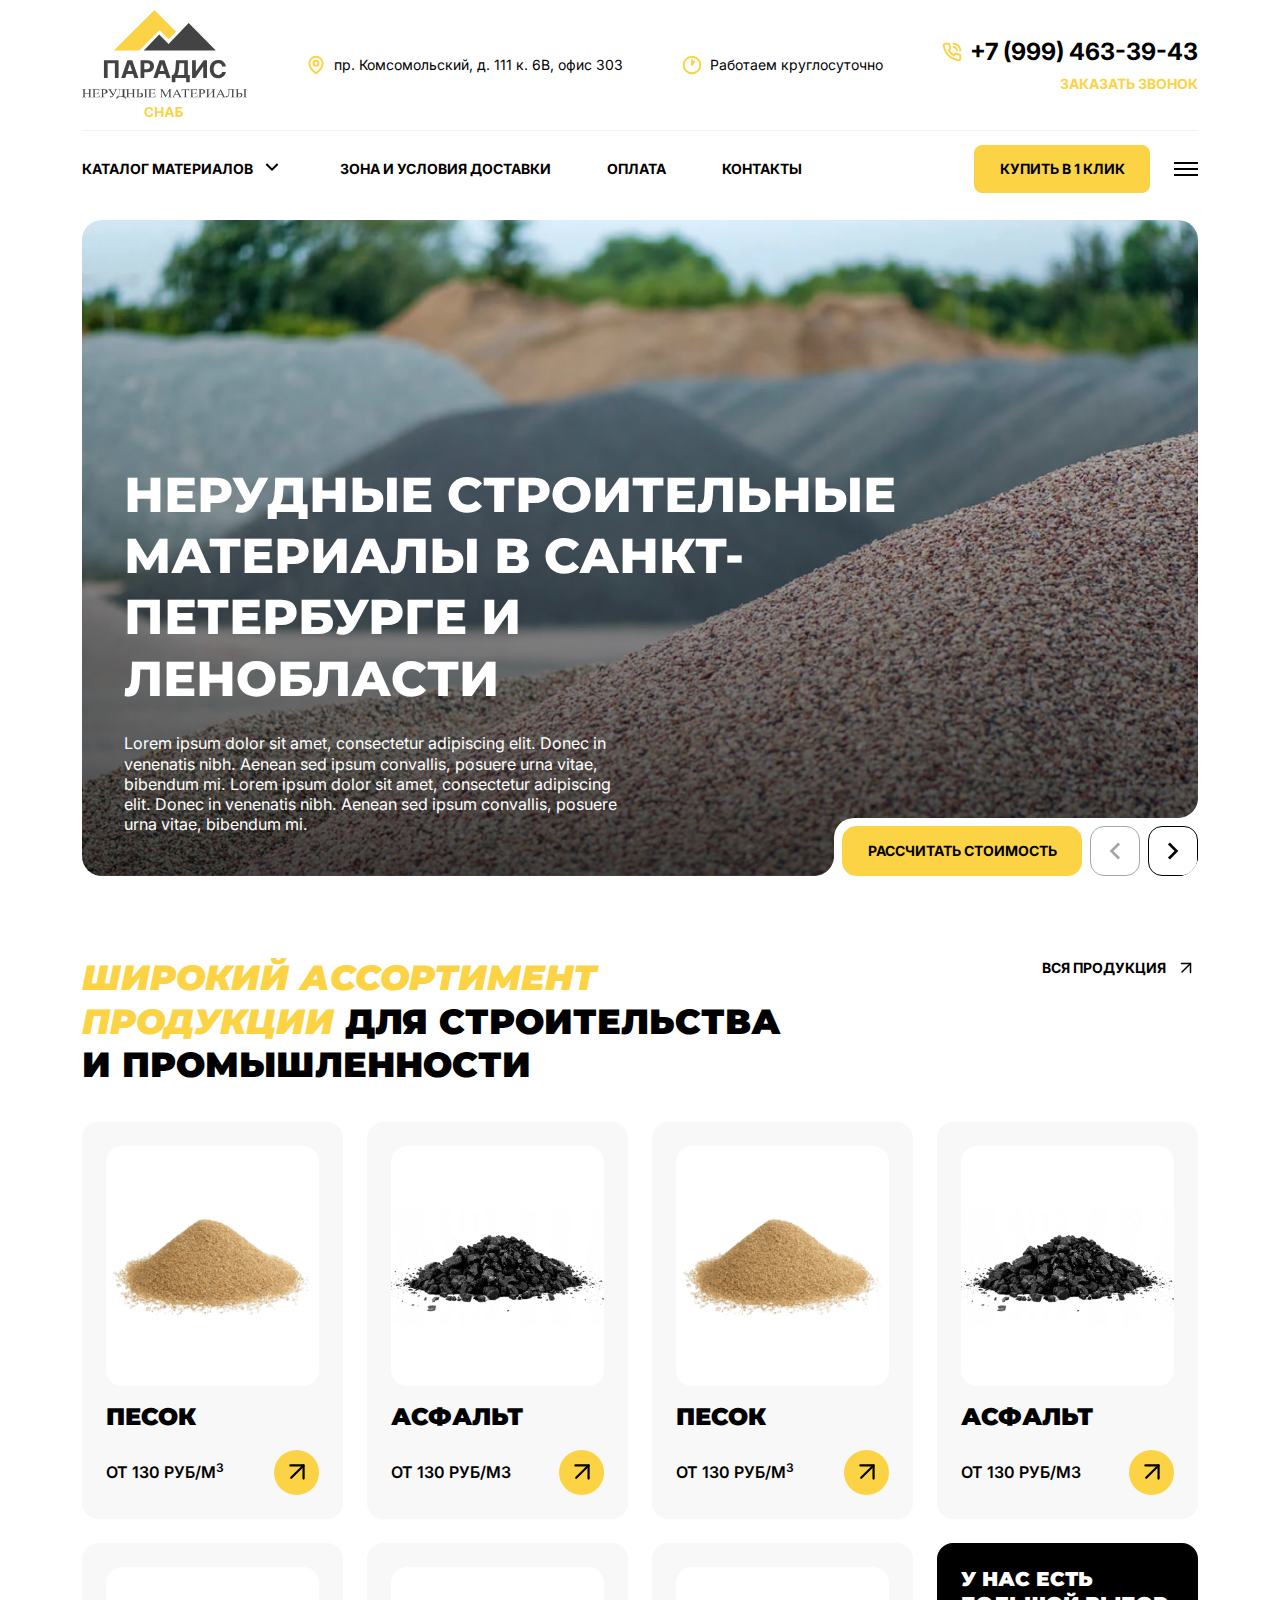
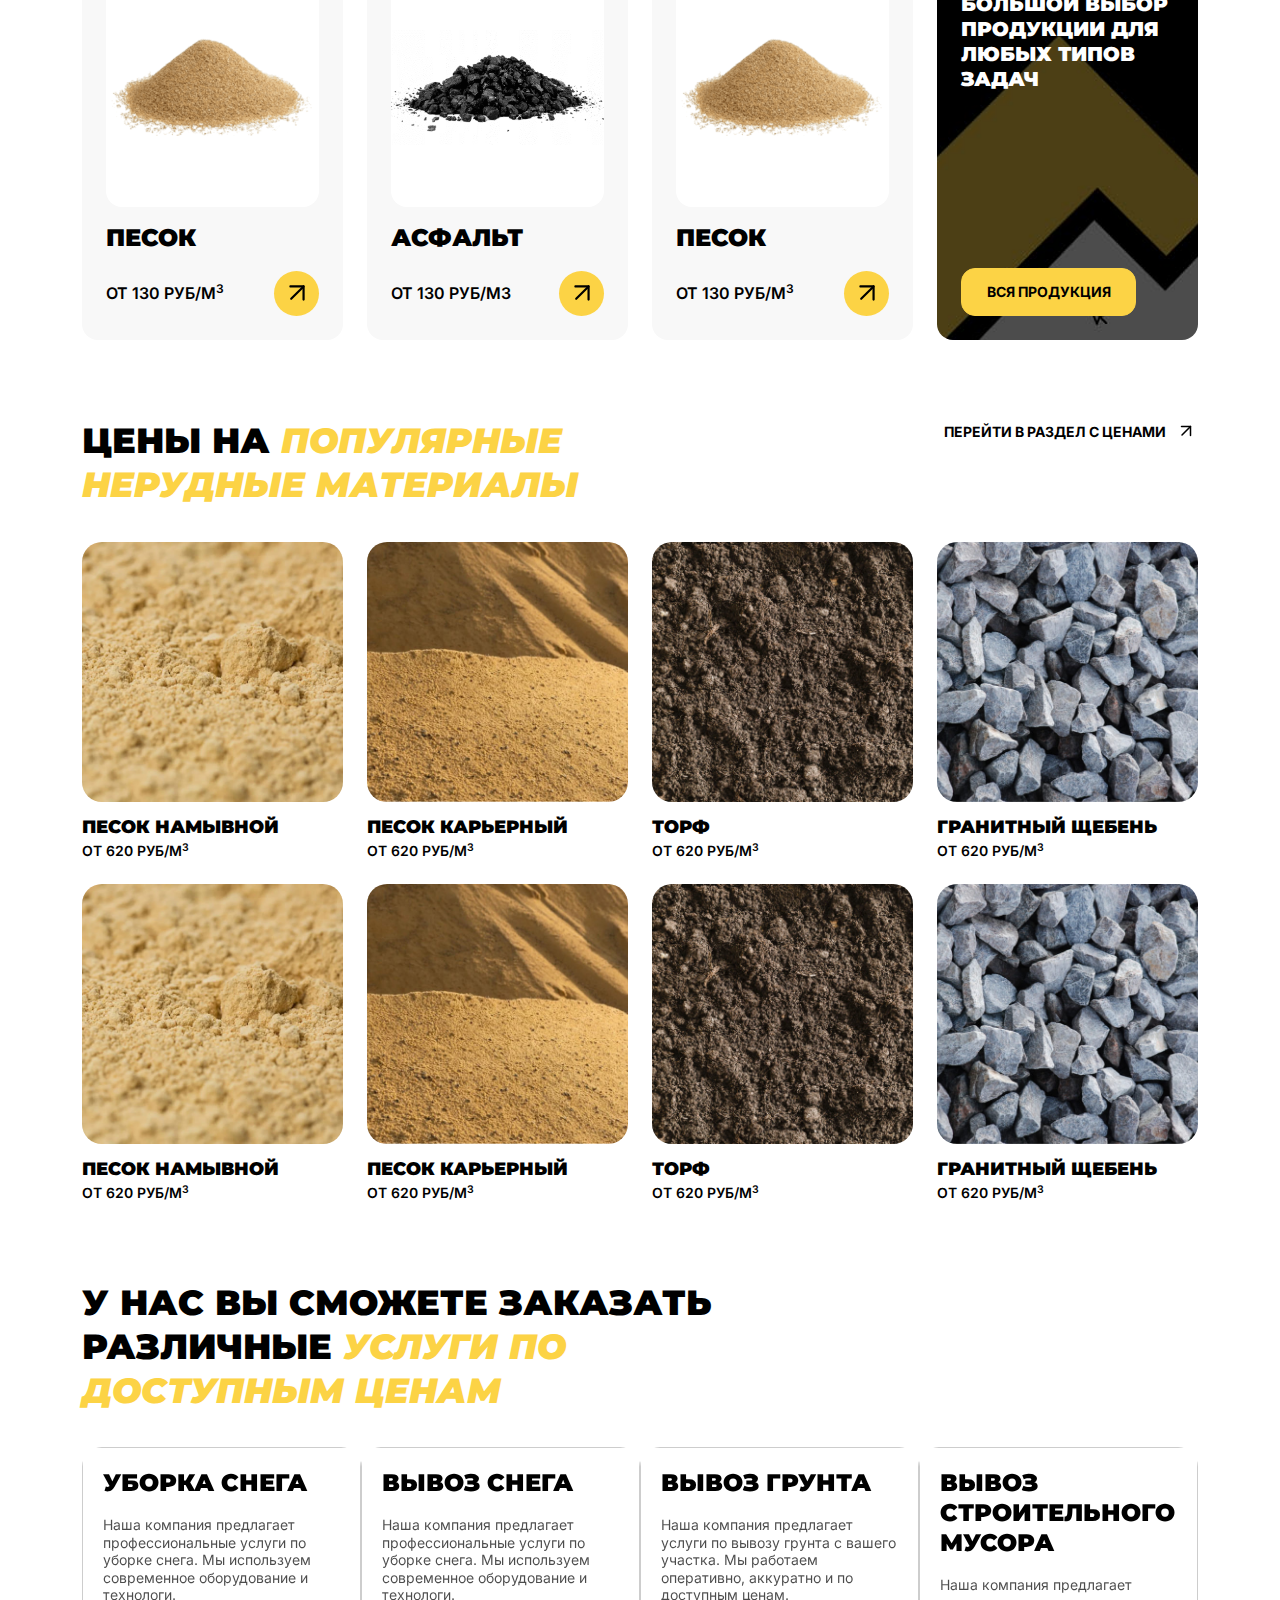
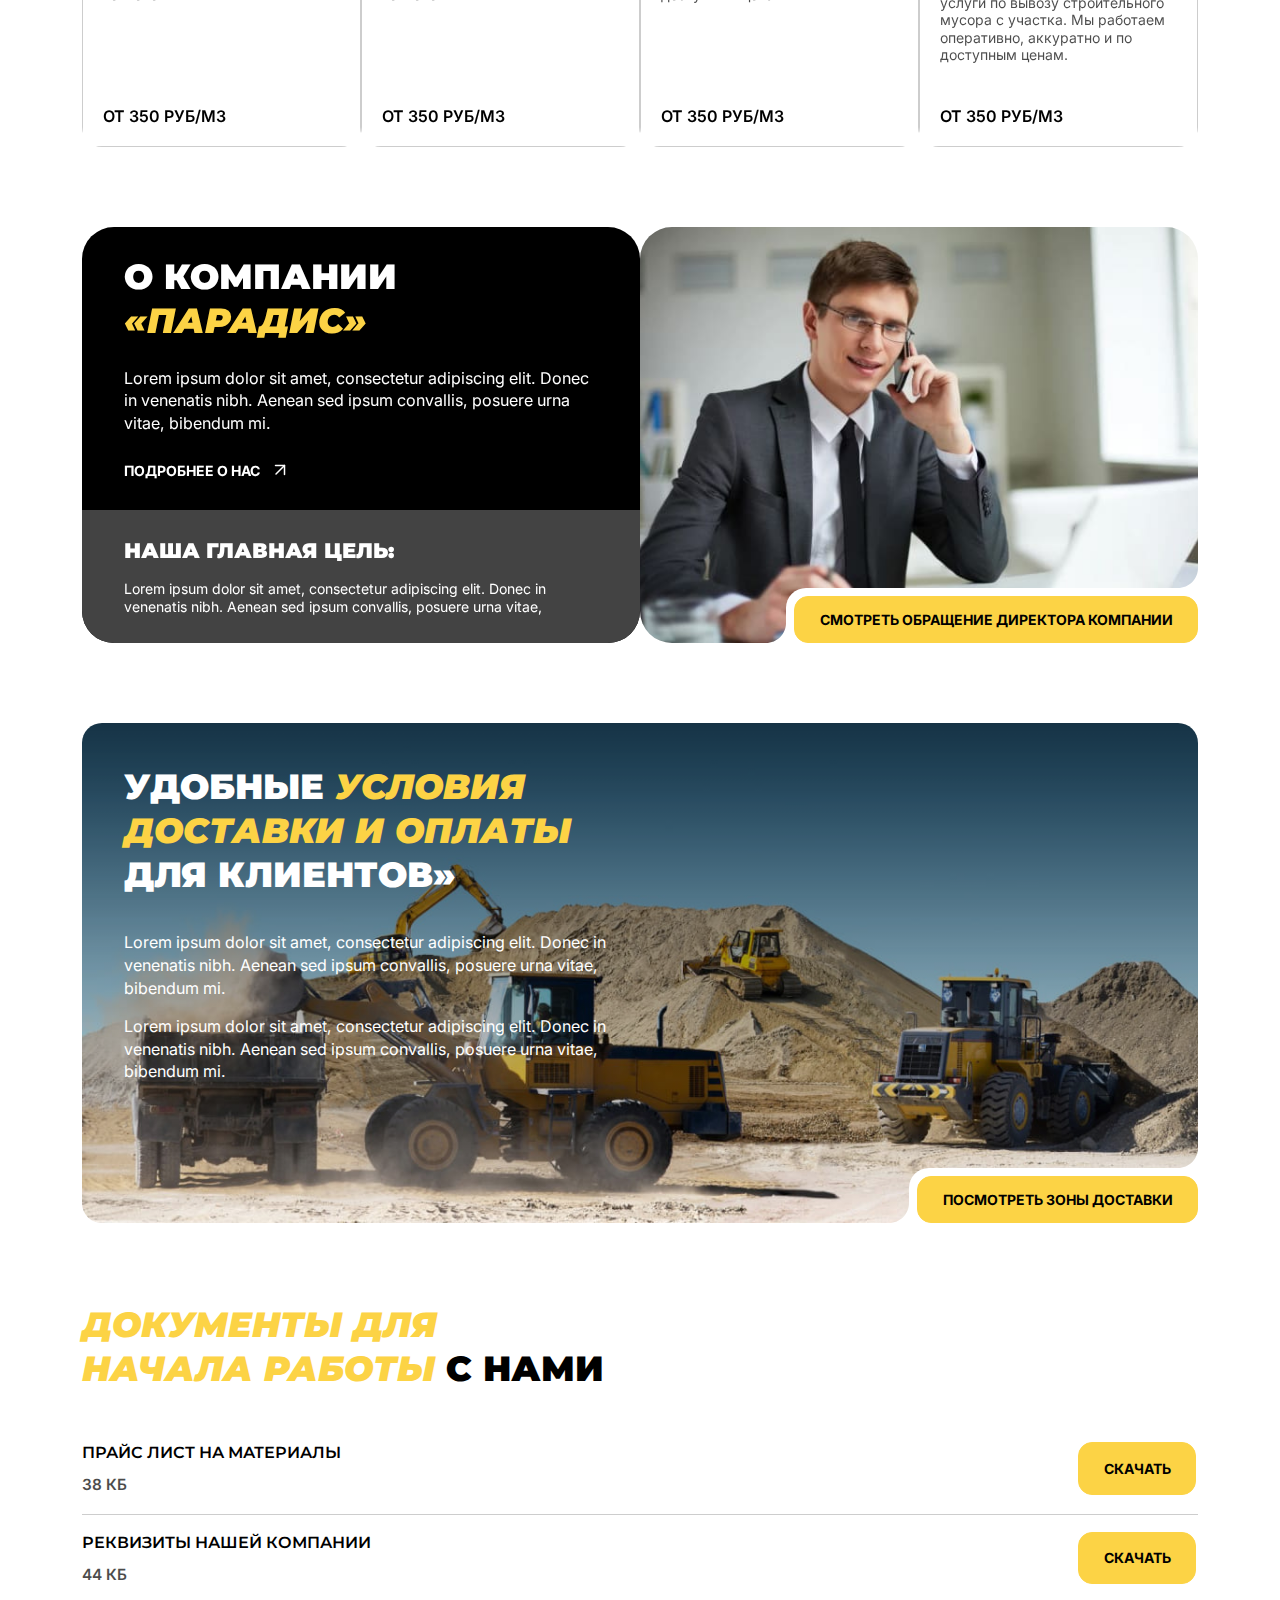
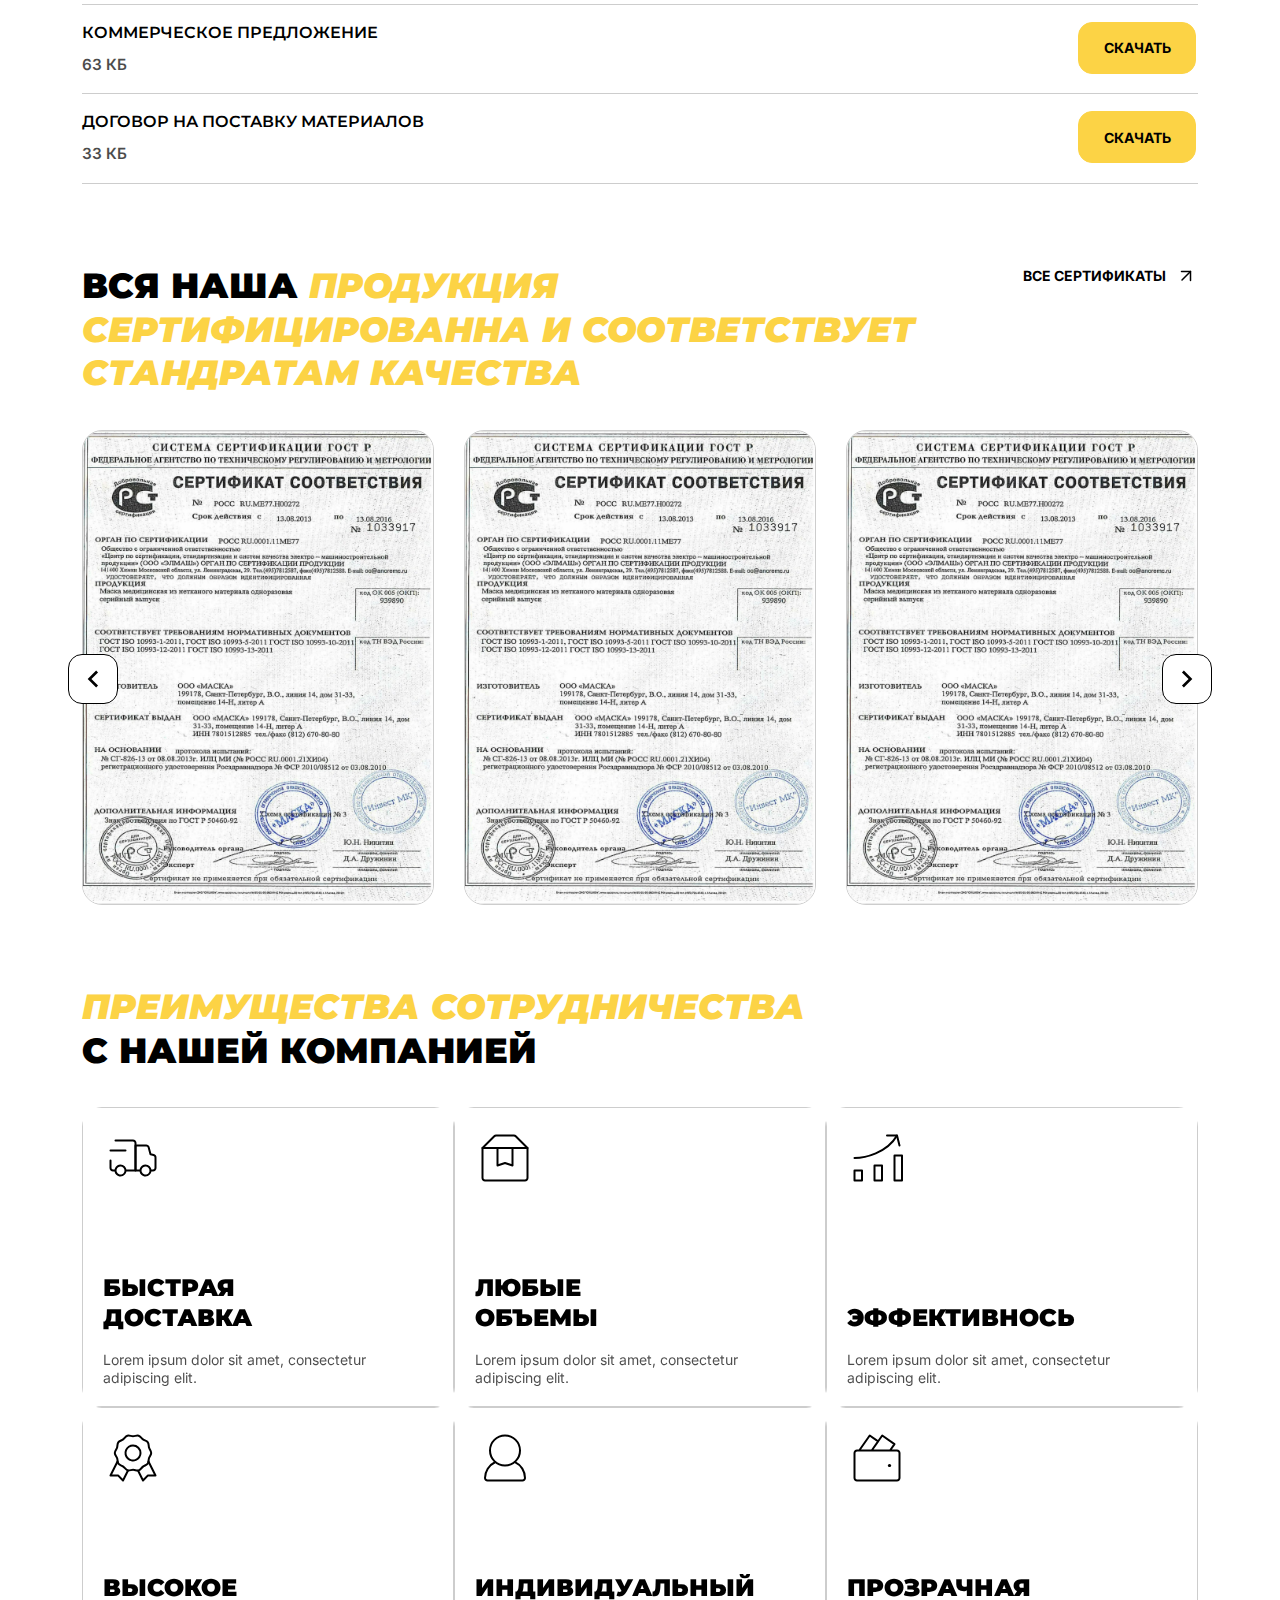
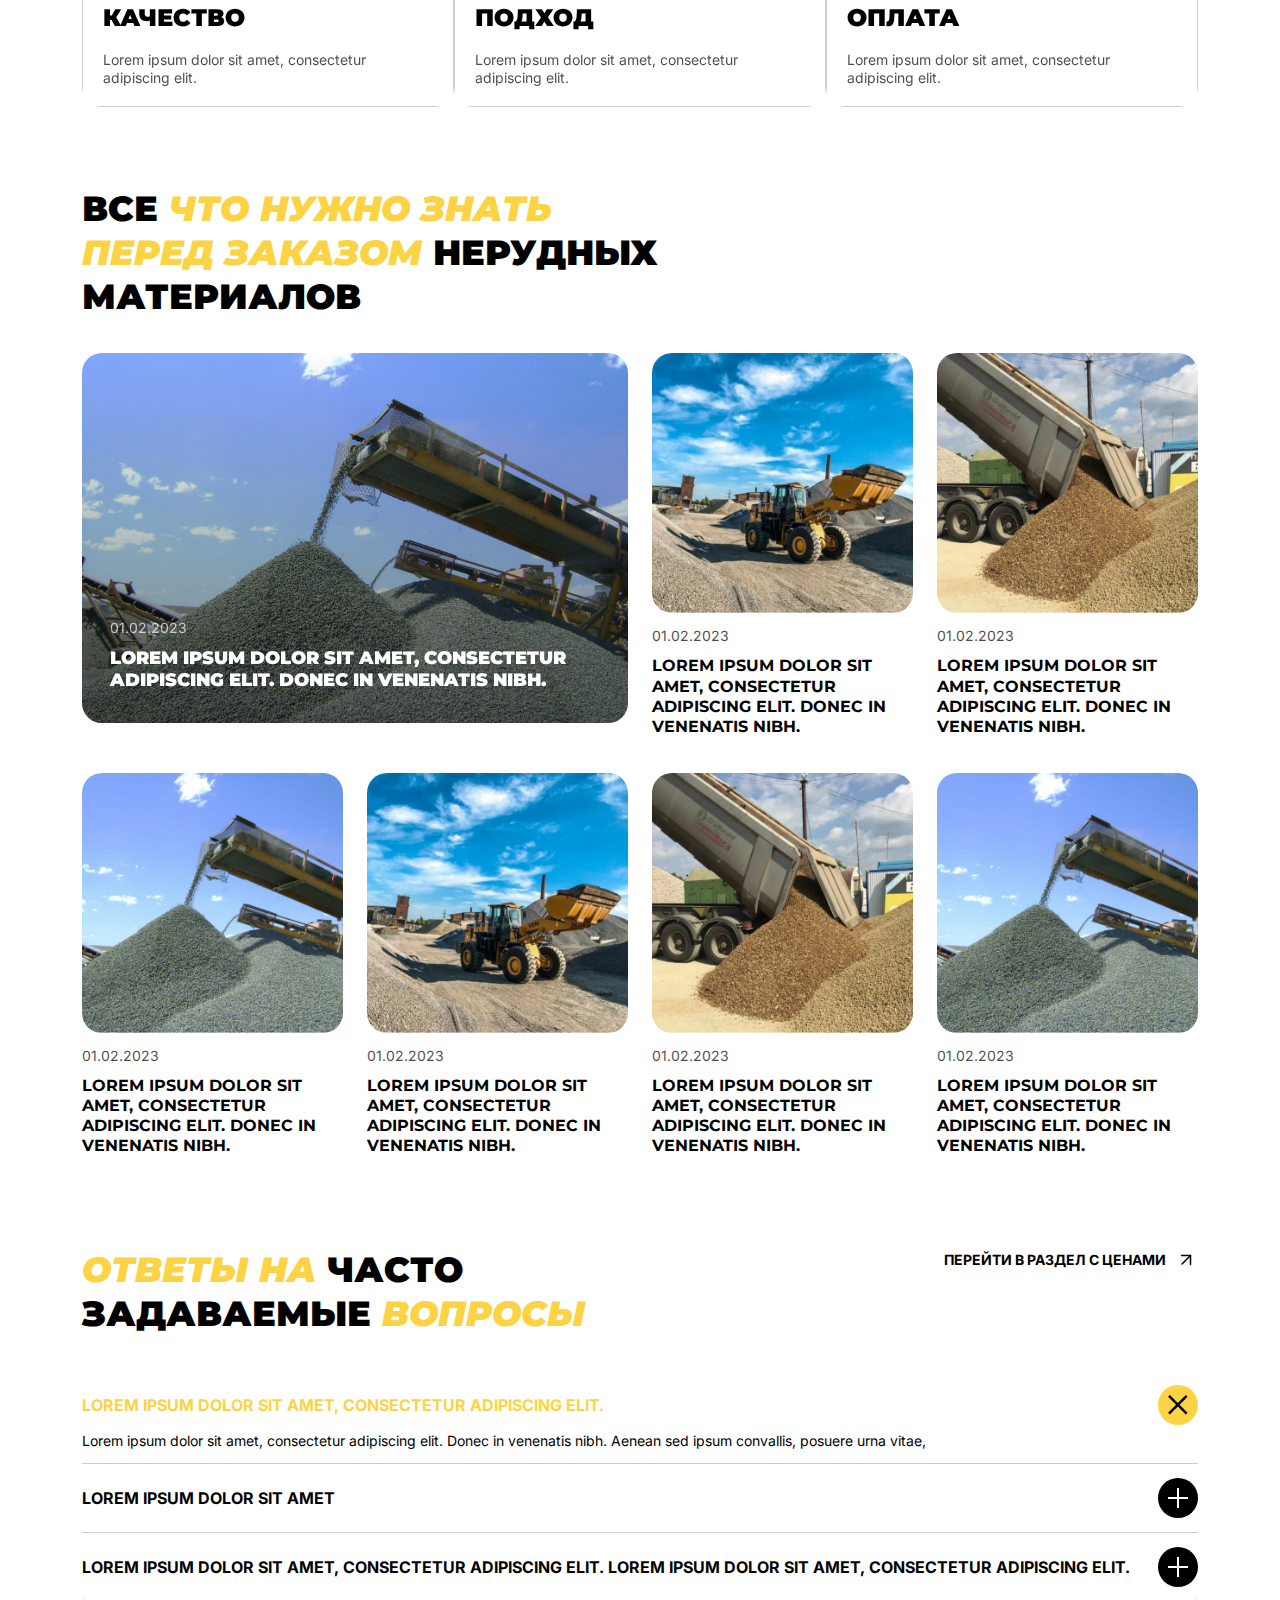
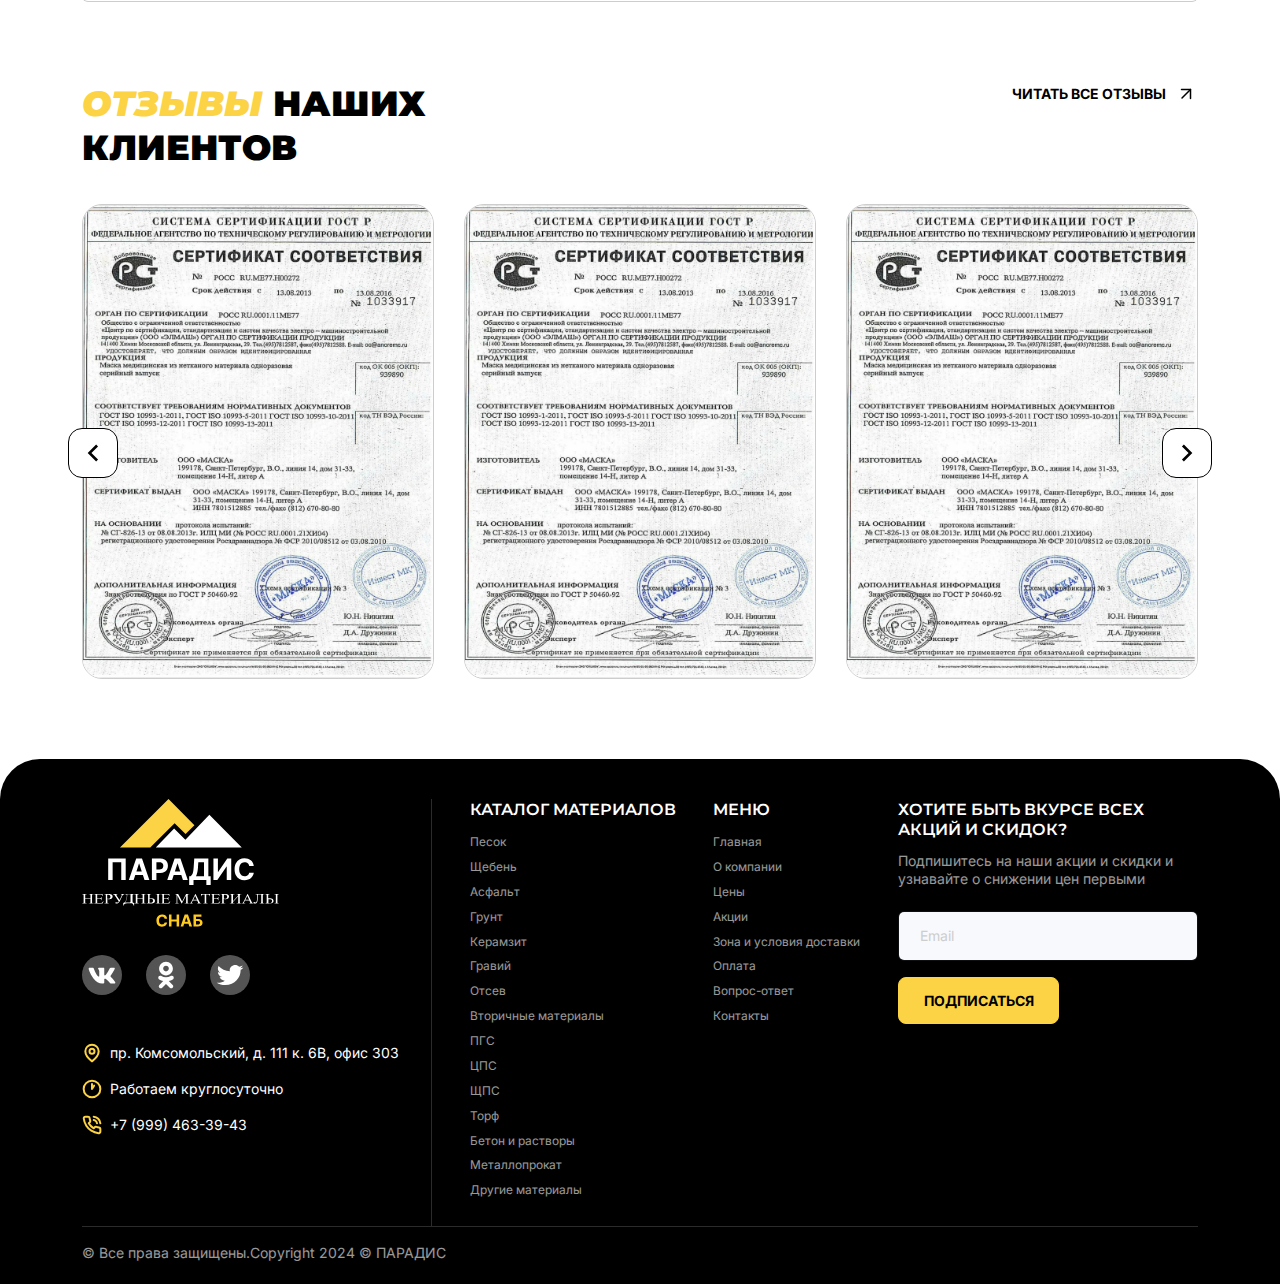
<file: index.html>
<!DOCTYPE html>
<html lang="ru">
<head>
    <meta charset="UTF-8">
    <meta name="viewport" content="width=device-width, initial-scale=1.0">
    <link rel="stylesheet" href="css/bootstrap.min.css">
    <link rel="stylesheet" href="css/swiper-bundle.min.css"/>
    <link rel="stylesheet" href="css/style.min.css">
    <title>Парадис</title>
</head>
<body>
    <header class="container px-xxl-5">
        <div class="d-flex justify-content-between align-items-center">
            <a href="index.html">
                <img src="imgs/logo.svg" alt="logo" class="logo">
            </a>
            <address class="d-none d-lg-flex align-items-center">
                <svg class="color-main" width="20" height="20" viewBox="0 0 20 20" fill="none" xmlns="http://www.w3.org/2000/svg">
                    <path d="M16.6666 8.33334C16.6666 13.3333 9.99992 18.3333 9.99992 18.3333C9.99992 18.3333 3.33325 13.3333 3.33325 8.33334C3.33325 6.56523 4.03563 4.86954 5.28587 3.61929C6.53612 2.36905 8.23181 1.66667 9.99992 1.66667C11.768 1.66667 13.4637 2.36905 14.714 3.61929C15.9642 4.86954 16.6666 6.56523 16.6666 8.33334Z" stroke="currentColor" stroke-width="2" stroke-linecap="round" stroke-linejoin="round"/>
                    <path d="M10 10.8333C11.3807 10.8333 12.5 9.71404 12.5 8.33333C12.5 6.95262 11.3807 5.83333 10 5.83333C8.61929 5.83333 7.5 6.95262 7.5 8.33333C7.5 9.71404 8.61929 10.8333 10 10.8333Z" stroke="currentColor" stroke-width="2" stroke-linecap="round" stroke-linejoin="round"/>
                </svg>                    
                <span class="ms-2">пр. Комсомольский, <br class="d-xl-none"/>д. 111 к. 6В, офис 303</span>
            </address>
            <div class="d-none d-lg-flex align-items-center">
                <svg class="color-main" width="20" height="20" viewBox="0 0 20 20" fill="none" xmlns="http://www.w3.org/2000/svg">
                    <path d="M9.99996 18.3333C14.6023 18.3333 18.3333 14.6024 18.3333 10C18.3333 5.39763 14.6023 1.66667 9.99996 1.66667C5.39759 1.66667 1.66663 5.39763 1.66663 10C1.66663 14.6024 5.39759 18.3333 9.99996 18.3333Z" stroke="currentColor" stroke-width="2" stroke-linecap="round" stroke-linejoin="round"/>
                    <path d="M10 5V10L12.0833 6.66667" stroke="currentColor" stroke-width="2" stroke-linecap="round" stroke-linejoin="round"/>
                </svg>                    
                <span class="ms-2">Работаем круглосуточно</span>
            </div>
            <div class="d-none d-sm-block ms-auto ms-lg-0">
                <a class="d-flex align-items-center mb-2" href="tel:+7 (999) 463-39-43">
                    <svg class="color-main" width="20" height="20" viewBox="0 0 20 20" fill="none" xmlns="http://www.w3.org/2000/svg">
                        <path d="M18.3333 14.1V16.6C18.3343 16.8321 18.2867 17.0618 18.1937 17.2745C18.1008 17.4871 17.9644 17.678 17.7934 17.8349C17.6224 17.9918 17.4205 18.1112 17.2006 18.1856C16.9808 18.2599 16.7478 18.2876 16.5167 18.2667C13.9523 17.988 11.4892 17.1118 9.32498 15.7083C7.31151 14.4289 5.60443 12.7218 4.32499 10.7083C2.91663 8.53433 2.04019 6.05916 1.76665 3.48333C1.74583 3.25288 1.77321 3.02063 1.84707 2.80135C1.92092 2.58207 2.03963 2.38057 2.19562 2.20968C2.35162 2.03879 2.54149 1.90225 2.75314 1.80876C2.9648 1.71527 3.1936 1.66688 3.42499 1.66666H5.92499C6.32941 1.66268 6.72148 1.80589 7.02812 2.0696C7.33476 2.33332 7.53505 2.69953 7.59165 3.09999C7.69717 3.90005 7.89286 4.6856 8.17499 5.44166C8.2871 5.73993 8.31137 6.06409 8.24491 6.37573C8.17844 6.68737 8.02404 6.97342 7.79998 7.19999L6.74165 8.25833C7.92795 10.3446 9.65536 12.072 11.7417 13.2583L12.8 12.2C13.0266 11.9759 13.3126 11.8215 13.6243 11.7551C13.9359 11.6886 14.26 11.7129 14.5583 11.825C15.3144 12.1071 16.0999 12.3028 16.9 12.4083C17.3048 12.4654 17.6745 12.6693 17.9388 12.9812C18.203 13.2931 18.3435 13.6913 18.3333 14.1Z" stroke="currentColor" stroke-width="2" stroke-linecap="round" stroke-linejoin="round"/>
                        <path d="M11.7084 1.66667C13.4069 1.84565 14.9935 2.599 16.2058 3.80216C17.418 5.00531 18.1833 6.58618 18.375 8.28334" stroke="currentColor" stroke-width="2" stroke-linecap="round" stroke-linejoin="round"/>
                        <path d="M11.7084 5C12.528 5.16161 13.2801 5.56586 13.867 6.16026C14.454 6.75466 14.8487 7.51177 15 8.33333" stroke="currentColor" stroke-width="2" stroke-linecap="round" stroke-linejoin="round"/>
                    </svg>                        
                    <span class="fs-17 fw-7 ms-2">+7 (999) 463-39-43</span>
                </a>
                <button type="button" data-bs-toggle="modal" data-bs-target="#callbackModal" class="color-main fw-7 ms-auto text-uppercase">Заказать звонок</button>
            </div>
            <a href="tel:+7 (999) 463-39-43" class="btn-call ms-auto d-sm-none">
                <svg width="20" height="20" viewBox="0 0 20 20" fill="none" xmlns="http://www.w3.org/2000/svg">
                    <path d="M18.3333 14.1V16.6C18.3343 16.8321 18.2867 17.0618 18.1937 17.2745C18.1008 17.4871 17.9644 17.678 17.7934 17.8349C17.6224 17.9918 17.4205 18.1112 17.2006 18.1856C16.9808 18.2599 16.7478 18.2876 16.5167 18.2667C13.9523 17.988 11.4892 17.1118 9.32498 15.7083C7.31151 14.4289 5.60443 12.7218 4.32499 10.7083C2.91663 8.53433 2.04019 6.05916 1.76665 3.48333C1.74583 3.25288 1.77321 3.02063 1.84707 2.80135C1.92092 2.58207 2.03963 2.38057 2.19562 2.20968C2.35162 2.03879 2.54149 1.90225 2.75314 1.80876C2.9648 1.71527 3.1936 1.66688 3.42499 1.66666H5.92499C6.32941 1.66268 6.72148 1.80589 7.02812 2.0696C7.33476 2.33332 7.53505 2.69953 7.59165 3.09999C7.69717 3.90005 7.89286 4.6856 8.17499 5.44166C8.2871 5.73993 8.31137 6.06409 8.24491 6.37573C8.17844 6.68737 8.02404 6.97342 7.79998 7.19999L6.74165 8.25833C7.92795 10.3446 9.65536 12.072 11.7417 13.2583L12.8 12.2C13.0266 11.9759 13.3126 11.8215 13.6243 11.7551C13.9359 11.6886 14.26 11.7129 14.5583 11.825C15.3144 12.1071 16.0999 12.3028 16.9 12.4083C17.3048 12.4654 17.6745 12.6693 17.9388 12.9812C18.203 13.2931 18.3435 13.6913 18.3333 14.1Z" stroke="currentColor" stroke-width="2" stroke-linecap="round" stroke-linejoin="round"/>
                    <path d="M11.7084 1.66667C13.4069 1.84565 14.9935 2.599 16.2058 3.80216C17.418 5.00531 18.1833 6.58618 18.375 8.28334" stroke="currentColor" stroke-width="2" stroke-linecap="round" stroke-linejoin="round"/>
                    <path d="M11.7084 5C12.528 5.16161 13.2801 5.56586 13.867 6.16026C14.454 6.75466 14.8487 7.51177 15 8.33333" stroke="currentColor" stroke-width="2" stroke-linecap="round" stroke-linejoin="round"/>
                </svg>
            </a>
            <button type="button" data-bs-toggle="offcanvas" data-bs-target="#offcanvasMenu" class="ms-4 ms-sm-5 d-lg-none">
                <svg width="24" height="24" viewBox="0 0 24 24" fill="none" xmlns="http://www.w3.org/2000/svg">
                    <rect y="5" width="24" height="2" fill="currentColor"/>
                    <rect y="11" width="24" height="2" fill="currentColor"/>
                    <rect y="17" width="24" height="2" fill="currentColor"/>
                </svg>                        
            </button>
        </div>

        <hr class="d-none d-lg-block">

        <nav class="d-none d-lg-flex justify-content-between align-items-center">
            <ul>
                <li class="hover">
                    <a href="" class="hover-link">
                        <span>кАТАЛОГ МАТЕРИАЛОВ</span>
                        <svg width="24" height="24" viewBox="0 0 24 24" fill="none" xmlns="http://www.w3.org/2000/svg">
                            <path d="M12 13.172L16.95 8.222L18.364 9.636L12 16L5.63601 9.636L7.05001 8.222L12 13.172Z" fill="currentColor"/>
                        </svg>
                    </a>
                    <ul class="hover-menu">
                        <li><a href="#">Раздел каталога</a></li>
                        <li><a href="#">Раздел каталога</a></li>
                        <li><a href="#">Раздел каталога</a></li>
                        <li><a href="#">Раздел каталога</a></li>
                    </ul>
                </li>
                <li>
                    <a href="">Зона и условия доставки</a>
                </li>
                <li>
                    <a href="">оПЛАТА</a>
                </li>
                <li>
                    <a href="">кОНТАКТЫ</a>
                </li>
            </ul>
            <div class="d-flex align-items-centers">
                <button type="button" data-bs-toggle="modal" data-bs-target="#orderModal" class="btn-fill radius-MD">кУПИТЬ В 1 КЛИК</button>
                <button type="button" data-bs-toggle="offcanvas" data-bs-target="#offcanvasMenu" class="ms-4">
                    <svg width="24" height="24" viewBox="0 0 24 24" fill="none" xmlns="http://www.w3.org/2000/svg">
                        <rect y="5" width="24" height="2" fill="currentColor"/>
                        <rect y="11" width="24" height="2" fill="currentColor"/>
                        <rect y="17" width="24" height="2" fill="currentColor"/>
                    </svg>                        
                </button>
            </div>
        </nav>
    </header>

    <main>
        <section class="container px-xxl-0">
            <div class="position-relative">
                <div class="swiper swiper-main">
                    <div class="swiper-wrapper">
                        <div class="swiper-slide">
                            <img src="imgs/slide.jpg" alt="slide">
                            <div class="swiper-main-caption">
                                <h1>Нерудные строительные материалы в Санкт-Петербурге и Ленобласти</h1>
                                <p>Lorem ipsum dolor sit amet, consectetur adipiscing elit. Donec in venenatis nibh. Aenean sed ipsum convallis, posuere urna vitae, bibendum mi. Lorem ipsum dolor sit amet, consectetur adipiscing elit. Donec in venenatis nibh. Aenean sed ipsum convallis, posuere urna vitae, bibendum mi.</p>
                            </div>
                        </div>
                        <div class="swiper-slide">
                            <img src="imgs/slide.jpg" alt="slide">
                            <div class="swiper-main-caption">
                                <h1>Нерудные строительные материалы в Санкт-Петербурге и Ленобласти</h1>
                                <p>Lorem ipsum dolor sit amet, consectetur adipiscing elit. Donec in venenatis nibh. Aenean sed ipsum convallis, posuere urna vitae, bibendum mi. Lorem ipsum dolor sit amet, consectetur adipiscing elit. Donec in venenatis nibh. Aenean sed ipsum convallis, posuere urna vitae, bibendum mi.</p>
                            </div>
                        </div>
                        <div class="swiper-slide">
                            <img src="imgs/slide.jpg" alt="slide">
                            <div class="swiper-main-caption">
                                <h1>Нерудные строительные материалы в Санкт-Петербурге и Ленобласти</h1>
                                <p>Lorem ipsum dolor sit amet, consectetur adipiscing elit. Donec in venenatis nibh. Aenean sed ipsum convallis, posuere urna vitae, bibendum mi. Lorem ipsum dolor sit amet, consectetur adipiscing elit. Donec in venenatis nibh. Aenean sed ipsum convallis, posuere urna vitae, bibendum mi.</p>
                            </div>
                        </div>
                    </div>
                    <div class="swiper-pagination"></div>
                    <div class="swiper-main-buttons">
                        <button type="button" class="btn-fill">рАССЧИТАТЬ СТОИМОСТЬ</button>
                        <div class="swiper-button-prev">
                            <svg width="32" height="32" viewBox="0 0 32 32" fill="none" xmlns="http://www.w3.org/2000/svg">
                                <path d="M14.4374 16L21.0374 22.6L19.152 24.4854L10.6667 16L19.152 7.51468L21.0374 9.40002L14.4374 16Z" fill="currentColor"/>
                            </svg>                            
                        </div>
                        <div class="swiper-button-next">
                            <svg width="32" height="32" viewBox="0 0 32 32" fill="none" xmlns="http://www.w3.org/2000/svg">
                                <path d="M17.5626 16L10.9626 9.39998L12.848 7.51465L21.3333 16L12.848 24.4853L10.9626 22.6L17.5626 16Z" fill="currentColor"/>
                            </svg>                            
                        </div>
                    </div>
                </div>
            </div>
        </section>

        <section class="container px-xxl-5">
            <div class="mb-4 mb-sm-0 d-sm-flex justify-content-between align-items-start">
                <h2><span class="color-main fst-italic">широкий ассортимент <br/>продукции</span> для строительства <br/>и промышленности</h2>
                <a href="" class="link-more">
                    <span class="me-2">Вся продукция</span>
                    <svg width="24" height="24" viewBox="0 0 24 24" fill="none" xmlns="http://www.w3.org/2000/svg">
                        <path fill-rule="evenodd" clip-rule="evenodd" d="M7.46967 16.5303C7.17678 16.2374 7.17678 15.7626 7.46967 15.4697L15.9697 6.96967C16.2626 6.67678 16.7374 6.67678 17.0303 6.96967C17.3232 7.26256 17.3232 7.73744 17.0303 8.03033L8.53033 16.5303C8.23744 16.8232 7.76256 16.8232 7.46967 16.5303Z" fill="currentColor"/>
                        <path fill-rule="evenodd" clip-rule="evenodd" d="M16.5 17.25C16.0858 17.25 15.75 16.9142 15.75 16.5L15.75 8.25L7.5 8.25C7.08579 8.25 6.75 7.91421 6.75 7.5C6.75 7.08579 7.08579 6.75 7.5 6.75L16.5 6.75C16.9142 6.75 17.25 7.08579 17.25 7.5L17.25 16.5C17.25 16.9142 16.9142 17.25 16.5 17.25Z" fill="currentColor"/>
                    </svg>                        
                </a>
            </div>

            <div class="row row-cols-2 row-cols-lg-3 row-cols-xl-4 g-3 g-md-4">
                <div>
                    <div class="product-card">
                        <a href=""><img src="imgs/products/sand.png" alt="Песок"></a>
                        <h3><a href="">Песок</a></h3>
                        <div class="product-card-bottom">
                            <div class="product-card-price">от 130 руб/м<sup>3</sup></div>
                            <a href="" class="product-card-btn">
                                <svg width="37" height="37" viewBox="0 0 37 37" fill="none" xmlns="http://www.w3.org/2000/svg">
                                    <path fill-rule="evenodd" clip-rule="evenodd" d="M11.7045 25.2926C11.2652 24.8532 11.2652 24.1409 11.7045 23.7016L24.4545 10.9516C24.8938 10.5122 25.6062 10.5122 26.0455 10.9516C26.4848 11.3909 26.4848 12.1032 26.0455 12.5426L13.2955 25.2926C12.8562 25.7319 12.1438 25.7319 11.7045 25.2926Z" fill="black"/>
                                    <path fill-rule="evenodd" clip-rule="evenodd" d="M25.25 26.3721C24.6287 26.3721 24.125 25.8684 24.125 25.2471L24.125 12.8721L11.75 12.8721C11.1287 12.8721 10.625 12.3684 10.625 11.7471C10.625 11.1257 11.1287 10.6221 11.75 10.6221L25.25 10.6221C25.8713 10.6221 26.375 11.1258 26.375 11.7471L26.375 25.2471C26.375 25.8684 25.8713 26.3721 25.25 26.3721Z" fill="black"/>
                                </svg>                                    
                            </a>
                        </div>
                    </div>
                </div>
                <div>
                    <div class="product-card">
                        <a href=""><img src="imgs/products/asphalt.png" alt="Асфальт"></a>
                        <h3><a href="">Асфальт</a></h3>
                        <div class="product-card-bottom">
                            <div class="product-card-price">от 130 руб/м3</div>
                            <a href="" class="product-card-btn">
                                <svg width="37" height="37" viewBox="0 0 37 37" fill="none" xmlns="http://www.w3.org/2000/svg">
                                    <path fill-rule="evenodd" clip-rule="evenodd" d="M11.7045 25.2926C11.2652 24.8532 11.2652 24.1409 11.7045 23.7016L24.4545 10.9516C24.8938 10.5122 25.6062 10.5122 26.0455 10.9516C26.4848 11.3909 26.4848 12.1032 26.0455 12.5426L13.2955 25.2926C12.8562 25.7319 12.1438 25.7319 11.7045 25.2926Z" fill="black"/>
                                    <path fill-rule="evenodd" clip-rule="evenodd" d="M25.25 26.3721C24.6287 26.3721 24.125 25.8684 24.125 25.2471L24.125 12.8721L11.75 12.8721C11.1287 12.8721 10.625 12.3684 10.625 11.7471C10.625 11.1257 11.1287 10.6221 11.75 10.6221L25.25 10.6221C25.8713 10.6221 26.375 11.1258 26.375 11.7471L26.375 25.2471C26.375 25.8684 25.8713 26.3721 25.25 26.3721Z" fill="black"/>
                                </svg>                                    
                            </a>
                        </div>
                    </div>
                </div>
                <div>
                    <div class="product-card">
                        <a href=""><img src="imgs/products/sand.png" alt="Песок"></a>
                        <h3><a href="">Песок</a></h3>
                        <div class="product-card-bottom">
                            <div class="product-card-price">от 130 руб/м<sup>3</sup></div>
                            <a href="" class="product-card-btn">
                                <svg width="37" height="37" viewBox="0 0 37 37" fill="none" xmlns="http://www.w3.org/2000/svg">
                                    <path fill-rule="evenodd" clip-rule="evenodd" d="M11.7045 25.2926C11.2652 24.8532 11.2652 24.1409 11.7045 23.7016L24.4545 10.9516C24.8938 10.5122 25.6062 10.5122 26.0455 10.9516C26.4848 11.3909 26.4848 12.1032 26.0455 12.5426L13.2955 25.2926C12.8562 25.7319 12.1438 25.7319 11.7045 25.2926Z" fill="black"/>
                                    <path fill-rule="evenodd" clip-rule="evenodd" d="M25.25 26.3721C24.6287 26.3721 24.125 25.8684 24.125 25.2471L24.125 12.8721L11.75 12.8721C11.1287 12.8721 10.625 12.3684 10.625 11.7471C10.625 11.1257 11.1287 10.6221 11.75 10.6221L25.25 10.6221C25.8713 10.6221 26.375 11.1258 26.375 11.7471L26.375 25.2471C26.375 25.8684 25.8713 26.3721 25.25 26.3721Z" fill="black"/>
                                </svg>                                    
                            </a>
                        </div>
                    </div>
                </div>
                <div>
                    <div class="product-card">
                        <a href=""><img src="imgs/products/asphalt.png" alt="Асфальт"></a>
                        <h3><a href="">Асфальт</a></h3>
                        <div class="product-card-bottom">
                            <div class="product-card-price">от 130 руб/м3</div>
                            <a href="" class="product-card-btn">
                                <svg width="37" height="37" viewBox="0 0 37 37" fill="none" xmlns="http://www.w3.org/2000/svg">
                                    <path fill-rule="evenodd" clip-rule="evenodd" d="M11.7045 25.2926C11.2652 24.8532 11.2652 24.1409 11.7045 23.7016L24.4545 10.9516C24.8938 10.5122 25.6062 10.5122 26.0455 10.9516C26.4848 11.3909 26.4848 12.1032 26.0455 12.5426L13.2955 25.2926C12.8562 25.7319 12.1438 25.7319 11.7045 25.2926Z" fill="black"/>
                                    <path fill-rule="evenodd" clip-rule="evenodd" d="M25.25 26.3721C24.6287 26.3721 24.125 25.8684 24.125 25.2471L24.125 12.8721L11.75 12.8721C11.1287 12.8721 10.625 12.3684 10.625 11.7471C10.625 11.1257 11.1287 10.6221 11.75 10.6221L25.25 10.6221C25.8713 10.6221 26.375 11.1258 26.375 11.7471L26.375 25.2471C26.375 25.8684 25.8713 26.3721 25.25 26.3721Z" fill="black"/>
                                </svg>                                    
                            </a>
                        </div>
                    </div>
                </div>
                <div>
                    <div class="product-card">
                        <a href=""><img src="imgs/products/sand.png" alt="Песок"></a>
                        <h3><a href="">Песок</a></h3>
                        <div class="product-card-bottom">
                            <div class="product-card-price">от 130 руб/м<sup>3</sup></div>
                            <a href="" class="product-card-btn">
                                <svg width="37" height="37" viewBox="0 0 37 37" fill="none" xmlns="http://www.w3.org/2000/svg">
                                    <path fill-rule="evenodd" clip-rule="evenodd" d="M11.7045 25.2926C11.2652 24.8532 11.2652 24.1409 11.7045 23.7016L24.4545 10.9516C24.8938 10.5122 25.6062 10.5122 26.0455 10.9516C26.4848 11.3909 26.4848 12.1032 26.0455 12.5426L13.2955 25.2926C12.8562 25.7319 12.1438 25.7319 11.7045 25.2926Z" fill="black"/>
                                    <path fill-rule="evenodd" clip-rule="evenodd" d="M25.25 26.3721C24.6287 26.3721 24.125 25.8684 24.125 25.2471L24.125 12.8721L11.75 12.8721C11.1287 12.8721 10.625 12.3684 10.625 11.7471C10.625 11.1257 11.1287 10.6221 11.75 10.6221L25.25 10.6221C25.8713 10.6221 26.375 11.1258 26.375 11.7471L26.375 25.2471C26.375 25.8684 25.8713 26.3721 25.25 26.3721Z" fill="black"/>
                                </svg>                                    
                            </a>
                        </div>
                    </div>
                </div>
                <div>
                    <div class="product-card">
                        <a href=""><img src="imgs/products/asphalt.png" alt="Асфальт"></a>
                        <h3><a href="">Асфальт</a></h3>
                        <div class="product-card-bottom">
                            <div class="product-card-price">от 130 руб/м3</div>
                            <a href="" class="product-card-btn">
                                <svg width="37" height="37" viewBox="0 0 37 37" fill="none" xmlns="http://www.w3.org/2000/svg">
                                    <path fill-rule="evenodd" clip-rule="evenodd" d="M11.7045 25.2926C11.2652 24.8532 11.2652 24.1409 11.7045 23.7016L24.4545 10.9516C24.8938 10.5122 25.6062 10.5122 26.0455 10.9516C26.4848 11.3909 26.4848 12.1032 26.0455 12.5426L13.2955 25.2926C12.8562 25.7319 12.1438 25.7319 11.7045 25.2926Z" fill="black"/>
                                    <path fill-rule="evenodd" clip-rule="evenodd" d="M25.25 26.3721C24.6287 26.3721 24.125 25.8684 24.125 25.2471L24.125 12.8721L11.75 12.8721C11.1287 12.8721 10.625 12.3684 10.625 11.7471C10.625 11.1257 11.1287 10.6221 11.75 10.6221L25.25 10.6221C25.8713 10.6221 26.375 11.1258 26.375 11.7471L26.375 25.2471C26.375 25.8684 25.8713 26.3721 25.25 26.3721Z" fill="black"/>
                                </svg>                                    
                            </a>
                        </div>
                    </div>
                </div>
                <div>
                    <div class="product-card">
                        <a href=""><img src="imgs/products/sand.png" alt="Песок"></a>
                        <h3><a href="">Песок</a></h3>
                        <div class="product-card-bottom">
                            <div class="product-card-price">от 130 руб/м<sup>3</sup></div>
                            <a href="" class="product-card-btn">
                                <svg width="37" height="37" viewBox="0 0 37 37" fill="none" xmlns="http://www.w3.org/2000/svg">
                                    <path fill-rule="evenodd" clip-rule="evenodd" d="M11.7045 25.2926C11.2652 24.8532 11.2652 24.1409 11.7045 23.7016L24.4545 10.9516C24.8938 10.5122 25.6062 10.5122 26.0455 10.9516C26.4848 11.3909 26.4848 12.1032 26.0455 12.5426L13.2955 25.2926C12.8562 25.7319 12.1438 25.7319 11.7045 25.2926Z" fill="black"/>
                                    <path fill-rule="evenodd" clip-rule="evenodd" d="M25.25 26.3721C24.6287 26.3721 24.125 25.8684 24.125 25.2471L24.125 12.8721L11.75 12.8721C11.1287 12.8721 10.625 12.3684 10.625 11.7471C10.625 11.1257 11.1287 10.6221 11.75 10.6221L25.25 10.6221C25.8713 10.6221 26.375 11.1258 26.375 11.7471L26.375 25.2471C26.375 25.8684 25.8713 26.3721 25.25 26.3721Z" fill="black"/>
                                </svg>                                    
                            </a>
                        </div>
                    </div>
                </div>
                <div>
                    <div class="products-all">
                        <h5>У нас есть большой выбор продукции для любых типов задач</h5>
                        <button type="button" class="btn-fill">Вся продукция</button>
                    </div>
                </div>
            </div>
        </section>

        <section class="container px-xxl-5">
            <div class="mb-4 mb-sm-0 d-sm-flex justify-content-between align-items-start">
                <h2>Цены на <span class="color-main fst-italic">популярные <br/>нерудные материалы</span></h2>
                <a href="" class="link-more">
                    <span class="me-2">Перейти в раздел с ценами</span>
                    <svg width="24" height="24" viewBox="0 0 24 24" fill="none" xmlns="http://www.w3.org/2000/svg">
                        <path fill-rule="evenodd" clip-rule="evenodd" d="M7.46967 16.5303C7.17678 16.2374 7.17678 15.7626 7.46967 15.4697L15.9697 6.96967C16.2626 6.67678 16.7374 6.67678 17.0303 6.96967C17.3232 7.26256 17.3232 7.73744 17.0303 8.03033L8.53033 16.5303C8.23744 16.8232 7.76256 16.8232 7.46967 16.5303Z" fill="currentColor"/>
                        <path fill-rule="evenodd" clip-rule="evenodd" d="M16.5 17.25C16.0858 17.25 15.75 16.9142 15.75 16.5L15.75 8.25L7.5 8.25C7.08579 8.25 6.75 7.91421 6.75 7.5C6.75 7.08579 7.08579 6.75 7.5 6.75L16.5 6.75C16.9142 6.75 17.25 7.08579 17.25 7.5L17.25 16.5C17.25 16.9142 16.9142 17.25 16.5 17.25Z" fill="currentColor"/>
                    </svg>                        
                </a>
            </div>

            <div class="row row-cols-sm-2 row-cols-lg-3 row-cols-xl-4 g-3 g-md-4">
                <div>
                    <div class="product-card2">
                        <a href="" class="product-card2-img">
                            <img src="imgs/products/prod.jpg" alt="Песок Намывной">
                            <div class="product-card2-img-hover">
                                <div class="icon">
                                    <svg width="24" height="24" viewBox="0 0 24 24" fill="none" xmlns="http://www.w3.org/2000/svg">
                                        <path fill-rule="evenodd" clip-rule="evenodd" d="M7.46967 16.5284C7.17678 16.2355 7.17678 15.7606 7.46967 15.4677L15.9697 6.96772C16.2626 6.67482 16.7374 6.67482 17.0303 6.96772C17.3232 7.26061 17.3232 7.73549 17.0303 8.02838L8.53033 16.5284C8.23744 16.8213 7.76256 16.8213 7.46967 16.5284Z" fill="currentColor"/>
                                        <path fill-rule="evenodd" clip-rule="evenodd" d="M16.5 17.248C16.0858 17.248 15.75 16.9123 15.75 16.498L15.75 8.24805L7.5 8.24805C7.08579 8.24805 6.75 7.91226 6.75 7.49805C6.75 7.08383 7.08579 6.74805 7.5 6.74805L16.5 6.74805C16.9142 6.74805 17.25 7.08383 17.25 7.49805L17.25 16.498C17.25 16.9123 16.9142 17.248 16.5 17.248Z" fill="currentColor"/>
                                    </svg>
                                </div>                                                                       
                            </div>
                        </a>
                        <h5><a href="">Песок Намывной</a></h5>
                        <div class="product-card2-price">от 620 руб/м<sup>3</sup></div>
                    </div>
                </div>
                <div>
                    <div class="product-card2">
                        <a href="" class="product-card2-img">
                            <img src="imgs/products/prod2.jpg" alt="Песок Карьерный">
                            <div class="product-card2-img-hover">
                                <div class="icon">
                                    <svg width="24" height="24" viewBox="0 0 24 24" fill="none" xmlns="http://www.w3.org/2000/svg">
                                        <path fill-rule="evenodd" clip-rule="evenodd" d="M7.46967 16.5284C7.17678 16.2355 7.17678 15.7606 7.46967 15.4677L15.9697 6.96772C16.2626 6.67482 16.7374 6.67482 17.0303 6.96772C17.3232 7.26061 17.3232 7.73549 17.0303 8.02838L8.53033 16.5284C8.23744 16.8213 7.76256 16.8213 7.46967 16.5284Z" fill="currentColor"/>
                                        <path fill-rule="evenodd" clip-rule="evenodd" d="M16.5 17.248C16.0858 17.248 15.75 16.9123 15.75 16.498L15.75 8.24805L7.5 8.24805C7.08579 8.24805 6.75 7.91226 6.75 7.49805C6.75 7.08383 7.08579 6.74805 7.5 6.74805L16.5 6.74805C16.9142 6.74805 17.25 7.08383 17.25 7.49805L17.25 16.498C17.25 16.9123 16.9142 17.248 16.5 17.248Z" fill="currentColor"/>
                                    </svg>
                                </div>                                                                       
                            </div>
                        </a>
                        <h5><a href="">Песок Карьерный</a></h5>
                        <div class="product-card2-price">от 620 руб/м<sup>3</sup></div>
                    </div>
                </div>
                <div>
                    <div class="product-card2">
                        <a href="" class="product-card2-img">
                            <img src="imgs/products/prod3.jpg" alt="Торф">
                            <div class="product-card2-img-hover">
                                <div class="icon">
                                    <svg width="24" height="24" viewBox="0 0 24 24" fill="none" xmlns="http://www.w3.org/2000/svg">
                                        <path fill-rule="evenodd" clip-rule="evenodd" d="M7.46967 16.5284C7.17678 16.2355 7.17678 15.7606 7.46967 15.4677L15.9697 6.96772C16.2626 6.67482 16.7374 6.67482 17.0303 6.96772C17.3232 7.26061 17.3232 7.73549 17.0303 8.02838L8.53033 16.5284C8.23744 16.8213 7.76256 16.8213 7.46967 16.5284Z" fill="currentColor"/>
                                        <path fill-rule="evenodd" clip-rule="evenodd" d="M16.5 17.248C16.0858 17.248 15.75 16.9123 15.75 16.498L15.75 8.24805L7.5 8.24805C7.08579 8.24805 6.75 7.91226 6.75 7.49805C6.75 7.08383 7.08579 6.74805 7.5 6.74805L16.5 6.74805C16.9142 6.74805 17.25 7.08383 17.25 7.49805L17.25 16.498C17.25 16.9123 16.9142 17.248 16.5 17.248Z" fill="currentColor"/>
                                    </svg>
                                </div>                                                                       
                            </div>
                        </a>
                        <h5><a href="">Торф</a></h5>
                        <div class="product-card2-price">от 620 руб/м<sup>3</sup></div>
                    </div>
                </div>
                <div>
                    <div class="product-card2">
                        <a href="" class="product-card2-img">
                            <img src="imgs/products/prod4.jpg" alt="Гранитный щебень">
                            <div class="product-card2-img-hover">
                                <div class="icon">
                                    <svg width="24" height="24" viewBox="0 0 24 24" fill="none" xmlns="http://www.w3.org/2000/svg">
                                        <path fill-rule="evenodd" clip-rule="evenodd" d="M7.46967 16.5284C7.17678 16.2355 7.17678 15.7606 7.46967 15.4677L15.9697 6.96772C16.2626 6.67482 16.7374 6.67482 17.0303 6.96772C17.3232 7.26061 17.3232 7.73549 17.0303 8.02838L8.53033 16.5284C8.23744 16.8213 7.76256 16.8213 7.46967 16.5284Z" fill="currentColor"/>
                                        <path fill-rule="evenodd" clip-rule="evenodd" d="M16.5 17.248C16.0858 17.248 15.75 16.9123 15.75 16.498L15.75 8.24805L7.5 8.24805C7.08579 8.24805 6.75 7.91226 6.75 7.49805C6.75 7.08383 7.08579 6.74805 7.5 6.74805L16.5 6.74805C16.9142 6.74805 17.25 7.08383 17.25 7.49805L17.25 16.498C17.25 16.9123 16.9142 17.248 16.5 17.248Z" fill="currentColor"/>
                                    </svg>
                                </div>                                                                       
                            </div>
                        </a>
                        <h5><a href="">Гранитный щебень</a></h5>
                        <div class="product-card2-price">от 620 руб/м<sup>3</sup></div>
                    </div>
                </div>
                <div>
                    <div class="product-card2">
                        <a href="" class="product-card2-img">
                            <img src="imgs/products/prod.jpg" alt="Песок Намывной">
                            <div class="product-card2-img-hover">
                                <div class="icon">
                                    <svg width="24" height="24" viewBox="0 0 24 24" fill="none" xmlns="http://www.w3.org/2000/svg">
                                        <path fill-rule="evenodd" clip-rule="evenodd" d="M7.46967 16.5284C7.17678 16.2355 7.17678 15.7606 7.46967 15.4677L15.9697 6.96772C16.2626 6.67482 16.7374 6.67482 17.0303 6.96772C17.3232 7.26061 17.3232 7.73549 17.0303 8.02838L8.53033 16.5284C8.23744 16.8213 7.76256 16.8213 7.46967 16.5284Z" fill="currentColor"/>
                                        <path fill-rule="evenodd" clip-rule="evenodd" d="M16.5 17.248C16.0858 17.248 15.75 16.9123 15.75 16.498L15.75 8.24805L7.5 8.24805C7.08579 8.24805 6.75 7.91226 6.75 7.49805C6.75 7.08383 7.08579 6.74805 7.5 6.74805L16.5 6.74805C16.9142 6.74805 17.25 7.08383 17.25 7.49805L17.25 16.498C17.25 16.9123 16.9142 17.248 16.5 17.248Z" fill="currentColor"/>
                                    </svg>
                                </div>                                                                       
                            </div>
                        </a>
                        <h5><a href="">Песок Намывной</a></h5>
                        <div class="product-card2-price">от 620 руб/м<sup>3</sup></div>
                    </div>
                </div>
                <div>
                    <div class="product-card2">
                        <a href="" class="product-card2-img">
                            <img src="imgs/products/prod2.jpg" alt="Песок Карьерный">
                            <div class="product-card2-img-hover">
                                <div class="icon">
                                    <svg width="24" height="24" viewBox="0 0 24 24" fill="none" xmlns="http://www.w3.org/2000/svg">
                                        <path fill-rule="evenodd" clip-rule="evenodd" d="M7.46967 16.5284C7.17678 16.2355 7.17678 15.7606 7.46967 15.4677L15.9697 6.96772C16.2626 6.67482 16.7374 6.67482 17.0303 6.96772C17.3232 7.26061 17.3232 7.73549 17.0303 8.02838L8.53033 16.5284C8.23744 16.8213 7.76256 16.8213 7.46967 16.5284Z" fill="currentColor"/>
                                        <path fill-rule="evenodd" clip-rule="evenodd" d="M16.5 17.248C16.0858 17.248 15.75 16.9123 15.75 16.498L15.75 8.24805L7.5 8.24805C7.08579 8.24805 6.75 7.91226 6.75 7.49805C6.75 7.08383 7.08579 6.74805 7.5 6.74805L16.5 6.74805C16.9142 6.74805 17.25 7.08383 17.25 7.49805L17.25 16.498C17.25 16.9123 16.9142 17.248 16.5 17.248Z" fill="currentColor"/>
                                    </svg>
                                </div>                                                                       
                            </div>
                        </a>
                        <h5><a href="">Песок Карьерный</a></h5>
                        <div class="product-card2-price">от 620 руб/м<sup>3</sup></div>
                    </div>
                </div>
                <div>
                    <div class="product-card2">
                        <a href="" class="product-card2-img">
                            <img src="imgs/products/prod3.jpg" alt="Торф">
                            <div class="product-card2-img-hover">
                                <div class="icon">
                                    <svg width="24" height="24" viewBox="0 0 24 24" fill="none" xmlns="http://www.w3.org/2000/svg">
                                        <path fill-rule="evenodd" clip-rule="evenodd" d="M7.46967 16.5284C7.17678 16.2355 7.17678 15.7606 7.46967 15.4677L15.9697 6.96772C16.2626 6.67482 16.7374 6.67482 17.0303 6.96772C17.3232 7.26061 17.3232 7.73549 17.0303 8.02838L8.53033 16.5284C8.23744 16.8213 7.76256 16.8213 7.46967 16.5284Z" fill="currentColor"/>
                                        <path fill-rule="evenodd" clip-rule="evenodd" d="M16.5 17.248C16.0858 17.248 15.75 16.9123 15.75 16.498L15.75 8.24805L7.5 8.24805C7.08579 8.24805 6.75 7.91226 6.75 7.49805C6.75 7.08383 7.08579 6.74805 7.5 6.74805L16.5 6.74805C16.9142 6.74805 17.25 7.08383 17.25 7.49805L17.25 16.498C17.25 16.9123 16.9142 17.248 16.5 17.248Z" fill="currentColor"/>
                                    </svg>
                                </div>                                                                       
                            </div>
                        </a>
                        <h5><a href="">Торф</a></h5>
                        <div class="product-card2-price">от 620 руб/м<sup>3</sup></div>
                    </div>
                </div>
                <div>
                    <div class="product-card2">
                        <a href="" class="product-card2-img">
                            <img src="imgs/products/prod4.jpg" alt="Гранитный щебень">
                            <div class="product-card2-img-hover">
                                <div class="icon">
                                    <svg width="24" height="24" viewBox="0 0 24 24" fill="none" xmlns="http://www.w3.org/2000/svg">
                                        <path fill-rule="evenodd" clip-rule="evenodd" d="M7.46967 16.5284C7.17678 16.2355 7.17678 15.7606 7.46967 15.4677L15.9697 6.96772C16.2626 6.67482 16.7374 6.67482 17.0303 6.96772C17.3232 7.26061 17.3232 7.73549 17.0303 8.02838L8.53033 16.5284C8.23744 16.8213 7.76256 16.8213 7.46967 16.5284Z" fill="currentColor"/>
                                        <path fill-rule="evenodd" clip-rule="evenodd" d="M16.5 17.248C16.0858 17.248 15.75 16.9123 15.75 16.498L15.75 8.24805L7.5 8.24805C7.08579 8.24805 6.75 7.91226 6.75 7.49805C6.75 7.08383 7.08579 6.74805 7.5 6.74805L16.5 6.74805C16.9142 6.74805 17.25 7.08383 17.25 7.49805L17.25 16.498C17.25 16.9123 16.9142 17.248 16.5 17.248Z" fill="currentColor"/>
                                    </svg>
                                </div>                                                                       
                            </div>
                        </a>
                        <h5><a href="">Гранитный щебень</a></h5>
                        <div class="product-card2-price">от 620 руб/м<sup>3</sup></div>
                    </div>
                </div>
            </div>
        </section>

        <section class="container px-xxl-5">
            <h2>У нас вы сможете заказать <br/>различные <span class="color-main fst-italic">услуги по <br/>доступным ценам</span></h2>
            <div class="row row-cols-sm-2 row-cols-lg-3 row-cols-xl-4 g-0 justify-content-center">
                <div>
                    <a href="" class="service-card">
                        <div class="service-card-text">
                            <h3>Уборка снега</h3>
                            <p>Наша компания предлагает профессиональные услуги по уборке снега. Мы используем современное оборудование и технологи.</p>
                            <div class="service-card-price">от 350 руб/м3</div>
                        </div>
                        <div class="service-card-cover">
                            <img src="imgs/products/service.jpg" alt="Уборка снега">
                            <h3>Уборка снега</h3>
                        </div>
                        <div class="service-card-hover">
                            <div class="icon">
                                <svg width="24" height="24" viewBox="0 0 24 24" fill="none" xmlns="http://www.w3.org/2000/svg">
                                    <path fill-rule="evenodd" clip-rule="evenodd" d="M7.46967 16.5284C7.17678 16.2355 7.17678 15.7606 7.46967 15.4677L15.9697 6.96772C16.2626 6.67482 16.7374 6.67482 17.0303 6.96772C17.3232 7.26061 17.3232 7.73549 17.0303 8.02838L8.53033 16.5284C8.23744 16.8213 7.76256 16.8213 7.46967 16.5284Z" fill="currentColor"/>
                                    <path fill-rule="evenodd" clip-rule="evenodd" d="M16.5 17.248C16.0858 17.248 15.75 16.9123 15.75 16.498L15.75 8.24805L7.5 8.24805C7.08579 8.24805 6.75 7.91226 6.75 7.49805C6.75 7.08383 7.08579 6.74805 7.5 6.74805L16.5 6.74805C16.9142 6.74805 17.25 7.08383 17.25 7.49805L17.25 16.498C17.25 16.9123 16.9142 17.248 16.5 17.248Z" fill="currentColor"/>
                                </svg>
                            </div>                                                                       
                        </div>
                    </a>
                </div>
                <div>
                    <a href="" class="service-card">
                        <div class="service-card-text">
                            <h3>Вывоз снега</h3>
                            <p>Наша компания предлагает профессиональные услуги по уборке снега. Мы используем современное оборудование и технологи.</p>
                            <div class="service-card-price">от 350 руб/м3</div>
                        </div>
                        <div class="service-card-cover">
                            <img src="imgs/products/service.jpg" alt="Вывоз снега">
                            <h3>Вывоз снега</h3>
                        </div>
                        <div class="service-card-hover">
                            <div class="icon">
                                <svg width="24" height="24" viewBox="0 0 24 24" fill="none" xmlns="http://www.w3.org/2000/svg">
                                    <path fill-rule="evenodd" clip-rule="evenodd" d="M7.46967 16.5284C7.17678 16.2355 7.17678 15.7606 7.46967 15.4677L15.9697 6.96772C16.2626 6.67482 16.7374 6.67482 17.0303 6.96772C17.3232 7.26061 17.3232 7.73549 17.0303 8.02838L8.53033 16.5284C8.23744 16.8213 7.76256 16.8213 7.46967 16.5284Z" fill="currentColor"/>
                                    <path fill-rule="evenodd" clip-rule="evenodd" d="M16.5 17.248C16.0858 17.248 15.75 16.9123 15.75 16.498L15.75 8.24805L7.5 8.24805C7.08579 8.24805 6.75 7.91226 6.75 7.49805C6.75 7.08383 7.08579 6.74805 7.5 6.74805L16.5 6.74805C16.9142 6.74805 17.25 7.08383 17.25 7.49805L17.25 16.498C17.25 16.9123 16.9142 17.248 16.5 17.248Z" fill="currentColor"/>
                                </svg>
                            </div>                                                                       
                        </div>
                    </a>
                </div>
                <div>
                    <a href="" class="service-card">
                        <div class="service-card-text">
                            <h3>вывоз грунта</h3>
                            <p>Наша компания предлагает услуги по вывозу грунта с вашего участка. Мы работаем оперативно, аккуратно и по доступным ценам.</p>
                            <div class="service-card-price">от 350 руб/м3</div>
                        </div>
                        <div class="service-card-cover">
                            <img src="imgs/products/service.jpg" alt="вывоз грунта">
                            <h3>вывоз грунта</h3>
                        </div>
                        <div class="service-card-hover">
                            <div class="icon">
                                <svg width="24" height="24" viewBox="0 0 24 24" fill="none" xmlns="http://www.w3.org/2000/svg">
                                    <path fill-rule="evenodd" clip-rule="evenodd" d="M7.46967 16.5284C7.17678 16.2355 7.17678 15.7606 7.46967 15.4677L15.9697 6.96772C16.2626 6.67482 16.7374 6.67482 17.0303 6.96772C17.3232 7.26061 17.3232 7.73549 17.0303 8.02838L8.53033 16.5284C8.23744 16.8213 7.76256 16.8213 7.46967 16.5284Z" fill="currentColor"/>
                                    <path fill-rule="evenodd" clip-rule="evenodd" d="M16.5 17.248C16.0858 17.248 15.75 16.9123 15.75 16.498L15.75 8.24805L7.5 8.24805C7.08579 8.24805 6.75 7.91226 6.75 7.49805C6.75 7.08383 7.08579 6.74805 7.5 6.74805L16.5 6.74805C16.9142 6.74805 17.25 7.08383 17.25 7.49805L17.25 16.498C17.25 16.9123 16.9142 17.248 16.5 17.248Z" fill="currentColor"/>
                                </svg>
                            </div>                                                                       
                        </div>
                    </a>
                </div>
                <div>
                    <a href="" class="service-card">
                        <div class="service-card-text">
                            <h3>вывоз строительного мусора</h3>
                            <p>Наша компания предлагает услуги по вывозу строительного мусора с  участка. Мы работаем оперативно, аккуратно и по доступным ценам.</p>
                            <div class="service-card-price">от 350 руб/м3</div>
                        </div>
                        <div class="service-card-cover">
                            <img src="imgs/products/service.jpg" alt="вывоз строительного мусора">
                            <h3>вывоз строительного мусора</h3>
                        </div>
                        <div class="service-card-hover">
                            <div class="icon">
                                <svg width="24" height="24" viewBox="0 0 24 24" fill="none" xmlns="http://www.w3.org/2000/svg">
                                    <path fill-rule="evenodd" clip-rule="evenodd" d="M7.46967 16.5284C7.17678 16.2355 7.17678 15.7606 7.46967 15.4677L15.9697 6.96772C16.2626 6.67482 16.7374 6.67482 17.0303 6.96772C17.3232 7.26061 17.3232 7.73549 17.0303 8.02838L8.53033 16.5284C8.23744 16.8213 7.76256 16.8213 7.46967 16.5284Z" fill="currentColor"/>
                                    <path fill-rule="evenodd" clip-rule="evenodd" d="M16.5 17.248C16.0858 17.248 15.75 16.9123 15.75 16.498L15.75 8.24805L7.5 8.24805C7.08579 8.24805 6.75 7.91226 6.75 7.49805C6.75 7.08383 7.08579 6.74805 7.5 6.74805L16.5 6.74805C16.9142 6.74805 17.25 7.08383 17.25 7.49805L17.25 16.498C17.25 16.9123 16.9142 17.248 16.5 17.248Z" fill="currentColor"/>
                                </svg>
                            </div>                                                                       
                        </div>
                    </a>
                </div>
            </div>
        </section>

        <section class="about container px-xxl-5">
            <div class="row row-cols-lg-2 align-items-stretch gx-0">
                <div class="about-left">
                    <div class="about-left-top">
                        <h2 class="mb-4">О компании <br/><span class="color-main fst-italic">«парадис»</span></h2>
                        <p>Lorem ipsum dolor sit amet, consectetur adipiscing elit. Donec in venenatis nibh. Aenean sed ipsum convallis, posuere urna vitae, bibendum mi.</p>
                        <a href="" class="link-more mt-4">
                            <span class="me-2">Подробнее о нас</span>
                            <svg width="24" height="24" viewBox="0 0 24 24" fill="none" xmlns="http://www.w3.org/2000/svg">
                                <path fill-rule="evenodd" clip-rule="evenodd" d="M7.46967 16.5303C7.17678 16.2374 7.17678 15.7626 7.46967 15.4697L15.9697 6.96967C16.2626 6.67678 16.7374 6.67678 17.0303 6.96967C17.3232 7.26256 17.3232 7.73744 17.0303 8.03033L8.53033 16.5303C8.23744 16.8232 7.76256 16.8232 7.46967 16.5303Z" fill="currentColor"/>
                                <path fill-rule="evenodd" clip-rule="evenodd" d="M16.5 17.25C16.0858 17.25 15.75 16.9142 15.75 16.5L15.75 8.25L7.5 8.25C7.08579 8.25 6.75 7.91421 6.75 7.5C6.75 7.08579 7.08579 6.75 7.5 6.75L16.5 6.75C16.9142 6.75 17.25 7.08579 17.25 7.5L17.25 16.5C17.25 16.9142 16.9142 17.25 16.5 17.25Z" fill="currentColor"/>
                            </svg>                        
                        </a>
                    </div>
                    <div class="about-left-bottom">
                        <h3>Наша главная цель:</h3>
                        <p>Lorem ipsum dolor sit amet, consectetur adipiscing elit. Donec in venenatis nibh. Aenean sed ipsum convallis, posuere urna vitae, </p>
                    </div>
                </div>
                <div class="about-right">
                    <img src="imgs/about.jpg" alt="О компании">
                    <div class="about-right-btn">
                        <button type="button" class="btn-fill">Смотреть обращение директора компании</button>
                    </div>
                </div>
            </div>
        </section>

        <section class="container px-xxl-5">
            <div class="conditions">
                <div class="row">
                    <div class="col-lg-7 col-xl-6 col-xxl-5">
                        <h2>удобные <span class="color-main fst-italic">условия<br/> доставки и оплаты</span><br/> для клиентов»</h2>
                        <p>Lorem ipsum dolor sit amet, consectetur adipiscing elit. Donec in venenatis nibh. Aenean sed ipsum convallis, posuere urna vitae, bibendum mi.</p>
                        <p>Lorem ipsum dolor sit amet, consectetur adipiscing elit. Donec in venenatis nibh. Aenean sed ipsum convallis, posuere urna vitae, bibendum mi.</p>
                    </div>
                </div>
                <div class="conditions-btn">
                    <button type="button" class="btn-fill">посмотреть зоны доставки</button>
                </div>
            </div>
        </section>

        <section class="container px-xxl-5">
            <h2><span class="color-main fst-italic">документы для <br/>начала работы</span> с нами</h2>
            <ul class="docs-list">
                <li>
                    <h6>Прайс лист на материалы</h6>
                    <p>38 Кб</p>
                    <a href="" download="" class="btn-fill">Скачать</a>
                </li>
                <li>
                    <h6>Реквизиты нашей компании</h6>
                    <p>44 Кб</p>
                    <a href="" download="" class="btn-fill">Скачать</a>
                </li>
                <li>
                    <h6>Коммерческое предложение</h6>
                    <p>63 Кб</p>
                    <a href="" download="" class="btn-fill">Скачать</a>
                </li>
                <li>
                    <h6>Договор на поставку материалов</h6>
                    <p>33 Кб</p>
                    <a href="" download="" class="btn-fill">Скачать</a>
                </li>
            </ul>
        </section>

        <section class="container px-xxl-5">
            <div class="mb-4 mb-sm-0 d-sm-flex justify-content-between align-items-start">
                <h2>Вся наша <span class="color-main fst-italic">продукция<br/> сертифицированна и соответствует<br/> стандратам качества</span></h2>
                <a href="" class="link-more">
                    <span class="me-2">все сертификаты</span>
                    <svg width="24" height="24" viewBox="0 0 24 24" fill="none" xmlns="http://www.w3.org/2000/svg">
                        <path fill-rule="evenodd" clip-rule="evenodd" d="M7.46967 16.5303C7.17678 16.2374 7.17678 15.7626 7.46967 15.4697L15.9697 6.96967C16.2626 6.67678 16.7374 6.67678 17.0303 6.96967C17.3232 7.26256 17.3232 7.73744 17.0303 8.03033L8.53033 16.5303C8.23744 16.8232 7.76256 16.8232 7.46967 16.5303Z" fill="currentColor"/>
                        <path fill-rule="evenodd" clip-rule="evenodd" d="M16.5 17.25C16.0858 17.25 15.75 16.9142 15.75 16.5L15.75 8.25L7.5 8.25C7.08579 8.25 6.75 7.91421 6.75 7.5C6.75 7.08579 7.08579 6.75 7.5 6.75L16.5 6.75C16.9142 6.75 17.25 7.08579 17.25 7.5L17.25 16.5C17.25 16.9142 16.9142 17.25 16.5 17.25Z" fill="currentColor"/>
                    </svg>                        
                </a>
            </div>

            <div class="position-relative pb-5 pb-md-0">
                <div class="swiper swiper-3elems">
                    <div class="swiper-wrapper">
                        <div class="swiper-slide">
                            <a class="" data-fslightbox="gallery" href="imgs/sertificate.jpg">
                                <figure class="imgCap">
                                    <img src="imgs/sertificate.jpg" alt="sertificate">
                                    <figcaption>
                                        <h3>ООО «сТРОЙ»</h3>
                                        <p>22.04.2023</p>
                                    </figcaption>
                                    <div class="imgCap-hover">
                                        <div class="icon">
                                            <svg width="24" height="24" viewBox="0 0 24 24" fill="none" xmlns="http://www.w3.org/2000/svg">
                                                <path fill-rule="evenodd" clip-rule="evenodd" d="M7.46967 16.5284C7.17678 16.2355 7.17678 15.7606 7.46967 15.4677L15.9697 6.96772C16.2626 6.67482 16.7374 6.67482 17.0303 6.96772C17.3232 7.26061 17.3232 7.73549 17.0303 8.02838L8.53033 16.5284C8.23744 16.8213 7.76256 16.8213 7.46967 16.5284Z" fill="currentColor"/>
                                                <path fill-rule="evenodd" clip-rule="evenodd" d="M16.5 17.248C16.0858 17.248 15.75 16.9123 15.75 16.498L15.75 8.24805L7.5 8.24805C7.08579 8.24805 6.75 7.91226 6.75 7.49805C6.75 7.08383 7.08579 6.74805 7.5 6.74805L16.5 6.74805C16.9142 6.74805 17.25 7.08383 17.25 7.49805L17.25 16.498C17.25 16.9123 16.9142 17.248 16.5 17.248Z" fill="currentColor"/>
                                            </svg>
                                        </div>
                                    </div>
                                </figure>
                            </a>
                        </div>
                        <div class="swiper-slide">
                            <a class="" data-fslightbox="gallery" href="imgs/sertificate.jpg">
                                <figure class="imgCap">
                                    <img src="imgs/sertificate.jpg" alt="sertificate">
                                    <figcaption>
                                        <h3>ООО «сТРОЙ»</h3>
                                        <p>22.04.2023</p>
                                    </figcaption>
                                    <div class="imgCap-hover">
                                        <div class="icon">
                                            <svg width="24" height="24" viewBox="0 0 24 24" fill="none" xmlns="http://www.w3.org/2000/svg">
                                                <path fill-rule="evenodd" clip-rule="evenodd" d="M7.46967 16.5284C7.17678 16.2355 7.17678 15.7606 7.46967 15.4677L15.9697 6.96772C16.2626 6.67482 16.7374 6.67482 17.0303 6.96772C17.3232 7.26061 17.3232 7.73549 17.0303 8.02838L8.53033 16.5284C8.23744 16.8213 7.76256 16.8213 7.46967 16.5284Z" fill="currentColor"/>
                                                <path fill-rule="evenodd" clip-rule="evenodd" d="M16.5 17.248C16.0858 17.248 15.75 16.9123 15.75 16.498L15.75 8.24805L7.5 8.24805C7.08579 8.24805 6.75 7.91226 6.75 7.49805C6.75 7.08383 7.08579 6.74805 7.5 6.74805L16.5 6.74805C16.9142 6.74805 17.25 7.08383 17.25 7.49805L17.25 16.498C17.25 16.9123 16.9142 17.248 16.5 17.248Z" fill="currentColor"/>
                                            </svg>
                                        </div>
                                    </div>
                                </figure>
                            </a>
                        </div>
                        <div class="swiper-slide">
                            <a class="" data-fslightbox="gallery" href="imgs/sertificate.jpg">
                                <figure class="imgCap">
                                    <img src="imgs/sertificate.jpg" alt="sertificate">
                                    <figcaption>
                                        <h3>ООО «сТРОЙ»</h3>
                                        <p>22.04.2023</p>
                                    </figcaption>
                                    <div class="imgCap-hover">
                                        <div class="icon">
                                            <svg width="24" height="24" viewBox="0 0 24 24" fill="none" xmlns="http://www.w3.org/2000/svg">
                                                <path fill-rule="evenodd" clip-rule="evenodd" d="M7.46967 16.5284C7.17678 16.2355 7.17678 15.7606 7.46967 15.4677L15.9697 6.96772C16.2626 6.67482 16.7374 6.67482 17.0303 6.96772C17.3232 7.26061 17.3232 7.73549 17.0303 8.02838L8.53033 16.5284C8.23744 16.8213 7.76256 16.8213 7.46967 16.5284Z" fill="currentColor"/>
                                                <path fill-rule="evenodd" clip-rule="evenodd" d="M16.5 17.248C16.0858 17.248 15.75 16.9123 15.75 16.498L15.75 8.24805L7.5 8.24805C7.08579 8.24805 6.75 7.91226 6.75 7.49805C6.75 7.08383 7.08579 6.74805 7.5 6.74805L16.5 6.74805C16.9142 6.74805 17.25 7.08383 17.25 7.49805L17.25 16.498C17.25 16.9123 16.9142 17.248 16.5 17.248Z" fill="currentColor"/>
                                            </svg>
                                        </div>
                                    </div>
                                </figure>
                            </a>
                        </div>
                        <div class="swiper-slide">
                            <a class="" data-fslightbox="gallery" href="imgs/sertificate.jpg">
                                <figure class="imgCap">
                                    <img src="imgs/sertificate.jpg" alt="sertificate">
                                    <figcaption>
                                        <h3>ООО «сТРОЙ»</h3>
                                        <p>22.04.2023</p>
                                    </figcaption>
                                    <div class="imgCap-hover">
                                        <div class="icon">
                                            <svg width="24" height="24" viewBox="0 0 24 24" fill="none" xmlns="http://www.w3.org/2000/svg">
                                                <path fill-rule="evenodd" clip-rule="evenodd" d="M7.46967 16.5284C7.17678 16.2355 7.17678 15.7606 7.46967 15.4677L15.9697 6.96772C16.2626 6.67482 16.7374 6.67482 17.0303 6.96772C17.3232 7.26061 17.3232 7.73549 17.0303 8.02838L8.53033 16.5284C8.23744 16.8213 7.76256 16.8213 7.46967 16.5284Z" fill="currentColor"/>
                                                <path fill-rule="evenodd" clip-rule="evenodd" d="M16.5 17.248C16.0858 17.248 15.75 16.9123 15.75 16.498L15.75 8.24805L7.5 8.24805C7.08579 8.24805 6.75 7.91226 6.75 7.49805C6.75 7.08383 7.08579 6.74805 7.5 6.74805L16.5 6.74805C16.9142 6.74805 17.25 7.08383 17.25 7.49805L17.25 16.498C17.25 16.9123 16.9142 17.248 16.5 17.248Z" fill="currentColor"/>
                                            </svg>
                                        </div>
                                    </div>
                                </figure>
                            </a>
                        </div>
                        <div class="swiper-slide">
                            <a class="" data-fslightbox="gallery" href="imgs/sertificate.jpg">
                                <figure class="imgCap">
                                    <img src="imgs/sertificate.jpg" alt="sertificate">
                                    <figcaption>
                                        <h3>ООО «сТРОЙ»</h3>
                                        <p>22.04.2023</p>
                                    </figcaption>
                                    <div class="imgCap-hover">
                                        <div class="icon">
                                            <svg width="24" height="24" viewBox="0 0 24 24" fill="none" xmlns="http://www.w3.org/2000/svg">
                                                <path fill-rule="evenodd" clip-rule="evenodd" d="M7.46967 16.5284C7.17678 16.2355 7.17678 15.7606 7.46967 15.4677L15.9697 6.96772C16.2626 6.67482 16.7374 6.67482 17.0303 6.96772C17.3232 7.26061 17.3232 7.73549 17.0303 8.02838L8.53033 16.5284C8.23744 16.8213 7.76256 16.8213 7.46967 16.5284Z" fill="currentColor"/>
                                                <path fill-rule="evenodd" clip-rule="evenodd" d="M16.5 17.248C16.0858 17.248 15.75 16.9123 15.75 16.498L15.75 8.24805L7.5 8.24805C7.08579 8.24805 6.75 7.91226 6.75 7.49805C6.75 7.08383 7.08579 6.74805 7.5 6.74805L16.5 6.74805C16.9142 6.74805 17.25 7.08383 17.25 7.49805L17.25 16.498C17.25 16.9123 16.9142 17.248 16.5 17.248Z" fill="currentColor"/>
                                            </svg>
                                        </div>
                                    </div>
                                </figure>
                            </a>
                        </div>
                    </div>
                    <div class="swiper-pagination"></div>
                    <div class="swiper-button-prev">
                        <svg width="32" height="32" viewBox="0 0 32 32" fill="none" xmlns="http://www.w3.org/2000/svg">
                            <path d="M14.4374 16L21.0374 22.6L19.152 24.4854L10.6667 16L19.152 7.51468L21.0374 9.40002L14.4374 16Z" fill="currentColor"/>
                        </svg>                            
                    </div>
                    <div class="swiper-button-next">
                        <svg width="32" height="32" viewBox="0 0 32 32" fill="none" xmlns="http://www.w3.org/2000/svg">
                            <path d="M17.5626 16L10.9626 9.39998L12.848 7.51465L21.3333 16L12.848 24.4853L10.9626 22.6L17.5626 16Z" fill="currentColor"/>
                        </svg>                            
                    </div>
                </div>
            </div>
        </section>

        <section class="plus container px-xxl-5">
            <h2><span class="color-main fst-italic">Преимущества сотрудничества</span> <br/>с нашей компанией</h2>
            
            <div class="row row-cols-sm-2 row-cols-lg-3 g-0">
                <div>
                    <a href="" class="service-card">
                        <div class="service-card-text">
                            <img class="plus-icon" src="imgs/icons/delivery.svg" alt="Быстрая доставка">
                            <div>
                                <h3>Быстрая <br class="d-none d-md-block"/>доставка</h3>
                                <p>Lorem ipsum dolor sit amet, consectetur adipiscing elit.</p>
                            </div>
                        </div>
                    </a>
                </div>
                <div>
                    <a href="" class="service-card">
                        <div class="service-card-text">
                            <img class="plus-icon" src="imgs/icons/package.svg" alt="Любые объемы">
                            <div>
                                <h3>Любые <br class="d-none d-md-block"/>объемы</h3>
                                <p>Lorem ipsum dolor sit amet, consectetur adipiscing elit.</p>
                            </div>
                        </div>
                    </a>
                </div>
                <div>
                    <a href="" class="service-card">
                        <div class="service-card-text">
                            <img class="plus-icon" src="imgs/icons/chart.svg" alt="Эффективнось">
                            <div>
                                <h3>Эффективнось</h3>
                                <p>Lorem ipsum dolor sit amet, consectetur adipiscing elit.</p>
                            </div>
                        </div>
                    </a>
                </div>
                <div>
                    <a href="" class="service-card">
                        <div class="service-card-text">
                            <img class="plus-icon" src="imgs/icons/reward.svg" alt="Высокое качество">
                            <div>
                                <h3>Высокое <br class="d-none d-md-block"/>качество</h3>
                                <p>Lorem ipsum dolor sit amet, consectetur adipiscing elit.</p>
                            </div>
                        </div>
                    </a>
                </div>
                <div>
                    <a href="" class="service-card">
                        <div class="service-card-text">
                            <img class="plus-icon" src="imgs/icons/user.svg" alt="Индивидуальный подход">
                            <div>
                                <h3>Индивидуальный <br class="d-none d-md-block"/>подход</h3>
                                <p>Lorem ipsum dolor sit amet, consectetur adipiscing elit.</p>
                            </div>
                        </div>
                    </a>
                </div>
                <div>
                    <a href="" class="service-card">
                        <div class="service-card-text">
                            <img class="plus-icon" src="imgs/icons/wallet.svg" alt="Прозрачная оплата">
                            <div>
                                <h3>Прозрачная <br class="d-none d-md-block"/>оплата</h3>
                                <p>Lorem ipsum dolor sit amet, consectetur adipiscing elit.</p>
                            </div>
                        </div>
                    </a>
                </div>
            </div>
        </section>

        <section class="container px-xxl-5">
            <h2>Все <span class="color-main fst-italic">что нужно знать<br/> перед заказом</span> нерудных<br/> материалов</h2>

            <div class="row row-cols-sm-2 row-cols-lg-3 row-cols-xl-4 g-4">
                <div class="d-none d-sm-block col-12 col-lg-8 col-xl-6">
                    <div class="article-card big">
                        <a href="" class="article-card-img">
                            <img src="imgs/article-0.jpg" alt="Песок морской">
                            <div class="article-card-img-hover">
                                <div class="icon">
                                    <svg width="24" height="24" viewBox="0 0 24 24" fill="none" xmlns="http://www.w3.org/2000/svg">
                                        <path fill-rule="evenodd" clip-rule="evenodd" d="M7.46967 16.5284C7.17678 16.2355 7.17678 15.7606 7.46967 15.4677L15.9697 6.96772C16.2626 6.67482 16.7374 6.67482 17.0303 6.96772C17.3232 7.26061 17.3232 7.73549 17.0303 8.02838L8.53033 16.5284C8.23744 16.8213 7.76256 16.8213 7.46967 16.5284Z" fill="currentColor"/>
                                        <path fill-rule="evenodd" clip-rule="evenodd" d="M16.5 17.248C16.0858 17.248 15.75 16.9123 15.75 16.498L15.75 8.24805L7.5 8.24805C7.08579 8.24805 6.75 7.91226 6.75 7.49805C6.75 7.08383 7.08579 6.74805 7.5 6.74805L16.5 6.74805C16.9142 6.74805 17.25 7.08383 17.25 7.49805L17.25 16.498C17.25 16.9123 16.9142 17.248 16.5 17.248Z" fill="currentColor"/>
                                    </svg>
                                </div>                                                                       
                            </div>
                            <div class="article-card-img-caption">
                                <time>01.02.2023</time>
                                <h5>Lorem ipsum dolor sit amet, consectetur adipiscing elit. Donec in venenatis nibh.</h5>
                            </div>
                        </a>
                    </div>
                </div>
                <div>
                    <div class="article-card">
                        <a href="" class="article-card-img">
                            <img src="imgs/article-1.jpg" alt="Песок морской">
                            <div class="article-card-img-hover">
                                <div class="icon">
                                    <svg width="24" height="24" viewBox="0 0 24 24" fill="none" xmlns="http://www.w3.org/2000/svg">
                                        <path fill-rule="evenodd" clip-rule="evenodd" d="M7.46967 16.5284C7.17678 16.2355 7.17678 15.7606 7.46967 15.4677L15.9697 6.96772C16.2626 6.67482 16.7374 6.67482 17.0303 6.96772C17.3232 7.26061 17.3232 7.73549 17.0303 8.02838L8.53033 16.5284C8.23744 16.8213 7.76256 16.8213 7.46967 16.5284Z" fill="currentColor"/>
                                        <path fill-rule="evenodd" clip-rule="evenodd" d="M16.5 17.248C16.0858 17.248 15.75 16.9123 15.75 16.498L15.75 8.24805L7.5 8.24805C7.08579 8.24805 6.75 7.91226 6.75 7.49805C6.75 7.08383 7.08579 6.74805 7.5 6.74805L16.5 6.74805C16.9142 6.74805 17.25 7.08383 17.25 7.49805L17.25 16.498C17.25 16.9123 16.9142 17.248 16.5 17.248Z" fill="currentColor"/>
                                    </svg>
                                </div>                                                                       
                            </div>
                        </a>
                        <time>01.02.2023</time>
                        <h6><a href="">Lorem ipsum dolor sit amet, consectetur adipiscing elit. Donec in venenatis nibh. </a></h6>
                    </div>
                </div>
                <div>
                    <div class="article-card">
                        <a href="" class="article-card-img">
                            <img src="imgs/article-2.jpg" alt="Песок морской">
                            <div class="article-card-img-hover">
                                <div class="icon">
                                    <svg width="24" height="24" viewBox="0 0 24 24" fill="none" xmlns="http://www.w3.org/2000/svg">
                                        <path fill-rule="evenodd" clip-rule="evenodd" d="M7.46967 16.5284C7.17678 16.2355 7.17678 15.7606 7.46967 15.4677L15.9697 6.96772C16.2626 6.67482 16.7374 6.67482 17.0303 6.96772C17.3232 7.26061 17.3232 7.73549 17.0303 8.02838L8.53033 16.5284C8.23744 16.8213 7.76256 16.8213 7.46967 16.5284Z" fill="currentColor"/>
                                        <path fill-rule="evenodd" clip-rule="evenodd" d="M16.5 17.248C16.0858 17.248 15.75 16.9123 15.75 16.498L15.75 8.24805L7.5 8.24805C7.08579 8.24805 6.75 7.91226 6.75 7.49805C6.75 7.08383 7.08579 6.74805 7.5 6.74805L16.5 6.74805C16.9142 6.74805 17.25 7.08383 17.25 7.49805L17.25 16.498C17.25 16.9123 16.9142 17.248 16.5 17.248Z" fill="currentColor"/>
                                    </svg>
                                </div>                                                                       
                            </div>
                        </a>
                        <time>01.02.2023</time>
                        <h6><a href="">Lorem ipsum dolor sit amet, consectetur adipiscing elit. Donec in venenatis nibh. </a></h6>
                    </div>
                </div>
                <div>
                    <div class="article-card">
                        <a href="" class="article-card-img">
                            <img src="imgs/article-0.jpg" alt="Песок морской">
                            <div class="article-card-img-hover">
                                <div class="icon">
                                    <svg width="24" height="24" viewBox="0 0 24 24" fill="none" xmlns="http://www.w3.org/2000/svg">
                                        <path fill-rule="evenodd" clip-rule="evenodd" d="M7.46967 16.5284C7.17678 16.2355 7.17678 15.7606 7.46967 15.4677L15.9697 6.96772C16.2626 6.67482 16.7374 6.67482 17.0303 6.96772C17.3232 7.26061 17.3232 7.73549 17.0303 8.02838L8.53033 16.5284C8.23744 16.8213 7.76256 16.8213 7.46967 16.5284Z" fill="currentColor"/>
                                        <path fill-rule="evenodd" clip-rule="evenodd" d="M16.5 17.248C16.0858 17.248 15.75 16.9123 15.75 16.498L15.75 8.24805L7.5 8.24805C7.08579 8.24805 6.75 7.91226 6.75 7.49805C6.75 7.08383 7.08579 6.74805 7.5 6.74805L16.5 6.74805C16.9142 6.74805 17.25 7.08383 17.25 7.49805L17.25 16.498C17.25 16.9123 16.9142 17.248 16.5 17.248Z" fill="currentColor"/>
                                    </svg>
                                </div>                                                                       
                            </div>
                        </a>
                        <time>01.02.2023</time>
                        <h6><a href="">Lorem ipsum dolor sit amet, consectetur adipiscing elit. Donec in venenatis nibh. </a></h6>
                    </div>
                </div>
                <div>
                    <div class="article-card">
                        <a href="" class="article-card-img">
                            <img src="imgs/article-1.jpg" alt="Песок морской">
                            <div class="article-card-img-hover">
                                <div class="icon">
                                    <svg width="24" height="24" viewBox="0 0 24 24" fill="none" xmlns="http://www.w3.org/2000/svg">
                                        <path fill-rule="evenodd" clip-rule="evenodd" d="M7.46967 16.5284C7.17678 16.2355 7.17678 15.7606 7.46967 15.4677L15.9697 6.96772C16.2626 6.67482 16.7374 6.67482 17.0303 6.96772C17.3232 7.26061 17.3232 7.73549 17.0303 8.02838L8.53033 16.5284C8.23744 16.8213 7.76256 16.8213 7.46967 16.5284Z" fill="currentColor"/>
                                        <path fill-rule="evenodd" clip-rule="evenodd" d="M16.5 17.248C16.0858 17.248 15.75 16.9123 15.75 16.498L15.75 8.24805L7.5 8.24805C7.08579 8.24805 6.75 7.91226 6.75 7.49805C6.75 7.08383 7.08579 6.74805 7.5 6.74805L16.5 6.74805C16.9142 6.74805 17.25 7.08383 17.25 7.49805L17.25 16.498C17.25 16.9123 16.9142 17.248 16.5 17.248Z" fill="currentColor"/>
                                    </svg>
                                </div>                                                                       
                            </div>
                        </a>
                        <time>01.02.2023</time>
                        <h6><a href="">Lorem ipsum dolor sit amet, consectetur adipiscing elit. Donec in venenatis nibh. </a></h6>
                    </div>
                </div>
                <div class="d-none d-xl-block">
                    <div class="article-card">
                        <a href="" class="article-card-img">
                            <img src="imgs/article-2.jpg" alt="Песок морской">
                            <div class="article-card-img-hover">
                                <div class="icon">
                                    <svg width="24" height="24" viewBox="0 0 24 24" fill="none" xmlns="http://www.w3.org/2000/svg">
                                        <path fill-rule="evenodd" clip-rule="evenodd" d="M7.46967 16.5284C7.17678 16.2355 7.17678 15.7606 7.46967 15.4677L15.9697 6.96772C16.2626 6.67482 16.7374 6.67482 17.0303 6.96772C17.3232 7.26061 17.3232 7.73549 17.0303 8.02838L8.53033 16.5284C8.23744 16.8213 7.76256 16.8213 7.46967 16.5284Z" fill="currentColor"/>
                                        <path fill-rule="evenodd" clip-rule="evenodd" d="M16.5 17.248C16.0858 17.248 15.75 16.9123 15.75 16.498L15.75 8.24805L7.5 8.24805C7.08579 8.24805 6.75 7.91226 6.75 7.49805C6.75 7.08383 7.08579 6.74805 7.5 6.74805L16.5 6.74805C16.9142 6.74805 17.25 7.08383 17.25 7.49805L17.25 16.498C17.25 16.9123 16.9142 17.248 16.5 17.248Z" fill="currentColor"/>
                                    </svg>
                                </div>                                                                       
                            </div>
                        </a>
                        <time>01.02.2023</time>
                        <h6><a href="">Lorem ipsum dolor sit amet, consectetur adipiscing elit. Donec in venenatis nibh. </a></h6>
                    </div>
                </div>
                <div class="d-none d-xl-block">
                    <div class="article-card">
                        <a href="" class="article-card-img">
                            <img src="imgs/article-0.jpg" alt="Песок морской">
                            <div class="article-card-img-hover">
                                <div class="icon">
                                    <svg width="24" height="24" viewBox="0 0 24 24" fill="none" xmlns="http://www.w3.org/2000/svg">
                                        <path fill-rule="evenodd" clip-rule="evenodd" d="M7.46967 16.5284C7.17678 16.2355 7.17678 15.7606 7.46967 15.4677L15.9697 6.96772C16.2626 6.67482 16.7374 6.67482 17.0303 6.96772C17.3232 7.26061 17.3232 7.73549 17.0303 8.02838L8.53033 16.5284C8.23744 16.8213 7.76256 16.8213 7.46967 16.5284Z" fill="currentColor"/>
                                        <path fill-rule="evenodd" clip-rule="evenodd" d="M16.5 17.248C16.0858 17.248 15.75 16.9123 15.75 16.498L15.75 8.24805L7.5 8.24805C7.08579 8.24805 6.75 7.91226 6.75 7.49805C6.75 7.08383 7.08579 6.74805 7.5 6.74805L16.5 6.74805C16.9142 6.74805 17.25 7.08383 17.25 7.49805L17.25 16.498C17.25 16.9123 16.9142 17.248 16.5 17.248Z" fill="currentColor"/>
                                    </svg>
                                </div>                                                                       
                            </div>
                        </a>
                        <time>01.02.2023</time>
                        <h6><a href="">Lorem ipsum dolor sit amet, consectetur adipiscing elit. Donec in venenatis nibh. </a></h6>
                    </div>
                </div>
            </div>
        </section>

        <section class="container px-xxl-5">
            <div class="mb-4 mb-sm-0 d-sm-flex justify-content-between align-items-start">
                <h2><span class="color-main fst-italic">Ответы на</span> часто <br/>задаваемые <span class="color-main fst-italic">вопросы</span></h2>
                <a href="" class="link-more">
                    <span class="me-2">Перейти в раздел с ценами</span>
                    <svg width="24" height="24" viewBox="0 0 24 24" fill="none" xmlns="http://www.w3.org/2000/svg">
                        <path fill-rule="evenodd" clip-rule="evenodd" d="M7.46967 16.5303C7.17678 16.2374 7.17678 15.7626 7.46967 15.4697L15.9697 6.96967C16.2626 6.67678 16.7374 6.67678 17.0303 6.96967C17.3232 7.26256 17.3232 7.73744 17.0303 8.03033L8.53033 16.5303C8.23744 16.8232 7.76256 16.8232 7.46967 16.5303Z" fill="currentColor"/>
                        <path fill-rule="evenodd" clip-rule="evenodd" d="M16.5 17.25C16.0858 17.25 15.75 16.9142 15.75 16.5L15.75 8.25L7.5 8.25C7.08579 8.25 6.75 7.91421 6.75 7.5C6.75 7.08579 7.08579 6.75 7.5 6.75L16.5 6.75C16.9142 6.75 17.25 7.08579 17.25 7.5L17.25 16.5C17.25 16.9142 16.9142 17.25 16.5 17.25Z" fill="currentColor"/>
                    </svg>                        
                </a>
            </div>

            <div class="accordion" id="accordionExample">
                <div class="accordion-item">
                    <div class="accordion-header">
                        <button class="accordion-button" type="button" data-bs-toggle="collapse" data-bs-target="#collapseOne" aria-expanded="true" aria-controls="collapseOne">
                            Lorem ipsum dolor sit amet, consectetur adipiscing elit. 
                        </button>
                    </div>
                    <div id="collapseOne" class="accordion-collapse collapse show" data-bs-parent="#accordionExample">
                        <div class="accordion-body">
                            <p>Lorem ipsum dolor sit amet, consectetur adipiscing elit. Donec in venenatis nibh. Aenean sed ipsum convallis, posuere urna vitae, </p>
                        </div>
                    </div>
                </div>
                <div class="accordion-item">
                    <div class="accordion-header">
                        <button class="accordion-button collapsed" type="button" data-bs-toggle="collapse" data-bs-target="#collapseTwo" aria-expanded="false" aria-controls="collapseTwo">
                            Lorem ipsum dolor sit amet
                        </button>
                    </div>
                    <div id="collapseTwo" class="accordion-collapse collapse" data-bs-parent="#accordionExample">
                        <div class="accordion-body">
                            <p>Lorem ipsum dolor sit amet consectetur adipisicing elit. Dolorem natus, quae quos corporis ipsam nulla facilis et fugiat aperiam cumque illo. Laudantium, asperiores voluptates odit pariatur corporis ullam. Voluptates, est? Lorem ipsum dolor sit, amet consectetur adipisicing elit. Eum quod reiciendis distinctio deleniti nesciunt dicta illo aspernatur rem suscipit. Architecto facilis perspiciatis cumque, blanditiis laudantium accusamus vitae corrupti earum. Neque.</p>
                        </div>
                    </div>
                </div>
                <div class="accordion-item">
                    <div class="accordion-header">
                        <button class="accordion-button collapsed" type="button" data-bs-toggle="collapse" data-bs-target="#collapseThree" aria-expanded="false" aria-controls="collapseThree">
                            Lorem ipsum dolor sit amet, consectetur adipiscing elit. Lorem ipsum dolor sit amet, consectetur adipiscing elit. 
                        </button>
                    </div>
                    <div id="collapseThree" class="accordion-collapse collapse" data-bs-parent="#accordionExample">
                        <div class="accordion-body">
                            <p>Lorem ipsum dolor sit amet consectetur adipisicing elit. Ipsam nisi minima cupiditate labore ducimus rerum, nulla culpa accusantium recusandae sunt perferendis error quae consectetur voluptates. Suscipit laborum tempora enim in.</p>
                        </div>
                    </div>
                </div>
            </div>
        </section>

        <section class="container px-xxl-5">
            <div class="mb-4 mb-sm-0 d-sm-flex justify-content-between align-items-start">
                <h2><span class="color-main fst-italic">Отзывы</span> наших <br/>клиентов</h2>
                <a href="" class="link-more">
                    <span class="me-2">Читать все отзывы</span>
                    <svg width="24" height="24" viewBox="0 0 24 24" fill="none" xmlns="http://www.w3.org/2000/svg">
                        <path fill-rule="evenodd" clip-rule="evenodd" d="M7.46967 16.5303C7.17678 16.2374 7.17678 15.7626 7.46967 15.4697L15.9697 6.96967C16.2626 6.67678 16.7374 6.67678 17.0303 6.96967C17.3232 7.26256 17.3232 7.73744 17.0303 8.03033L8.53033 16.5303C8.23744 16.8232 7.76256 16.8232 7.46967 16.5303Z" fill="currentColor"/>
                        <path fill-rule="evenodd" clip-rule="evenodd" d="M16.5 17.25C16.0858 17.25 15.75 16.9142 15.75 16.5L15.75 8.25L7.5 8.25C7.08579 8.25 6.75 7.91421 6.75 7.5C6.75 7.08579 7.08579 6.75 7.5 6.75L16.5 6.75C16.9142 6.75 17.25 7.08579 17.25 7.5L17.25 16.5C17.25 16.9142 16.9142 17.25 16.5 17.25Z" fill="currentColor"/>
                    </svg>                        
                </a>
            </div>

            <div class="position-relative pb-5 pb-md-0">
                <div class="swiper swiper-3elems">
                    <div class="swiper-wrapper">
                        <div class="swiper-slide">
                            <a class="" data-fslightbox="gallery" href="imgs/sertificate.jpg">
                                <figure class="imgCap">
                                    <img src="imgs/sertificate.jpg" alt="sertificate">
                                    <figcaption>
                                        <h3>ООО «сТРОЙ»</h3>
                                        <p>22.04.2023</p>
                                    </figcaption>
                                    <div class="imgCap-hover">
                                        <div class="icon">
                                            <svg width="24" height="24" viewBox="0 0 24 24" fill="none" xmlns="http://www.w3.org/2000/svg">
                                                <path fill-rule="evenodd" clip-rule="evenodd" d="M7.46967 16.5284C7.17678 16.2355 7.17678 15.7606 7.46967 15.4677L15.9697 6.96772C16.2626 6.67482 16.7374 6.67482 17.0303 6.96772C17.3232 7.26061 17.3232 7.73549 17.0303 8.02838L8.53033 16.5284C8.23744 16.8213 7.76256 16.8213 7.46967 16.5284Z" fill="currentColor"/>
                                                <path fill-rule="evenodd" clip-rule="evenodd" d="M16.5 17.248C16.0858 17.248 15.75 16.9123 15.75 16.498L15.75 8.24805L7.5 8.24805C7.08579 8.24805 6.75 7.91226 6.75 7.49805C6.75 7.08383 7.08579 6.74805 7.5 6.74805L16.5 6.74805C16.9142 6.74805 17.25 7.08383 17.25 7.49805L17.25 16.498C17.25 16.9123 16.9142 17.248 16.5 17.248Z" fill="currentColor"/>
                                            </svg>
                                        </div>
                                    </div>
                                </figure>
                            </a>
                        </div>
                        <div class="swiper-slide">
                            <a class="" data-fslightbox="gallery" href="imgs/sertificate.jpg">
                                <figure class="imgCap">
                                    <img src="imgs/sertificate.jpg" alt="sertificate">
                                    <figcaption>
                                        <h3>ООО «сТРОЙ»</h3>
                                        <p>22.04.2023</p>
                                    </figcaption>
                                    <div class="imgCap-hover">
                                        <div class="icon">
                                            <svg width="24" height="24" viewBox="0 0 24 24" fill="none" xmlns="http://www.w3.org/2000/svg">
                                                <path fill-rule="evenodd" clip-rule="evenodd" d="M7.46967 16.5284C7.17678 16.2355 7.17678 15.7606 7.46967 15.4677L15.9697 6.96772C16.2626 6.67482 16.7374 6.67482 17.0303 6.96772C17.3232 7.26061 17.3232 7.73549 17.0303 8.02838L8.53033 16.5284C8.23744 16.8213 7.76256 16.8213 7.46967 16.5284Z" fill="currentColor"/>
                                                <path fill-rule="evenodd" clip-rule="evenodd" d="M16.5 17.248C16.0858 17.248 15.75 16.9123 15.75 16.498L15.75 8.24805L7.5 8.24805C7.08579 8.24805 6.75 7.91226 6.75 7.49805C6.75 7.08383 7.08579 6.74805 7.5 6.74805L16.5 6.74805C16.9142 6.74805 17.25 7.08383 17.25 7.49805L17.25 16.498C17.25 16.9123 16.9142 17.248 16.5 17.248Z" fill="currentColor"/>
                                            </svg>
                                        </div>
                                    </div>
                                </figure>
                            </a>
                        </div>
                        <div class="swiper-slide">
                            <a class="" data-fslightbox="gallery" href="imgs/sertificate.jpg">
                                <figure class="imgCap">
                                    <img src="imgs/sertificate.jpg" alt="sertificate">
                                    <figcaption>
                                        <h3>ООО «сТРОЙ»</h3>
                                        <p>22.04.2023</p>
                                    </figcaption>
                                    <div class="imgCap-hover">
                                        <div class="icon">
                                            <svg width="24" height="24" viewBox="0 0 24 24" fill="none" xmlns="http://www.w3.org/2000/svg">
                                                <path fill-rule="evenodd" clip-rule="evenodd" d="M7.46967 16.5284C7.17678 16.2355 7.17678 15.7606 7.46967 15.4677L15.9697 6.96772C16.2626 6.67482 16.7374 6.67482 17.0303 6.96772C17.3232 7.26061 17.3232 7.73549 17.0303 8.02838L8.53033 16.5284C8.23744 16.8213 7.76256 16.8213 7.46967 16.5284Z" fill="currentColor"/>
                                                <path fill-rule="evenodd" clip-rule="evenodd" d="M16.5 17.248C16.0858 17.248 15.75 16.9123 15.75 16.498L15.75 8.24805L7.5 8.24805C7.08579 8.24805 6.75 7.91226 6.75 7.49805C6.75 7.08383 7.08579 6.74805 7.5 6.74805L16.5 6.74805C16.9142 6.74805 17.25 7.08383 17.25 7.49805L17.25 16.498C17.25 16.9123 16.9142 17.248 16.5 17.248Z" fill="currentColor"/>
                                            </svg>
                                        </div>
                                    </div>
                                </figure>
                            </a>
                        </div>
                        <div class="swiper-slide">
                            <a class="" data-fslightbox="gallery" href="imgs/sertificate.jpg">
                                <figure class="imgCap">
                                    <img src="imgs/sertificate.jpg" alt="sertificate">
                                    <figcaption>
                                        <h3>ООО «сТРОЙ»</h3>
                                        <p>22.04.2023</p>
                                    </figcaption>
                                    <div class="imgCap-hover">
                                        <div class="icon">
                                            <svg width="24" height="24" viewBox="0 0 24 24" fill="none" xmlns="http://www.w3.org/2000/svg">
                                                <path fill-rule="evenodd" clip-rule="evenodd" d="M7.46967 16.5284C7.17678 16.2355 7.17678 15.7606 7.46967 15.4677L15.9697 6.96772C16.2626 6.67482 16.7374 6.67482 17.0303 6.96772C17.3232 7.26061 17.3232 7.73549 17.0303 8.02838L8.53033 16.5284C8.23744 16.8213 7.76256 16.8213 7.46967 16.5284Z" fill="currentColor"/>
                                                <path fill-rule="evenodd" clip-rule="evenodd" d="M16.5 17.248C16.0858 17.248 15.75 16.9123 15.75 16.498L15.75 8.24805L7.5 8.24805C7.08579 8.24805 6.75 7.91226 6.75 7.49805C6.75 7.08383 7.08579 6.74805 7.5 6.74805L16.5 6.74805C16.9142 6.74805 17.25 7.08383 17.25 7.49805L17.25 16.498C17.25 16.9123 16.9142 17.248 16.5 17.248Z" fill="currentColor"/>
                                            </svg>
                                        </div>
                                    </div>
                                </figure>
                            </a>
                        </div>
                        <div class="swiper-slide">
                            <a class="" data-fslightbox="gallery" href="imgs/sertificate.jpg">
                                <figure class="imgCap">
                                    <img src="imgs/sertificate.jpg" alt="sertificate">
                                    <figcaption>
                                        <h3>ООО «сТРОЙ»</h3>
                                        <p>22.04.2023</p>
                                    </figcaption>
                                    <div class="imgCap-hover">
                                        <div class="icon">
                                            <svg width="24" height="24" viewBox="0 0 24 24" fill="none" xmlns="http://www.w3.org/2000/svg">
                                                <path fill-rule="evenodd" clip-rule="evenodd" d="M7.46967 16.5284C7.17678 16.2355 7.17678 15.7606 7.46967 15.4677L15.9697 6.96772C16.2626 6.67482 16.7374 6.67482 17.0303 6.96772C17.3232 7.26061 17.3232 7.73549 17.0303 8.02838L8.53033 16.5284C8.23744 16.8213 7.76256 16.8213 7.46967 16.5284Z" fill="currentColor"/>
                                                <path fill-rule="evenodd" clip-rule="evenodd" d="M16.5 17.248C16.0858 17.248 15.75 16.9123 15.75 16.498L15.75 8.24805L7.5 8.24805C7.08579 8.24805 6.75 7.91226 6.75 7.49805C6.75 7.08383 7.08579 6.74805 7.5 6.74805L16.5 6.74805C16.9142 6.74805 17.25 7.08383 17.25 7.49805L17.25 16.498C17.25 16.9123 16.9142 17.248 16.5 17.248Z" fill="currentColor"/>
                                            </svg>
                                        </div>
                                    </div>
                                </figure>
                            </a>
                        </div>
                    </div>
                    <div class="swiper-pagination"></div>
                    <div class="swiper-button-prev">
                        <svg width="32" height="32" viewBox="0 0 32 32" fill="none" xmlns="http://www.w3.org/2000/svg">
                            <path d="M14.4374 16L21.0374 22.6L19.152 24.4854L10.6667 16L19.152 7.51468L21.0374 9.40002L14.4374 16Z" fill="currentColor"/>
                        </svg>                            
                    </div>
                    <div class="swiper-button-next">
                        <svg width="32" height="32" viewBox="0 0 32 32" fill="none" xmlns="http://www.w3.org/2000/svg">
                            <path d="M17.5626 16L10.9626 9.39998L12.848 7.51465L21.3333 16L12.848 24.4853L10.9626 22.6L17.5626 16Z" fill="currentColor"/>
                        </svg>                            
                    </div>
                </div>
            </div>
        </section>
    </main>

    <footer>
        <div class="container px-xxl-5">
            <div class="footerGrid">
                <div class="footerGrid-info">
                    <img src="imgs/logo-white.svg" alt="Парадис нерудные материалы">
                    <ul class="social list-unstyled mt-4">
                        <li class="me-4">
                            <a href="">
                                <svg width="40" height="40" viewBox="0 0 40 40" fill="none" xmlns="http://www.w3.org/2000/svg">
                                    <path fill-rule="evenodd" clip-rule="evenodd" d="M32.7216 13.7784C32.907 13.1603 32.7216 12.7061 31.8393 12.7061H28.9219C28.1801 12.7061 27.8384 13.0984 27.6529 13.5312C27.6529 13.5312 26.1692 17.1473 24.0675 19.4962C23.3875 20.1761 23.0785 20.3922 22.7076 20.3922C22.5221 20.3922 22.2537 20.1761 22.2537 19.5581V13.7784C22.2537 13.0365 22.0385 12.7061 21.4202 12.7061H16.8358C16.3723 12.7061 16.0935 13.0503 16.0935 13.3766C16.0935 14.0799 17.1442 14.242 17.2526 16.22V20.5162C17.2526 21.4581 17.0825 21.629 16.7116 21.629C15.7226 21.629 13.3171 17.9965 11.8901 13.8403C11.6104 13.0324 11.3299 12.7061 10.5843 12.7061H7.66698C6.83345 12.7061 6.66675 13.0984 6.66675 13.5312C6.66675 14.3039 7.65594 18.1365 11.272 23.2052C13.683 26.6664 17.0792 28.5431 20.1699 28.5431C22.0245 28.5431 22.2537 28.1263 22.2537 27.4084V24.7922C22.2537 23.9587 22.4294 23.7924 23.0164 23.7924C23.4494 23.7924 24.191 24.0087 25.9221 25.6776C27.9 27.6554 28.2259 28.5431 29.3387 28.5431H32.2561C33.0896 28.5431 33.5063 28.1263 33.2659 27.3038C33.0029 26.4841 32.0585 25.295 30.8053 23.8851C30.1253 23.0814 29.1053 22.216 28.7965 21.7834C28.3637 21.227 28.4873 20.9799 28.7965 20.4856C28.7965 20.4856 32.3507 15.4786 32.7216 13.7786V13.7784Z" fill="currentColor"/>
                                </svg>                                    
                            </a>
                        </li>
                        <li class="me-4">
                            <a href="">
                                <svg width="40" height="40" viewBox="0 0 40 40" fill="none" xmlns="http://www.w3.org/2000/svg">
                                    <path d="M19.9997 10.7005C21.5711 10.7005 22.8492 11.9786 22.8492 13.55C22.8492 15.12 21.5707 16.3982 19.9997 16.3982C18.4293 16.3982 17.1509 15.12 17.1509 13.55C17.1505 11.9783 18.4297 10.7005 19.9997 10.7005ZM19.9997 20.4297C23.7953 20.4297 26.882 17.344 26.882 13.55C26.882 9.75403 23.7957 6.66699 19.9997 6.66699C16.2044 6.66699 13.1174 9.75436 13.1174 13.55C13.1174 17.344 16.2044 20.4297 19.9997 20.4297ZM22.784 26.0434C24.1998 25.721 25.5509 25.1615 26.7803 24.3887C27.2328 24.104 27.5537 23.6511 27.6724 23.1298C27.7911 22.6084 27.6978 22.0613 27.4131 21.6087C27.2723 21.3844 27.0886 21.19 26.8726 21.0367C26.6566 20.8835 26.4125 20.7743 26.1543 20.7154C25.8961 20.6565 25.6288 20.6492 25.3677 20.6937C25.1066 20.7382 24.8569 20.8338 24.6327 20.9749C21.8132 22.7475 18.1843 22.7462 15.367 20.9749C15.1429 20.8337 14.8932 20.7381 14.6321 20.6936C14.3711 20.6491 14.1038 20.6564 13.8456 20.7153C13.5874 20.7742 13.3433 20.8834 13.1273 21.0367C12.9114 21.19 12.7278 21.3843 12.587 21.6087C12.3022 22.0611 12.2088 22.6082 12.3272 23.1295C12.4457 23.6509 12.7664 24.1038 13.2188 24.3887C14.4481 25.1612 15.7989 25.7207 17.2144 26.0434L13.3671 29.8914C12.989 30.2696 12.7766 30.7825 12.7767 31.3173C12.7768 31.8521 12.9894 32.365 13.3676 32.7431C13.7458 33.1211 14.2587 33.3335 14.7935 33.3334C15.3283 33.3333 15.8412 33.1208 16.2192 32.7426L19.9991 28.9621L23.7812 32.7429C23.9682 32.9302 24.1903 33.0787 24.4347 33.1801C24.6792 33.2815 24.9413 33.3337 25.2059 33.3337C25.4706 33.3337 25.7327 33.2815 25.9771 33.1801C26.2216 33.0787 26.4437 32.9302 26.6307 32.7429C26.8183 32.5559 26.9671 32.3338 27.0686 32.0891C27.1701 31.8445 27.2224 31.5823 27.2224 31.3175C27.2224 31.0526 27.1701 30.7904 27.0686 30.5458C26.9671 30.3012 26.8183 30.079 26.6307 29.8921L22.784 26.0434Z" fill="currentColor"/>
                                </svg>                                    
                            </a>
                        </li>
                        <li class="me-4">
                            <a href="">
                                <svg width="40" height="40" viewBox="0 0 40 40" fill="none" xmlns="http://www.w3.org/2000/svg">
                                    <path d="M33.3334 12.4359C32.381 12.8205 31.2926 13.0769 30.2042 13.2051C31.2926 12.5641 32.245 11.5385 32.6531 10.3846C31.5647 11.0256 30.4763 11.4103 29.1157 11.6667C28.1634 10.641 26.6667 10 25.1701 10C22.1769 10 19.728 12.3077 19.728 15.1282C19.728 15.5128 19.728 15.8974 19.864 16.282C15.3742 16.0256 11.2926 13.9744 8.5715 10.8974C8.16334 11.6667 7.89123 12.5641 7.89123 13.4615C7.89123 15.2564 8.84362 16.7949 10.3402 17.6923C9.38783 17.6923 8.5715 17.4359 7.89123 17.0513C7.89123 19.4872 9.79599 21.6667 12.245 22.0513C11.8368 22.1795 11.2926 22.1795 10.7484 22.1795C10.3402 22.1795 10.0681 22.1795 9.65994 22.0513C10.3402 24.1026 12.381 25.641 14.83 25.641C12.9253 27.0513 10.6123 27.8205 8.02729 27.8205C7.61913 27.8205 7.21097 27.8205 6.66675 27.6923C9.11573 29.1026 11.9729 30 15.1021 30C25.1702 30 30.6123 22.1795 30.6123 15.3846V14.7436C31.7008 14.359 32.6531 13.4615 33.3334 12.4359Z" fill="currentColor"/>
                                </svg>                                    
                            </a>
                        </li>
                    </ul>
                    <ul class="list-unstyled mt-5">
                        <li class="mb-3">
                            <address class="d-flex align-items-center justify-content-center justify-content-sm-start">
                                <svg class="color-main" width="20" height="20" viewBox="0 0 20 20" fill="none" xmlns="http://www.w3.org/2000/svg">
                                    <path d="M16.6666 8.33366C16.6666 13.3337 9.99992 18.3337 9.99992 18.3337C9.99992 18.3337 3.33325 13.3337 3.33325 8.33366C3.33325 6.56555 4.03563 4.86986 5.28587 3.61961C6.53612 2.36937 8.23181 1.66699 9.99992 1.66699C11.768 1.66699 13.4637 2.36937 14.714 3.61961C15.9642 4.86986 16.6666 6.56555 16.6666 8.33366Z" stroke="currentColor" stroke-width="2" stroke-linecap="round" stroke-linejoin="round"/>
                                    <path d="M10 10.833C11.3807 10.833 12.5 9.71372 12.5 8.33301C12.5 6.9523 11.3807 5.83301 10 5.83301C8.61929 5.83301 7.5 6.9523 7.5 8.33301C7.5 9.71372 8.61929 10.833 10 10.833Z" stroke="currentColor" stroke-width="2" stroke-linecap="round" stroke-linejoin="round"/>
                                </svg>                                    
                                <span class="ms-2">пр. Комсомольский, д. 111 к. 6В, офис 303</span>
                            </address>
                        </li>
                        <li class="mb-3">
                            <div class="d-flex align-items-center justify-content-center justify-content-sm-start">
                                <svg class="color-main" width="20" height="20" viewBox="0 0 20 20" fill="none" xmlns="http://www.w3.org/2000/svg">
                                    <path d="M10.0001 18.3337C14.6025 18.3337 18.3334 14.6027 18.3334 10.0003C18.3334 5.39795 14.6025 1.66699 10.0001 1.66699C5.39771 1.66699 1.66675 5.39795 1.66675 10.0003C1.66675 14.6027 5.39771 18.3337 10.0001 18.3337Z" stroke="currentColor" stroke-width="2" stroke-linecap="round" stroke-linejoin="round"/>
                                    <path d="M10 5V10L12.0833 6.66667" stroke="currentColor" stroke-width="2" stroke-linecap="round" stroke-linejoin="round"/>
                                </svg>                                    
                                <span class="ms-2">Работаем круглосуточно</span>
                            </div>
                        </li>
                        <li>
                            <div class="d-flex align-items-center justify-content-center justify-content-sm-start">
                                <svg class="color-main" width="20" height="20" viewBox="0 0 20 20" fill="none" xmlns="http://www.w3.org/2000/svg">
                                    <path d="M18.3334 14.1004V16.6004C18.3344 16.8325 18.2868 17.0622 18.1939 17.2749C18.1009 17.4875 17.9645 17.6784 17.7935 17.8353C17.6225 17.9922 17.4206 18.1116 17.2007 18.186C16.9809 18.2603 16.7479 18.288 16.5168 18.2671C13.9525 17.9884 11.4893 17.1122 9.32511 15.7087C7.31163 14.4293 5.60455 12.7222 4.32511 10.7087C2.91676 8.53474 2.04031 6.05957 1.76677 3.48374C1.74595 3.2533 1.77334 3.02104 1.84719 2.80176C1.92105 2.58248 2.03975 2.38098 2.19575 2.21009C2.35174 2.0392 2.54161 1.90266 2.75327 1.80917C2.96492 1.71569 3.19372 1.66729 3.42511 1.66707H5.92511C6.32953 1.66309 6.7216 1.80631 7.02824 2.07002C7.33488 2.33373 7.53517 2.69995 7.59177 3.10041C7.69729 3.90046 7.89298 4.68601 8.17511 5.44207C8.28723 5.74034 8.31149 6.0645 8.24503 6.37614C8.17857 6.68778 8.02416 6.97383 7.80011 7.20041L6.74177 8.25874C7.92807 10.345 9.65549 12.0724 11.7418 13.2587L12.8001 12.2004C13.0267 11.9764 13.3127 11.8219 13.6244 11.7555C13.936 11.689 14.2602 11.7133 14.5584 11.8254C15.3145 12.1075 16.1001 12.3032 16.9001 12.4087C17.3049 12.4658 17.6746 12.6697 17.9389 12.9817C18.2032 13.2936 18.3436 13.6917 18.3334 14.1004Z" stroke="currentColor" stroke-width="2" stroke-linecap="round" stroke-linejoin="round"/>
                                    <path d="M11.7083 1.66699C13.4068 1.84597 14.9934 2.59932 16.2056 3.80248C17.4179 5.00563 18.1832 6.5865 18.3749 8.28366" stroke="currentColor" stroke-width="2" stroke-linecap="round" stroke-linejoin="round"/>
                                    <path d="M11.7083 5C12.5278 5.16161 13.2799 5.56586 13.8669 6.16026C14.4539 6.75466 14.8486 7.51177 14.9999 8.33333" stroke="currentColor" stroke-width="2" stroke-linecap="round" stroke-linejoin="round"/>
                                </svg>                                                                       
                                <a href="tel:+79994633943" class="ms-2">+7 (999) 463-39-43</a>
                            </div>
                        </li>
                    </ul>
                </div>
                <div class="footerGrid-menu">
                    <div>
                        <h6>Каталог материалов</h6>
                        <ul class="list-unstyled">
                            <li><a href="">Песок</a></li>
                            <li><a href="">Щебень</a></li>
                            <li><a href="">Асфальт</a></li>
                            <li><a href="">Грунт</a></li>
                            <li><a href="">Керамзит</a></li>
                            <li><a href="">Гравий</a></li>
                            <li><a href="">Отсев</a></li>
                            <li><a href="">Вторичные материалы</a></li>
                            <li><a href="">ПГС</a></li>
                            <li><a href="">ЦПС</a></li>
                            <li><a href="">ЩПС</a></li>
                            <li><a href="">Торф</a></li>
                            <li><a href="">Бетон и растворы</a></li>
                            <li><a href="">Металлопрокат</a></li>
                            <li><a href="">Другие материалы</a></li>
                        </ul>
                    </div>
                    <div>
                        <h6>меню</h6>
                        <ul class="list-unstyled">
                            <li><a href="">Главная</a></li>
                            <li><a href="">О компании</a></li>
                            <li><a href="">Цены</a></li>
                            <li><a href="">Акции</a></li>
                            <li><a href="">Зона и условия доставки</a></li>
                            <li><a href="">Оплата</a></li>
                            <li><a href="">Вопрос-ответ</a></li>
                            <li><a href="">Контакты</a></li>
                        </ul>
                    </div>
                </div>
                <div class="footerGrid-subscription">
                    <h6>Хотите быть вкурсе всех акций и скидок?</h6>
                    <p class="mb-4">Подпишитесь на наши акции и скидки и узнавайте о снижении цен первыми</p>
                    <form action="">
                        <input type="email" class="form-control" placeholder="Email">
                        <button type="button" class="btn-fill radius-MD mt-3">Подписаться</button>
                    </form>
                </div>
                <div class="footerGrid-copyright">
                    <p>© Все права защищены.Copyright 2024 © ПАРАДИС</p>
                </div>
            </div>
        </div>
    </footer>

    <div class="modal fade" id="callbackModal" tabindex="-1" aria-hidden="true">
        <div class="modal-dialog modal-lg">
            <div class="modal-content">
                <div class="modal-header">
                    <h4>Перезвоним в течение часа!</h4>
                    <button type="button" class="btn-close" data-bs-dismiss="modal" aria-label="Close">
                        <svg width="1em" height="1em" viewBox="0 0 25 24" fill="none" xmlns="http://www.w3.org/2000/svg">
                            <path fill-rule="evenodd" clip-rule="evenodd" d="M4.45209 3.46967C4.74498 3.17678 5.21986 3.17678 5.51275 3.46967L21.5128 19.4697C21.8056 19.7626 21.8056 20.2374 21.5128 20.5303C21.2199 20.8232 20.745 20.8232 20.4521 20.5303L4.45209 4.53033C4.1592 4.23744 4.1592 3.76256 4.45209 3.46967Z" fill="#0A0A0A"/>
                            <path fill-rule="evenodd" clip-rule="evenodd" d="M21.5128 3.46967C21.8056 3.76256 21.8056 4.23744 21.5128 4.53033L5.51275 20.5303C5.21986 20.8232 4.74498 20.8232 4.45209 20.5303C4.1592 20.2374 4.1592 19.7626 4.45209 19.4697L20.4521 3.46967C20.745 3.17678 21.2199 3.17678 21.5128 3.46967Z" fill="#0A0A0A"/>
                        </svg>                            
                    </button>
                </div>
                <div class="modal-body">
                    <p class="mb-4">Оставьте заявку и мы перезвоним вам уже сегодня</p>
                    <form action="">
                        <div class="row g-3">
                            <div class="col-12 col-md-6">
                                <input type="text" class="form-control" placeholder="Ваше имя">
                            </div>
                            <div class="col-12 col-md-6">
                                <input type="tel" class="form-control" placeholder="Номер телефона">
                            </div>
                            <div class="col-12">
                                <label class="form-check">
                                    <input class="form-check-input" type="checkbox" value="">
                                    <div class="form-check-text">
                                        Я согласен на обработку <a href="" class="color-main">персональных данных</a>
                                    </div>
                                </label>
                            </div>
                            <div class="col-12 col-md-5">
                                <button type="submit" class="btn-fill w-100">Заказать звонок</button>
                            </div>
                        </div>
                    </form>
                </div>
            </div>
        </div>
    </div>

    <div class="modal fade" id="orderModal" tabindex="-1" aria-hidden="true">
        <div class="modal-dialog modal-lg">
            <div class="modal-content">
                <div class="modal-header">
                    <h4>Доставим песок уже сегодня!</h4>
                    <button type="button" class="btn-close" data-bs-dismiss="modal" aria-label="Close">
                        <svg width="1em" height="1em" viewBox="0 0 25 24" fill="none" xmlns="http://www.w3.org/2000/svg">
                            <path fill-rule="evenodd" clip-rule="evenodd" d="M4.45209 3.46967C4.74498 3.17678 5.21986 3.17678 5.51275 3.46967L21.5128 19.4697C21.8056 19.7626 21.8056 20.2374 21.5128 20.5303C21.2199 20.8232 20.745 20.8232 20.4521 20.5303L4.45209 4.53033C4.1592 4.23744 4.1592 3.76256 4.45209 3.46967Z" fill="#0A0A0A"/>
                            <path fill-rule="evenodd" clip-rule="evenodd" d="M21.5128 3.46967C21.8056 3.76256 21.8056 4.23744 21.5128 4.53033L5.51275 20.5303C5.21986 20.8232 4.74498 20.8232 4.45209 20.5303C4.1592 20.2374 4.1592 19.7626 4.45209 19.4697L20.4521 3.46967C20.745 3.17678 21.2199 3.17678 21.5128 3.46967Z" fill="#0A0A0A"/>
                        </svg>                            
                    </button>
                </div>
                <div class="modal-body">
                    <p class="mb-4">Оставьте заявку и мы доставим вам песок уже сегодня</p>
                    <form action="">
                        <div class="row g-3">
                            <div class="col-12 col-md-6">
                                <input type="text" class="form-control" placeholder="Ваше имя">
                            </div>
                            <div class="col-12 col-md-6">
                                <input type="tel" class="form-control" placeholder="Ваш телефон">
                            </div>
                            <div class="col-12">
                                <label class="form-check">
                                    <input class="form-check-input" type="checkbox" value="">
                                    <div class="form-check-text">
                                        Я согласен на обработку <a href="" class="color-main">персональных данных</a>
                                    </div>
                                </label>
                            </div>
                            <div class="col-12 col-md-5">
                                <button type="submit" class="btn-fill w-100">Купить в 1 клик</button>
                            </div>
                            <div class="col-12 col-md-7">
                                <div class="row row-cols-sm-2 g-3">
                                    <div>
                                        <button type="button" data-bs-toggle="modal" data-bs-target="#callbackModal" class="btn-black px-2 w-100">Заказать звонок</button>
                                    </div>
                                    <div>
                                        <button type="button" class="btn-black px-2 w-100">Задать вопрос</button>
                                    </div>
                                </div>
                            </div>
                        </div>
                    </form>
                </div>
            </div>
        </div>
    </div>

    <div class="offcanvas offcanvas-end" tabindex="-1" id="offcanvasMenu">
        <div class="offcanvas-header">
            <img class="d-lg-none logo" src="imgs/logo.svg" alt="Парадис">
            <button type="button" class="btn-close" data-bs-dismiss="offcanvas">
                <svg width="1em" height="1em" viewBox="0 0 25 24" fill="none" xmlns="http://www.w3.org/2000/svg">
                    <path fill-rule="evenodd" clip-rule="evenodd" d="M4.45209 3.46967C4.74498 3.17678 5.21986 3.17678 5.51275 3.46967L21.5128 19.4697C21.8056 19.7626 21.8056 20.2374 21.5128 20.5303C21.2199 20.8232 20.745 20.8232 20.4521 20.5303L4.45209 4.53033C4.1592 4.23744 4.1592 3.76256 4.45209 3.46967Z" fill="#0A0A0A"/>
                    <path fill-rule="evenodd" clip-rule="evenodd" d="M21.5128 3.46967C21.8056 3.76256 21.8056 4.23744 21.5128 4.53033L5.51275 20.5303C5.21986 20.8232 4.74498 20.8232 4.45209 20.5303C4.1592 20.2374 4.1592 19.7626 4.45209 19.4697L20.4521 3.46967C20.745 3.17678 21.2199 3.17678 21.5128 3.46967Z" fill="#0A0A0A"/>
                </svg>
            </button>
        </div>
        <div class="offcanvas-body">
            <ul>
                <li class="d-lg-none">
                    <div class="d-flex w-100">
                        <a href="">Каталог материалов</a>
                        <button class="ms-auto" type="button" data-bs-toggle="collapse" data-bs-target="#collapseMenu" aria-expanded="false">
                            <svg width="24" height="24" viewBox="0 0 24 24" fill="none" xmlns="http://www.w3.org/2000/svg">
                                <path d="M12 13.172L16.95 8.222L18.364 9.636L12 16L5.63601 9.636L7.05001 8.222L12 13.172Z" fill="currentColor"/>
                            </svg>
                        </button>
                    </div>
                    <ul class="collapse" id="collapseMenu">
                        <li><a href="#">Раздел каталога</a></li>
                        <li><a href="#">Раздел каталога</a></li>
                        <li><a href="#">Раздел каталога</a></li>
                        <li><a href="#">Раздел каталога</a></li>
                    </ul>
                </li>
                <li class="d-lg-none">
                    <a href="">Зона и условия доставки</a>
                </li>
                <li class="d-lg-none">
                    <a href="">Оплата</a>
                </li>
                <li class="d-lg-none">
                    <a href="">Контакты</a>
                </li>
                <li>
                    <div class="d-flex w-100">
                        <a href="">О компании</a>
                        <button class="ms-auto" type="button" data-bs-toggle="collapse" data-bs-target="#collapseAbout" aria-expanded="false">
                            <svg width="24" height="24" viewBox="0 0 24 24" fill="none" xmlns="http://www.w3.org/2000/svg">
                                <path d="M12 13.172L16.95 8.222L18.364 9.636L12 16L5.63601 9.636L7.05001 8.222L12 13.172Z" fill="currentColor"/>
                            </svg>
                        </button>
                    </div>
                    <ul class="collapse" id="collapseAbout">
                        <li><a href="#">Раздел о компании</a></li>
                        <li><a href="#">Раздел о компании</a></li>
                        <li><a href="#">Раздел о компании</a></li>
                        <li><a href="#">Раздел о компании</a></li>
                    </ul>
                </li>
                <li>
                    <a href="">Акции</a>
                </li>
                <li>
                    <a href="">Вопрос-ответ</a>
                </li>
            </ul>
        </div>
        <div class="offcanvas-footer">
            <address class="d-flex align-items-center">
                <svg class="color-main" width="20" height="20" viewBox="0 0 20 20" fill="none" xmlns="http://www.w3.org/2000/svg">
                    <path d="M16.6666 8.33334C16.6666 13.3333 9.99992 18.3333 9.99992 18.3333C9.99992 18.3333 3.33325 13.3333 3.33325 8.33334C3.33325 6.56523 4.03563 4.86954 5.28587 3.61929C6.53612 2.36905 8.23181 1.66667 9.99992 1.66667C11.768 1.66667 13.4637 2.36905 14.714 3.61929C15.9642 4.86954 16.6666 6.56523 16.6666 8.33334Z" stroke="currentColor" stroke-width="2" stroke-linecap="round" stroke-linejoin="round"/>
                    <path d="M10 10.8333C11.3807 10.8333 12.5 9.71404 12.5 8.33333C12.5 6.95262 11.3807 5.83333 10 5.83333C8.61929 5.83333 7.5 6.95262 7.5 8.33333C7.5 9.71404 8.61929 10.8333 10 10.8333Z" stroke="currentColor" stroke-width="2" stroke-linecap="round" stroke-linejoin="round"/>
                </svg>                    
                <span class="ms-2">пр. Комсомольский, д. 111 к. 6В, офис 303</span>
            </address>
            <div class="d-flex align-items-center mt-4">
                <svg class="color-main" width="20" height="20" viewBox="0 0 20 20" fill="none" xmlns="http://www.w3.org/2000/svg">
                    <path d="M9.99996 18.3333C14.6023 18.3333 18.3333 14.6024 18.3333 10C18.3333 5.39763 14.6023 1.66667 9.99996 1.66667C5.39759 1.66667 1.66663 5.39763 1.66663 10C1.66663 14.6024 5.39759 18.3333 9.99996 18.3333Z" stroke="currentColor" stroke-width="2" stroke-linecap="round" stroke-linejoin="round"/>
                    <path d="M10 5V10L12.0833 6.66667" stroke="currentColor" stroke-width="2" stroke-linecap="round" stroke-linejoin="round"/>
                </svg>                    
                <span class="ms-2">Работаем круглосуточно</span>
            </div>
            <a class="d-flex align-items-center mt-4 mb-2" href="tel:+7 (999) 463-39-43">
                <svg class="color-main" width="20" height="20" viewBox="0 0 20 20" fill="none" xmlns="http://www.w3.org/2000/svg">
                    <path d="M18.3333 14.1V16.6C18.3343 16.8321 18.2867 17.0618 18.1937 17.2745C18.1008 17.4871 17.9644 17.678 17.7934 17.8349C17.6224 17.9918 17.4205 18.1112 17.2006 18.1856C16.9808 18.2599 16.7478 18.2876 16.5167 18.2667C13.9523 17.988 11.4892 17.1118 9.32498 15.7083C7.31151 14.4289 5.60443 12.7218 4.32499 10.7083C2.91663 8.53433 2.04019 6.05916 1.76665 3.48333C1.74583 3.25288 1.77321 3.02063 1.84707 2.80135C1.92092 2.58207 2.03963 2.38057 2.19562 2.20968C2.35162 2.03879 2.54149 1.90225 2.75314 1.80876C2.9648 1.71527 3.1936 1.66688 3.42499 1.66666H5.92499C6.32941 1.66268 6.72148 1.80589 7.02812 2.0696C7.33476 2.33332 7.53505 2.69953 7.59165 3.09999C7.69717 3.90005 7.89286 4.6856 8.17499 5.44166C8.2871 5.73993 8.31137 6.06409 8.24491 6.37573C8.17844 6.68737 8.02404 6.97342 7.79998 7.19999L6.74165 8.25833C7.92795 10.3446 9.65536 12.072 11.7417 13.2583L12.8 12.2C13.0266 11.9759 13.3126 11.8215 13.6243 11.7551C13.9359 11.6886 14.26 11.7129 14.5583 11.825C15.3144 12.1071 16.0999 12.3028 16.9 12.4083C17.3048 12.4654 17.6745 12.6693 17.9388 12.9812C18.203 13.2931 18.3435 13.6913 18.3333 14.1Z" stroke="currentColor" stroke-width="2" stroke-linecap="round" stroke-linejoin="round"/>
                    <path d="M11.7084 1.66667C13.4069 1.84565 14.9935 2.599 16.2058 3.80216C17.418 5.00531 18.1833 6.58618 18.375 8.28334" stroke="currentColor" stroke-width="2" stroke-linecap="round" stroke-linejoin="round"/>
                    <path d="M11.7084 5C12.528 5.16161 13.2801 5.56586 13.867 6.16026C14.454 6.75466 14.8487 7.51177 15 8.33333" stroke="currentColor" stroke-width="2" stroke-linecap="round" stroke-linejoin="round"/>
                </svg>                        
                <span class="fs-17 fw-7 ms-2">+7 (999) 463-39-43</span>
            </a>
            <button type="button" data-bs-toggle="modal" data-bs-target="#callbackModal" class="color-main fw-7 text-uppercase ms-4 mt-2">Заказать звонок</button>
        </div>
    </div>

    <script src="js/bootstrap.bundle.min.js"></script>
    <script src="js/main.js"></script>
    <script src="js/swiper-bundle.min.js"></script>
    <script src="js/slider.js"></script>
    <script src="js/fslightbox.js"></script>
</body>
</html>
</file>
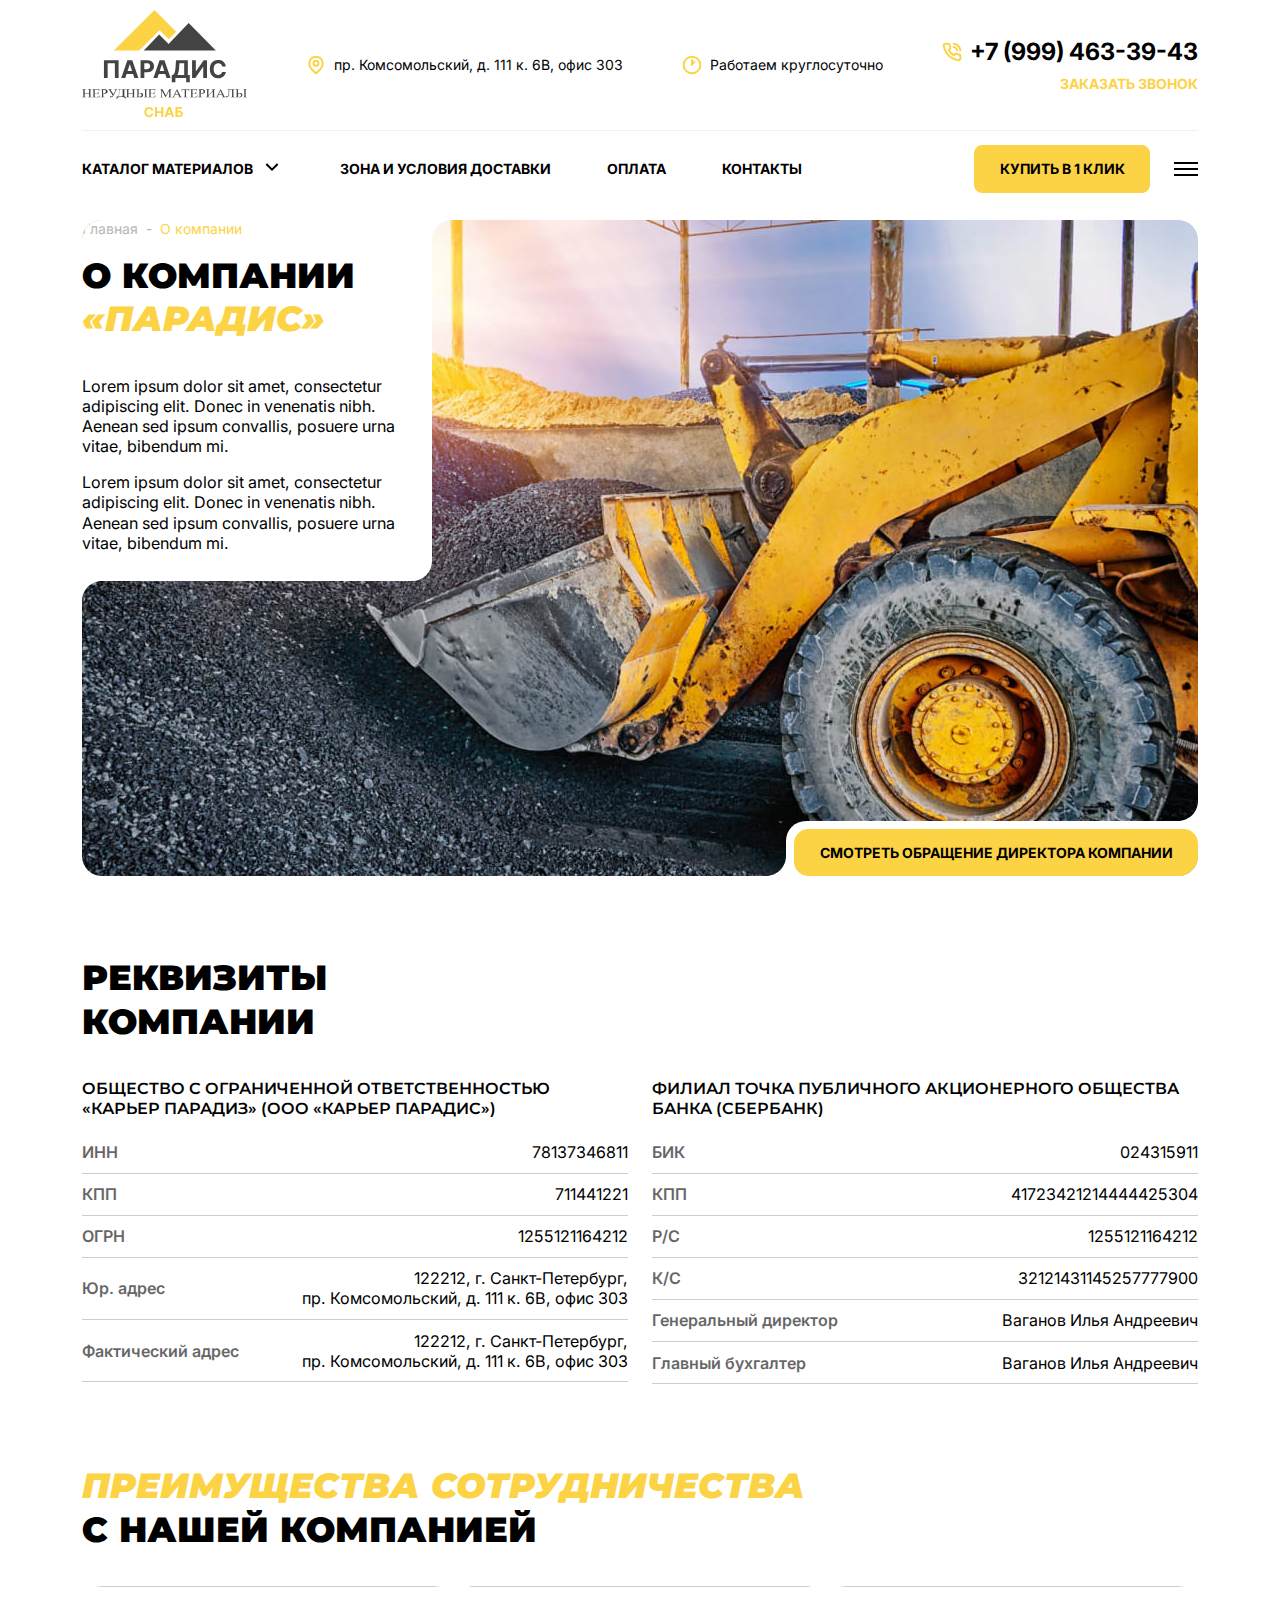
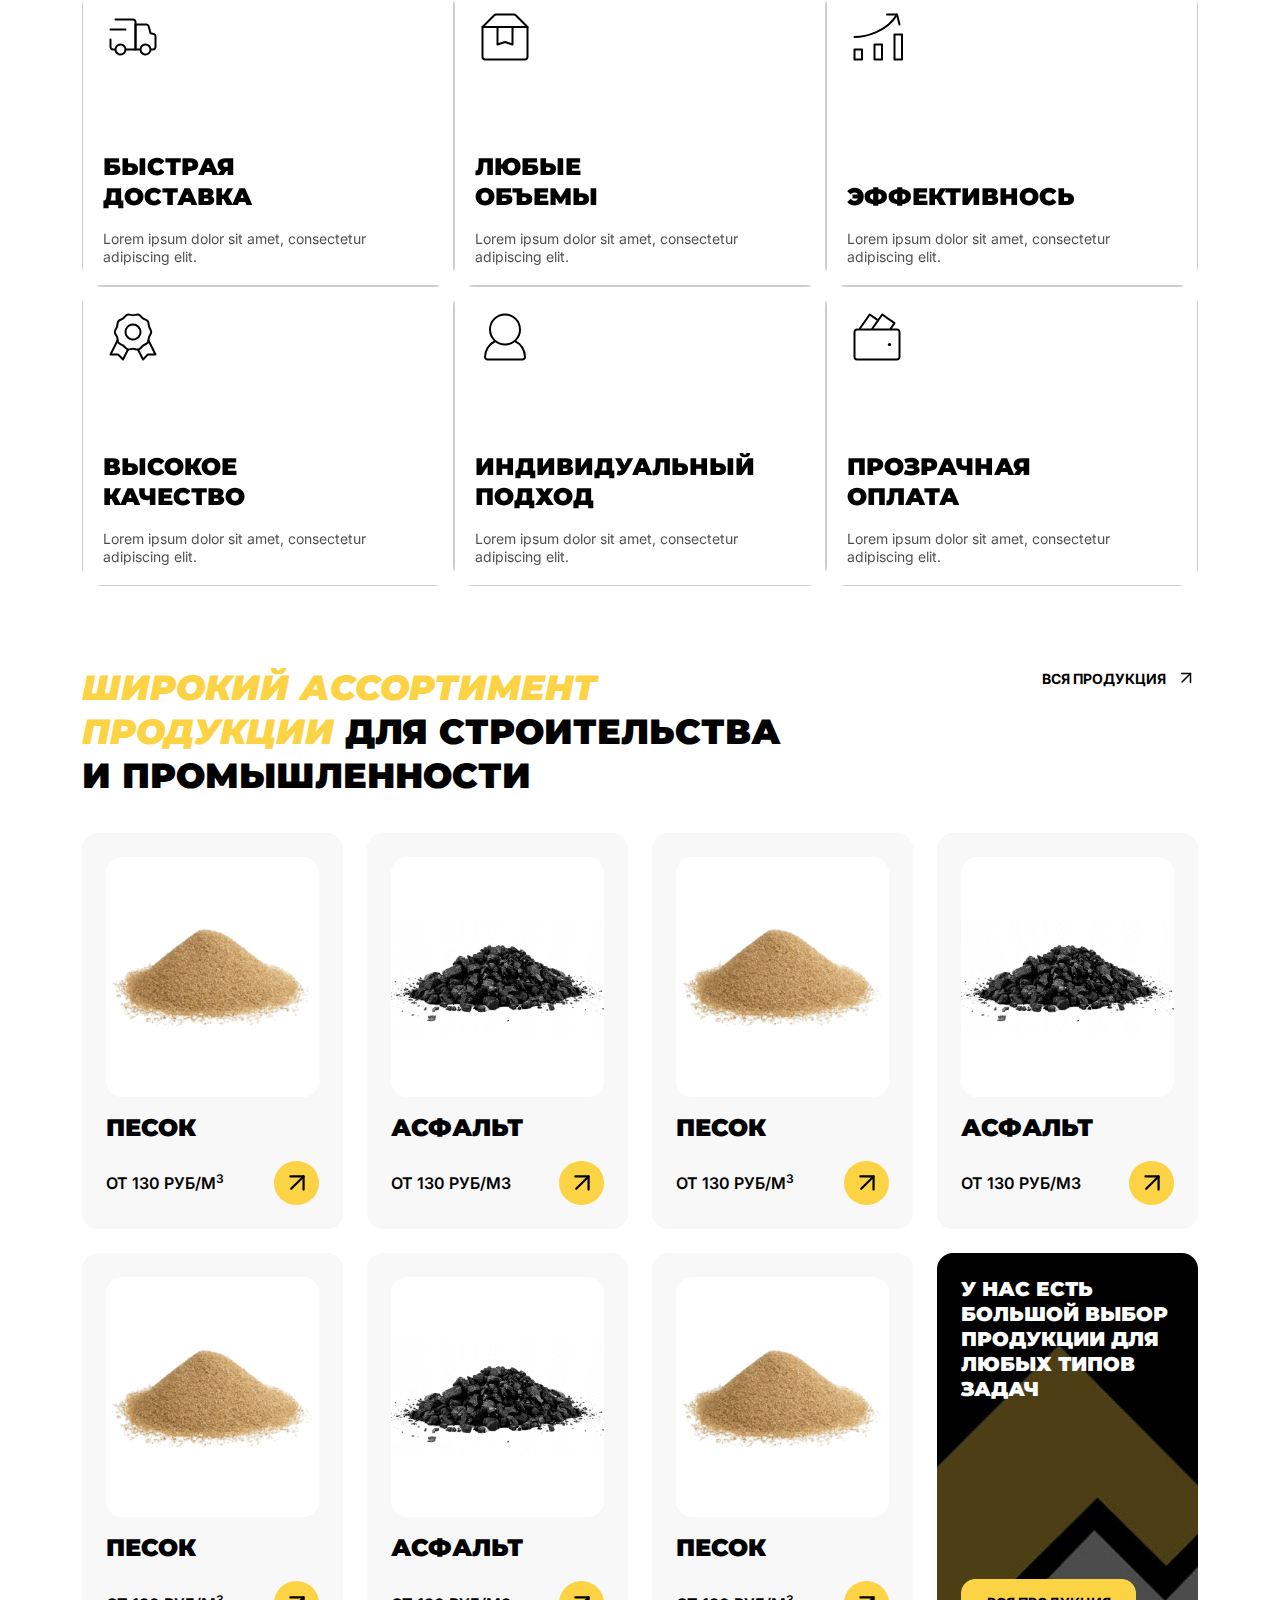
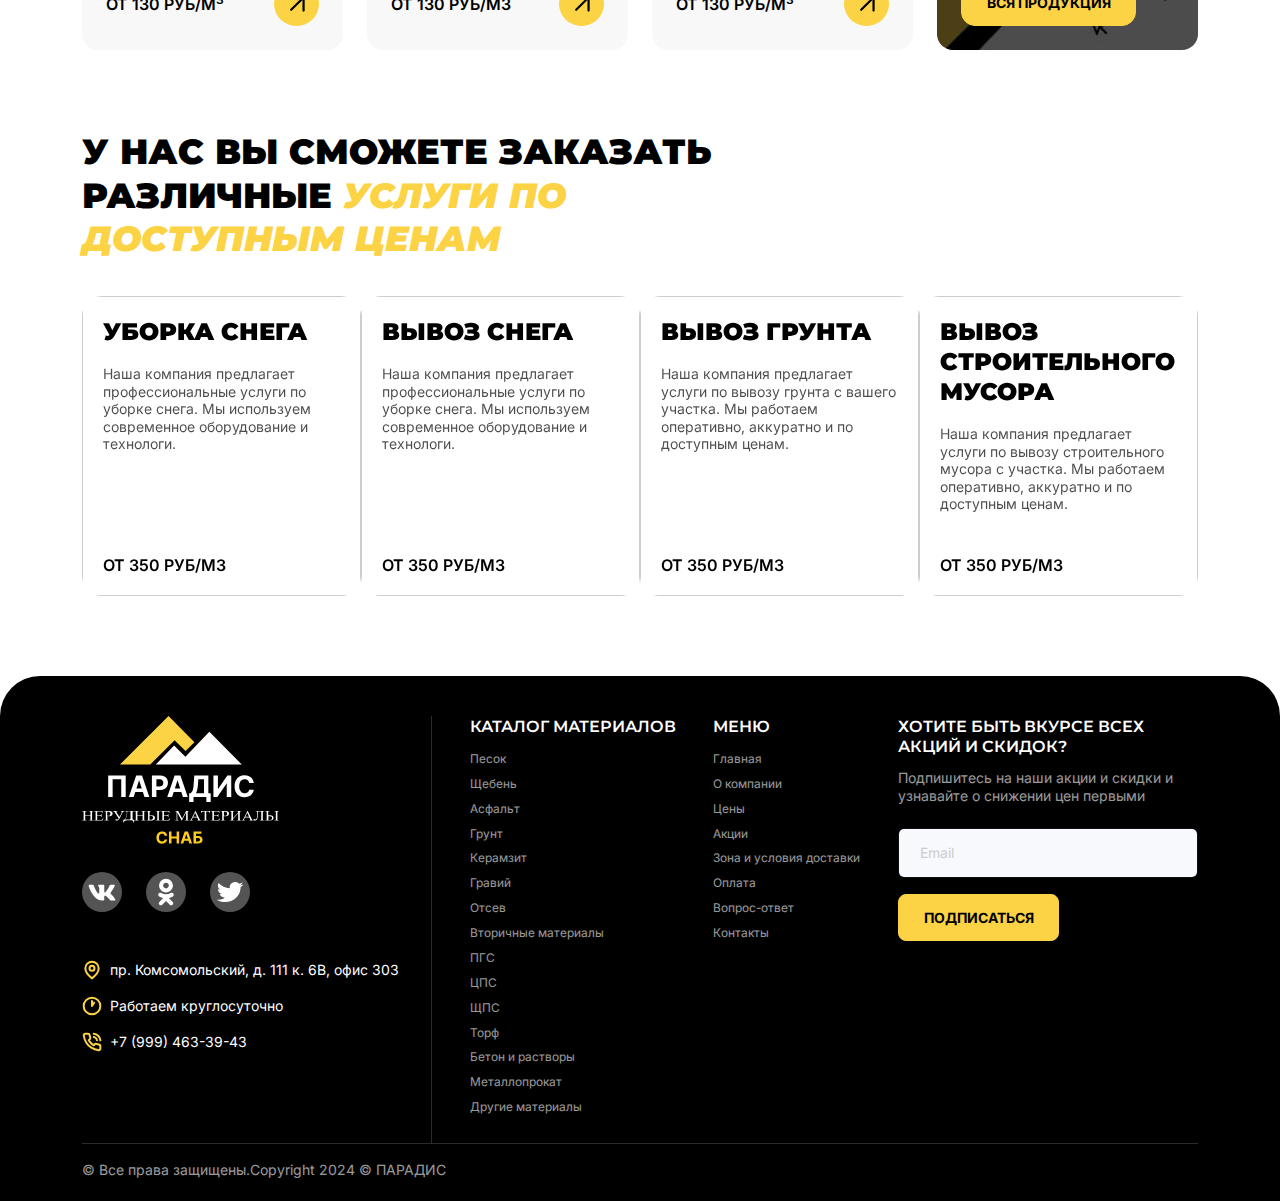
<file: about.html>
<!DOCTYPE html>
<html lang="ru">
<head>
    <meta charset="UTF-8">
    <meta name="viewport" content="width=device-width, initial-scale=1.0">
    <link rel="stylesheet" href="css/bootstrap.min.css">
    <link rel="stylesheet" href="css/swiper-bundle.min.css"/>
    <link rel="stylesheet" href="css/style.min.css">
    <title>Парадис</title>
</head>
<body>
    <header class="container px-xxl-5">
        <div class="d-flex justify-content-between align-items-center">
            <a href="index.html">
                <img src="imgs/logo.svg" alt="logo" class="logo">
            </a>
            <address class="d-none d-lg-flex align-items-center">
                <svg class="color-main" width="20" height="20" viewBox="0 0 20 20" fill="none" xmlns="http://www.w3.org/2000/svg">
                    <path d="M16.6666 8.33334C16.6666 13.3333 9.99992 18.3333 9.99992 18.3333C9.99992 18.3333 3.33325 13.3333 3.33325 8.33334C3.33325 6.56523 4.03563 4.86954 5.28587 3.61929C6.53612 2.36905 8.23181 1.66667 9.99992 1.66667C11.768 1.66667 13.4637 2.36905 14.714 3.61929C15.9642 4.86954 16.6666 6.56523 16.6666 8.33334Z" stroke="currentColor" stroke-width="2" stroke-linecap="round" stroke-linejoin="round"/>
                    <path d="M10 10.8333C11.3807 10.8333 12.5 9.71404 12.5 8.33333C12.5 6.95262 11.3807 5.83333 10 5.83333C8.61929 5.83333 7.5 6.95262 7.5 8.33333C7.5 9.71404 8.61929 10.8333 10 10.8333Z" stroke="currentColor" stroke-width="2" stroke-linecap="round" stroke-linejoin="round"/>
                </svg>                    
                <span class="ms-2">пр. Комсомольский, <br class="d-xl-none"/>д. 111 к. 6В, офис 303</span>
            </address>
            <div class="d-none d-lg-flex align-items-center">
                <svg class="color-main" width="20" height="20" viewBox="0 0 20 20" fill="none" xmlns="http://www.w3.org/2000/svg">
                    <path d="M9.99996 18.3333C14.6023 18.3333 18.3333 14.6024 18.3333 10C18.3333 5.39763 14.6023 1.66667 9.99996 1.66667C5.39759 1.66667 1.66663 5.39763 1.66663 10C1.66663 14.6024 5.39759 18.3333 9.99996 18.3333Z" stroke="currentColor" stroke-width="2" stroke-linecap="round" stroke-linejoin="round"/>
                    <path d="M10 5V10L12.0833 6.66667" stroke="currentColor" stroke-width="2" stroke-linecap="round" stroke-linejoin="round"/>
                </svg>                    
                <span class="ms-2">Работаем круглосуточно</span>
            </div>
            <div class="d-none d-sm-block ms-auto ms-lg-0">
                <a class="d-flex align-items-center mb-2" href="tel:+7 (999) 463-39-43">
                    <svg class="color-main" width="20" height="20" viewBox="0 0 20 20" fill="none" xmlns="http://www.w3.org/2000/svg">
                        <path d="M18.3333 14.1V16.6C18.3343 16.8321 18.2867 17.0618 18.1937 17.2745C18.1008 17.4871 17.9644 17.678 17.7934 17.8349C17.6224 17.9918 17.4205 18.1112 17.2006 18.1856C16.9808 18.2599 16.7478 18.2876 16.5167 18.2667C13.9523 17.988 11.4892 17.1118 9.32498 15.7083C7.31151 14.4289 5.60443 12.7218 4.32499 10.7083C2.91663 8.53433 2.04019 6.05916 1.76665 3.48333C1.74583 3.25288 1.77321 3.02063 1.84707 2.80135C1.92092 2.58207 2.03963 2.38057 2.19562 2.20968C2.35162 2.03879 2.54149 1.90225 2.75314 1.80876C2.9648 1.71527 3.1936 1.66688 3.42499 1.66666H5.92499C6.32941 1.66268 6.72148 1.80589 7.02812 2.0696C7.33476 2.33332 7.53505 2.69953 7.59165 3.09999C7.69717 3.90005 7.89286 4.6856 8.17499 5.44166C8.2871 5.73993 8.31137 6.06409 8.24491 6.37573C8.17844 6.68737 8.02404 6.97342 7.79998 7.19999L6.74165 8.25833C7.92795 10.3446 9.65536 12.072 11.7417 13.2583L12.8 12.2C13.0266 11.9759 13.3126 11.8215 13.6243 11.7551C13.9359 11.6886 14.26 11.7129 14.5583 11.825C15.3144 12.1071 16.0999 12.3028 16.9 12.4083C17.3048 12.4654 17.6745 12.6693 17.9388 12.9812C18.203 13.2931 18.3435 13.6913 18.3333 14.1Z" stroke="currentColor" stroke-width="2" stroke-linecap="round" stroke-linejoin="round"/>
                        <path d="M11.7084 1.66667C13.4069 1.84565 14.9935 2.599 16.2058 3.80216C17.418 5.00531 18.1833 6.58618 18.375 8.28334" stroke="currentColor" stroke-width="2" stroke-linecap="round" stroke-linejoin="round"/>
                        <path d="M11.7084 5C12.528 5.16161 13.2801 5.56586 13.867 6.16026C14.454 6.75466 14.8487 7.51177 15 8.33333" stroke="currentColor" stroke-width="2" stroke-linecap="round" stroke-linejoin="round"/>
                    </svg>                        
                    <span class="fs-17 fw-7 ms-2">+7 (999) 463-39-43</span>
                </a>
                <button type="button" data-bs-toggle="modal" data-bs-target="#callbackModal" class="color-main fw-7 ms-auto text-uppercase">Заказать звонок</button>
            </div>
            <a href="tel:+7 (999) 463-39-43" class="btn-call ms-auto d-sm-none">
                <svg width="20" height="20" viewBox="0 0 20 20" fill="none" xmlns="http://www.w3.org/2000/svg">
                    <path d="M18.3333 14.1V16.6C18.3343 16.8321 18.2867 17.0618 18.1937 17.2745C18.1008 17.4871 17.9644 17.678 17.7934 17.8349C17.6224 17.9918 17.4205 18.1112 17.2006 18.1856C16.9808 18.2599 16.7478 18.2876 16.5167 18.2667C13.9523 17.988 11.4892 17.1118 9.32498 15.7083C7.31151 14.4289 5.60443 12.7218 4.32499 10.7083C2.91663 8.53433 2.04019 6.05916 1.76665 3.48333C1.74583 3.25288 1.77321 3.02063 1.84707 2.80135C1.92092 2.58207 2.03963 2.38057 2.19562 2.20968C2.35162 2.03879 2.54149 1.90225 2.75314 1.80876C2.9648 1.71527 3.1936 1.66688 3.42499 1.66666H5.92499C6.32941 1.66268 6.72148 1.80589 7.02812 2.0696C7.33476 2.33332 7.53505 2.69953 7.59165 3.09999C7.69717 3.90005 7.89286 4.6856 8.17499 5.44166C8.2871 5.73993 8.31137 6.06409 8.24491 6.37573C8.17844 6.68737 8.02404 6.97342 7.79998 7.19999L6.74165 8.25833C7.92795 10.3446 9.65536 12.072 11.7417 13.2583L12.8 12.2C13.0266 11.9759 13.3126 11.8215 13.6243 11.7551C13.9359 11.6886 14.26 11.7129 14.5583 11.825C15.3144 12.1071 16.0999 12.3028 16.9 12.4083C17.3048 12.4654 17.6745 12.6693 17.9388 12.9812C18.203 13.2931 18.3435 13.6913 18.3333 14.1Z" stroke="currentColor" stroke-width="2" stroke-linecap="round" stroke-linejoin="round"/>
                    <path d="M11.7084 1.66667C13.4069 1.84565 14.9935 2.599 16.2058 3.80216C17.418 5.00531 18.1833 6.58618 18.375 8.28334" stroke="currentColor" stroke-width="2" stroke-linecap="round" stroke-linejoin="round"/>
                    <path d="M11.7084 5C12.528 5.16161 13.2801 5.56586 13.867 6.16026C14.454 6.75466 14.8487 7.51177 15 8.33333" stroke="currentColor" stroke-width="2" stroke-linecap="round" stroke-linejoin="round"/>
                </svg>
            </a>
            <button type="button" data-bs-toggle="offcanvas" data-bs-target="#offcanvasMenu" class="ms-4 ms-sm-5 d-lg-none">
                <svg width="24" height="24" viewBox="0 0 24 24" fill="none" xmlns="http://www.w3.org/2000/svg">
                    <rect y="5" width="24" height="2" fill="currentColor"/>
                    <rect y="11" width="24" height="2" fill="currentColor"/>
                    <rect y="17" width="24" height="2" fill="currentColor"/>
                </svg>                        
            </button>
        </div>

        <hr class="d-none d-lg-block">

        <nav class="d-none d-lg-flex justify-content-between align-items-center">
            <ul>
                <li class="hover">
                    <a href="" class="hover-link">
                        <span>кАТАЛОГ МАТЕРИАЛОВ</span>
                        <svg width="24" height="24" viewBox="0 0 24 24" fill="none" xmlns="http://www.w3.org/2000/svg">
                            <path d="M12 13.172L16.95 8.222L18.364 9.636L12 16L5.63601 9.636L7.05001 8.222L12 13.172Z" fill="currentColor"/>
                        </svg>
                    </a>
                    <ul class="hover-menu">
                        <li><a href="#">Раздел каталога</a></li>
                        <li><a href="#">Раздел каталога</a></li>
                        <li><a href="#">Раздел каталога</a></li>
                        <li><a href="#">Раздел каталога</a></li>
                    </ul>
                </li>
                <li>
                    <a href="">Зона и условия доставки</a>
                </li>
                <li>
                    <a href="">оПЛАТА</a>
                </li>
                <li>
                    <a href="">кОНТАКТЫ</a>
                </li>
            </ul>
            <div class="d-flex align-items-centers">
                <button type="button" data-bs-toggle="modal" data-bs-target="#orderModal" class="btn-fill radius-MD">кУПИТЬ В 1 КЛИК</button>
                <button type="button" data-bs-toggle="offcanvas" data-bs-target="#offcanvasMenu" class="ms-4">
                    <svg width="24" height="24" viewBox="0 0 24 24" fill="none" xmlns="http://www.w3.org/2000/svg">
                        <rect y="5" width="24" height="2" fill="currentColor"/>
                        <rect y="11" width="24" height="2" fill="currentColor"/>
                        <rect y="17" width="24" height="2" fill="currentColor"/>
                    </svg>                        
                </button>
            </div>
        </nav>
    </header>

    <main>
        <section class="container px-xxl-5">
            <div class="about-main">
                <div class="about-main-caption">
                    <nav>
                        <ol class="breadcrumb mt-0">
                            <li class="breadcrumb-item"><a href="#">Главная</a></li>
                            <li class="breadcrumb-item active" aria-current="page">О компании</li>
                        </ol>
                    </nav>
                    <h1 class="h2">О компании <br/><span class="color-main fst-italic">«парадис»</span></h1>
                    <p>Lorem ipsum dolor sit amet, consectetur adipiscing elit. Donec in venenatis nibh. Aenean sed ipsum convallis, posuere urna vitae, bibendum mi.</p>
                    <p>Lorem ipsum dolor sit amet, consectetur adipiscing elit. Donec in venenatis nibh. Aenean sed ipsum convallis, posuere urna vitae, bibendum mi.</p>
                </div>
                <img src="imgs/bg/bg-about.jpg" alt="about">
                <div class="about-main-buttons">
                    <button type="button" class="btn-fill">Смотреть обращение директора компании</button>
                </div>
            </div>
        </section>

        <section class="container px-xxl-5">
            <h2>Реквизиты <br/>компании</h2>
            <div class="row row-cols-md-2 g-4">
                <div>
                    <h6>Общество с ограниченной ответственностью «Карьер Парадиз» (ООО «Карьер Парадис»)</h6>
                    <ul class="details-list-2">
                        <li>
                            <div>ИНН</div>
                            <div>78137346811</div>
                        </li>
                        <li>
                            <div>КПП</div>
                            <div>711441221</div>
                        </li>
                        <li>
                            <div>ОГРН</div>
                            <div>1255121164212</div>
                        </li>
                        <li>
                            <div>Юр. адрес</div>
                            <div>122212, г.&nbsp;Санкт-Петербург, <br/>пр.&nbsp;Комсомольский, д.&nbsp;111 к.&nbsp;6В, офис&nbsp;303</div>
                        </li>
                        <li>
                            <div>Фактический адрес</div>
                            <div>122212, г.&nbsp;Санкт-Петербург, <br/>пр.&nbsp;Комсомольский, д.&nbsp;111 к.&nbsp;6В, офис&nbsp;303</div>
                        </li>
                    </ul>
                </div>
                <div>
                    <h6>Филиал Точка Публичного акционерного общества Банка (СберБанк)</h6>
                    <ul class="details-list-2">
                        <li>
                            <div>БИК</div>
                            <div>024315911</div>
                        </li>
                        <li>
                            <div>КПП</div>
                            <div>41723421214444425304</div>
                        </li>
                        <li>
                            <div>Р/С</div>
                            <div>1255121164212</div>
                        </li>
                        <li>
                            <div>К/С</div>
                            <div>32121431145257777900</div>
                        </li>
                        <li>
                            <div>Генеральный директор</div>
                            <div>Ваганов Илья Андреевич</div>
                        </li>
                        <li>
                            <div>Главный бухгалтер</div>
                            <div>Ваганов Илья Андреевич</div>
                        </li>
                    </ul>
                </div>
            </div>
        </section>

        <section class="plus container px-xxl-5">
            <h2><span class="color-main fst-italic">Преимущества сотрудничества</span> <br/>с нашей компанией</h2>
            
            <div class="row row-cols-sm-2 row-cols-lg-3 g-0">
                <div>
                    <a href="" class="service-card">
                        <div class="service-card-text">
                            <img class="plus-icon" src="imgs/icons/delivery.svg" alt="Быстрая доставка">
                            <div>
                                <h3>Быстрая <br class="d-none d-md-block"/>доставка</h3>
                                <p>Lorem ipsum dolor sit amet, consectetur adipiscing elit.</p>
                            </div>
                        </div>
                    </a>
                </div>
                <div>
                    <a href="" class="service-card">
                        <div class="service-card-text">
                            <img class="plus-icon" src="imgs/icons/package.svg" alt="Любые объемы">
                            <div>
                                <h3>Любые <br class="d-none d-md-block"/>объемы</h3>
                                <p>Lorem ipsum dolor sit amet, consectetur adipiscing elit.</p>
                            </div>
                        </div>
                    </a>
                </div>
                <div>
                    <a href="" class="service-card">
                        <div class="service-card-text">
                            <img class="plus-icon" src="imgs/icons/chart.svg" alt="Эффективнось">
                            <div>
                                <h3>Эффективнось</h3>
                                <p>Lorem ipsum dolor sit amet, consectetur adipiscing elit.</p>
                            </div>
                        </div>
                    </a>
                </div>
                <div>
                    <a href="" class="service-card">
                        <div class="service-card-text">
                            <img class="plus-icon" src="imgs/icons/reward.svg" alt="Высокое качество">
                            <div>
                                <h3>Высокое <br class="d-none d-md-block"/>качество</h3>
                                <p>Lorem ipsum dolor sit amet, consectetur adipiscing elit.</p>
                            </div>
                        </div>
                    </a>
                </div>
                <div>
                    <a href="" class="service-card">
                        <div class="service-card-text">
                            <img class="plus-icon" src="imgs/icons/user.svg" alt="Индивидуальный подход">
                            <div>
                                <h3>Индивидуальный <br class="d-none d-md-block"/>подход</h3>
                                <p>Lorem ipsum dolor sit amet, consectetur adipiscing elit.</p>
                            </div>
                        </div>
                    </a>
                </div>
                <div>
                    <a href="" class="service-card">
                        <div class="service-card-text">
                            <img class="plus-icon" src="imgs/icons/wallet.svg" alt="Прозрачная оплата">
                            <div>
                                <h3>Прозрачная <br class="d-none d-md-block"/>оплата</h3>
                                <p>Lorem ipsum dolor sit amet, consectetur adipiscing elit.</p>
                            </div>
                        </div>
                    </a>
                </div>
            </div>
        </section>

        <section class="container px-xxl-5">
            <div class="mb-4 mb-sm-0 d-sm-flex justify-content-between align-items-start">
                <h2><span class="color-main fst-italic">широкий ассортимент <br/>продукции</span> для строительства <br/>и промышленности</h2>
                <a href="" class="link-more">
                    <span class="me-2">Вся продукция</span>
                    <svg width="24" height="24" viewBox="0 0 24 24" fill="none" xmlns="http://www.w3.org/2000/svg">
                        <path fill-rule="evenodd" clip-rule="evenodd" d="M7.46967 16.5303C7.17678 16.2374 7.17678 15.7626 7.46967 15.4697L15.9697 6.96967C16.2626 6.67678 16.7374 6.67678 17.0303 6.96967C17.3232 7.26256 17.3232 7.73744 17.0303 8.03033L8.53033 16.5303C8.23744 16.8232 7.76256 16.8232 7.46967 16.5303Z" fill="currentColor"/>
                        <path fill-rule="evenodd" clip-rule="evenodd" d="M16.5 17.25C16.0858 17.25 15.75 16.9142 15.75 16.5L15.75 8.25L7.5 8.25C7.08579 8.25 6.75 7.91421 6.75 7.5C6.75 7.08579 7.08579 6.75 7.5 6.75L16.5 6.75C16.9142 6.75 17.25 7.08579 17.25 7.5L17.25 16.5C17.25 16.9142 16.9142 17.25 16.5 17.25Z" fill="currentColor"/>
                    </svg>                        
                </a>
            </div>

            <div class="row row-cols-2 row-cols-lg-3 row-cols-xl-4 g-3 g-md-4">
                <div>
                    <div class="product-card">
                        <a href=""><img src="imgs/products/sand.png" alt="Песок"></a>
                        <h3><a href="">Песок</a></h3>
                        <div class="product-card-bottom">
                            <div class="product-card-price">от 130 руб/м<sup>3</sup></div>
                            <a href="" class="product-card-btn">
                                <svg width="37" height="37" viewBox="0 0 37 37" fill="none" xmlns="http://www.w3.org/2000/svg">
                                    <path fill-rule="evenodd" clip-rule="evenodd" d="M11.7045 25.2926C11.2652 24.8532 11.2652 24.1409 11.7045 23.7016L24.4545 10.9516C24.8938 10.5122 25.6062 10.5122 26.0455 10.9516C26.4848 11.3909 26.4848 12.1032 26.0455 12.5426L13.2955 25.2926C12.8562 25.7319 12.1438 25.7319 11.7045 25.2926Z" fill="black"/>
                                    <path fill-rule="evenodd" clip-rule="evenodd" d="M25.25 26.3721C24.6287 26.3721 24.125 25.8684 24.125 25.2471L24.125 12.8721L11.75 12.8721C11.1287 12.8721 10.625 12.3684 10.625 11.7471C10.625 11.1257 11.1287 10.6221 11.75 10.6221L25.25 10.6221C25.8713 10.6221 26.375 11.1258 26.375 11.7471L26.375 25.2471C26.375 25.8684 25.8713 26.3721 25.25 26.3721Z" fill="black"/>
                                </svg>                                    
                            </a>
                        </div>
                    </div>
                </div>
                <div>
                    <div class="product-card">
                        <a href=""><img src="imgs/products/asphalt.png" alt="Асфальт"></a>
                        <h3><a href="">Асфальт</a></h3>
                        <div class="product-card-bottom">
                            <div class="product-card-price">от 130 руб/м3</div>
                            <a href="" class="product-card-btn">
                                <svg width="37" height="37" viewBox="0 0 37 37" fill="none" xmlns="http://www.w3.org/2000/svg">
                                    <path fill-rule="evenodd" clip-rule="evenodd" d="M11.7045 25.2926C11.2652 24.8532 11.2652 24.1409 11.7045 23.7016L24.4545 10.9516C24.8938 10.5122 25.6062 10.5122 26.0455 10.9516C26.4848 11.3909 26.4848 12.1032 26.0455 12.5426L13.2955 25.2926C12.8562 25.7319 12.1438 25.7319 11.7045 25.2926Z" fill="black"/>
                                    <path fill-rule="evenodd" clip-rule="evenodd" d="M25.25 26.3721C24.6287 26.3721 24.125 25.8684 24.125 25.2471L24.125 12.8721L11.75 12.8721C11.1287 12.8721 10.625 12.3684 10.625 11.7471C10.625 11.1257 11.1287 10.6221 11.75 10.6221L25.25 10.6221C25.8713 10.6221 26.375 11.1258 26.375 11.7471L26.375 25.2471C26.375 25.8684 25.8713 26.3721 25.25 26.3721Z" fill="black"/>
                                </svg>                                    
                            </a>
                        </div>
                    </div>
                </div>
                <div>
                    <div class="product-card">
                        <a href=""><img src="imgs/products/sand.png" alt="Песок"></a>
                        <h3><a href="">Песок</a></h3>
                        <div class="product-card-bottom">
                            <div class="product-card-price">от 130 руб/м<sup>3</sup></div>
                            <a href="" class="product-card-btn">
                                <svg width="37" height="37" viewBox="0 0 37 37" fill="none" xmlns="http://www.w3.org/2000/svg">
                                    <path fill-rule="evenodd" clip-rule="evenodd" d="M11.7045 25.2926C11.2652 24.8532 11.2652 24.1409 11.7045 23.7016L24.4545 10.9516C24.8938 10.5122 25.6062 10.5122 26.0455 10.9516C26.4848 11.3909 26.4848 12.1032 26.0455 12.5426L13.2955 25.2926C12.8562 25.7319 12.1438 25.7319 11.7045 25.2926Z" fill="black"/>
                                    <path fill-rule="evenodd" clip-rule="evenodd" d="M25.25 26.3721C24.6287 26.3721 24.125 25.8684 24.125 25.2471L24.125 12.8721L11.75 12.8721C11.1287 12.8721 10.625 12.3684 10.625 11.7471C10.625 11.1257 11.1287 10.6221 11.75 10.6221L25.25 10.6221C25.8713 10.6221 26.375 11.1258 26.375 11.7471L26.375 25.2471C26.375 25.8684 25.8713 26.3721 25.25 26.3721Z" fill="black"/>
                                </svg>                                    
                            </a>
                        </div>
                    </div>
                </div>
                <div>
                    <div class="product-card">
                        <a href=""><img src="imgs/products/asphalt.png" alt="Асфальт"></a>
                        <h3><a href="">Асфальт</a></h3>
                        <div class="product-card-bottom">
                            <div class="product-card-price">от 130 руб/м3</div>
                            <a href="" class="product-card-btn">
                                <svg width="37" height="37" viewBox="0 0 37 37" fill="none" xmlns="http://www.w3.org/2000/svg">
                                    <path fill-rule="evenodd" clip-rule="evenodd" d="M11.7045 25.2926C11.2652 24.8532 11.2652 24.1409 11.7045 23.7016L24.4545 10.9516C24.8938 10.5122 25.6062 10.5122 26.0455 10.9516C26.4848 11.3909 26.4848 12.1032 26.0455 12.5426L13.2955 25.2926C12.8562 25.7319 12.1438 25.7319 11.7045 25.2926Z" fill="black"/>
                                    <path fill-rule="evenodd" clip-rule="evenodd" d="M25.25 26.3721C24.6287 26.3721 24.125 25.8684 24.125 25.2471L24.125 12.8721L11.75 12.8721C11.1287 12.8721 10.625 12.3684 10.625 11.7471C10.625 11.1257 11.1287 10.6221 11.75 10.6221L25.25 10.6221C25.8713 10.6221 26.375 11.1258 26.375 11.7471L26.375 25.2471C26.375 25.8684 25.8713 26.3721 25.25 26.3721Z" fill="black"/>
                                </svg>                                    
                            </a>
                        </div>
                    </div>
                </div>
                <div>
                    <div class="product-card">
                        <a href=""><img src="imgs/products/sand.png" alt="Песок"></a>
                        <h3><a href="">Песок</a></h3>
                        <div class="product-card-bottom">
                            <div class="product-card-price">от 130 руб/м<sup>3</sup></div>
                            <a href="" class="product-card-btn">
                                <svg width="37" height="37" viewBox="0 0 37 37" fill="none" xmlns="http://www.w3.org/2000/svg">
                                    <path fill-rule="evenodd" clip-rule="evenodd" d="M11.7045 25.2926C11.2652 24.8532 11.2652 24.1409 11.7045 23.7016L24.4545 10.9516C24.8938 10.5122 25.6062 10.5122 26.0455 10.9516C26.4848 11.3909 26.4848 12.1032 26.0455 12.5426L13.2955 25.2926C12.8562 25.7319 12.1438 25.7319 11.7045 25.2926Z" fill="black"/>
                                    <path fill-rule="evenodd" clip-rule="evenodd" d="M25.25 26.3721C24.6287 26.3721 24.125 25.8684 24.125 25.2471L24.125 12.8721L11.75 12.8721C11.1287 12.8721 10.625 12.3684 10.625 11.7471C10.625 11.1257 11.1287 10.6221 11.75 10.6221L25.25 10.6221C25.8713 10.6221 26.375 11.1258 26.375 11.7471L26.375 25.2471C26.375 25.8684 25.8713 26.3721 25.25 26.3721Z" fill="black"/>
                                </svg>                                    
                            </a>
                        </div>
                    </div>
                </div>
                <div>
                    <div class="product-card">
                        <a href=""><img src="imgs/products/asphalt.png" alt="Асфальт"></a>
                        <h3><a href="">Асфальт</a></h3>
                        <div class="product-card-bottom">
                            <div class="product-card-price">от 130 руб/м3</div>
                            <a href="" class="product-card-btn">
                                <svg width="37" height="37" viewBox="0 0 37 37" fill="none" xmlns="http://www.w3.org/2000/svg">
                                    <path fill-rule="evenodd" clip-rule="evenodd" d="M11.7045 25.2926C11.2652 24.8532 11.2652 24.1409 11.7045 23.7016L24.4545 10.9516C24.8938 10.5122 25.6062 10.5122 26.0455 10.9516C26.4848 11.3909 26.4848 12.1032 26.0455 12.5426L13.2955 25.2926C12.8562 25.7319 12.1438 25.7319 11.7045 25.2926Z" fill="black"/>
                                    <path fill-rule="evenodd" clip-rule="evenodd" d="M25.25 26.3721C24.6287 26.3721 24.125 25.8684 24.125 25.2471L24.125 12.8721L11.75 12.8721C11.1287 12.8721 10.625 12.3684 10.625 11.7471C10.625 11.1257 11.1287 10.6221 11.75 10.6221L25.25 10.6221C25.8713 10.6221 26.375 11.1258 26.375 11.7471L26.375 25.2471C26.375 25.8684 25.8713 26.3721 25.25 26.3721Z" fill="black"/>
                                </svg>                                    
                            </a>
                        </div>
                    </div>
                </div>
                <div>
                    <div class="product-card">
                        <a href=""><img src="imgs/products/sand.png" alt="Песок"></a>
                        <h3><a href="">Песок</a></h3>
                        <div class="product-card-bottom">
                            <div class="product-card-price">от 130 руб/м<sup>3</sup></div>
                            <a href="" class="product-card-btn">
                                <svg width="37" height="37" viewBox="0 0 37 37" fill="none" xmlns="http://www.w3.org/2000/svg">
                                    <path fill-rule="evenodd" clip-rule="evenodd" d="M11.7045 25.2926C11.2652 24.8532 11.2652 24.1409 11.7045 23.7016L24.4545 10.9516C24.8938 10.5122 25.6062 10.5122 26.0455 10.9516C26.4848 11.3909 26.4848 12.1032 26.0455 12.5426L13.2955 25.2926C12.8562 25.7319 12.1438 25.7319 11.7045 25.2926Z" fill="black"/>
                                    <path fill-rule="evenodd" clip-rule="evenodd" d="M25.25 26.3721C24.6287 26.3721 24.125 25.8684 24.125 25.2471L24.125 12.8721L11.75 12.8721C11.1287 12.8721 10.625 12.3684 10.625 11.7471C10.625 11.1257 11.1287 10.6221 11.75 10.6221L25.25 10.6221C25.8713 10.6221 26.375 11.1258 26.375 11.7471L26.375 25.2471C26.375 25.8684 25.8713 26.3721 25.25 26.3721Z" fill="black"/>
                                </svg>                                    
                            </a>
                        </div>
                    </div>
                </div>
                <div>
                    <div class="products-all">
                        <h5>У нас есть большой выбор продукции для любых типов задач</h5>
                        <button type="button" class="btn-fill">Вся продукция</button>
                    </div>
                </div>
            </div>
        </section>

        <section class="container px-xxl-5">
            <h2>У нас вы сможете заказать <br/>различные <span class="color-main fst-italic">услуги по <br/>доступным ценам</span></h2>
            <div class="row row-cols-sm-2 row-cols-lg-3 row-cols-xl-4 g-0 justify-content-center">
                <div>
                    <a href="" class="service-card">
                        <div class="service-card-text">
                            <h3>Уборка снега</h3>
                            <p>Наша компания предлагает профессиональные услуги по уборке снега. Мы используем современное оборудование и технологи.</p>
                            <div class="service-card-price">от 350 руб/м3</div>
                        </div>
                        <div class="service-card-cover">
                            <img src="imgs/products/service.jpg" alt="Уборка снега">
                            <h3>Уборка снега</h3>
                        </div>
                        <div class="service-card-hover">
                            <div class="icon">
                                <svg width="24" height="24" viewBox="0 0 24 24" fill="none" xmlns="http://www.w3.org/2000/svg">
                                    <path fill-rule="evenodd" clip-rule="evenodd" d="M7.46967 16.5284C7.17678 16.2355 7.17678 15.7606 7.46967 15.4677L15.9697 6.96772C16.2626 6.67482 16.7374 6.67482 17.0303 6.96772C17.3232 7.26061 17.3232 7.73549 17.0303 8.02838L8.53033 16.5284C8.23744 16.8213 7.76256 16.8213 7.46967 16.5284Z" fill="currentColor"/>
                                    <path fill-rule="evenodd" clip-rule="evenodd" d="M16.5 17.248C16.0858 17.248 15.75 16.9123 15.75 16.498L15.75 8.24805L7.5 8.24805C7.08579 8.24805 6.75 7.91226 6.75 7.49805C6.75 7.08383 7.08579 6.74805 7.5 6.74805L16.5 6.74805C16.9142 6.74805 17.25 7.08383 17.25 7.49805L17.25 16.498C17.25 16.9123 16.9142 17.248 16.5 17.248Z" fill="currentColor"/>
                                </svg>
                            </div>                                                                       
                        </div>
                    </a>
                </div>
                <div>
                    <a href="" class="service-card">
                        <div class="service-card-text">
                            <h3>Вывоз снега</h3>
                            <p>Наша компания предлагает профессиональные услуги по уборке снега. Мы используем современное оборудование и технологи.</p>
                            <div class="service-card-price">от 350 руб/м3</div>
                        </div>
                        <div class="service-card-cover">
                            <img src="imgs/products/service.jpg" alt="Вывоз снега">
                            <h3>Вывоз снега</h3>
                        </div>
                        <div class="service-card-hover">
                            <div class="icon">
                                <svg width="24" height="24" viewBox="0 0 24 24" fill="none" xmlns="http://www.w3.org/2000/svg">
                                    <path fill-rule="evenodd" clip-rule="evenodd" d="M7.46967 16.5284C7.17678 16.2355 7.17678 15.7606 7.46967 15.4677L15.9697 6.96772C16.2626 6.67482 16.7374 6.67482 17.0303 6.96772C17.3232 7.26061 17.3232 7.73549 17.0303 8.02838L8.53033 16.5284C8.23744 16.8213 7.76256 16.8213 7.46967 16.5284Z" fill="currentColor"/>
                                    <path fill-rule="evenodd" clip-rule="evenodd" d="M16.5 17.248C16.0858 17.248 15.75 16.9123 15.75 16.498L15.75 8.24805L7.5 8.24805C7.08579 8.24805 6.75 7.91226 6.75 7.49805C6.75 7.08383 7.08579 6.74805 7.5 6.74805L16.5 6.74805C16.9142 6.74805 17.25 7.08383 17.25 7.49805L17.25 16.498C17.25 16.9123 16.9142 17.248 16.5 17.248Z" fill="currentColor"/>
                                </svg>
                            </div>                                                                       
                        </div>
                    </a>
                </div>
                <div>
                    <a href="" class="service-card">
                        <div class="service-card-text">
                            <h3>вывоз грунта</h3>
                            <p>Наша компания предлагает услуги по вывозу грунта с вашего участка. Мы работаем оперативно, аккуратно и по доступным ценам.</p>
                            <div class="service-card-price">от 350 руб/м3</div>
                        </div>
                        <div class="service-card-cover">
                            <img src="imgs/products/service.jpg" alt="вывоз грунта">
                            <h3>вывоз грунта</h3>
                        </div>
                        <div class="service-card-hover">
                            <div class="icon">
                                <svg width="24" height="24" viewBox="0 0 24 24" fill="none" xmlns="http://www.w3.org/2000/svg">
                                    <path fill-rule="evenodd" clip-rule="evenodd" d="M7.46967 16.5284C7.17678 16.2355 7.17678 15.7606 7.46967 15.4677L15.9697 6.96772C16.2626 6.67482 16.7374 6.67482 17.0303 6.96772C17.3232 7.26061 17.3232 7.73549 17.0303 8.02838L8.53033 16.5284C8.23744 16.8213 7.76256 16.8213 7.46967 16.5284Z" fill="currentColor"/>
                                    <path fill-rule="evenodd" clip-rule="evenodd" d="M16.5 17.248C16.0858 17.248 15.75 16.9123 15.75 16.498L15.75 8.24805L7.5 8.24805C7.08579 8.24805 6.75 7.91226 6.75 7.49805C6.75 7.08383 7.08579 6.74805 7.5 6.74805L16.5 6.74805C16.9142 6.74805 17.25 7.08383 17.25 7.49805L17.25 16.498C17.25 16.9123 16.9142 17.248 16.5 17.248Z" fill="currentColor"/>
                                </svg>
                            </div>                                                                       
                        </div>
                    </a>
                </div>
                <div>
                    <a href="" class="service-card">
                        <div class="service-card-text">
                            <h3>вывоз строительного мусора</h3>
                            <p>Наша компания предлагает услуги по вывозу строительного мусора с  участка. Мы работаем оперативно, аккуратно и по доступным ценам.</p>
                            <div class="service-card-price">от 350 руб/м3</div>
                        </div>
                        <div class="service-card-cover">
                            <img src="imgs/products/service.jpg" alt="вывоз строительного мусора">
                            <h3>вывоз строительного мусора</h3>
                        </div>
                        <div class="service-card-hover">
                            <div class="icon">
                                <svg width="24" height="24" viewBox="0 0 24 24" fill="none" xmlns="http://www.w3.org/2000/svg">
                                    <path fill-rule="evenodd" clip-rule="evenodd" d="M7.46967 16.5284C7.17678 16.2355 7.17678 15.7606 7.46967 15.4677L15.9697 6.96772C16.2626 6.67482 16.7374 6.67482 17.0303 6.96772C17.3232 7.26061 17.3232 7.73549 17.0303 8.02838L8.53033 16.5284C8.23744 16.8213 7.76256 16.8213 7.46967 16.5284Z" fill="currentColor"/>
                                    <path fill-rule="evenodd" clip-rule="evenodd" d="M16.5 17.248C16.0858 17.248 15.75 16.9123 15.75 16.498L15.75 8.24805L7.5 8.24805C7.08579 8.24805 6.75 7.91226 6.75 7.49805C6.75 7.08383 7.08579 6.74805 7.5 6.74805L16.5 6.74805C16.9142 6.74805 17.25 7.08383 17.25 7.49805L17.25 16.498C17.25 16.9123 16.9142 17.248 16.5 17.248Z" fill="currentColor"/>
                                </svg>
                            </div>                                                                       
                        </div>
                    </a>
                </div>
            </div>
        </section>
    </main>

    <footer>
        <div class="container px-xxl-5">
            <div class="footerGrid">
                <div class="footerGrid-info">
                    <img src="imgs/logo-white.svg" alt="Парадис нерудные материалы">
                    <ul class="social list-unstyled mt-4">
                        <li class="me-4">
                            <a href="">
                                <svg width="40" height="40" viewBox="0 0 40 40" fill="none" xmlns="http://www.w3.org/2000/svg">
                                    <path fill-rule="evenodd" clip-rule="evenodd" d="M32.7216 13.7784C32.907 13.1603 32.7216 12.7061 31.8393 12.7061H28.9219C28.1801 12.7061 27.8384 13.0984 27.6529 13.5312C27.6529 13.5312 26.1692 17.1473 24.0675 19.4962C23.3875 20.1761 23.0785 20.3922 22.7076 20.3922C22.5221 20.3922 22.2537 20.1761 22.2537 19.5581V13.7784C22.2537 13.0365 22.0385 12.7061 21.4202 12.7061H16.8358C16.3723 12.7061 16.0935 13.0503 16.0935 13.3766C16.0935 14.0799 17.1442 14.242 17.2526 16.22V20.5162C17.2526 21.4581 17.0825 21.629 16.7116 21.629C15.7226 21.629 13.3171 17.9965 11.8901 13.8403C11.6104 13.0324 11.3299 12.7061 10.5843 12.7061H7.66698C6.83345 12.7061 6.66675 13.0984 6.66675 13.5312C6.66675 14.3039 7.65594 18.1365 11.272 23.2052C13.683 26.6664 17.0792 28.5431 20.1699 28.5431C22.0245 28.5431 22.2537 28.1263 22.2537 27.4084V24.7922C22.2537 23.9587 22.4294 23.7924 23.0164 23.7924C23.4494 23.7924 24.191 24.0087 25.9221 25.6776C27.9 27.6554 28.2259 28.5431 29.3387 28.5431H32.2561C33.0896 28.5431 33.5063 28.1263 33.2659 27.3038C33.0029 26.4841 32.0585 25.295 30.8053 23.8851C30.1253 23.0814 29.1053 22.216 28.7965 21.7834C28.3637 21.227 28.4873 20.9799 28.7965 20.4856C28.7965 20.4856 32.3507 15.4786 32.7216 13.7786V13.7784Z" fill="currentColor"/>
                                </svg>                                    
                            </a>
                        </li>
                        <li class="me-4">
                            <a href="">
                                <svg width="40" height="40" viewBox="0 0 40 40" fill="none" xmlns="http://www.w3.org/2000/svg">
                                    <path d="M19.9997 10.7005C21.5711 10.7005 22.8492 11.9786 22.8492 13.55C22.8492 15.12 21.5707 16.3982 19.9997 16.3982C18.4293 16.3982 17.1509 15.12 17.1509 13.55C17.1505 11.9783 18.4297 10.7005 19.9997 10.7005ZM19.9997 20.4297C23.7953 20.4297 26.882 17.344 26.882 13.55C26.882 9.75403 23.7957 6.66699 19.9997 6.66699C16.2044 6.66699 13.1174 9.75436 13.1174 13.55C13.1174 17.344 16.2044 20.4297 19.9997 20.4297ZM22.784 26.0434C24.1998 25.721 25.5509 25.1615 26.7803 24.3887C27.2328 24.104 27.5537 23.6511 27.6724 23.1298C27.7911 22.6084 27.6978 22.0613 27.4131 21.6087C27.2723 21.3844 27.0886 21.19 26.8726 21.0367C26.6566 20.8835 26.4125 20.7743 26.1543 20.7154C25.8961 20.6565 25.6288 20.6492 25.3677 20.6937C25.1066 20.7382 24.8569 20.8338 24.6327 20.9749C21.8132 22.7475 18.1843 22.7462 15.367 20.9749C15.1429 20.8337 14.8932 20.7381 14.6321 20.6936C14.3711 20.6491 14.1038 20.6564 13.8456 20.7153C13.5874 20.7742 13.3433 20.8834 13.1273 21.0367C12.9114 21.19 12.7278 21.3843 12.587 21.6087C12.3022 22.0611 12.2088 22.6082 12.3272 23.1295C12.4457 23.6509 12.7664 24.1038 13.2188 24.3887C14.4481 25.1612 15.7989 25.7207 17.2144 26.0434L13.3671 29.8914C12.989 30.2696 12.7766 30.7825 12.7767 31.3173C12.7768 31.8521 12.9894 32.365 13.3676 32.7431C13.7458 33.1211 14.2587 33.3335 14.7935 33.3334C15.3283 33.3333 15.8412 33.1208 16.2192 32.7426L19.9991 28.9621L23.7812 32.7429C23.9682 32.9302 24.1903 33.0787 24.4347 33.1801C24.6792 33.2815 24.9413 33.3337 25.2059 33.3337C25.4706 33.3337 25.7327 33.2815 25.9771 33.1801C26.2216 33.0787 26.4437 32.9302 26.6307 32.7429C26.8183 32.5559 26.9671 32.3338 27.0686 32.0891C27.1701 31.8445 27.2224 31.5823 27.2224 31.3175C27.2224 31.0526 27.1701 30.7904 27.0686 30.5458C26.9671 30.3012 26.8183 30.079 26.6307 29.8921L22.784 26.0434Z" fill="currentColor"/>
                                </svg>                                    
                            </a>
                        </li>
                        <li class="me-4">
                            <a href="">
                                <svg width="40" height="40" viewBox="0 0 40 40" fill="none" xmlns="http://www.w3.org/2000/svg">
                                    <path d="M33.3334 12.4359C32.381 12.8205 31.2926 13.0769 30.2042 13.2051C31.2926 12.5641 32.245 11.5385 32.6531 10.3846C31.5647 11.0256 30.4763 11.4103 29.1157 11.6667C28.1634 10.641 26.6667 10 25.1701 10C22.1769 10 19.728 12.3077 19.728 15.1282C19.728 15.5128 19.728 15.8974 19.864 16.282C15.3742 16.0256 11.2926 13.9744 8.5715 10.8974C8.16334 11.6667 7.89123 12.5641 7.89123 13.4615C7.89123 15.2564 8.84362 16.7949 10.3402 17.6923C9.38783 17.6923 8.5715 17.4359 7.89123 17.0513C7.89123 19.4872 9.79599 21.6667 12.245 22.0513C11.8368 22.1795 11.2926 22.1795 10.7484 22.1795C10.3402 22.1795 10.0681 22.1795 9.65994 22.0513C10.3402 24.1026 12.381 25.641 14.83 25.641C12.9253 27.0513 10.6123 27.8205 8.02729 27.8205C7.61913 27.8205 7.21097 27.8205 6.66675 27.6923C9.11573 29.1026 11.9729 30 15.1021 30C25.1702 30 30.6123 22.1795 30.6123 15.3846V14.7436C31.7008 14.359 32.6531 13.4615 33.3334 12.4359Z" fill="currentColor"/>
                                </svg>                                    
                            </a>
                        </li>
                    </ul>
                    <ul class="list-unstyled mt-5">
                        <li class="mb-3">
                            <address class="d-flex align-items-center justify-content-center justify-content-sm-start">
                                <svg class="color-main" width="20" height="20" viewBox="0 0 20 20" fill="none" xmlns="http://www.w3.org/2000/svg">
                                    <path d="M16.6666 8.33366C16.6666 13.3337 9.99992 18.3337 9.99992 18.3337C9.99992 18.3337 3.33325 13.3337 3.33325 8.33366C3.33325 6.56555 4.03563 4.86986 5.28587 3.61961C6.53612 2.36937 8.23181 1.66699 9.99992 1.66699C11.768 1.66699 13.4637 2.36937 14.714 3.61961C15.9642 4.86986 16.6666 6.56555 16.6666 8.33366Z" stroke="currentColor" stroke-width="2" stroke-linecap="round" stroke-linejoin="round"/>
                                    <path d="M10 10.833C11.3807 10.833 12.5 9.71372 12.5 8.33301C12.5 6.9523 11.3807 5.83301 10 5.83301C8.61929 5.83301 7.5 6.9523 7.5 8.33301C7.5 9.71372 8.61929 10.833 10 10.833Z" stroke="currentColor" stroke-width="2" stroke-linecap="round" stroke-linejoin="round"/>
                                </svg>                                    
                                <span class="ms-2">пр. Комсомольский, д. 111 к. 6В, офис 303</span>
                            </address>
                        </li>
                        <li class="mb-3">
                            <div class="d-flex align-items-center justify-content-center justify-content-sm-start">
                                <svg class="color-main" width="20" height="20" viewBox="0 0 20 20" fill="none" xmlns="http://www.w3.org/2000/svg">
                                    <path d="M10.0001 18.3337C14.6025 18.3337 18.3334 14.6027 18.3334 10.0003C18.3334 5.39795 14.6025 1.66699 10.0001 1.66699C5.39771 1.66699 1.66675 5.39795 1.66675 10.0003C1.66675 14.6027 5.39771 18.3337 10.0001 18.3337Z" stroke="currentColor" stroke-width="2" stroke-linecap="round" stroke-linejoin="round"/>
                                    <path d="M10 5V10L12.0833 6.66667" stroke="currentColor" stroke-width="2" stroke-linecap="round" stroke-linejoin="round"/>
                                </svg>                                    
                                <span class="ms-2">Работаем круглосуточно</span>
                            </div>
                        </li>
                        <li>
                            <div class="d-flex align-items-center justify-content-center justify-content-sm-start">
                                <svg class="color-main" width="20" height="20" viewBox="0 0 20 20" fill="none" xmlns="http://www.w3.org/2000/svg">
                                    <path d="M18.3334 14.1004V16.6004C18.3344 16.8325 18.2868 17.0622 18.1939 17.2749C18.1009 17.4875 17.9645 17.6784 17.7935 17.8353C17.6225 17.9922 17.4206 18.1116 17.2007 18.186C16.9809 18.2603 16.7479 18.288 16.5168 18.2671C13.9525 17.9884 11.4893 17.1122 9.32511 15.7087C7.31163 14.4293 5.60455 12.7222 4.32511 10.7087C2.91676 8.53474 2.04031 6.05957 1.76677 3.48374C1.74595 3.2533 1.77334 3.02104 1.84719 2.80176C1.92105 2.58248 2.03975 2.38098 2.19575 2.21009C2.35174 2.0392 2.54161 1.90266 2.75327 1.80917C2.96492 1.71569 3.19372 1.66729 3.42511 1.66707H5.92511C6.32953 1.66309 6.7216 1.80631 7.02824 2.07002C7.33488 2.33373 7.53517 2.69995 7.59177 3.10041C7.69729 3.90046 7.89298 4.68601 8.17511 5.44207C8.28723 5.74034 8.31149 6.0645 8.24503 6.37614C8.17857 6.68778 8.02416 6.97383 7.80011 7.20041L6.74177 8.25874C7.92807 10.345 9.65549 12.0724 11.7418 13.2587L12.8001 12.2004C13.0267 11.9764 13.3127 11.8219 13.6244 11.7555C13.936 11.689 14.2602 11.7133 14.5584 11.8254C15.3145 12.1075 16.1001 12.3032 16.9001 12.4087C17.3049 12.4658 17.6746 12.6697 17.9389 12.9817C18.2032 13.2936 18.3436 13.6917 18.3334 14.1004Z" stroke="currentColor" stroke-width="2" stroke-linecap="round" stroke-linejoin="round"/>
                                    <path d="M11.7083 1.66699C13.4068 1.84597 14.9934 2.59932 16.2056 3.80248C17.4179 5.00563 18.1832 6.5865 18.3749 8.28366" stroke="currentColor" stroke-width="2" stroke-linecap="round" stroke-linejoin="round"/>
                                    <path d="M11.7083 5C12.5278 5.16161 13.2799 5.56586 13.8669 6.16026C14.4539 6.75466 14.8486 7.51177 14.9999 8.33333" stroke="currentColor" stroke-width="2" stroke-linecap="round" stroke-linejoin="round"/>
                                </svg>                                                                       
                                <a href="tel:+79994633943" class="ms-2">+7 (999) 463-39-43</a>
                            </div>
                        </li>
                    </ul>
                </div>
                <div class="footerGrid-menu">
                    <div>
                        <h6>Каталог материалов</h6>
                        <ul class="list-unstyled">
                            <li><a href="">Песок</a></li>
                            <li><a href="">Щебень</a></li>
                            <li><a href="">Асфальт</a></li>
                            <li><a href="">Грунт</a></li>
                            <li><a href="">Керамзит</a></li>
                            <li><a href="">Гравий</a></li>
                            <li><a href="">Отсев</a></li>
                            <li><a href="">Вторичные материалы</a></li>
                            <li><a href="">ПГС</a></li>
                            <li><a href="">ЦПС</a></li>
                            <li><a href="">ЩПС</a></li>
                            <li><a href="">Торф</a></li>
                            <li><a href="">Бетон и растворы</a></li>
                            <li><a href="">Металлопрокат</a></li>
                            <li><a href="">Другие материалы</a></li>
                        </ul>
                    </div>
                    <div>
                        <h6>меню</h6>
                        <ul class="list-unstyled">
                            <li><a href="">Главная</a></li>
                            <li><a href="">О компании</a></li>
                            <li><a href="">Цены</a></li>
                            <li><a href="">Акции</a></li>
                            <li><a href="">Зона и условия доставки</a></li>
                            <li><a href="">Оплата</a></li>
                            <li><a href="">Вопрос-ответ</a></li>
                            <li><a href="">Контакты</a></li>
                        </ul>
                    </div>
                </div>
                <div class="footerGrid-subscription">
                    <h6>Хотите быть вкурсе всех акций и скидок?</h6>
                    <p class="mb-4">Подпишитесь на наши акции и скидки и узнавайте о снижении цен первыми</p>
                    <form action="">
                        <input type="email" class="form-control" placeholder="Email">
                        <button type="button" class="btn-fill radius-MD mt-3">Подписаться</button>
                    </form>
                </div>
                <div class="footerGrid-copyright">
                    <p>© Все права защищены.Copyright 2024 © ПАРАДИС</p>
                </div>
            </div>
        </div>
    </footer>

    <div class="modal fade" id="callbackModal" tabindex="-1" aria-hidden="true">
        <div class="modal-dialog modal-lg">
            <div class="modal-content">
                <div class="modal-header">
                    <h4>Перезвоним в течение часа!</h4>
                    <button type="button" class="btn-close" data-bs-dismiss="modal" aria-label="Close">
                        <svg width="1em" height="1em" viewBox="0 0 25 24" fill="none" xmlns="http://www.w3.org/2000/svg">
                            <path fill-rule="evenodd" clip-rule="evenodd" d="M4.45209 3.46967C4.74498 3.17678 5.21986 3.17678 5.51275 3.46967L21.5128 19.4697C21.8056 19.7626 21.8056 20.2374 21.5128 20.5303C21.2199 20.8232 20.745 20.8232 20.4521 20.5303L4.45209 4.53033C4.1592 4.23744 4.1592 3.76256 4.45209 3.46967Z" fill="#0A0A0A"/>
                            <path fill-rule="evenodd" clip-rule="evenodd" d="M21.5128 3.46967C21.8056 3.76256 21.8056 4.23744 21.5128 4.53033L5.51275 20.5303C5.21986 20.8232 4.74498 20.8232 4.45209 20.5303C4.1592 20.2374 4.1592 19.7626 4.45209 19.4697L20.4521 3.46967C20.745 3.17678 21.2199 3.17678 21.5128 3.46967Z" fill="#0A0A0A"/>
                        </svg>                            
                    </button>
                </div>
                <div class="modal-body">
                    <p class="mb-4">Оставьте заявку и мы перезвоним вам уже сегодня</p>
                    <form action="">
                        <div class="row g-3">
                            <div class="col-12 col-md-6">
                                <input type="text" class="form-control" placeholder="Ваше имя">
                            </div>
                            <div class="col-12 col-md-6">
                                <input type="tel" class="form-control" placeholder="Номер телефона">
                            </div>
                            <div class="col-12">
                                <label class="form-check">
                                    <input class="form-check-input" type="checkbox" value="">
                                    <div class="form-check-text">
                                        Я согласен на обработку <a href="" class="color-main">персональных данных</a>
                                    </div>
                                </label>
                            </div>
                            <div class="col-12 col-md-5">
                                <button type="submit" class="btn-fill w-100">Заказать звонок</button>
                            </div>
                        </div>
                    </form>
                </div>
            </div>
        </div>
    </div>

    <div class="modal fade" id="orderModal" tabindex="-1" aria-hidden="true">
        <div class="modal-dialog modal-lg">
            <div class="modal-content">
                <div class="modal-header">
                    <h4>Доставим песок уже сегодня!</h4>
                    <button type="button" class="btn-close" data-bs-dismiss="modal" aria-label="Close">
                        <svg width="1em" height="1em" viewBox="0 0 25 24" fill="none" xmlns="http://www.w3.org/2000/svg">
                            <path fill-rule="evenodd" clip-rule="evenodd" d="M4.45209 3.46967C4.74498 3.17678 5.21986 3.17678 5.51275 3.46967L21.5128 19.4697C21.8056 19.7626 21.8056 20.2374 21.5128 20.5303C21.2199 20.8232 20.745 20.8232 20.4521 20.5303L4.45209 4.53033C4.1592 4.23744 4.1592 3.76256 4.45209 3.46967Z" fill="#0A0A0A"/>
                            <path fill-rule="evenodd" clip-rule="evenodd" d="M21.5128 3.46967C21.8056 3.76256 21.8056 4.23744 21.5128 4.53033L5.51275 20.5303C5.21986 20.8232 4.74498 20.8232 4.45209 20.5303C4.1592 20.2374 4.1592 19.7626 4.45209 19.4697L20.4521 3.46967C20.745 3.17678 21.2199 3.17678 21.5128 3.46967Z" fill="#0A0A0A"/>
                        </svg>                            
                    </button>
                </div>
                <div class="modal-body">
                    <p class="mb-4">Оставьте заявку и мы доставим вам песок уже сегодня</p>
                    <form action="">
                        <div class="row g-3">
                            <div class="col-12 col-md-6">
                                <input type="text" class="form-control" placeholder="Ваше имя">
                            </div>
                            <div class="col-12 col-md-6">
                                <input type="tel" class="form-control" placeholder="Ваш телефон">
                            </div>
                            <div class="col-12">
                                <label class="form-check">
                                    <input class="form-check-input" type="checkbox" value="">
                                    <div class="form-check-text">
                                        Я согласен на обработку <a href="" class="color-main">персональных данных</a>
                                    </div>
                                </label>
                            </div>
                            <div class="col-12 col-md-5">
                                <button type="submit" class="btn-fill w-100">Купить в 1 клик</button>
                            </div>
                            <div class="col-12 col-md-7">
                                <div class="row row-cols-sm-2 g-3">
                                    <div>
                                        <button type="button" data-bs-toggle="modal" data-bs-target="#callbackModal" class="btn-black px-2 w-100">Заказать звонок</button>
                                    </div>
                                    <div>
                                        <button type="button" class="btn-black px-2 w-100">Задать вопрос</button>
                                    </div>
                                </div>
                            </div>
                        </div>
                    </form>
                </div>
            </div>
        </div>
    </div>

    <div class="offcanvas offcanvas-end" tabindex="-1" id="offcanvasMenu">
        <div class="offcanvas-header">
            <img class="d-lg-none logo" src="imgs/logo.svg" alt="Парадис">
            <button type="button" class="btn-close" data-bs-dismiss="offcanvas">
                <svg width="1em" height="1em" viewBox="0 0 25 24" fill="none" xmlns="http://www.w3.org/2000/svg">
                    <path fill-rule="evenodd" clip-rule="evenodd" d="M4.45209 3.46967C4.74498 3.17678 5.21986 3.17678 5.51275 3.46967L21.5128 19.4697C21.8056 19.7626 21.8056 20.2374 21.5128 20.5303C21.2199 20.8232 20.745 20.8232 20.4521 20.5303L4.45209 4.53033C4.1592 4.23744 4.1592 3.76256 4.45209 3.46967Z" fill="#0A0A0A"/>
                    <path fill-rule="evenodd" clip-rule="evenodd" d="M21.5128 3.46967C21.8056 3.76256 21.8056 4.23744 21.5128 4.53033L5.51275 20.5303C5.21986 20.8232 4.74498 20.8232 4.45209 20.5303C4.1592 20.2374 4.1592 19.7626 4.45209 19.4697L20.4521 3.46967C20.745 3.17678 21.2199 3.17678 21.5128 3.46967Z" fill="#0A0A0A"/>
                </svg>
            </button>
        </div>
        <div class="offcanvas-body">
            <ul>
                <li class="d-lg-none">
                    <div class="d-flex w-100">
                        <a href="">Каталог материалов</a>
                        <button class="ms-auto" type="button" data-bs-toggle="collapse" data-bs-target="#collapseMenu" aria-expanded="false">
                            <svg width="24" height="24" viewBox="0 0 24 24" fill="none" xmlns="http://www.w3.org/2000/svg">
                                <path d="M12 13.172L16.95 8.222L18.364 9.636L12 16L5.63601 9.636L7.05001 8.222L12 13.172Z" fill="currentColor"/>
                            </svg>
                        </button>
                    </div>
                    <ul class="collapse" id="collapseMenu">
                        <li><a href="#">Раздел каталога</a></li>
                        <li><a href="#">Раздел каталога</a></li>
                        <li><a href="#">Раздел каталога</a></li>
                        <li><a href="#">Раздел каталога</a></li>
                    </ul>
                </li>
                <li class="d-lg-none">
                    <a href="">Зона и условия доставки</a>
                </li>
                <li class="d-lg-none">
                    <a href="">Оплата</a>
                </li>
                <li class="d-lg-none">
                    <a href="">Контакты</a>
                </li>
                <li>
                    <div class="d-flex w-100">
                        <a href="">О компании</a>
                        <button class="ms-auto" type="button" data-bs-toggle="collapse" data-bs-target="#collapseAbout" aria-expanded="false">
                            <svg width="24" height="24" viewBox="0 0 24 24" fill="none" xmlns="http://www.w3.org/2000/svg">
                                <path d="M12 13.172L16.95 8.222L18.364 9.636L12 16L5.63601 9.636L7.05001 8.222L12 13.172Z" fill="currentColor"/>
                            </svg>
                        </button>
                    </div>
                    <ul class="collapse" id="collapseAbout">
                        <li><a href="#">Раздел о компании</a></li>
                        <li><a href="#">Раздел о компании</a></li>
                        <li><a href="#">Раздел о компании</a></li>
                        <li><a href="#">Раздел о компании</a></li>
                    </ul>
                </li>
                <li>
                    <a href="">Акции</a>
                </li>
                <li>
                    <a href="">Вопрос-ответ</a>
                </li>
            </ul>
        </div>
        <div class="offcanvas-footer">
            <address class="d-flex align-items-center">
                <svg class="color-main" width="20" height="20" viewBox="0 0 20 20" fill="none" xmlns="http://www.w3.org/2000/svg">
                    <path d="M16.6666 8.33334C16.6666 13.3333 9.99992 18.3333 9.99992 18.3333C9.99992 18.3333 3.33325 13.3333 3.33325 8.33334C3.33325 6.56523 4.03563 4.86954 5.28587 3.61929C6.53612 2.36905 8.23181 1.66667 9.99992 1.66667C11.768 1.66667 13.4637 2.36905 14.714 3.61929C15.9642 4.86954 16.6666 6.56523 16.6666 8.33334Z" stroke="currentColor" stroke-width="2" stroke-linecap="round" stroke-linejoin="round"/>
                    <path d="M10 10.8333C11.3807 10.8333 12.5 9.71404 12.5 8.33333C12.5 6.95262 11.3807 5.83333 10 5.83333C8.61929 5.83333 7.5 6.95262 7.5 8.33333C7.5 9.71404 8.61929 10.8333 10 10.8333Z" stroke="currentColor" stroke-width="2" stroke-linecap="round" stroke-linejoin="round"/>
                </svg>                    
                <span class="ms-2">пр. Комсомольский, д. 111 к. 6В, офис 303</span>
            </address>
            <div class="d-flex align-items-center mt-4">
                <svg class="color-main" width="20" height="20" viewBox="0 0 20 20" fill="none" xmlns="http://www.w3.org/2000/svg">
                    <path d="M9.99996 18.3333C14.6023 18.3333 18.3333 14.6024 18.3333 10C18.3333 5.39763 14.6023 1.66667 9.99996 1.66667C5.39759 1.66667 1.66663 5.39763 1.66663 10C1.66663 14.6024 5.39759 18.3333 9.99996 18.3333Z" stroke="currentColor" stroke-width="2" stroke-linecap="round" stroke-linejoin="round"/>
                    <path d="M10 5V10L12.0833 6.66667" stroke="currentColor" stroke-width="2" stroke-linecap="round" stroke-linejoin="round"/>
                </svg>                    
                <span class="ms-2">Работаем круглосуточно</span>
            </div>
            <a class="d-flex align-items-center mt-4 mb-2" href="tel:+7 (999) 463-39-43">
                <svg class="color-main" width="20" height="20" viewBox="0 0 20 20" fill="none" xmlns="http://www.w3.org/2000/svg">
                    <path d="M18.3333 14.1V16.6C18.3343 16.8321 18.2867 17.0618 18.1937 17.2745C18.1008 17.4871 17.9644 17.678 17.7934 17.8349C17.6224 17.9918 17.4205 18.1112 17.2006 18.1856C16.9808 18.2599 16.7478 18.2876 16.5167 18.2667C13.9523 17.988 11.4892 17.1118 9.32498 15.7083C7.31151 14.4289 5.60443 12.7218 4.32499 10.7083C2.91663 8.53433 2.04019 6.05916 1.76665 3.48333C1.74583 3.25288 1.77321 3.02063 1.84707 2.80135C1.92092 2.58207 2.03963 2.38057 2.19562 2.20968C2.35162 2.03879 2.54149 1.90225 2.75314 1.80876C2.9648 1.71527 3.1936 1.66688 3.42499 1.66666H5.92499C6.32941 1.66268 6.72148 1.80589 7.02812 2.0696C7.33476 2.33332 7.53505 2.69953 7.59165 3.09999C7.69717 3.90005 7.89286 4.6856 8.17499 5.44166C8.2871 5.73993 8.31137 6.06409 8.24491 6.37573C8.17844 6.68737 8.02404 6.97342 7.79998 7.19999L6.74165 8.25833C7.92795 10.3446 9.65536 12.072 11.7417 13.2583L12.8 12.2C13.0266 11.9759 13.3126 11.8215 13.6243 11.7551C13.9359 11.6886 14.26 11.7129 14.5583 11.825C15.3144 12.1071 16.0999 12.3028 16.9 12.4083C17.3048 12.4654 17.6745 12.6693 17.9388 12.9812C18.203 13.2931 18.3435 13.6913 18.3333 14.1Z" stroke="currentColor" stroke-width="2" stroke-linecap="round" stroke-linejoin="round"/>
                    <path d="M11.7084 1.66667C13.4069 1.84565 14.9935 2.599 16.2058 3.80216C17.418 5.00531 18.1833 6.58618 18.375 8.28334" stroke="currentColor" stroke-width="2" stroke-linecap="round" stroke-linejoin="round"/>
                    <path d="M11.7084 5C12.528 5.16161 13.2801 5.56586 13.867 6.16026C14.454 6.75466 14.8487 7.51177 15 8.33333" stroke="currentColor" stroke-width="2" stroke-linecap="round" stroke-linejoin="round"/>
                </svg>                        
                <span class="fs-17 fw-7 ms-2">+7 (999) 463-39-43</span>
            </a>
            <button type="button" data-bs-toggle="modal" data-bs-target="#callbackModal" class="color-main fw-7 text-uppercase ms-4 mt-2">Заказать звонок</button>
        </div>
    </div>

    <script src="js/bootstrap.bundle.min.js"></script>
    <script src="js/main.js"></script>
    <script src="js/swiper-bundle.min.js"></script>
    <script src="js/slider.js"></script>
    <script src="js/fslightbox.js"></script>
</body>
</html>
</file>
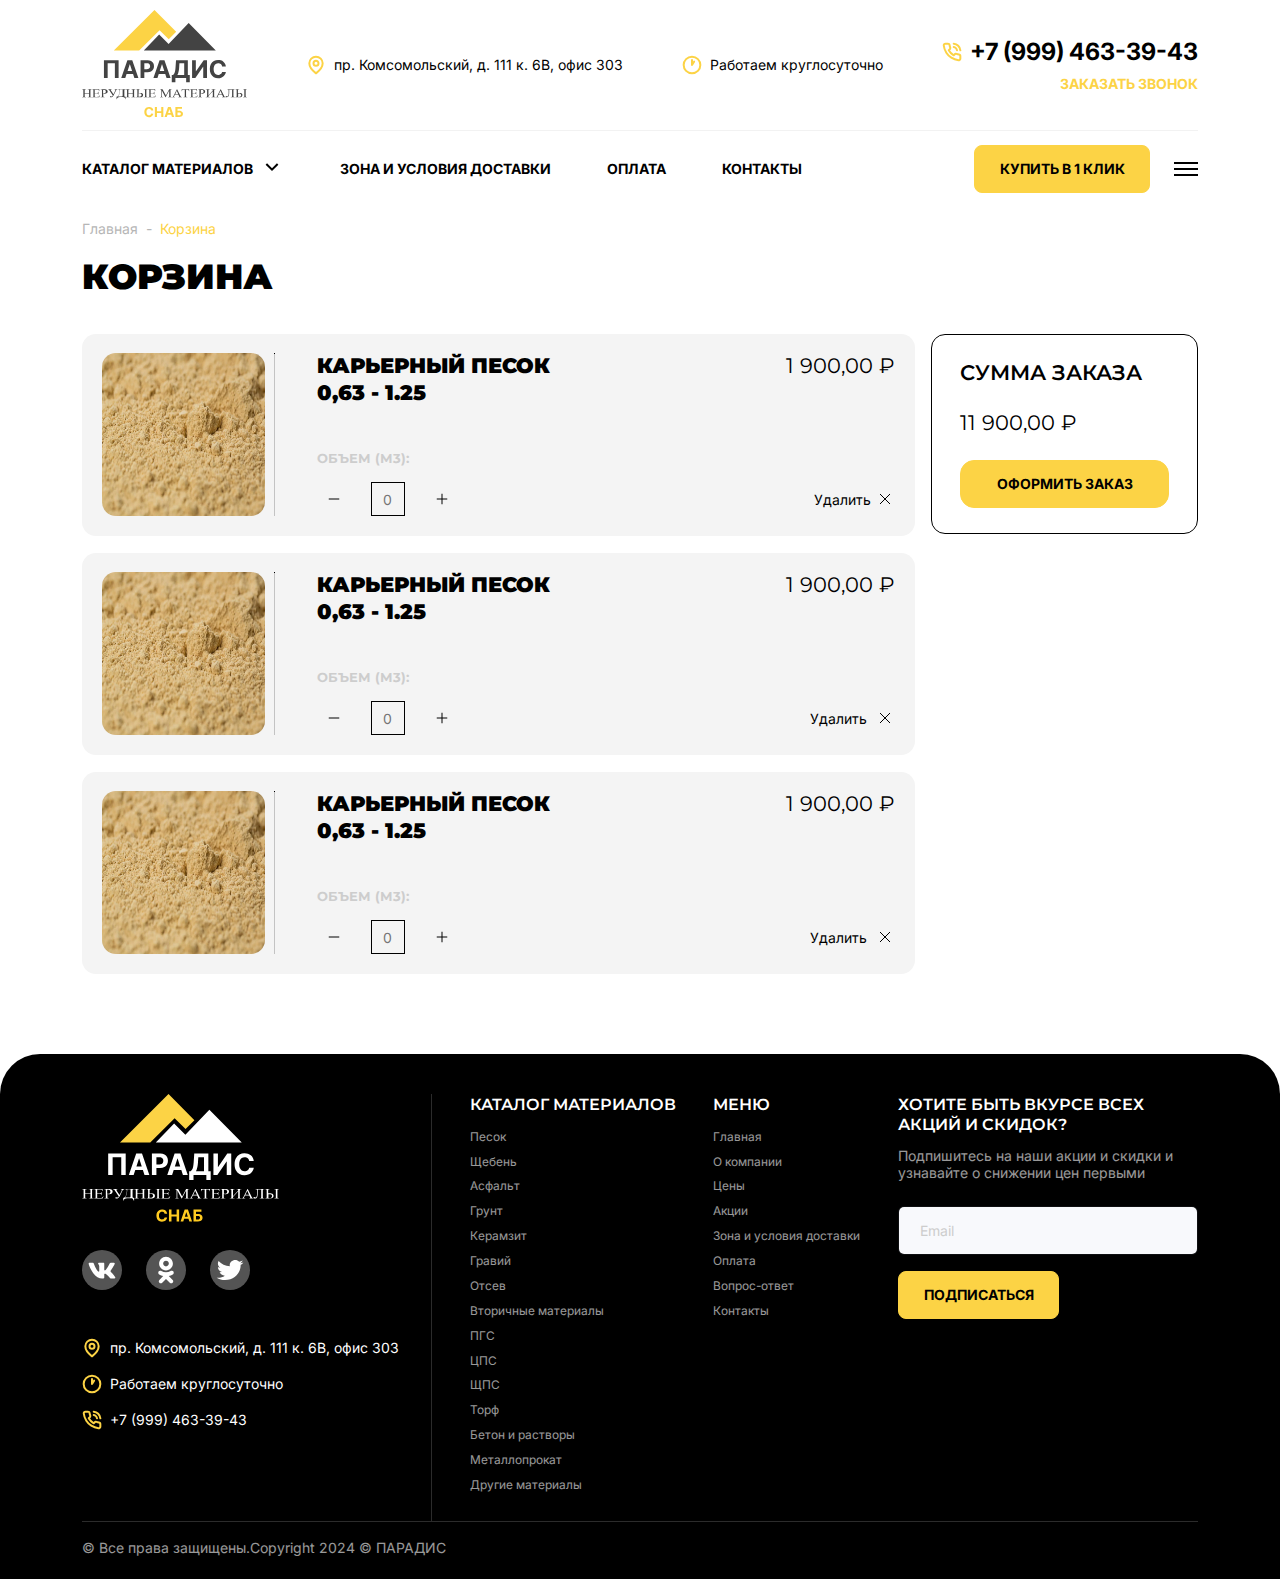
<file: cart.html>
<!DOCTYPE html>
<html lang="ru">
<head>
    <meta charset="UTF-8">
    <meta name="viewport" content="width=device-width, initial-scale=1.0">
    <link rel="stylesheet" href="css/bootstrap.min.css">
    <link rel="stylesheet" href="css/swiper-bundle.min.css"/>
    <link rel="stylesheet" href="css/style.min.css">
    <title>Парадис</title>
</head>
<body>
    <header class="container px-xxl-5">
        <div class="d-flex justify-content-between align-items-center">
            <a href="index.html">
                <img src="imgs/logo.svg" alt="logo" class="logo">
            </a>
            <address class="d-none d-lg-flex align-items-center">
                <svg class="color-main" width="20" height="20" viewBox="0 0 20 20" fill="none" xmlns="http://www.w3.org/2000/svg">
                    <path d="M16.6666 8.33334C16.6666 13.3333 9.99992 18.3333 9.99992 18.3333C9.99992 18.3333 3.33325 13.3333 3.33325 8.33334C3.33325 6.56523 4.03563 4.86954 5.28587 3.61929C6.53612 2.36905 8.23181 1.66667 9.99992 1.66667C11.768 1.66667 13.4637 2.36905 14.714 3.61929C15.9642 4.86954 16.6666 6.56523 16.6666 8.33334Z" stroke="currentColor" stroke-width="2" stroke-linecap="round" stroke-linejoin="round"/>
                    <path d="M10 10.8333C11.3807 10.8333 12.5 9.71404 12.5 8.33333C12.5 6.95262 11.3807 5.83333 10 5.83333C8.61929 5.83333 7.5 6.95262 7.5 8.33333C7.5 9.71404 8.61929 10.8333 10 10.8333Z" stroke="currentColor" stroke-width="2" stroke-linecap="round" stroke-linejoin="round"/>
                </svg>                    
                <span class="ms-2">пр. Комсомольский, <br class="d-xl-none"/>д. 111 к. 6В, офис 303</span>
            </address>
            <div class="d-none d-lg-flex align-items-center">
                <svg class="color-main" width="20" height="20" viewBox="0 0 20 20" fill="none" xmlns="http://www.w3.org/2000/svg">
                    <path d="M9.99996 18.3333C14.6023 18.3333 18.3333 14.6024 18.3333 10C18.3333 5.39763 14.6023 1.66667 9.99996 1.66667C5.39759 1.66667 1.66663 5.39763 1.66663 10C1.66663 14.6024 5.39759 18.3333 9.99996 18.3333Z" stroke="currentColor" stroke-width="2" stroke-linecap="round" stroke-linejoin="round"/>
                    <path d="M10 5V10L12.0833 6.66667" stroke="currentColor" stroke-width="2" stroke-linecap="round" stroke-linejoin="round"/>
                </svg>                    
                <span class="ms-2">Работаем круглосуточно</span>
            </div>
            <div class="d-none d-sm-block ms-auto ms-lg-0">
                <a class="d-flex align-items-center mb-2" href="tel:+7 (999) 463-39-43">
                    <svg class="color-main" width="20" height="20" viewBox="0 0 20 20" fill="none" xmlns="http://www.w3.org/2000/svg">
                        <path d="M18.3333 14.1V16.6C18.3343 16.8321 18.2867 17.0618 18.1937 17.2745C18.1008 17.4871 17.9644 17.678 17.7934 17.8349C17.6224 17.9918 17.4205 18.1112 17.2006 18.1856C16.9808 18.2599 16.7478 18.2876 16.5167 18.2667C13.9523 17.988 11.4892 17.1118 9.32498 15.7083C7.31151 14.4289 5.60443 12.7218 4.32499 10.7083C2.91663 8.53433 2.04019 6.05916 1.76665 3.48333C1.74583 3.25288 1.77321 3.02063 1.84707 2.80135C1.92092 2.58207 2.03963 2.38057 2.19562 2.20968C2.35162 2.03879 2.54149 1.90225 2.75314 1.80876C2.9648 1.71527 3.1936 1.66688 3.42499 1.66666H5.92499C6.32941 1.66268 6.72148 1.80589 7.02812 2.0696C7.33476 2.33332 7.53505 2.69953 7.59165 3.09999C7.69717 3.90005 7.89286 4.6856 8.17499 5.44166C8.2871 5.73993 8.31137 6.06409 8.24491 6.37573C8.17844 6.68737 8.02404 6.97342 7.79998 7.19999L6.74165 8.25833C7.92795 10.3446 9.65536 12.072 11.7417 13.2583L12.8 12.2C13.0266 11.9759 13.3126 11.8215 13.6243 11.7551C13.9359 11.6886 14.26 11.7129 14.5583 11.825C15.3144 12.1071 16.0999 12.3028 16.9 12.4083C17.3048 12.4654 17.6745 12.6693 17.9388 12.9812C18.203 13.2931 18.3435 13.6913 18.3333 14.1Z" stroke="currentColor" stroke-width="2" stroke-linecap="round" stroke-linejoin="round"/>
                        <path d="M11.7084 1.66667C13.4069 1.84565 14.9935 2.599 16.2058 3.80216C17.418 5.00531 18.1833 6.58618 18.375 8.28334" stroke="currentColor" stroke-width="2" stroke-linecap="round" stroke-linejoin="round"/>
                        <path d="M11.7084 5C12.528 5.16161 13.2801 5.56586 13.867 6.16026C14.454 6.75466 14.8487 7.51177 15 8.33333" stroke="currentColor" stroke-width="2" stroke-linecap="round" stroke-linejoin="round"/>
                    </svg>                        
                    <span class="fs-17 fw-7 ms-2">+7 (999) 463-39-43</span>
                </a>
                <button type="button" data-bs-toggle="modal" data-bs-target="#callbackModal" class="color-main fw-7 ms-auto text-uppercase">Заказать звонок</button>
            </div>
            <a href="tel:+7 (999) 463-39-43" class="btn-call ms-auto d-sm-none">
                <svg width="20" height="20" viewBox="0 0 20 20" fill="none" xmlns="http://www.w3.org/2000/svg">
                    <path d="M18.3333 14.1V16.6C18.3343 16.8321 18.2867 17.0618 18.1937 17.2745C18.1008 17.4871 17.9644 17.678 17.7934 17.8349C17.6224 17.9918 17.4205 18.1112 17.2006 18.1856C16.9808 18.2599 16.7478 18.2876 16.5167 18.2667C13.9523 17.988 11.4892 17.1118 9.32498 15.7083C7.31151 14.4289 5.60443 12.7218 4.32499 10.7083C2.91663 8.53433 2.04019 6.05916 1.76665 3.48333C1.74583 3.25288 1.77321 3.02063 1.84707 2.80135C1.92092 2.58207 2.03963 2.38057 2.19562 2.20968C2.35162 2.03879 2.54149 1.90225 2.75314 1.80876C2.9648 1.71527 3.1936 1.66688 3.42499 1.66666H5.92499C6.32941 1.66268 6.72148 1.80589 7.02812 2.0696C7.33476 2.33332 7.53505 2.69953 7.59165 3.09999C7.69717 3.90005 7.89286 4.6856 8.17499 5.44166C8.2871 5.73993 8.31137 6.06409 8.24491 6.37573C8.17844 6.68737 8.02404 6.97342 7.79998 7.19999L6.74165 8.25833C7.92795 10.3446 9.65536 12.072 11.7417 13.2583L12.8 12.2C13.0266 11.9759 13.3126 11.8215 13.6243 11.7551C13.9359 11.6886 14.26 11.7129 14.5583 11.825C15.3144 12.1071 16.0999 12.3028 16.9 12.4083C17.3048 12.4654 17.6745 12.6693 17.9388 12.9812C18.203 13.2931 18.3435 13.6913 18.3333 14.1Z" stroke="currentColor" stroke-width="2" stroke-linecap="round" stroke-linejoin="round"/>
                    <path d="M11.7084 1.66667C13.4069 1.84565 14.9935 2.599 16.2058 3.80216C17.418 5.00531 18.1833 6.58618 18.375 8.28334" stroke="currentColor" stroke-width="2" stroke-linecap="round" stroke-linejoin="round"/>
                    <path d="M11.7084 5C12.528 5.16161 13.2801 5.56586 13.867 6.16026C14.454 6.75466 14.8487 7.51177 15 8.33333" stroke="currentColor" stroke-width="2" stroke-linecap="round" stroke-linejoin="round"/>
                </svg>
            </a>
            <button type="button" data-bs-toggle="offcanvas" data-bs-target="#offcanvasMenu" class="ms-4 ms-sm-5 d-lg-none">
                <svg width="24" height="24" viewBox="0 0 24 24" fill="none" xmlns="http://www.w3.org/2000/svg">
                    <rect y="5" width="24" height="2" fill="currentColor"/>
                    <rect y="11" width="24" height="2" fill="currentColor"/>
                    <rect y="17" width="24" height="2" fill="currentColor"/>
                </svg>                        
            </button>
        </div>

        <hr class="d-none d-lg-block">

        <nav class="d-none d-lg-flex justify-content-between align-items-center">
            <ul>
                <li class="hover">
                    <a href="" class="hover-link">
                        <span>кАТАЛОГ МАТЕРИАЛОВ</span>
                        <svg width="24" height="24" viewBox="0 0 24 24" fill="none" xmlns="http://www.w3.org/2000/svg">
                            <path d="M12 13.172L16.95 8.222L18.364 9.636L12 16L5.63601 9.636L7.05001 8.222L12 13.172Z" fill="currentColor"/>
                        </svg>
                    </a>
                    <ul class="hover-menu">
                        <li><a href="#">Раздел каталога</a></li>
                        <li><a href="#">Раздел каталога</a></li>
                        <li><a href="#">Раздел каталога</a></li>
                        <li><a href="#">Раздел каталога</a></li>
                    </ul>
                </li>
                <li>
                    <a href="">Зона и условия доставки</a>
                </li>
                <li>
                    <a href="">оПЛАТА</a>
                </li>
                <li>
                    <a href="">кОНТАКТЫ</a>
                </li>
            </ul>
            <div class="d-flex align-items-centers">
                <button type="button" data-bs-toggle="modal" data-bs-target="#orderModal" class="btn-fill radius-MD">кУПИТЬ В 1 КЛИК</button>
                <button type="button" data-bs-toggle="offcanvas" data-bs-target="#offcanvasMenu" class="ms-4">
                    <svg width="24" height="24" viewBox="0 0 24 24" fill="none" xmlns="http://www.w3.org/2000/svg">
                        <rect y="5" width="24" height="2" fill="currentColor"/>
                        <rect y="11" width="24" height="2" fill="currentColor"/>
                        <rect y="17" width="24" height="2" fill="currentColor"/>
                    </svg>                        
                </button>
            </div>
        </nav>
    </header>

    <main>
        <section class="plus container px-xxl-5">
            <nav>
                <ol class="breadcrumb mt-0">
                    <li class="breadcrumb-item"><a href="#">Главная</a></li>
                    <li class="breadcrumb-item active" aria-current="page">Корзина</li>
                </ol>
            </nav>

            <h2>Корзина</h2>
            
            <div class="row g-3">
                <div class="col-12 col-lg-8 col-xl-9">
                    <ul class="cart">
                        <li class="cart-item">
                            <a href="">
                                <img class="cart-item-img" src="imgs/products/prod.jpg" alt="Карьерный песок 0,63 - 1.25
                                ">
                            </a>
                            <hr>
                            <div class="cart-item-text">
                                <div class="row row-cols-sm-2">
                                    <h3>Карьерный песок 0,63 - 1.25</h3>
                                    <div class="text-sm-end fs-15 title-font">1 900,00 ₽</div>
                                </div>
                                <div>
                                    <p class="title-font text-uppercase fw-7 fs-09 light-gray my-3">Объем (м3): </p>
                                    <div class="d-flex justify-content-between align-items-center">
                                        <div class="cart-item-count">
                                            <button type="button">
                                                <svg width="18" height="18" viewBox="0 0 18 18" fill="none" xmlns="http://www.w3.org/2000/svg">
                                                    <path d="M3.75 9H14.25" stroke="currentColor" stroke-linejoin="round"/>
                                                </svg>
                                            </button>
                                            <input type="number" placeholder="0">
                                            <button type="button">
                                                <svg width="18" height="18" viewBox="0 0 18 18" fill="none" xmlns="http://www.w3.org/2000/svg">
                                                    <path d="M9 3.75V14.25" stroke="currentColor" stroke-linejoin="round"/>
                                                    <path d="M3.75 9H14.25" stroke="currentColor" stroke-linejoin="round"/>
                                                </svg>                                                    
                                            </button>
                                        </div>
                                        <button type="button" class="d-flex align-items-center">
                                            <span class="me-1">Удалить</span>
                                            <svg width="20" height="20" viewBox="0 0 20 20" fill="none" xmlns="http://www.w3.org/2000/svg">
                                                <path d="M15 5L5 15" stroke="black" stroke-linejoin="round"/>
                                                <path d="M5 5L15 15" stroke="black" stroke-linejoin="round"/>
                                            </svg>
                                        </button>
                                    </div>
                                </div>
                            </div>
                        </li>
                        <li class="cart-item">
                            <a href="">
                                <img class="cart-item-img" src="imgs/products/prod.jpg" alt="Карьерный песок 0,63 - 1.25
                                ">
                            </a>
                            <hr>
                            <div class="cart-item-text">
                                <div class="row row-cols-sm-2">
                                    <h3>Карьерный песок 0,63 - 1.25</h3>
                                    <div class="text-sm-end fs-15 title-font">1 900,00 ₽</div>
                                </div>
                                <div>
                                    <p class="title-font text-uppercase fw-7 fs-09 light-gray my-3">Объем (м3): </p>
                                    <div class="d-flex justify-content-between align-items-center">
                                        <div class="cart-item-count">
                                            <button type="button">
                                                <svg width="18" height="18" viewBox="0 0 18 18" fill="none" xmlns="http://www.w3.org/2000/svg">
                                                    <path d="M3.75 9H14.25" stroke="currentColor" stroke-linejoin="round"/>
                                                </svg>
                                            </button>
                                            <input type="number" placeholder="0">
                                            <button type="button">
                                                <svg width="18" height="18" viewBox="0 0 18 18" fill="none" xmlns="http://www.w3.org/2000/svg">
                                                    <path d="M9 3.75V14.25" stroke="currentColor" stroke-linejoin="round"/>
                                                    <path d="M3.75 9H14.25" stroke="currentColor" stroke-linejoin="round"/>
                                                </svg>                                                    
                                            </button>
                                        </div>
                                        <button type="button" class="d-flex align-items-center">
                                            <span class="me-2">Удалить</span>
                                            <svg width="20" height="20" viewBox="0 0 20 20" fill="none" xmlns="http://www.w3.org/2000/svg">
                                                <path d="M15 5L5 15" stroke="black" stroke-linejoin="round"/>
                                                <path d="M5 5L15 15" stroke="black" stroke-linejoin="round"/>
                                            </svg>
                                        </button>
                                    </div>
                                </div>
                            </div>
                        </li>
                        <li class="cart-item">
                            <a href="">
                                <img class="cart-item-img" src="imgs/products/prod.jpg" alt="Карьерный песок 0,63 - 1.25
                                ">
                            </a>
                            <hr>
                            <div class="cart-item-text">
                                <div class="row row-cols-sm-2">
                                    <h3>Карьерный песок 0,63 - 1.25</h3>
                                    <div class="text-sm-end fs-15 title-font">1 900,00 ₽</div>
                                </div>
                                <div>
                                    <p class="title-font text-uppercase fw-7 fs-09 light-gray my-3">Объем (м3): </p>
                                    <div class="d-flex justify-content-between align-items-center">
                                        <div class="cart-item-count">
                                            <button type="button">
                                                <svg width="18" height="18" viewBox="0 0 18 18" fill="none" xmlns="http://www.w3.org/2000/svg">
                                                    <path d="M3.75 9H14.25" stroke="currentColor" stroke-linejoin="round"/>
                                                </svg>
                                            </button>
                                            <input type="number" placeholder="0">
                                            <button type="button">
                                                <svg width="18" height="18" viewBox="0 0 18 18" fill="none" xmlns="http://www.w3.org/2000/svg">
                                                    <path d="M9 3.75V14.25" stroke="currentColor" stroke-linejoin="round"/>
                                                    <path d="M3.75 9H14.25" stroke="currentColor" stroke-linejoin="round"/>
                                                </svg>                                                    
                                            </button>
                                        </div>
                                        <button type="button" class="d-flex align-items-center">
                                            <span class="me-2">Удалить</span>
                                            <svg width="20" height="20" viewBox="0 0 20 20" fill="none" xmlns="http://www.w3.org/2000/svg">
                                                <path d="M15 5L5 15" stroke="black" stroke-linejoin="round"/>
                                                <path d="M5 5L15 15" stroke="black" stroke-linejoin="round"/>
                                            </svg>
                                        </button>
                                    </div>
                                </div>
                            </div>
                        </li>
                    </ul>
                </div>
                <div class="col-12 col-lg-4 col-xl-3">
                    <div class="cart-summ">
                        <h4 class="text-uppercase mb-4">Сумма заказа</h4>
                        <p class="fs-15 title-font mb-4">11 900,00 ₽</p>
                        <button type="button" class="btn-fill w-100 mx-auto">ОФОРМИТЬ ЗАКАЗ</button>
                    </div>
                </div>
            </div>
        </section>
    </main>

    <footer>
        <div class="container px-xxl-5">
            <div class="footerGrid">
                <div class="footerGrid-info">
                    <img src="imgs/logo-white.svg" alt="Парадис нерудные материалы">
                    <ul class="social list-unstyled mt-4">
                        <li class="me-4">
                            <a href="">
                                <svg width="40" height="40" viewBox="0 0 40 40" fill="none" xmlns="http://www.w3.org/2000/svg">
                                    <path fill-rule="evenodd" clip-rule="evenodd" d="M32.7216 13.7784C32.907 13.1603 32.7216 12.7061 31.8393 12.7061H28.9219C28.1801 12.7061 27.8384 13.0984 27.6529 13.5312C27.6529 13.5312 26.1692 17.1473 24.0675 19.4962C23.3875 20.1761 23.0785 20.3922 22.7076 20.3922C22.5221 20.3922 22.2537 20.1761 22.2537 19.5581V13.7784C22.2537 13.0365 22.0385 12.7061 21.4202 12.7061H16.8358C16.3723 12.7061 16.0935 13.0503 16.0935 13.3766C16.0935 14.0799 17.1442 14.242 17.2526 16.22V20.5162C17.2526 21.4581 17.0825 21.629 16.7116 21.629C15.7226 21.629 13.3171 17.9965 11.8901 13.8403C11.6104 13.0324 11.3299 12.7061 10.5843 12.7061H7.66698C6.83345 12.7061 6.66675 13.0984 6.66675 13.5312C6.66675 14.3039 7.65594 18.1365 11.272 23.2052C13.683 26.6664 17.0792 28.5431 20.1699 28.5431C22.0245 28.5431 22.2537 28.1263 22.2537 27.4084V24.7922C22.2537 23.9587 22.4294 23.7924 23.0164 23.7924C23.4494 23.7924 24.191 24.0087 25.9221 25.6776C27.9 27.6554 28.2259 28.5431 29.3387 28.5431H32.2561C33.0896 28.5431 33.5063 28.1263 33.2659 27.3038C33.0029 26.4841 32.0585 25.295 30.8053 23.8851C30.1253 23.0814 29.1053 22.216 28.7965 21.7834C28.3637 21.227 28.4873 20.9799 28.7965 20.4856C28.7965 20.4856 32.3507 15.4786 32.7216 13.7786V13.7784Z" fill="currentColor"/>
                                </svg>                                    
                            </a>
                        </li>
                        <li class="me-4">
                            <a href="">
                                <svg width="40" height="40" viewBox="0 0 40 40" fill="none" xmlns="http://www.w3.org/2000/svg">
                                    <path d="M19.9997 10.7005C21.5711 10.7005 22.8492 11.9786 22.8492 13.55C22.8492 15.12 21.5707 16.3982 19.9997 16.3982C18.4293 16.3982 17.1509 15.12 17.1509 13.55C17.1505 11.9783 18.4297 10.7005 19.9997 10.7005ZM19.9997 20.4297C23.7953 20.4297 26.882 17.344 26.882 13.55C26.882 9.75403 23.7957 6.66699 19.9997 6.66699C16.2044 6.66699 13.1174 9.75436 13.1174 13.55C13.1174 17.344 16.2044 20.4297 19.9997 20.4297ZM22.784 26.0434C24.1998 25.721 25.5509 25.1615 26.7803 24.3887C27.2328 24.104 27.5537 23.6511 27.6724 23.1298C27.7911 22.6084 27.6978 22.0613 27.4131 21.6087C27.2723 21.3844 27.0886 21.19 26.8726 21.0367C26.6566 20.8835 26.4125 20.7743 26.1543 20.7154C25.8961 20.6565 25.6288 20.6492 25.3677 20.6937C25.1066 20.7382 24.8569 20.8338 24.6327 20.9749C21.8132 22.7475 18.1843 22.7462 15.367 20.9749C15.1429 20.8337 14.8932 20.7381 14.6321 20.6936C14.3711 20.6491 14.1038 20.6564 13.8456 20.7153C13.5874 20.7742 13.3433 20.8834 13.1273 21.0367C12.9114 21.19 12.7278 21.3843 12.587 21.6087C12.3022 22.0611 12.2088 22.6082 12.3272 23.1295C12.4457 23.6509 12.7664 24.1038 13.2188 24.3887C14.4481 25.1612 15.7989 25.7207 17.2144 26.0434L13.3671 29.8914C12.989 30.2696 12.7766 30.7825 12.7767 31.3173C12.7768 31.8521 12.9894 32.365 13.3676 32.7431C13.7458 33.1211 14.2587 33.3335 14.7935 33.3334C15.3283 33.3333 15.8412 33.1208 16.2192 32.7426L19.9991 28.9621L23.7812 32.7429C23.9682 32.9302 24.1903 33.0787 24.4347 33.1801C24.6792 33.2815 24.9413 33.3337 25.2059 33.3337C25.4706 33.3337 25.7327 33.2815 25.9771 33.1801C26.2216 33.0787 26.4437 32.9302 26.6307 32.7429C26.8183 32.5559 26.9671 32.3338 27.0686 32.0891C27.1701 31.8445 27.2224 31.5823 27.2224 31.3175C27.2224 31.0526 27.1701 30.7904 27.0686 30.5458C26.9671 30.3012 26.8183 30.079 26.6307 29.8921L22.784 26.0434Z" fill="currentColor"/>
                                </svg>                                    
                            </a>
                        </li>
                        <li class="me-4">
                            <a href="">
                                <svg width="40" height="40" viewBox="0 0 40 40" fill="none" xmlns="http://www.w3.org/2000/svg">
                                    <path d="M33.3334 12.4359C32.381 12.8205 31.2926 13.0769 30.2042 13.2051C31.2926 12.5641 32.245 11.5385 32.6531 10.3846C31.5647 11.0256 30.4763 11.4103 29.1157 11.6667C28.1634 10.641 26.6667 10 25.1701 10C22.1769 10 19.728 12.3077 19.728 15.1282C19.728 15.5128 19.728 15.8974 19.864 16.282C15.3742 16.0256 11.2926 13.9744 8.5715 10.8974C8.16334 11.6667 7.89123 12.5641 7.89123 13.4615C7.89123 15.2564 8.84362 16.7949 10.3402 17.6923C9.38783 17.6923 8.5715 17.4359 7.89123 17.0513C7.89123 19.4872 9.79599 21.6667 12.245 22.0513C11.8368 22.1795 11.2926 22.1795 10.7484 22.1795C10.3402 22.1795 10.0681 22.1795 9.65994 22.0513C10.3402 24.1026 12.381 25.641 14.83 25.641C12.9253 27.0513 10.6123 27.8205 8.02729 27.8205C7.61913 27.8205 7.21097 27.8205 6.66675 27.6923C9.11573 29.1026 11.9729 30 15.1021 30C25.1702 30 30.6123 22.1795 30.6123 15.3846V14.7436C31.7008 14.359 32.6531 13.4615 33.3334 12.4359Z" fill="currentColor"/>
                                </svg>                                    
                            </a>
                        </li>
                    </ul>
                    <ul class="list-unstyled mt-5">
                        <li class="mb-3">
                            <address class="d-flex align-items-center justify-content-center justify-content-sm-start">
                                <svg class="color-main" width="20" height="20" viewBox="0 0 20 20" fill="none" xmlns="http://www.w3.org/2000/svg">
                                    <path d="M16.6666 8.33366C16.6666 13.3337 9.99992 18.3337 9.99992 18.3337C9.99992 18.3337 3.33325 13.3337 3.33325 8.33366C3.33325 6.56555 4.03563 4.86986 5.28587 3.61961C6.53612 2.36937 8.23181 1.66699 9.99992 1.66699C11.768 1.66699 13.4637 2.36937 14.714 3.61961C15.9642 4.86986 16.6666 6.56555 16.6666 8.33366Z" stroke="currentColor" stroke-width="2" stroke-linecap="round" stroke-linejoin="round"/>
                                    <path d="M10 10.833C11.3807 10.833 12.5 9.71372 12.5 8.33301C12.5 6.9523 11.3807 5.83301 10 5.83301C8.61929 5.83301 7.5 6.9523 7.5 8.33301C7.5 9.71372 8.61929 10.833 10 10.833Z" stroke="currentColor" stroke-width="2" stroke-linecap="round" stroke-linejoin="round"/>
                                </svg>                                    
                                <span class="ms-2">пр. Комсомольский, д. 111 к. 6В, офис 303</span>
                            </address>
                        </li>
                        <li class="mb-3">
                            <div class="d-flex align-items-center justify-content-center justify-content-sm-start">
                                <svg class="color-main" width="20" height="20" viewBox="0 0 20 20" fill="none" xmlns="http://www.w3.org/2000/svg">
                                    <path d="M10.0001 18.3337C14.6025 18.3337 18.3334 14.6027 18.3334 10.0003C18.3334 5.39795 14.6025 1.66699 10.0001 1.66699C5.39771 1.66699 1.66675 5.39795 1.66675 10.0003C1.66675 14.6027 5.39771 18.3337 10.0001 18.3337Z" stroke="currentColor" stroke-width="2" stroke-linecap="round" stroke-linejoin="round"/>
                                    <path d="M10 5V10L12.0833 6.66667" stroke="currentColor" stroke-width="2" stroke-linecap="round" stroke-linejoin="round"/>
                                </svg>                                    
                                <span class="ms-2">Работаем круглосуточно</span>
                            </div>
                        </li>
                        <li>
                            <div class="d-flex align-items-center justify-content-center justify-content-sm-start">
                                <svg class="color-main" width="20" height="20" viewBox="0 0 20 20" fill="none" xmlns="http://www.w3.org/2000/svg">
                                    <path d="M18.3334 14.1004V16.6004C18.3344 16.8325 18.2868 17.0622 18.1939 17.2749C18.1009 17.4875 17.9645 17.6784 17.7935 17.8353C17.6225 17.9922 17.4206 18.1116 17.2007 18.186C16.9809 18.2603 16.7479 18.288 16.5168 18.2671C13.9525 17.9884 11.4893 17.1122 9.32511 15.7087C7.31163 14.4293 5.60455 12.7222 4.32511 10.7087C2.91676 8.53474 2.04031 6.05957 1.76677 3.48374C1.74595 3.2533 1.77334 3.02104 1.84719 2.80176C1.92105 2.58248 2.03975 2.38098 2.19575 2.21009C2.35174 2.0392 2.54161 1.90266 2.75327 1.80917C2.96492 1.71569 3.19372 1.66729 3.42511 1.66707H5.92511C6.32953 1.66309 6.7216 1.80631 7.02824 2.07002C7.33488 2.33373 7.53517 2.69995 7.59177 3.10041C7.69729 3.90046 7.89298 4.68601 8.17511 5.44207C8.28723 5.74034 8.31149 6.0645 8.24503 6.37614C8.17857 6.68778 8.02416 6.97383 7.80011 7.20041L6.74177 8.25874C7.92807 10.345 9.65549 12.0724 11.7418 13.2587L12.8001 12.2004C13.0267 11.9764 13.3127 11.8219 13.6244 11.7555C13.936 11.689 14.2602 11.7133 14.5584 11.8254C15.3145 12.1075 16.1001 12.3032 16.9001 12.4087C17.3049 12.4658 17.6746 12.6697 17.9389 12.9817C18.2032 13.2936 18.3436 13.6917 18.3334 14.1004Z" stroke="currentColor" stroke-width="2" stroke-linecap="round" stroke-linejoin="round"/>
                                    <path d="M11.7083 1.66699C13.4068 1.84597 14.9934 2.59932 16.2056 3.80248C17.4179 5.00563 18.1832 6.5865 18.3749 8.28366" stroke="currentColor" stroke-width="2" stroke-linecap="round" stroke-linejoin="round"/>
                                    <path d="M11.7083 5C12.5278 5.16161 13.2799 5.56586 13.8669 6.16026C14.4539 6.75466 14.8486 7.51177 14.9999 8.33333" stroke="currentColor" stroke-width="2" stroke-linecap="round" stroke-linejoin="round"/>
                                </svg>                                                                       
                                <a href="tel:+79994633943" class="ms-2">+7 (999) 463-39-43</a>
                            </div>
                        </li>
                    </ul>
                </div>
                <div class="footerGrid-menu">
                    <div>
                        <h6>Каталог материалов</h6>
                        <ul class="list-unstyled">
                            <li><a href="">Песок</a></li>
                            <li><a href="">Щебень</a></li>
                            <li><a href="">Асфальт</a></li>
                            <li><a href="">Грунт</a></li>
                            <li><a href="">Керамзит</a></li>
                            <li><a href="">Гравий</a></li>
                            <li><a href="">Отсев</a></li>
                            <li><a href="">Вторичные материалы</a></li>
                            <li><a href="">ПГС</a></li>
                            <li><a href="">ЦПС</a></li>
                            <li><a href="">ЩПС</a></li>
                            <li><a href="">Торф</a></li>
                            <li><a href="">Бетон и растворы</a></li>
                            <li><a href="">Металлопрокат</a></li>
                            <li><a href="">Другие материалы</a></li>
                        </ul>
                    </div>
                    <div>
                        <h6>меню</h6>
                        <ul class="list-unstyled">
                            <li><a href="">Главная</a></li>
                            <li><a href="">О компании</a></li>
                            <li><a href="">Цены</a></li>
                            <li><a href="">Акции</a></li>
                            <li><a href="">Зона и условия доставки</a></li>
                            <li><a href="">Оплата</a></li>
                            <li><a href="">Вопрос-ответ</a></li>
                            <li><a href="">Контакты</a></li>
                        </ul>
                    </div>
                </div>
                <div class="footerGrid-subscription">
                    <h6>Хотите быть вкурсе всех акций и скидок?</h6>
                    <p class="mb-4">Подпишитесь на наши акции и скидки и узнавайте о снижении цен первыми</p>
                    <form action="">
                        <input type="email" class="form-control" placeholder="Email">
                        <button type="button" class="btn-fill radius-MD mt-3">Подписаться</button>
                    </form>
                </div>
                <div class="footerGrid-copyright">
                    <p>© Все права защищены.Copyright 2024 © ПАРАДИС</p>
                </div>
            </div>
        </div>
    </footer>

    <div class="modal fade" id="callbackModal" tabindex="-1" aria-hidden="true">
        <div class="modal-dialog modal-lg">
            <div class="modal-content">
                <div class="modal-header">
                    <h4>Перезвоним в течение часа!</h4>
                    <button type="button" class="btn-close" data-bs-dismiss="modal" aria-label="Close">
                        <svg width="1em" height="1em" viewBox="0 0 25 24" fill="none" xmlns="http://www.w3.org/2000/svg">
                            <path fill-rule="evenodd" clip-rule="evenodd" d="M4.45209 3.46967C4.74498 3.17678 5.21986 3.17678 5.51275 3.46967L21.5128 19.4697C21.8056 19.7626 21.8056 20.2374 21.5128 20.5303C21.2199 20.8232 20.745 20.8232 20.4521 20.5303L4.45209 4.53033C4.1592 4.23744 4.1592 3.76256 4.45209 3.46967Z" fill="#0A0A0A"/>
                            <path fill-rule="evenodd" clip-rule="evenodd" d="M21.5128 3.46967C21.8056 3.76256 21.8056 4.23744 21.5128 4.53033L5.51275 20.5303C5.21986 20.8232 4.74498 20.8232 4.45209 20.5303C4.1592 20.2374 4.1592 19.7626 4.45209 19.4697L20.4521 3.46967C20.745 3.17678 21.2199 3.17678 21.5128 3.46967Z" fill="#0A0A0A"/>
                        </svg>                            
                    </button>
                </div>
                <div class="modal-body">
                    <p class="mb-4">Оставьте заявку и мы перезвоним вам уже сегодня</p>
                    <form action="">
                        <div class="row g-3">
                            <div class="col-12 col-md-6">
                                <input type="text" class="form-control" placeholder="Ваше имя">
                            </div>
                            <div class="col-12 col-md-6">
                                <input type="tel" class="form-control" placeholder="Номер телефона">
                            </div>
                            <div class="col-12">
                                <label class="form-check">
                                    <input class="form-check-input" type="checkbox" value="">
                                    <div class="form-check-text">
                                        Я согласен на обработку <a href="" class="color-main">персональных данных</a>
                                    </div>
                                </label>
                            </div>
                            <div class="col-12 col-md-5">
                                <button type="submit" class="btn-fill w-100">Заказать звонок</button>
                            </div>
                        </div>
                    </form>
                </div>
            </div>
        </div>
    </div>

    <div class="modal fade" id="orderModal" tabindex="-1" aria-hidden="true">
        <div class="modal-dialog modal-lg">
            <div class="modal-content">
                <div class="modal-header">
                    <h4>Доставим песок уже сегодня!</h4>
                    <button type="button" class="btn-close" data-bs-dismiss="modal" aria-label="Close">
                        <svg width="1em" height="1em" viewBox="0 0 25 24" fill="none" xmlns="http://www.w3.org/2000/svg">
                            <path fill-rule="evenodd" clip-rule="evenodd" d="M4.45209 3.46967C4.74498 3.17678 5.21986 3.17678 5.51275 3.46967L21.5128 19.4697C21.8056 19.7626 21.8056 20.2374 21.5128 20.5303C21.2199 20.8232 20.745 20.8232 20.4521 20.5303L4.45209 4.53033C4.1592 4.23744 4.1592 3.76256 4.45209 3.46967Z" fill="#0A0A0A"/>
                            <path fill-rule="evenodd" clip-rule="evenodd" d="M21.5128 3.46967C21.8056 3.76256 21.8056 4.23744 21.5128 4.53033L5.51275 20.5303C5.21986 20.8232 4.74498 20.8232 4.45209 20.5303C4.1592 20.2374 4.1592 19.7626 4.45209 19.4697L20.4521 3.46967C20.745 3.17678 21.2199 3.17678 21.5128 3.46967Z" fill="#0A0A0A"/>
                        </svg>                            
                    </button>
                </div>
                <div class="modal-body">
                    <p class="mb-4">Оставьте заявку и мы доставим вам песок уже сегодня</p>
                    <form action="">
                        <div class="row g-3">
                            <div class="col-12 col-md-6">
                                <input type="text" class="form-control" placeholder="Ваше имя">
                            </div>
                            <div class="col-12 col-md-6">
                                <input type="tel" class="form-control" placeholder="Ваш телефон">
                            </div>
                            <div class="col-12">
                                <label class="form-check">
                                    <input class="form-check-input" type="checkbox" value="">
                                    <div class="form-check-text">
                                        Я согласен на обработку <a href="" class="color-main">персональных данных</a>
                                    </div>
                                </label>
                            </div>
                            <div class="col-12 col-md-5">
                                <button type="submit" class="btn-fill w-100">Купить в 1 клик</button>
                            </div>
                            <div class="col-12 col-md-7">
                                <div class="row row-cols-sm-2 g-3">
                                    <div>
                                        <button type="button" data-bs-toggle="modal" data-bs-target="#callbackModal" class="btn-black px-2 w-100">Заказать звонок</button>
                                    </div>
                                    <div>
                                        <button type="button" class="btn-black px-2 w-100">Задать вопрос</button>
                                    </div>
                                </div>
                            </div>
                        </div>
                    </form>
                </div>
            </div>
        </div>
    </div>

    <div class="offcanvas offcanvas-end" tabindex="-1" id="offcanvasMenu">
        <div class="offcanvas-header">
            <img class="d-lg-none logo" src="imgs/logo.svg" alt="Парадис">
            <button type="button" class="btn-close" data-bs-dismiss="offcanvas">
                <svg width="1em" height="1em" viewBox="0 0 25 24" fill="none" xmlns="http://www.w3.org/2000/svg">
                    <path fill-rule="evenodd" clip-rule="evenodd" d="M4.45209 3.46967C4.74498 3.17678 5.21986 3.17678 5.51275 3.46967L21.5128 19.4697C21.8056 19.7626 21.8056 20.2374 21.5128 20.5303C21.2199 20.8232 20.745 20.8232 20.4521 20.5303L4.45209 4.53033C4.1592 4.23744 4.1592 3.76256 4.45209 3.46967Z" fill="#0A0A0A"/>
                    <path fill-rule="evenodd" clip-rule="evenodd" d="M21.5128 3.46967C21.8056 3.76256 21.8056 4.23744 21.5128 4.53033L5.51275 20.5303C5.21986 20.8232 4.74498 20.8232 4.45209 20.5303C4.1592 20.2374 4.1592 19.7626 4.45209 19.4697L20.4521 3.46967C20.745 3.17678 21.2199 3.17678 21.5128 3.46967Z" fill="#0A0A0A"/>
                </svg>
            </button>
        </div>
        <div class="offcanvas-body">
            <ul>
                <li class="d-lg-none">
                    <div class="d-flex w-100">
                        <a href="">Каталог материалов</a>
                        <button class="ms-auto" type="button" data-bs-toggle="collapse" data-bs-target="#collapseMenu" aria-expanded="false">
                            <svg width="24" height="24" viewBox="0 0 24 24" fill="none" xmlns="http://www.w3.org/2000/svg">
                                <path d="M12 13.172L16.95 8.222L18.364 9.636L12 16L5.63601 9.636L7.05001 8.222L12 13.172Z" fill="currentColor"/>
                            </svg>
                        </button>
                    </div>
                    <ul class="collapse" id="collapseMenu">
                        <li><a href="#">Раздел каталога</a></li>
                        <li><a href="#">Раздел каталога</a></li>
                        <li><a href="#">Раздел каталога</a></li>
                        <li><a href="#">Раздел каталога</a></li>
                    </ul>
                </li>
                <li class="d-lg-none">
                    <a href="">Зона и условия доставки</a>
                </li>
                <li class="d-lg-none">
                    <a href="">Оплата</a>
                </li>
                <li class="d-lg-none">
                    <a href="">Контакты</a>
                </li>
                <li>
                    <div class="d-flex w-100">
                        <a href="">О компании</a>
                        <button class="ms-auto" type="button" data-bs-toggle="collapse" data-bs-target="#collapseAbout" aria-expanded="false">
                            <svg width="24" height="24" viewBox="0 0 24 24" fill="none" xmlns="http://www.w3.org/2000/svg">
                                <path d="M12 13.172L16.95 8.222L18.364 9.636L12 16L5.63601 9.636L7.05001 8.222L12 13.172Z" fill="currentColor"/>
                            </svg>
                        </button>
                    </div>
                    <ul class="collapse" id="collapseAbout">
                        <li><a href="#">Раздел о компании</a></li>
                        <li><a href="#">Раздел о компании</a></li>
                        <li><a href="#">Раздел о компании</a></li>
                        <li><a href="#">Раздел о компании</a></li>
                    </ul>
                </li>
                <li>
                    <a href="">Акции</a>
                </li>
                <li>
                    <a href="">Вопрос-ответ</a>
                </li>
            </ul>
        </div>
        <div class="offcanvas-footer">
            <address class="d-flex align-items-center">
                <svg class="color-main" width="20" height="20" viewBox="0 0 20 20" fill="none" xmlns="http://www.w3.org/2000/svg">
                    <path d="M16.6666 8.33334C16.6666 13.3333 9.99992 18.3333 9.99992 18.3333C9.99992 18.3333 3.33325 13.3333 3.33325 8.33334C3.33325 6.56523 4.03563 4.86954 5.28587 3.61929C6.53612 2.36905 8.23181 1.66667 9.99992 1.66667C11.768 1.66667 13.4637 2.36905 14.714 3.61929C15.9642 4.86954 16.6666 6.56523 16.6666 8.33334Z" stroke="currentColor" stroke-width="2" stroke-linecap="round" stroke-linejoin="round"/>
                    <path d="M10 10.8333C11.3807 10.8333 12.5 9.71404 12.5 8.33333C12.5 6.95262 11.3807 5.83333 10 5.83333C8.61929 5.83333 7.5 6.95262 7.5 8.33333C7.5 9.71404 8.61929 10.8333 10 10.8333Z" stroke="currentColor" stroke-width="2" stroke-linecap="round" stroke-linejoin="round"/>
                </svg>                    
                <span class="ms-2">пр. Комсомольский, д. 111 к. 6В, офис 303</span>
            </address>
            <div class="d-flex align-items-center mt-4">
                <svg class="color-main" width="20" height="20" viewBox="0 0 20 20" fill="none" xmlns="http://www.w3.org/2000/svg">
                    <path d="M9.99996 18.3333C14.6023 18.3333 18.3333 14.6024 18.3333 10C18.3333 5.39763 14.6023 1.66667 9.99996 1.66667C5.39759 1.66667 1.66663 5.39763 1.66663 10C1.66663 14.6024 5.39759 18.3333 9.99996 18.3333Z" stroke="currentColor" stroke-width="2" stroke-linecap="round" stroke-linejoin="round"/>
                    <path d="M10 5V10L12.0833 6.66667" stroke="currentColor" stroke-width="2" stroke-linecap="round" stroke-linejoin="round"/>
                </svg>                    
                <span class="ms-2">Работаем круглосуточно</span>
            </div>
            <a class="d-flex align-items-center mt-4 mb-2" href="tel:+7 (999) 463-39-43">
                <svg class="color-main" width="20" height="20" viewBox="0 0 20 20" fill="none" xmlns="http://www.w3.org/2000/svg">
                    <path d="M18.3333 14.1V16.6C18.3343 16.8321 18.2867 17.0618 18.1937 17.2745C18.1008 17.4871 17.9644 17.678 17.7934 17.8349C17.6224 17.9918 17.4205 18.1112 17.2006 18.1856C16.9808 18.2599 16.7478 18.2876 16.5167 18.2667C13.9523 17.988 11.4892 17.1118 9.32498 15.7083C7.31151 14.4289 5.60443 12.7218 4.32499 10.7083C2.91663 8.53433 2.04019 6.05916 1.76665 3.48333C1.74583 3.25288 1.77321 3.02063 1.84707 2.80135C1.92092 2.58207 2.03963 2.38057 2.19562 2.20968C2.35162 2.03879 2.54149 1.90225 2.75314 1.80876C2.9648 1.71527 3.1936 1.66688 3.42499 1.66666H5.92499C6.32941 1.66268 6.72148 1.80589 7.02812 2.0696C7.33476 2.33332 7.53505 2.69953 7.59165 3.09999C7.69717 3.90005 7.89286 4.6856 8.17499 5.44166C8.2871 5.73993 8.31137 6.06409 8.24491 6.37573C8.17844 6.68737 8.02404 6.97342 7.79998 7.19999L6.74165 8.25833C7.92795 10.3446 9.65536 12.072 11.7417 13.2583L12.8 12.2C13.0266 11.9759 13.3126 11.8215 13.6243 11.7551C13.9359 11.6886 14.26 11.7129 14.5583 11.825C15.3144 12.1071 16.0999 12.3028 16.9 12.4083C17.3048 12.4654 17.6745 12.6693 17.9388 12.9812C18.203 13.2931 18.3435 13.6913 18.3333 14.1Z" stroke="currentColor" stroke-width="2" stroke-linecap="round" stroke-linejoin="round"/>
                    <path d="M11.7084 1.66667C13.4069 1.84565 14.9935 2.599 16.2058 3.80216C17.418 5.00531 18.1833 6.58618 18.375 8.28334" stroke="currentColor" stroke-width="2" stroke-linecap="round" stroke-linejoin="round"/>
                    <path d="M11.7084 5C12.528 5.16161 13.2801 5.56586 13.867 6.16026C14.454 6.75466 14.8487 7.51177 15 8.33333" stroke="currentColor" stroke-width="2" stroke-linecap="round" stroke-linejoin="round"/>
                </svg>                        
                <span class="fs-17 fw-7 ms-2">+7 (999) 463-39-43</span>
            </a>
            <button type="button" data-bs-toggle="modal" data-bs-target="#callbackModal" class="color-main fw-7 text-uppercase ms-4 mt-2">Заказать звонок</button>
        </div>
    </div>

    <script src="js/bootstrap.bundle.min.js"></script>
    <script src="js/main.js"></script>
    <script src="js/swiper-bundle.min.js"></script>
    <script src="js/slider.js"></script>
    <script src="js/fslightbox.js"></script>
</body>
</html>
</file>
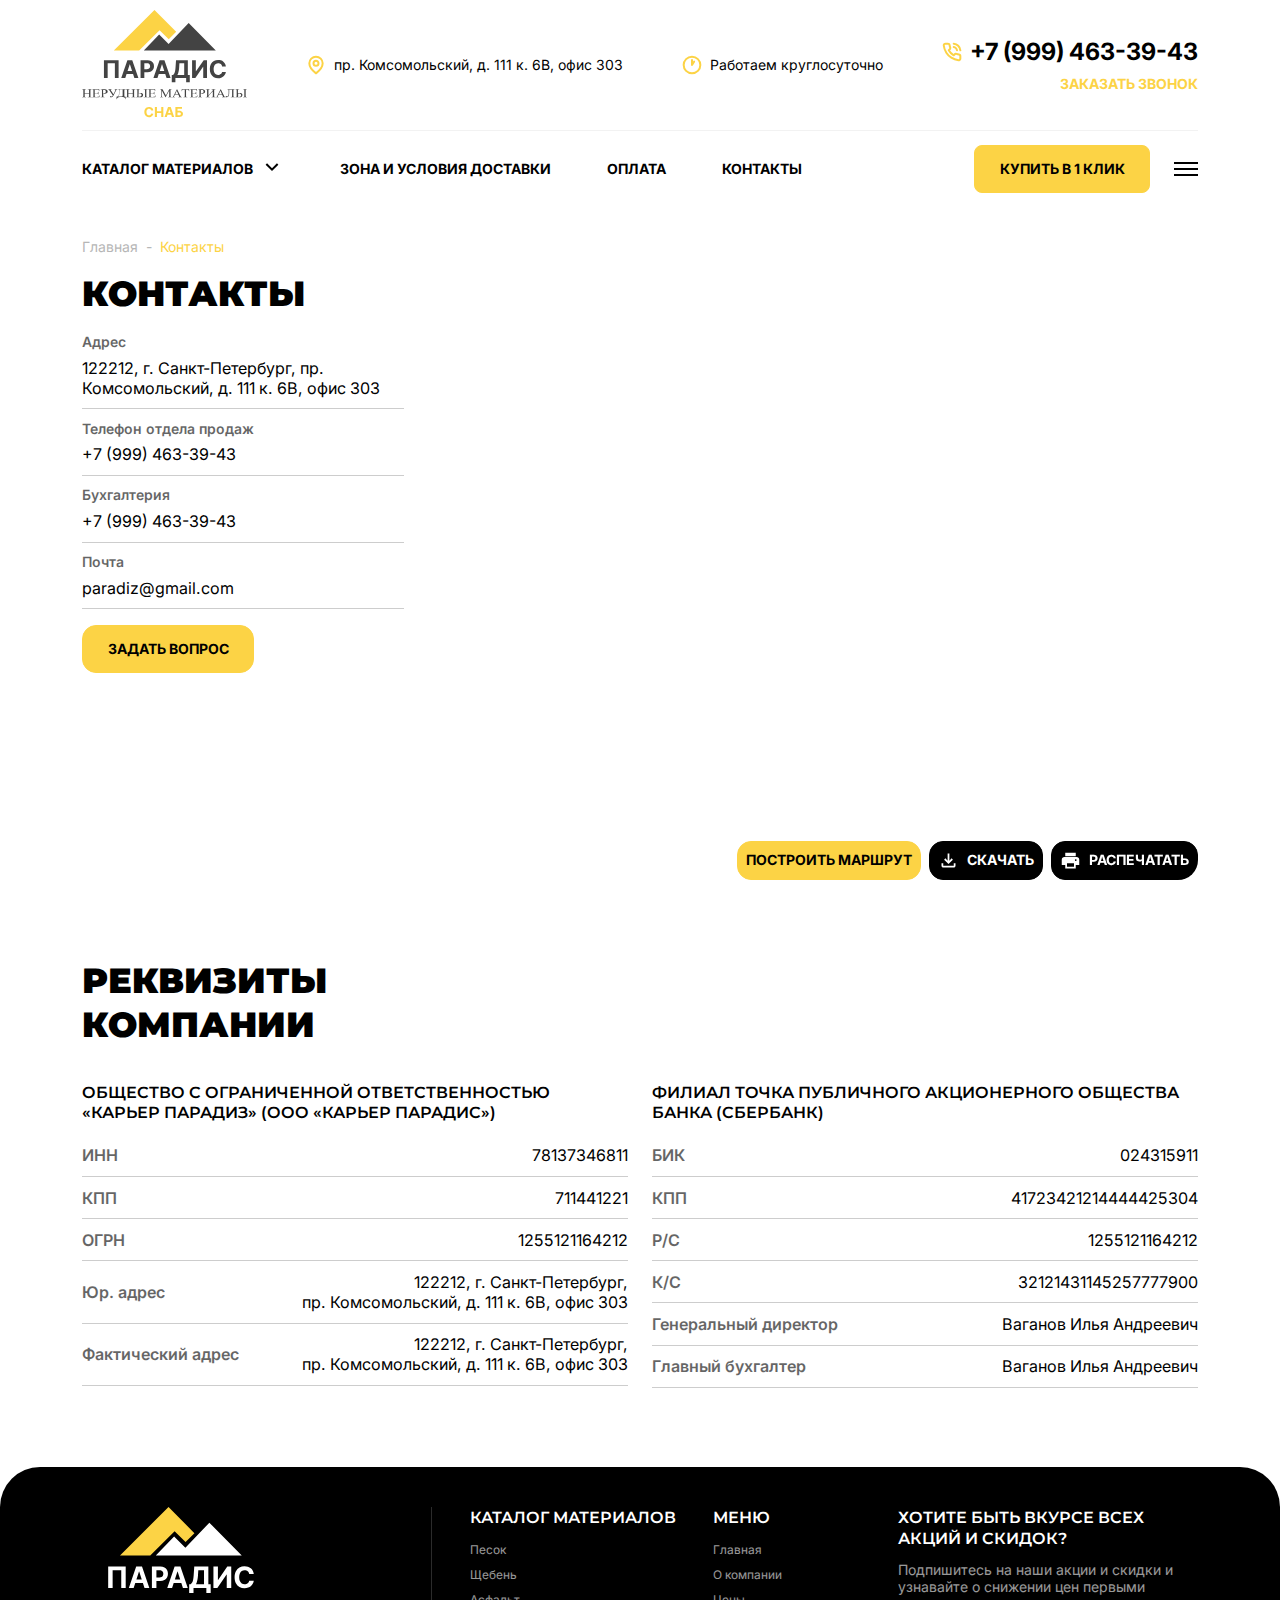
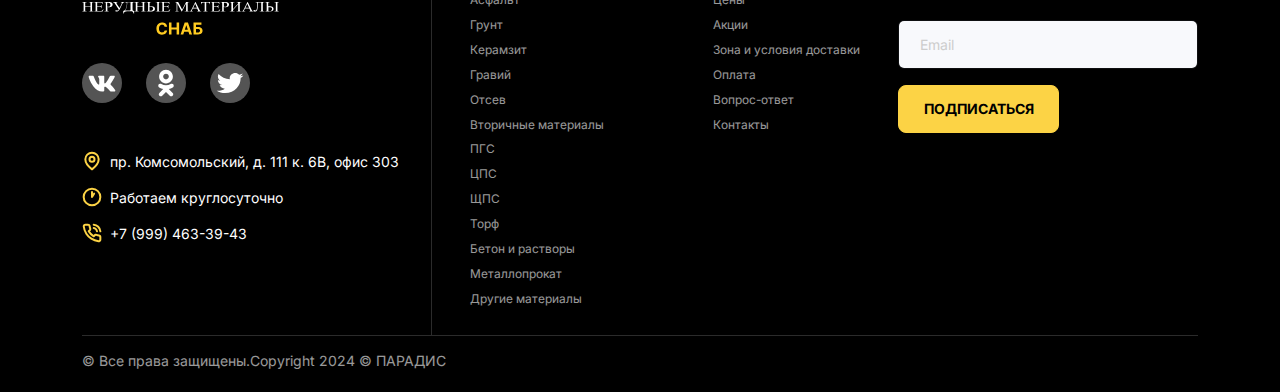
<file: contacts.html>
<!DOCTYPE html>
<html lang="ru">
<head>
    <meta charset="UTF-8">
    <meta name="viewport" content="width=device-width, initial-scale=1.0">
    <link rel="stylesheet" href="css/bootstrap.min.css">
    <link rel="stylesheet" href="css/swiper-bundle.min.css"/>
    <link rel="stylesheet" href="css/style.min.css">
    <title>Парадис</title>
</head>
<body>
    <header class="container px-xxl-5">
        <div class="d-flex justify-content-between align-items-center">
            <a href="index.html">
                <img src="imgs/logo.svg" alt="logo" class="logo">
            </a>
            <address class="d-none d-lg-flex align-items-center">
                <svg class="color-main" width="20" height="20" viewBox="0 0 20 20" fill="none" xmlns="http://www.w3.org/2000/svg">
                    <path d="M16.6666 8.33334C16.6666 13.3333 9.99992 18.3333 9.99992 18.3333C9.99992 18.3333 3.33325 13.3333 3.33325 8.33334C3.33325 6.56523 4.03563 4.86954 5.28587 3.61929C6.53612 2.36905 8.23181 1.66667 9.99992 1.66667C11.768 1.66667 13.4637 2.36905 14.714 3.61929C15.9642 4.86954 16.6666 6.56523 16.6666 8.33334Z" stroke="currentColor" stroke-width="2" stroke-linecap="round" stroke-linejoin="round"/>
                    <path d="M10 10.8333C11.3807 10.8333 12.5 9.71404 12.5 8.33333C12.5 6.95262 11.3807 5.83333 10 5.83333C8.61929 5.83333 7.5 6.95262 7.5 8.33333C7.5 9.71404 8.61929 10.8333 10 10.8333Z" stroke="currentColor" stroke-width="2" stroke-linecap="round" stroke-linejoin="round"/>
                </svg>                    
                <span class="ms-2">пр. Комсомольский, <br class="d-xl-none"/>д. 111 к. 6В, офис 303</span>
            </address>
            <div class="d-none d-lg-flex align-items-center">
                <svg class="color-main" width="20" height="20" viewBox="0 0 20 20" fill="none" xmlns="http://www.w3.org/2000/svg">
                    <path d="M9.99996 18.3333C14.6023 18.3333 18.3333 14.6024 18.3333 10C18.3333 5.39763 14.6023 1.66667 9.99996 1.66667C5.39759 1.66667 1.66663 5.39763 1.66663 10C1.66663 14.6024 5.39759 18.3333 9.99996 18.3333Z" stroke="currentColor" stroke-width="2" stroke-linecap="round" stroke-linejoin="round"/>
                    <path d="M10 5V10L12.0833 6.66667" stroke="currentColor" stroke-width="2" stroke-linecap="round" stroke-linejoin="round"/>
                </svg>                    
                <span class="ms-2">Работаем круглосуточно</span>
            </div>
            <div class="d-none d-sm-block ms-auto ms-lg-0">
                <a class="d-flex align-items-center mb-2" href="tel:+7 (999) 463-39-43">
                    <svg class="color-main" width="20" height="20" viewBox="0 0 20 20" fill="none" xmlns="http://www.w3.org/2000/svg">
                        <path d="M18.3333 14.1V16.6C18.3343 16.8321 18.2867 17.0618 18.1937 17.2745C18.1008 17.4871 17.9644 17.678 17.7934 17.8349C17.6224 17.9918 17.4205 18.1112 17.2006 18.1856C16.9808 18.2599 16.7478 18.2876 16.5167 18.2667C13.9523 17.988 11.4892 17.1118 9.32498 15.7083C7.31151 14.4289 5.60443 12.7218 4.32499 10.7083C2.91663 8.53433 2.04019 6.05916 1.76665 3.48333C1.74583 3.25288 1.77321 3.02063 1.84707 2.80135C1.92092 2.58207 2.03963 2.38057 2.19562 2.20968C2.35162 2.03879 2.54149 1.90225 2.75314 1.80876C2.9648 1.71527 3.1936 1.66688 3.42499 1.66666H5.92499C6.32941 1.66268 6.72148 1.80589 7.02812 2.0696C7.33476 2.33332 7.53505 2.69953 7.59165 3.09999C7.69717 3.90005 7.89286 4.6856 8.17499 5.44166C8.2871 5.73993 8.31137 6.06409 8.24491 6.37573C8.17844 6.68737 8.02404 6.97342 7.79998 7.19999L6.74165 8.25833C7.92795 10.3446 9.65536 12.072 11.7417 13.2583L12.8 12.2C13.0266 11.9759 13.3126 11.8215 13.6243 11.7551C13.9359 11.6886 14.26 11.7129 14.5583 11.825C15.3144 12.1071 16.0999 12.3028 16.9 12.4083C17.3048 12.4654 17.6745 12.6693 17.9388 12.9812C18.203 13.2931 18.3435 13.6913 18.3333 14.1Z" stroke="currentColor" stroke-width="2" stroke-linecap="round" stroke-linejoin="round"/>
                        <path d="M11.7084 1.66667C13.4069 1.84565 14.9935 2.599 16.2058 3.80216C17.418 5.00531 18.1833 6.58618 18.375 8.28334" stroke="currentColor" stroke-width="2" stroke-linecap="round" stroke-linejoin="round"/>
                        <path d="M11.7084 5C12.528 5.16161 13.2801 5.56586 13.867 6.16026C14.454 6.75466 14.8487 7.51177 15 8.33333" stroke="currentColor" stroke-width="2" stroke-linecap="round" stroke-linejoin="round"/>
                    </svg>                        
                    <span class="fs-17 fw-7 ms-2">+7 (999) 463-39-43</span>
                </a>
                <button type="button" data-bs-toggle="modal" data-bs-target="#callbackModal" class="color-main fw-7 ms-auto text-uppercase">Заказать звонок</button>
            </div>
            <a href="tel:+7 (999) 463-39-43" class="btn-call ms-auto d-sm-none">
                <svg width="20" height="20" viewBox="0 0 20 20" fill="none" xmlns="http://www.w3.org/2000/svg">
                    <path d="M18.3333 14.1V16.6C18.3343 16.8321 18.2867 17.0618 18.1937 17.2745C18.1008 17.4871 17.9644 17.678 17.7934 17.8349C17.6224 17.9918 17.4205 18.1112 17.2006 18.1856C16.9808 18.2599 16.7478 18.2876 16.5167 18.2667C13.9523 17.988 11.4892 17.1118 9.32498 15.7083C7.31151 14.4289 5.60443 12.7218 4.32499 10.7083C2.91663 8.53433 2.04019 6.05916 1.76665 3.48333C1.74583 3.25288 1.77321 3.02063 1.84707 2.80135C1.92092 2.58207 2.03963 2.38057 2.19562 2.20968C2.35162 2.03879 2.54149 1.90225 2.75314 1.80876C2.9648 1.71527 3.1936 1.66688 3.42499 1.66666H5.92499C6.32941 1.66268 6.72148 1.80589 7.02812 2.0696C7.33476 2.33332 7.53505 2.69953 7.59165 3.09999C7.69717 3.90005 7.89286 4.6856 8.17499 5.44166C8.2871 5.73993 8.31137 6.06409 8.24491 6.37573C8.17844 6.68737 8.02404 6.97342 7.79998 7.19999L6.74165 8.25833C7.92795 10.3446 9.65536 12.072 11.7417 13.2583L12.8 12.2C13.0266 11.9759 13.3126 11.8215 13.6243 11.7551C13.9359 11.6886 14.26 11.7129 14.5583 11.825C15.3144 12.1071 16.0999 12.3028 16.9 12.4083C17.3048 12.4654 17.6745 12.6693 17.9388 12.9812C18.203 13.2931 18.3435 13.6913 18.3333 14.1Z" stroke="currentColor" stroke-width="2" stroke-linecap="round" stroke-linejoin="round"/>
                    <path d="M11.7084 1.66667C13.4069 1.84565 14.9935 2.599 16.2058 3.80216C17.418 5.00531 18.1833 6.58618 18.375 8.28334" stroke="currentColor" stroke-width="2" stroke-linecap="round" stroke-linejoin="round"/>
                    <path d="M11.7084 5C12.528 5.16161 13.2801 5.56586 13.867 6.16026C14.454 6.75466 14.8487 7.51177 15 8.33333" stroke="currentColor" stroke-width="2" stroke-linecap="round" stroke-linejoin="round"/>
                </svg>
            </a>
            <button type="button" data-bs-toggle="offcanvas" data-bs-target="#offcanvasMenu" class="ms-4 ms-sm-5 d-lg-none">
                <svg width="24" height="24" viewBox="0 0 24 24" fill="none" xmlns="http://www.w3.org/2000/svg">
                    <rect y="5" width="24" height="2" fill="currentColor"/>
                    <rect y="11" width="24" height="2" fill="currentColor"/>
                    <rect y="17" width="24" height="2" fill="currentColor"/>
                </svg>                        
            </button>
        </div>

        <hr class="d-none d-lg-block">

        <nav class="d-none d-lg-flex justify-content-between align-items-center">
            <ul>
                <li class="hover">
                    <a href="" class="hover-link">
                        <span>кАТАЛОГ МАТЕРИАЛОВ</span>
                        <svg width="24" height="24" viewBox="0 0 24 24" fill="none" xmlns="http://www.w3.org/2000/svg">
                            <path d="M12 13.172L16.95 8.222L18.364 9.636L12 16L5.63601 9.636L7.05001 8.222L12 13.172Z" fill="currentColor"/>
                        </svg>
                    </a>
                    <ul class="hover-menu">
                        <li><a href="#">Раздел каталога</a></li>
                        <li><a href="#">Раздел каталога</a></li>
                        <li><a href="#">Раздел каталога</a></li>
                        <li><a href="#">Раздел каталога</a></li>
                    </ul>
                </li>
                <li>
                    <a href="">Зона и условия доставки</a>
                </li>
                <li>
                    <a href="">оПЛАТА</a>
                </li>
                <li>
                    <a href="">кОНТАКТЫ</a>
                </li>
            </ul>
            <div class="d-flex align-items-centers">
                <button type="button" data-bs-toggle="modal" data-bs-target="#orderModal" class="btn-fill radius-MD">кУПИТЬ В 1 КЛИК</button>
                <button type="button" data-bs-toggle="offcanvas" data-bs-target="#offcanvasMenu" class="ms-4">
                    <svg width="24" height="24" viewBox="0 0 24 24" fill="none" xmlns="http://www.w3.org/2000/svg">
                        <rect y="5" width="24" height="2" fill="currentColor"/>
                        <rect y="11" width="24" height="2" fill="currentColor"/>
                        <rect y="17" width="24" height="2" fill="currentColor"/>
                    </svg>                        
                </button>
            </div>
        </nav>
    </header>

    <main>
        <section class="container px-xxl-5">
            <div class="about-main">
                <div class="about-main-caption">
                    <nav class="mt-0">
                        <ol class="breadcrumb">
                            <li class="breadcrumb-item"><a href="#">Главная</a></li>
                            <li class="breadcrumb-item active" aria-current="page">Контакты</li>
                        </ol>
                    </nav>
                    <h1 class="h2 mb-2">Контакты</h1>
                    <ul class="details-list">
                        <li>
                            <div>Адрес</div>
                            <div>122212, г. Санкт-Петербург, пр. Комсомольский, д. 111 к. 6В, офис 303</div>
                        </li>
                        <li>
                            <div>Телефон отдела продаж</div>
                            <div><a href="tel:+7 (999) 463-39-43">+7 (999) 463-39-43</a></div>
                        </li>
                        <li>
                            <div>Бухгалтерия</div>
                            <div><a href="tel:+7 (999) 463-39-43">+7 (999) 463-39-43</a></div>
                        </li>
                        <li>
                            <div>Почта</div>
                            <div><a href="mailto:paradiz@gmail.com">paradiz@gmail.com</a></div>
                        </li>
                    </ul>
                    <button type="button" class="btn-fill mt-3">Задать вопрос</button>
                </div>
                <iframe src="https://yandex.ru/map-widget/v1/?um=constructor%3Af8ac68b6a6355faedd09fcccd12b9e7f50e18417d763b796956e11dc2c02ef85&amp;source=constructor" width="100%" height="660" frameborder="0"></iframe>
                <div class="about-main-buttons">
                    <button type="button" class="btn-fill p-2">Построить маршрут</button>
                    <button type="button" class="btn-black p-2">
                        <svg width="1.5em" height="1.5em" viewBox="0 0 24 24" fill="none" xmlns="http://www.w3.org/2000/svg">
                            <path d="M12 16L7 11L8.4 9.55L11 12.15V4H13V12.15L15.6 9.55L17 11L12 16ZM6 20C5.45 20 4.97933 19.8043 4.588 19.413C4.19667 19.0217 4.00067 18.5507 4 18V15H6V18H18V15H20V18C20 18.55 19.8043 19.021 19.413 19.413C19.0217 19.805 18.5507 20.0007 18 20H6Z" fill="white"/>
                        </svg>                            
                        <span class="ms-2">Скачать</span>
                    </button>
                    <button type="button" class="btn-black p-2">
                        <svg width="1.5em" height="1.5em" viewBox="0 0 24 24" fill="none" xmlns="http://www.w3.org/2000/svg">
                            <path d="M18 7H6V3H18V7ZM18 12.5C18.2833 12.5 18.521 12.404 18.713 12.212C18.905 12.02 19.0007 11.7827 19 11.5C18.9993 11.2173 18.9033 10.98 18.712 10.788C18.5207 10.596 18.2833 10.5 18 10.5C17.7167 10.5 17.4793 10.596 17.288 10.788C17.0967 10.98 17.0007 11.2173 17 11.5C16.9993 11.7827 17.0953 12.0203 17.288 12.213C17.4807 12.4057 17.718 12.5013 18 12.5ZM16 19V15H8V19H16ZM18 21H6V17H2V11C2 10.15 2.29167 9.43767 2.875 8.863C3.45833 8.28833 4.16667 8.00067 5 8H19C19.85 8 20.5627 8.28767 21.138 8.863C21.7133 9.43833 22.0007 10.1507 22 11V17H18V21Z" fill="white"/>
                        </svg>                            
                        <span class="ms-2">Распечатать</span>
                    </button>
                </div>
            </div>
        </section>

        <section class="container px-xxl-5">
            <h2>Реквизиты <br/>компании</h2>
            <div class="row row-cols-md-2 g-4">
                <div>
                    <h6>Общество с ограниченной ответственностью «Карьер Парадиз» (ООО «Карьер Парадис»)</h6>
                    <ul class="details-list-2">
                        <li>
                            <div>ИНН</div>
                            <div>78137346811</div>
                        </li>
                        <li>
                            <div>КПП</div>
                            <div>711441221</div>
                        </li>
                        <li>
                            <div>ОГРН</div>
                            <div>1255121164212</div>
                        </li>
                        <li>
                            <div>Юр. адрес</div>
                            <div>122212, г.&nbsp;Санкт-Петербург, <br/>пр.&nbsp;Комсомольский, д.&nbsp;111 к.&nbsp;6В, офис&nbsp;303</div>
                        </li>
                        <li>
                            <div>Фактический адрес</div>
                            <div>122212, г.&nbsp;Санкт-Петербург, <br/>пр.&nbsp;Комсомольский, д.&nbsp;111 к.&nbsp;6В, офис&nbsp;303</div>
                        </li>
                    </ul>
                </div>
                <div>
                    <h6>Филиал Точка Публичного акционерного общества Банка (СберБанк)</h6>
                    <ul class="details-list-2">
                        <li>
                            <div>БИК</div>
                            <div>024315911</div>
                        </li>
                        <li>
                            <div>КПП</div>
                            <div>41723421214444425304</div>
                        </li>
                        <li>
                            <div>Р/С</div>
                            <div>1255121164212</div>
                        </li>
                        <li>
                            <div>К/С</div>
                            <div>32121431145257777900</div>
                        </li>
                        <li>
                            <div>Генеральный директор</div>
                            <div>Ваганов Илья Андреевич</div>
                        </li>
                        <li>
                            <div>Главный бухгалтер</div>
                            <div>Ваганов Илья Андреевич</div>
                        </li>
                    </ul>
                </div>
            </div>
        </section>
    </main>

    <footer>
        <div class="container px-xxl-5">
            <div class="footerGrid">
                <div class="footerGrid-info">
                    <img src="imgs/logo-white.svg" alt="Парадис нерудные материалы">
                    <ul class="social list-unstyled mt-4">
                        <li class="me-4">
                            <a href="">
                                <svg width="40" height="40" viewBox="0 0 40 40" fill="none" xmlns="http://www.w3.org/2000/svg">
                                    <path fill-rule="evenodd" clip-rule="evenodd" d="M32.7216 13.7784C32.907 13.1603 32.7216 12.7061 31.8393 12.7061H28.9219C28.1801 12.7061 27.8384 13.0984 27.6529 13.5312C27.6529 13.5312 26.1692 17.1473 24.0675 19.4962C23.3875 20.1761 23.0785 20.3922 22.7076 20.3922C22.5221 20.3922 22.2537 20.1761 22.2537 19.5581V13.7784C22.2537 13.0365 22.0385 12.7061 21.4202 12.7061H16.8358C16.3723 12.7061 16.0935 13.0503 16.0935 13.3766C16.0935 14.0799 17.1442 14.242 17.2526 16.22V20.5162C17.2526 21.4581 17.0825 21.629 16.7116 21.629C15.7226 21.629 13.3171 17.9965 11.8901 13.8403C11.6104 13.0324 11.3299 12.7061 10.5843 12.7061H7.66698C6.83345 12.7061 6.66675 13.0984 6.66675 13.5312C6.66675 14.3039 7.65594 18.1365 11.272 23.2052C13.683 26.6664 17.0792 28.5431 20.1699 28.5431C22.0245 28.5431 22.2537 28.1263 22.2537 27.4084V24.7922C22.2537 23.9587 22.4294 23.7924 23.0164 23.7924C23.4494 23.7924 24.191 24.0087 25.9221 25.6776C27.9 27.6554 28.2259 28.5431 29.3387 28.5431H32.2561C33.0896 28.5431 33.5063 28.1263 33.2659 27.3038C33.0029 26.4841 32.0585 25.295 30.8053 23.8851C30.1253 23.0814 29.1053 22.216 28.7965 21.7834C28.3637 21.227 28.4873 20.9799 28.7965 20.4856C28.7965 20.4856 32.3507 15.4786 32.7216 13.7786V13.7784Z" fill="currentColor"/>
                                </svg>                                    
                            </a>
                        </li>
                        <li class="me-4">
                            <a href="">
                                <svg width="40" height="40" viewBox="0 0 40 40" fill="none" xmlns="http://www.w3.org/2000/svg">
                                    <path d="M19.9997 10.7005C21.5711 10.7005 22.8492 11.9786 22.8492 13.55C22.8492 15.12 21.5707 16.3982 19.9997 16.3982C18.4293 16.3982 17.1509 15.12 17.1509 13.55C17.1505 11.9783 18.4297 10.7005 19.9997 10.7005ZM19.9997 20.4297C23.7953 20.4297 26.882 17.344 26.882 13.55C26.882 9.75403 23.7957 6.66699 19.9997 6.66699C16.2044 6.66699 13.1174 9.75436 13.1174 13.55C13.1174 17.344 16.2044 20.4297 19.9997 20.4297ZM22.784 26.0434C24.1998 25.721 25.5509 25.1615 26.7803 24.3887C27.2328 24.104 27.5537 23.6511 27.6724 23.1298C27.7911 22.6084 27.6978 22.0613 27.4131 21.6087C27.2723 21.3844 27.0886 21.19 26.8726 21.0367C26.6566 20.8835 26.4125 20.7743 26.1543 20.7154C25.8961 20.6565 25.6288 20.6492 25.3677 20.6937C25.1066 20.7382 24.8569 20.8338 24.6327 20.9749C21.8132 22.7475 18.1843 22.7462 15.367 20.9749C15.1429 20.8337 14.8932 20.7381 14.6321 20.6936C14.3711 20.6491 14.1038 20.6564 13.8456 20.7153C13.5874 20.7742 13.3433 20.8834 13.1273 21.0367C12.9114 21.19 12.7278 21.3843 12.587 21.6087C12.3022 22.0611 12.2088 22.6082 12.3272 23.1295C12.4457 23.6509 12.7664 24.1038 13.2188 24.3887C14.4481 25.1612 15.7989 25.7207 17.2144 26.0434L13.3671 29.8914C12.989 30.2696 12.7766 30.7825 12.7767 31.3173C12.7768 31.8521 12.9894 32.365 13.3676 32.7431C13.7458 33.1211 14.2587 33.3335 14.7935 33.3334C15.3283 33.3333 15.8412 33.1208 16.2192 32.7426L19.9991 28.9621L23.7812 32.7429C23.9682 32.9302 24.1903 33.0787 24.4347 33.1801C24.6792 33.2815 24.9413 33.3337 25.2059 33.3337C25.4706 33.3337 25.7327 33.2815 25.9771 33.1801C26.2216 33.0787 26.4437 32.9302 26.6307 32.7429C26.8183 32.5559 26.9671 32.3338 27.0686 32.0891C27.1701 31.8445 27.2224 31.5823 27.2224 31.3175C27.2224 31.0526 27.1701 30.7904 27.0686 30.5458C26.9671 30.3012 26.8183 30.079 26.6307 29.8921L22.784 26.0434Z" fill="currentColor"/>
                                </svg>                                    
                            </a>
                        </li>
                        <li class="me-4">
                            <a href="">
                                <svg width="40" height="40" viewBox="0 0 40 40" fill="none" xmlns="http://www.w3.org/2000/svg">
                                    <path d="M33.3334 12.4359C32.381 12.8205 31.2926 13.0769 30.2042 13.2051C31.2926 12.5641 32.245 11.5385 32.6531 10.3846C31.5647 11.0256 30.4763 11.4103 29.1157 11.6667C28.1634 10.641 26.6667 10 25.1701 10C22.1769 10 19.728 12.3077 19.728 15.1282C19.728 15.5128 19.728 15.8974 19.864 16.282C15.3742 16.0256 11.2926 13.9744 8.5715 10.8974C8.16334 11.6667 7.89123 12.5641 7.89123 13.4615C7.89123 15.2564 8.84362 16.7949 10.3402 17.6923C9.38783 17.6923 8.5715 17.4359 7.89123 17.0513C7.89123 19.4872 9.79599 21.6667 12.245 22.0513C11.8368 22.1795 11.2926 22.1795 10.7484 22.1795C10.3402 22.1795 10.0681 22.1795 9.65994 22.0513C10.3402 24.1026 12.381 25.641 14.83 25.641C12.9253 27.0513 10.6123 27.8205 8.02729 27.8205C7.61913 27.8205 7.21097 27.8205 6.66675 27.6923C9.11573 29.1026 11.9729 30 15.1021 30C25.1702 30 30.6123 22.1795 30.6123 15.3846V14.7436C31.7008 14.359 32.6531 13.4615 33.3334 12.4359Z" fill="currentColor"/>
                                </svg>                                    
                            </a>
                        </li>
                    </ul>
                    <ul class="list-unstyled mt-5">
                        <li class="mb-3">
                            <address class="d-flex align-items-center justify-content-center justify-content-sm-start">
                                <svg class="color-main" width="20" height="20" viewBox="0 0 20 20" fill="none" xmlns="http://www.w3.org/2000/svg">
                                    <path d="M16.6666 8.33366C16.6666 13.3337 9.99992 18.3337 9.99992 18.3337C9.99992 18.3337 3.33325 13.3337 3.33325 8.33366C3.33325 6.56555 4.03563 4.86986 5.28587 3.61961C6.53612 2.36937 8.23181 1.66699 9.99992 1.66699C11.768 1.66699 13.4637 2.36937 14.714 3.61961C15.9642 4.86986 16.6666 6.56555 16.6666 8.33366Z" stroke="currentColor" stroke-width="2" stroke-linecap="round" stroke-linejoin="round"/>
                                    <path d="M10 10.833C11.3807 10.833 12.5 9.71372 12.5 8.33301C12.5 6.9523 11.3807 5.83301 10 5.83301C8.61929 5.83301 7.5 6.9523 7.5 8.33301C7.5 9.71372 8.61929 10.833 10 10.833Z" stroke="currentColor" stroke-width="2" stroke-linecap="round" stroke-linejoin="round"/>
                                </svg>                                    
                                <span class="ms-2">пр. Комсомольский, д. 111 к. 6В, офис 303</span>
                            </address>
                        </li>
                        <li class="mb-3">
                            <div class="d-flex align-items-center justify-content-center justify-content-sm-start">
                                <svg class="color-main" width="20" height="20" viewBox="0 0 20 20" fill="none" xmlns="http://www.w3.org/2000/svg">
                                    <path d="M10.0001 18.3337C14.6025 18.3337 18.3334 14.6027 18.3334 10.0003C18.3334 5.39795 14.6025 1.66699 10.0001 1.66699C5.39771 1.66699 1.66675 5.39795 1.66675 10.0003C1.66675 14.6027 5.39771 18.3337 10.0001 18.3337Z" stroke="currentColor" stroke-width="2" stroke-linecap="round" stroke-linejoin="round"/>
                                    <path d="M10 5V10L12.0833 6.66667" stroke="currentColor" stroke-width="2" stroke-linecap="round" stroke-linejoin="round"/>
                                </svg>                                    
                                <span class="ms-2">Работаем круглосуточно</span>
                            </div>
                        </li>
                        <li>
                            <div class="d-flex align-items-center justify-content-center justify-content-sm-start">
                                <svg class="color-main" width="20" height="20" viewBox="0 0 20 20" fill="none" xmlns="http://www.w3.org/2000/svg">
                                    <path d="M18.3334 14.1004V16.6004C18.3344 16.8325 18.2868 17.0622 18.1939 17.2749C18.1009 17.4875 17.9645 17.6784 17.7935 17.8353C17.6225 17.9922 17.4206 18.1116 17.2007 18.186C16.9809 18.2603 16.7479 18.288 16.5168 18.2671C13.9525 17.9884 11.4893 17.1122 9.32511 15.7087C7.31163 14.4293 5.60455 12.7222 4.32511 10.7087C2.91676 8.53474 2.04031 6.05957 1.76677 3.48374C1.74595 3.2533 1.77334 3.02104 1.84719 2.80176C1.92105 2.58248 2.03975 2.38098 2.19575 2.21009C2.35174 2.0392 2.54161 1.90266 2.75327 1.80917C2.96492 1.71569 3.19372 1.66729 3.42511 1.66707H5.92511C6.32953 1.66309 6.7216 1.80631 7.02824 2.07002C7.33488 2.33373 7.53517 2.69995 7.59177 3.10041C7.69729 3.90046 7.89298 4.68601 8.17511 5.44207C8.28723 5.74034 8.31149 6.0645 8.24503 6.37614C8.17857 6.68778 8.02416 6.97383 7.80011 7.20041L6.74177 8.25874C7.92807 10.345 9.65549 12.0724 11.7418 13.2587L12.8001 12.2004C13.0267 11.9764 13.3127 11.8219 13.6244 11.7555C13.936 11.689 14.2602 11.7133 14.5584 11.8254C15.3145 12.1075 16.1001 12.3032 16.9001 12.4087C17.3049 12.4658 17.6746 12.6697 17.9389 12.9817C18.2032 13.2936 18.3436 13.6917 18.3334 14.1004Z" stroke="currentColor" stroke-width="2" stroke-linecap="round" stroke-linejoin="round"/>
                                    <path d="M11.7083 1.66699C13.4068 1.84597 14.9934 2.59932 16.2056 3.80248C17.4179 5.00563 18.1832 6.5865 18.3749 8.28366" stroke="currentColor" stroke-width="2" stroke-linecap="round" stroke-linejoin="round"/>
                                    <path d="M11.7083 5C12.5278 5.16161 13.2799 5.56586 13.8669 6.16026C14.4539 6.75466 14.8486 7.51177 14.9999 8.33333" stroke="currentColor" stroke-width="2" stroke-linecap="round" stroke-linejoin="round"/>
                                </svg>                                                                       
                                <a href="tel:+79994633943" class="ms-2">+7 (999) 463-39-43</a>
                            </div>
                        </li>
                    </ul>
                </div>
                <div class="footerGrid-menu">
                    <div>
                        <h6>Каталог материалов</h6>
                        <ul class="list-unstyled">
                            <li><a href="">Песок</a></li>
                            <li><a href="">Щебень</a></li>
                            <li><a href="">Асфальт</a></li>
                            <li><a href="">Грунт</a></li>
                            <li><a href="">Керамзит</a></li>
                            <li><a href="">Гравий</a></li>
                            <li><a href="">Отсев</a></li>
                            <li><a href="">Вторичные материалы</a></li>
                            <li><a href="">ПГС</a></li>
                            <li><a href="">ЦПС</a></li>
                            <li><a href="">ЩПС</a></li>
                            <li><a href="">Торф</a></li>
                            <li><a href="">Бетон и растворы</a></li>
                            <li><a href="">Металлопрокат</a></li>
                            <li><a href="">Другие материалы</a></li>
                        </ul>
                    </div>
                    <div>
                        <h6>меню</h6>
                        <ul class="list-unstyled">
                            <li><a href="">Главная</a></li>
                            <li><a href="">О компании</a></li>
                            <li><a href="">Цены</a></li>
                            <li><a href="">Акции</a></li>
                            <li><a href="">Зона и условия доставки</a></li>
                            <li><a href="">Оплата</a></li>
                            <li><a href="">Вопрос-ответ</a></li>
                            <li><a href="">Контакты</a></li>
                        </ul>
                    </div>
                </div>
                <div class="footerGrid-subscription">
                    <h6>Хотите быть вкурсе всех акций и скидок?</h6>
                    <p class="mb-4">Подпишитесь на наши акции и скидки и узнавайте о снижении цен первыми</p>
                    <form action="">
                        <input type="email" class="form-control" placeholder="Email">
                        <button type="button" class="btn-fill radius-MD mt-3">Подписаться</button>
                    </form>
                </div>
                <div class="footerGrid-copyright">
                    <p>© Все права защищены.Copyright 2024 © ПАРАДИС</p>
                </div>
            </div>
        </div>
    </footer>

    <div class="modal fade" id="callbackModal" tabindex="-1" aria-hidden="true">
        <div class="modal-dialog modal-lg">
            <div class="modal-content">
                <div class="modal-header">
                    <h4>Перезвоним в течение часа!</h4>
                    <button type="button" class="btn-close" data-bs-dismiss="modal" aria-label="Close">
                        <svg width="1em" height="1em" viewBox="0 0 25 24" fill="none" xmlns="http://www.w3.org/2000/svg">
                            <path fill-rule="evenodd" clip-rule="evenodd" d="M4.45209 3.46967C4.74498 3.17678 5.21986 3.17678 5.51275 3.46967L21.5128 19.4697C21.8056 19.7626 21.8056 20.2374 21.5128 20.5303C21.2199 20.8232 20.745 20.8232 20.4521 20.5303L4.45209 4.53033C4.1592 4.23744 4.1592 3.76256 4.45209 3.46967Z" fill="#0A0A0A"/>
                            <path fill-rule="evenodd" clip-rule="evenodd" d="M21.5128 3.46967C21.8056 3.76256 21.8056 4.23744 21.5128 4.53033L5.51275 20.5303C5.21986 20.8232 4.74498 20.8232 4.45209 20.5303C4.1592 20.2374 4.1592 19.7626 4.45209 19.4697L20.4521 3.46967C20.745 3.17678 21.2199 3.17678 21.5128 3.46967Z" fill="#0A0A0A"/>
                        </svg>                            
                    </button>
                </div>
                <div class="modal-body">
                    <p class="mb-4">Оставьте заявку и мы перезвоним вам уже сегодня</p>
                    <form action="">
                        <div class="row g-3">
                            <div class="col-12 col-md-6">
                                <input type="text" class="form-control" placeholder="Ваше имя">
                            </div>
                            <div class="col-12 col-md-6">
                                <input type="tel" class="form-control" placeholder="Номер телефона">
                            </div>
                            <div class="col-12">
                                <label class="form-check">
                                    <input class="form-check-input" type="checkbox" value="">
                                    <div class="form-check-text">
                                        Я согласен на обработку <a href="" class="color-main">персональных данных</a>
                                    </div>
                                </label>
                            </div>
                            <div class="col-12 col-md-5">
                                <button type="submit" class="btn-fill w-100">Заказать звонок</button>
                            </div>
                        </div>
                    </form>
                </div>
            </div>
        </div>
    </div>

    <div class="modal fade" id="orderModal" tabindex="-1" aria-hidden="true">
        <div class="modal-dialog modal-lg">
            <div class="modal-content">
                <div class="modal-header">
                    <h4>Доставим песок уже сегодня!</h4>
                    <button type="button" class="btn-close" data-bs-dismiss="modal" aria-label="Close">
                        <svg width="1em" height="1em" viewBox="0 0 25 24" fill="none" xmlns="http://www.w3.org/2000/svg">
                            <path fill-rule="evenodd" clip-rule="evenodd" d="M4.45209 3.46967C4.74498 3.17678 5.21986 3.17678 5.51275 3.46967L21.5128 19.4697C21.8056 19.7626 21.8056 20.2374 21.5128 20.5303C21.2199 20.8232 20.745 20.8232 20.4521 20.5303L4.45209 4.53033C4.1592 4.23744 4.1592 3.76256 4.45209 3.46967Z" fill="#0A0A0A"/>
                            <path fill-rule="evenodd" clip-rule="evenodd" d="M21.5128 3.46967C21.8056 3.76256 21.8056 4.23744 21.5128 4.53033L5.51275 20.5303C5.21986 20.8232 4.74498 20.8232 4.45209 20.5303C4.1592 20.2374 4.1592 19.7626 4.45209 19.4697L20.4521 3.46967C20.745 3.17678 21.2199 3.17678 21.5128 3.46967Z" fill="#0A0A0A"/>
                        </svg>                            
                    </button>
                </div>
                <div class="modal-body">
                    <p class="mb-4">Оставьте заявку и мы доставим вам песок уже сегодня</p>
                    <form action="">
                        <div class="row g-3">
                            <div class="col-12 col-md-6">
                                <input type="text" class="form-control" placeholder="Ваше имя">
                            </div>
                            <div class="col-12 col-md-6">
                                <input type="tel" class="form-control" placeholder="Ваш телефон">
                            </div>
                            <div class="col-12">
                                <label class="form-check">
                                    <input class="form-check-input" type="checkbox" value="">
                                    <div class="form-check-text">
                                        Я согласен на обработку <a href="" class="color-main">персональных данных</a>
                                    </div>
                                </label>
                            </div>
                            <div class="col-12 col-md-5">
                                <button type="submit" class="btn-fill w-100">Купить в 1 клик</button>
                            </div>
                            <div class="col-12 col-md-7">
                                <div class="row row-cols-sm-2 g-3">
                                    <div>
                                        <button type="button" data-bs-toggle="modal" data-bs-target="#callbackModal" class="btn-black px-2 w-100">Заказать звонок</button>
                                    </div>
                                    <div>
                                        <button type="button" class="btn-black px-2 w-100">Задать вопрос</button>
                                    </div>
                                </div>
                            </div>
                        </div>
                    </form>
                </div>
            </div>
        </div>
    </div>

    <div class="offcanvas offcanvas-end" tabindex="-1" id="offcanvasMenu">
        <div class="offcanvas-header">
            <img class="d-lg-none logo" src="imgs/logo.svg" alt="Парадис">
            <button type="button" class="btn-close" data-bs-dismiss="offcanvas">
                <svg width="1em" height="1em" viewBox="0 0 25 24" fill="none" xmlns="http://www.w3.org/2000/svg">
                    <path fill-rule="evenodd" clip-rule="evenodd" d="M4.45209 3.46967C4.74498 3.17678 5.21986 3.17678 5.51275 3.46967L21.5128 19.4697C21.8056 19.7626 21.8056 20.2374 21.5128 20.5303C21.2199 20.8232 20.745 20.8232 20.4521 20.5303L4.45209 4.53033C4.1592 4.23744 4.1592 3.76256 4.45209 3.46967Z" fill="#0A0A0A"/>
                    <path fill-rule="evenodd" clip-rule="evenodd" d="M21.5128 3.46967C21.8056 3.76256 21.8056 4.23744 21.5128 4.53033L5.51275 20.5303C5.21986 20.8232 4.74498 20.8232 4.45209 20.5303C4.1592 20.2374 4.1592 19.7626 4.45209 19.4697L20.4521 3.46967C20.745 3.17678 21.2199 3.17678 21.5128 3.46967Z" fill="#0A0A0A"/>
                </svg>
            </button>
        </div>
        <div class="offcanvas-body">
            <ul>
                <li class="d-lg-none">
                    <div class="d-flex w-100">
                        <a href="">Каталог материалов</a>
                        <button class="ms-auto" type="button" data-bs-toggle="collapse" data-bs-target="#collapseMenu" aria-expanded="false">
                            <svg width="24" height="24" viewBox="0 0 24 24" fill="none" xmlns="http://www.w3.org/2000/svg">
                                <path d="M12 13.172L16.95 8.222L18.364 9.636L12 16L5.63601 9.636L7.05001 8.222L12 13.172Z" fill="currentColor"/>
                            </svg>
                        </button>
                    </div>
                    <ul class="collapse" id="collapseMenu">
                        <li><a href="#">Раздел каталога</a></li>
                        <li><a href="#">Раздел каталога</a></li>
                        <li><a href="#">Раздел каталога</a></li>
                        <li><a href="#">Раздел каталога</a></li>
                    </ul>
                </li>
                <li class="d-lg-none">
                    <a href="">Зона и условия доставки</a>
                </li>
                <li class="d-lg-none">
                    <a href="">Оплата</a>
                </li>
                <li class="d-lg-none">
                    <a href="">Контакты</a>
                </li>
                <li>
                    <div class="d-flex w-100">
                        <a href="">О компании</a>
                        <button class="ms-auto" type="button" data-bs-toggle="collapse" data-bs-target="#collapseAbout" aria-expanded="false">
                            <svg width="24" height="24" viewBox="0 0 24 24" fill="none" xmlns="http://www.w3.org/2000/svg">
                                <path d="M12 13.172L16.95 8.222L18.364 9.636L12 16L5.63601 9.636L7.05001 8.222L12 13.172Z" fill="currentColor"/>
                            </svg>
                        </button>
                    </div>
                    <ul class="collapse" id="collapseAbout">
                        <li><a href="#">Раздел о компании</a></li>
                        <li><a href="#">Раздел о компании</a></li>
                        <li><a href="#">Раздел о компании</a></li>
                        <li><a href="#">Раздел о компании</a></li>
                    </ul>
                </li>
                <li>
                    <a href="">Акции</a>
                </li>
                <li>
                    <a href="">Вопрос-ответ</a>
                </li>
            </ul>
        </div>
        <div class="offcanvas-footer">
            <address class="d-flex align-items-center">
                <svg class="color-main" width="20" height="20" viewBox="0 0 20 20" fill="none" xmlns="http://www.w3.org/2000/svg">
                    <path d="M16.6666 8.33334C16.6666 13.3333 9.99992 18.3333 9.99992 18.3333C9.99992 18.3333 3.33325 13.3333 3.33325 8.33334C3.33325 6.56523 4.03563 4.86954 5.28587 3.61929C6.53612 2.36905 8.23181 1.66667 9.99992 1.66667C11.768 1.66667 13.4637 2.36905 14.714 3.61929C15.9642 4.86954 16.6666 6.56523 16.6666 8.33334Z" stroke="currentColor" stroke-width="2" stroke-linecap="round" stroke-linejoin="round"/>
                    <path d="M10 10.8333C11.3807 10.8333 12.5 9.71404 12.5 8.33333C12.5 6.95262 11.3807 5.83333 10 5.83333C8.61929 5.83333 7.5 6.95262 7.5 8.33333C7.5 9.71404 8.61929 10.8333 10 10.8333Z" stroke="currentColor" stroke-width="2" stroke-linecap="round" stroke-linejoin="round"/>
                </svg>                    
                <span class="ms-2">пр. Комсомольский, д. 111 к. 6В, офис 303</span>
            </address>
            <div class="d-flex align-items-center mt-4">
                <svg class="color-main" width="20" height="20" viewBox="0 0 20 20" fill="none" xmlns="http://www.w3.org/2000/svg">
                    <path d="M9.99996 18.3333C14.6023 18.3333 18.3333 14.6024 18.3333 10C18.3333 5.39763 14.6023 1.66667 9.99996 1.66667C5.39759 1.66667 1.66663 5.39763 1.66663 10C1.66663 14.6024 5.39759 18.3333 9.99996 18.3333Z" stroke="currentColor" stroke-width="2" stroke-linecap="round" stroke-linejoin="round"/>
                    <path d="M10 5V10L12.0833 6.66667" stroke="currentColor" stroke-width="2" stroke-linecap="round" stroke-linejoin="round"/>
                </svg>                    
                <span class="ms-2">Работаем круглосуточно</span>
            </div>
            <a class="d-flex align-items-center mt-4 mb-2" href="tel:+7 (999) 463-39-43">
                <svg class="color-main" width="20" height="20" viewBox="0 0 20 20" fill="none" xmlns="http://www.w3.org/2000/svg">
                    <path d="M18.3333 14.1V16.6C18.3343 16.8321 18.2867 17.0618 18.1937 17.2745C18.1008 17.4871 17.9644 17.678 17.7934 17.8349C17.6224 17.9918 17.4205 18.1112 17.2006 18.1856C16.9808 18.2599 16.7478 18.2876 16.5167 18.2667C13.9523 17.988 11.4892 17.1118 9.32498 15.7083C7.31151 14.4289 5.60443 12.7218 4.32499 10.7083C2.91663 8.53433 2.04019 6.05916 1.76665 3.48333C1.74583 3.25288 1.77321 3.02063 1.84707 2.80135C1.92092 2.58207 2.03963 2.38057 2.19562 2.20968C2.35162 2.03879 2.54149 1.90225 2.75314 1.80876C2.9648 1.71527 3.1936 1.66688 3.42499 1.66666H5.92499C6.32941 1.66268 6.72148 1.80589 7.02812 2.0696C7.33476 2.33332 7.53505 2.69953 7.59165 3.09999C7.69717 3.90005 7.89286 4.6856 8.17499 5.44166C8.2871 5.73993 8.31137 6.06409 8.24491 6.37573C8.17844 6.68737 8.02404 6.97342 7.79998 7.19999L6.74165 8.25833C7.92795 10.3446 9.65536 12.072 11.7417 13.2583L12.8 12.2C13.0266 11.9759 13.3126 11.8215 13.6243 11.7551C13.9359 11.6886 14.26 11.7129 14.5583 11.825C15.3144 12.1071 16.0999 12.3028 16.9 12.4083C17.3048 12.4654 17.6745 12.6693 17.9388 12.9812C18.203 13.2931 18.3435 13.6913 18.3333 14.1Z" stroke="currentColor" stroke-width="2" stroke-linecap="round" stroke-linejoin="round"/>
                    <path d="M11.7084 1.66667C13.4069 1.84565 14.9935 2.599 16.2058 3.80216C17.418 5.00531 18.1833 6.58618 18.375 8.28334" stroke="currentColor" stroke-width="2" stroke-linecap="round" stroke-linejoin="round"/>
                    <path d="M11.7084 5C12.528 5.16161 13.2801 5.56586 13.867 6.16026C14.454 6.75466 14.8487 7.51177 15 8.33333" stroke="currentColor" stroke-width="2" stroke-linecap="round" stroke-linejoin="round"/>
                </svg>                        
                <span class="fs-17 fw-7 ms-2">+7 (999) 463-39-43</span>
            </a>
            <button type="button" data-bs-toggle="modal" data-bs-target="#callbackModal" class="color-main fw-7 text-uppercase ms-4 mt-2">Заказать звонок</button>
        </div>
    </div>

    <script src="js/bootstrap.bundle.min.js"></script>
    <script src="js/main.js"></script>
    <script src="js/swiper-bundle.min.js"></script>
    <script src="js/slider.js"></script>
    <script src="js/fslightbox.js"></script>
</body>
</html>
</file>
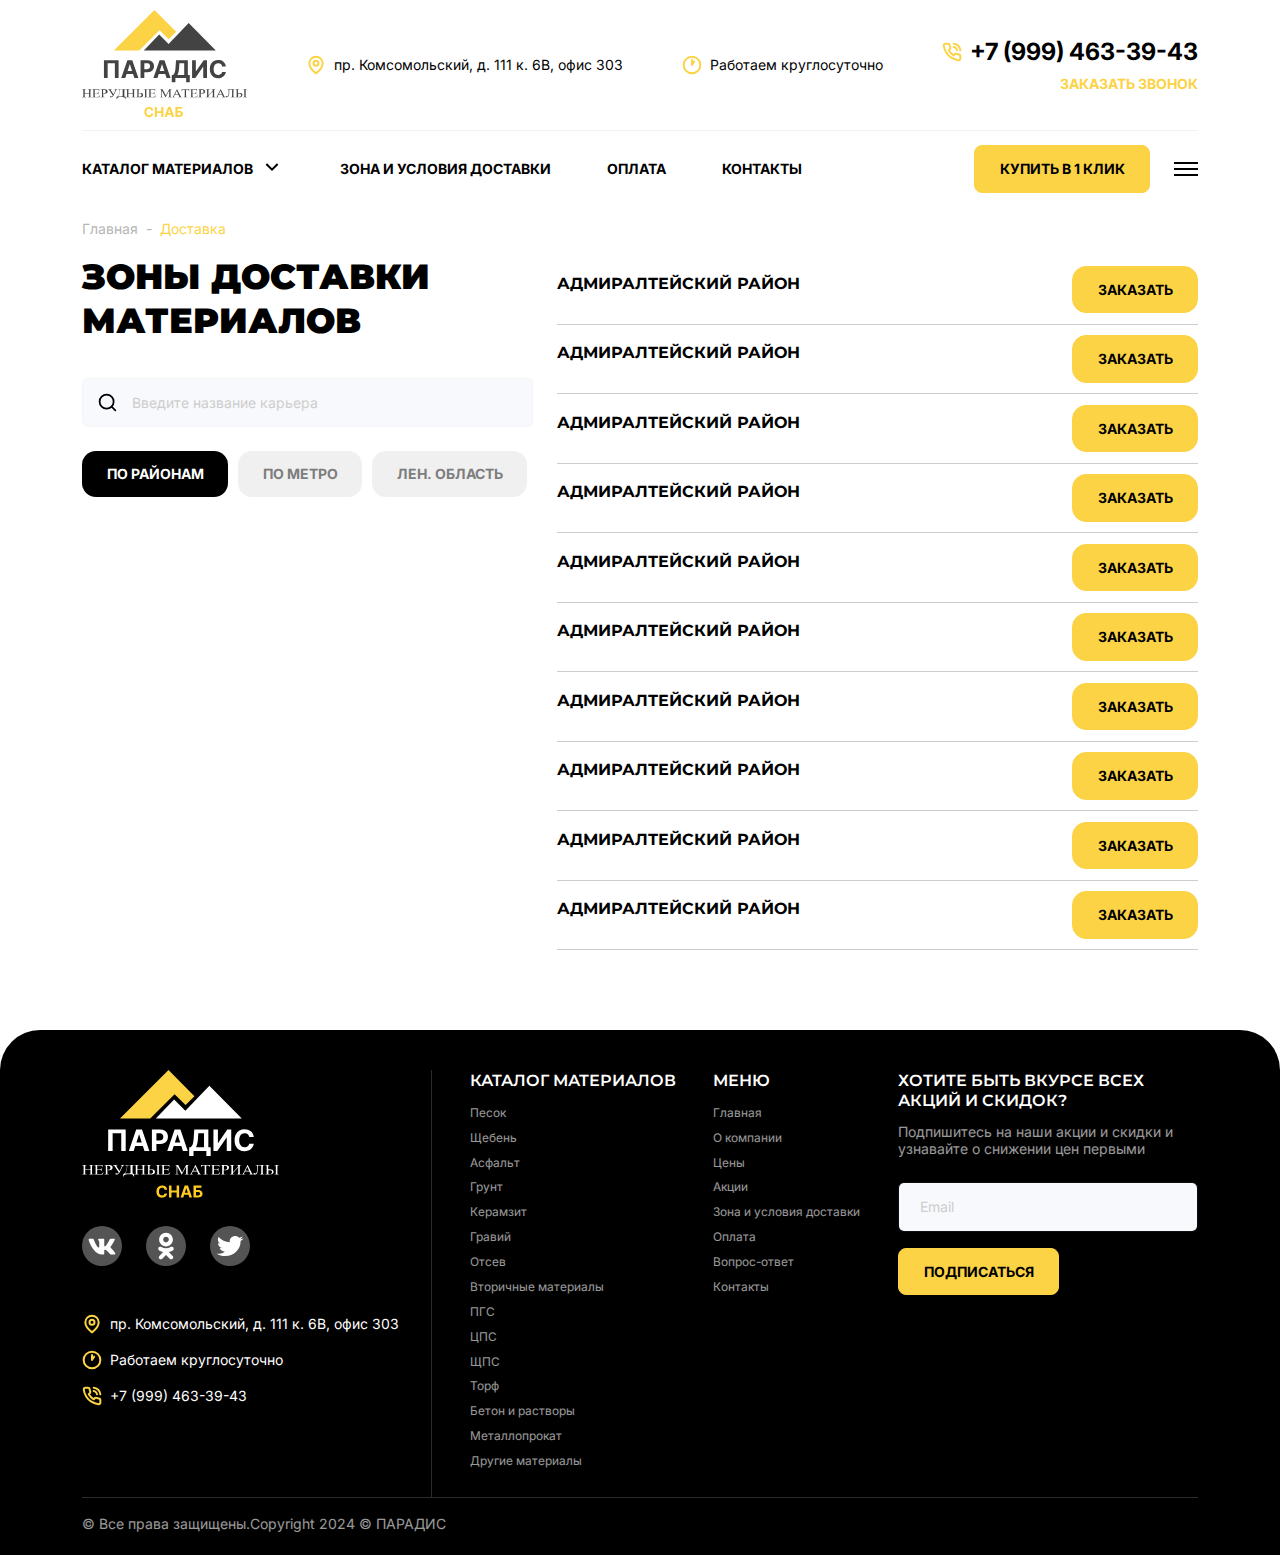
<file: delivery.html>
<!DOCTYPE html>
<html lang="ru">
<head>
    <meta charset="UTF-8">
    <meta name="viewport" content="width=device-width, initial-scale=1.0">
    <link rel="stylesheet" href="css/bootstrap.min.css">
    <link rel="stylesheet" href="css/swiper-bundle.min.css"/>
    <link rel="stylesheet" href="css/style.min.css">
    <title>Парадис</title>
</head>
<body>
    <header class="container px-xxl-5">
        <div class="d-flex justify-content-between align-items-center">
            <a href="index.html">
                <img src="imgs/logo.svg" alt="logo" class="logo">
            </a>
            <address class="d-none d-lg-flex align-items-center">
                <svg class="color-main" width="20" height="20" viewBox="0 0 20 20" fill="none" xmlns="http://www.w3.org/2000/svg">
                    <path d="M16.6666 8.33334C16.6666 13.3333 9.99992 18.3333 9.99992 18.3333C9.99992 18.3333 3.33325 13.3333 3.33325 8.33334C3.33325 6.56523 4.03563 4.86954 5.28587 3.61929C6.53612 2.36905 8.23181 1.66667 9.99992 1.66667C11.768 1.66667 13.4637 2.36905 14.714 3.61929C15.9642 4.86954 16.6666 6.56523 16.6666 8.33334Z" stroke="currentColor" stroke-width="2" stroke-linecap="round" stroke-linejoin="round"/>
                    <path d="M10 10.8333C11.3807 10.8333 12.5 9.71404 12.5 8.33333C12.5 6.95262 11.3807 5.83333 10 5.83333C8.61929 5.83333 7.5 6.95262 7.5 8.33333C7.5 9.71404 8.61929 10.8333 10 10.8333Z" stroke="currentColor" stroke-width="2" stroke-linecap="round" stroke-linejoin="round"/>
                </svg>                    
                <span class="ms-2">пр. Комсомольский, <br class="d-xl-none"/>д. 111 к. 6В, офис 303</span>
            </address>
            <div class="d-none d-lg-flex align-items-center">
                <svg class="color-main" width="20" height="20" viewBox="0 0 20 20" fill="none" xmlns="http://www.w3.org/2000/svg">
                    <path d="M9.99996 18.3333C14.6023 18.3333 18.3333 14.6024 18.3333 10C18.3333 5.39763 14.6023 1.66667 9.99996 1.66667C5.39759 1.66667 1.66663 5.39763 1.66663 10C1.66663 14.6024 5.39759 18.3333 9.99996 18.3333Z" stroke="currentColor" stroke-width="2" stroke-linecap="round" stroke-linejoin="round"/>
                    <path d="M10 5V10L12.0833 6.66667" stroke="currentColor" stroke-width="2" stroke-linecap="round" stroke-linejoin="round"/>
                </svg>                    
                <span class="ms-2">Работаем круглосуточно</span>
            </div>
            <div class="d-none d-sm-block ms-auto ms-lg-0">
                <a class="d-flex align-items-center mb-2" href="tel:+7 (999) 463-39-43">
                    <svg class="color-main" width="20" height="20" viewBox="0 0 20 20" fill="none" xmlns="http://www.w3.org/2000/svg">
                        <path d="M18.3333 14.1V16.6C18.3343 16.8321 18.2867 17.0618 18.1937 17.2745C18.1008 17.4871 17.9644 17.678 17.7934 17.8349C17.6224 17.9918 17.4205 18.1112 17.2006 18.1856C16.9808 18.2599 16.7478 18.2876 16.5167 18.2667C13.9523 17.988 11.4892 17.1118 9.32498 15.7083C7.31151 14.4289 5.60443 12.7218 4.32499 10.7083C2.91663 8.53433 2.04019 6.05916 1.76665 3.48333C1.74583 3.25288 1.77321 3.02063 1.84707 2.80135C1.92092 2.58207 2.03963 2.38057 2.19562 2.20968C2.35162 2.03879 2.54149 1.90225 2.75314 1.80876C2.9648 1.71527 3.1936 1.66688 3.42499 1.66666H5.92499C6.32941 1.66268 6.72148 1.80589 7.02812 2.0696C7.33476 2.33332 7.53505 2.69953 7.59165 3.09999C7.69717 3.90005 7.89286 4.6856 8.17499 5.44166C8.2871 5.73993 8.31137 6.06409 8.24491 6.37573C8.17844 6.68737 8.02404 6.97342 7.79998 7.19999L6.74165 8.25833C7.92795 10.3446 9.65536 12.072 11.7417 13.2583L12.8 12.2C13.0266 11.9759 13.3126 11.8215 13.6243 11.7551C13.9359 11.6886 14.26 11.7129 14.5583 11.825C15.3144 12.1071 16.0999 12.3028 16.9 12.4083C17.3048 12.4654 17.6745 12.6693 17.9388 12.9812C18.203 13.2931 18.3435 13.6913 18.3333 14.1Z" stroke="currentColor" stroke-width="2" stroke-linecap="round" stroke-linejoin="round"/>
                        <path d="M11.7084 1.66667C13.4069 1.84565 14.9935 2.599 16.2058 3.80216C17.418 5.00531 18.1833 6.58618 18.375 8.28334" stroke="currentColor" stroke-width="2" stroke-linecap="round" stroke-linejoin="round"/>
                        <path d="M11.7084 5C12.528 5.16161 13.2801 5.56586 13.867 6.16026C14.454 6.75466 14.8487 7.51177 15 8.33333" stroke="currentColor" stroke-width="2" stroke-linecap="round" stroke-linejoin="round"/>
                    </svg>                        
                    <span class="fs-17 fw-7 ms-2">+7 (999) 463-39-43</span>
                </a>
                <button type="button" data-bs-toggle="modal" data-bs-target="#callbackModal" class="color-main fw-7 ms-auto text-uppercase">Заказать звонок</button>
            </div>
            <a href="tel:+7 (999) 463-39-43" class="btn-call ms-auto d-sm-none">
                <svg width="20" height="20" viewBox="0 0 20 20" fill="none" xmlns="http://www.w3.org/2000/svg">
                    <path d="M18.3333 14.1V16.6C18.3343 16.8321 18.2867 17.0618 18.1937 17.2745C18.1008 17.4871 17.9644 17.678 17.7934 17.8349C17.6224 17.9918 17.4205 18.1112 17.2006 18.1856C16.9808 18.2599 16.7478 18.2876 16.5167 18.2667C13.9523 17.988 11.4892 17.1118 9.32498 15.7083C7.31151 14.4289 5.60443 12.7218 4.32499 10.7083C2.91663 8.53433 2.04019 6.05916 1.76665 3.48333C1.74583 3.25288 1.77321 3.02063 1.84707 2.80135C1.92092 2.58207 2.03963 2.38057 2.19562 2.20968C2.35162 2.03879 2.54149 1.90225 2.75314 1.80876C2.9648 1.71527 3.1936 1.66688 3.42499 1.66666H5.92499C6.32941 1.66268 6.72148 1.80589 7.02812 2.0696C7.33476 2.33332 7.53505 2.69953 7.59165 3.09999C7.69717 3.90005 7.89286 4.6856 8.17499 5.44166C8.2871 5.73993 8.31137 6.06409 8.24491 6.37573C8.17844 6.68737 8.02404 6.97342 7.79998 7.19999L6.74165 8.25833C7.92795 10.3446 9.65536 12.072 11.7417 13.2583L12.8 12.2C13.0266 11.9759 13.3126 11.8215 13.6243 11.7551C13.9359 11.6886 14.26 11.7129 14.5583 11.825C15.3144 12.1071 16.0999 12.3028 16.9 12.4083C17.3048 12.4654 17.6745 12.6693 17.9388 12.9812C18.203 13.2931 18.3435 13.6913 18.3333 14.1Z" stroke="currentColor" stroke-width="2" stroke-linecap="round" stroke-linejoin="round"/>
                    <path d="M11.7084 1.66667C13.4069 1.84565 14.9935 2.599 16.2058 3.80216C17.418 5.00531 18.1833 6.58618 18.375 8.28334" stroke="currentColor" stroke-width="2" stroke-linecap="round" stroke-linejoin="round"/>
                    <path d="M11.7084 5C12.528 5.16161 13.2801 5.56586 13.867 6.16026C14.454 6.75466 14.8487 7.51177 15 8.33333" stroke="currentColor" stroke-width="2" stroke-linecap="round" stroke-linejoin="round"/>
                </svg>
            </a>
            <button type="button" data-bs-toggle="offcanvas" data-bs-target="#offcanvasMenu" class="ms-4 ms-sm-5 d-lg-none">
                <svg width="24" height="24" viewBox="0 0 24 24" fill="none" xmlns="http://www.w3.org/2000/svg">
                    <rect y="5" width="24" height="2" fill="currentColor"/>
                    <rect y="11" width="24" height="2" fill="currentColor"/>
                    <rect y="17" width="24" height="2" fill="currentColor"/>
                </svg>                        
            </button>
        </div>

        <hr class="d-none d-lg-block">

        <nav class="d-none d-lg-flex justify-content-between align-items-center">
            <ul>
                <li class="hover">
                    <a href="" class="hover-link">
                        <span>кАТАЛОГ МАТЕРИАЛОВ</span>
                        <svg width="24" height="24" viewBox="0 0 24 24" fill="none" xmlns="http://www.w3.org/2000/svg">
                            <path d="M12 13.172L16.95 8.222L18.364 9.636L12 16L5.63601 9.636L7.05001 8.222L12 13.172Z" fill="currentColor"/>
                        </svg>
                    </a>
                    <ul class="hover-menu">
                        <li><a href="#">Раздел каталога</a></li>
                        <li><a href="#">Раздел каталога</a></li>
                        <li><a href="#">Раздел каталога</a></li>
                        <li><a href="#">Раздел каталога</a></li>
                    </ul>
                </li>
                <li>
                    <a href="">Зона и условия доставки</a>
                </li>
                <li>
                    <a href="">оПЛАТА</a>
                </li>
                <li>
                    <a href="">кОНТАКТЫ</a>
                </li>
            </ul>
            <div class="d-flex align-items-centers">
                <button type="button" data-bs-toggle="modal" data-bs-target="#orderModal" class="btn-fill radius-MD">кУПИТЬ В 1 КЛИК</button>
                <button type="button" data-bs-toggle="offcanvas" data-bs-target="#offcanvasMenu" class="ms-4">
                    <svg width="24" height="24" viewBox="0 0 24 24" fill="none" xmlns="http://www.w3.org/2000/svg">
                        <rect y="5" width="24" height="2" fill="currentColor"/>
                        <rect y="11" width="24" height="2" fill="currentColor"/>
                        <rect y="17" width="24" height="2" fill="currentColor"/>
                    </svg>                        
                </button>
            </div>
        </nav>
    </header>

    <main>
        <section class="plus container px-xxl-5">
            <nav>
                <ol class="breadcrumb mt-0">
                    <li class="breadcrumb-item"><a href="#">Главная</a></li>
                    <li class="breadcrumb-item active" aria-current="page">Доставка</li>
                </ol>
            </nav>
            
            <div class="row justify-content-between">
                <div class="col-12 col-lg-5 col-xxl-4">
                    <h2>Зоны доставки <br/>материалов</h2>
                    <form action="" class="mb-4">
                        <input type="search" class="form-control form-search w-100" placeholder="Введите название карьера">
                        <ul class="nav nav-tabs mt-4" role="tablist">
                            <li class="nav-item" role="presentation">
                                <button class="nav-link active" data-bs-toggle="tab" data-bs-target="#areas" type="button" role="tab" aria-selected="true">По районам</button>
                            </li>
                            <li class="nav-item" role="presentation">
                                <button class="nav-link" data-bs-toggle="tab" data-bs-target="#metro" type="button" role="tab" aria-selected="false">по метро</button>
                            </li>
                            <li class="nav-item" role="presentation">
                                <button class="nav-link" data-bs-toggle="tab" data-bs-target="#len" type="button" role="tab" aria-selected="false">Лен. Область</button>
                            </li>
                        </ul>
                    </form>
                </div>
                <div class="col-12 col-lg-7">
                    <div class="tab-content">
                        <div class="tab-pane fade show active" id="areas" role="tabpanel" tabindex="0">
                            <ul class="details-list-2">
                                <li>
                                    <h6 class="fw-7">Адмиралтейский район</h6>
                                    <button type="button" class="btn-fill">Заказать</button>
                                </li>
                                <li>
                                    <h6 class="fw-7">Адмиралтейский район</h6>
                                    <button type="button" class="btn-fill">Заказать</button>
                                </li>
                                <li>
                                    <h6 class="fw-7">Адмиралтейский район</h6>
                                    <button type="button" class="btn-fill">Заказать</button>
                                </li>
                                <li>
                                    <h6 class="fw-7">Адмиралтейский район</h6>
                                    <button type="button" class="btn-fill">Заказать</button>
                                </li>
                                <li>
                                    <h6 class="fw-7">Адмиралтейский район</h6>
                                    <button type="button" class="btn-fill">Заказать</button>
                                </li>
                                <li>
                                    <h6 class="fw-7">Адмиралтейский район</h6>
                                    <button type="button" class="btn-fill">Заказать</button>
                                </li>
                                <li>
                                    <h6 class="fw-7">Адмиралтейский район</h6>
                                    <button type="button" class="btn-fill">Заказать</button>
                                </li>
                                <li>
                                    <h6 class="fw-7">Адмиралтейский район</h6>
                                    <button type="button" class="btn-fill">Заказать</button>
                                </li>
                                <li>
                                    <h6 class="fw-7">Адмиралтейский район</h6>
                                    <button type="button" class="btn-fill">Заказать</button>
                                </li>
                                <li>
                                    <h6 class="fw-7">Адмиралтейский район</h6>
                                    <button type="button" class="btn-fill">Заказать</button>
                                </li>
                            </ul>
                        </div>
                        <div class="tab-pane fade" id="metro" role="tabpanel" tabindex="0">
                            <ul class="details-list-2">
                                <li>
                                    <h6 class="fw-7">Адмиралтейская</h6>
                                    <button type="button" class="btn-fill">Заказать</button>
                                </li>
                                <li>
                                    <h6 class="fw-7">Адмиралтейская</h6>
                                    <button type="button" class="btn-fill">Заказать</button>
                                </li>
                                <li>
                                    <h6 class="fw-7">Адмиралтейская</h6>
                                    <button type="button" class="btn-fill">Заказать</button>
                                </li>
                                <li>
                                    <h6 class="fw-7">Адмиралтейская</h6>
                                    <button type="button" class="btn-fill">Заказать</button>
                                </li>
                                <li>
                                    <h6 class="fw-7">Адмиралтейская</h6>
                                    <button type="button" class="btn-fill">Заказать</button>
                                </li>
                                <li>
                                    <h6 class="fw-7">Адмиралтейская</h6>
                                    <button type="button" class="btn-fill">Заказать</button>
                                </li>
                                <li>
                                    <h6 class="fw-7">Адмиралтейская</h6>
                                    <button type="button" class="btn-fill">Заказать</button>
                                </li>
                                <li>
                                    <h6 class="fw-7">Адмиралтейская</h6>
                                    <button type="button" class="btn-fill">Заказать</button>
                                </li>
                                <li>
                                    <h6 class="fw-7">Адмиралтейская</h6>
                                    <button type="button" class="btn-fill">Заказать</button>
                                </li>
                                <li>
                                    <h6 class="fw-7">Адмиралтейская</h6>
                                    <button type="button" class="btn-fill">Заказать</button>
                                </li>
                            </ul>
                        </div>
                        <div class="tab-pane fade" id="len" role="tabpanel"  tabindex="0">
                            <ul class="details-list-2">
                                <li>
                                    <h6 class="fw-7">Кировский район</h6>
                                    <button type="button" class="btn-fill">Заказать</button>
                                </li>
                                <li>
                                    <h6 class="fw-7">Кировский район</h6>
                                    <button type="button" class="btn-fill">Заказать</button>
                                </li>
                                <li>
                                    <h6 class="fw-7">Кировский район</h6>
                                    <button type="button" class="btn-fill">Заказать</button>
                                </li>
                                <li>
                                    <h6 class="fw-7">Кировский район</h6>
                                    <button type="button" class="btn-fill">Заказать</button>
                                </li>
                                <li>
                                    <h6 class="fw-7">Кировский район</h6>
                                    <button type="button" class="btn-fill">Заказать</button>
                                </li>
                                <li>
                                    <h6 class="fw-7">Кировский район</h6>
                                    <button type="button" class="btn-fill">Заказать</button>
                                </li>
                                <li>
                                    <h6 class="fw-7">Кировский район</h6>
                                    <button type="button" class="btn-fill">Заказать</button>
                                </li>
                                <li>
                                    <h6 class="fw-7">Кировский район</h6>
                                    <button type="button" class="btn-fill">Заказать</button>
                                </li>
                                <li>
                                    <h6 class="fw-7">Кировский район</h6>
                                    <button type="button" class="btn-fill">Заказать</button>
                                </li>
                                <li>
                                    <h6 class="fw-7">Кировский район</h6>
                                    <button type="button" class="btn-fill">Заказать</button>
                                </li>
                            </ul>
                        </div>
                    </div>
                </div>
            </div>
        </section>
    </main>

    <footer>
        <div class="container px-xxl-5">
            <div class="footerGrid">
                <div class="footerGrid-info">
                    <img src="imgs/logo-white.svg" alt="Парадис нерудные материалы">
                    <ul class="social list-unstyled mt-4">
                        <li class="me-4">
                            <a href="">
                                <svg width="40" height="40" viewBox="0 0 40 40" fill="none" xmlns="http://www.w3.org/2000/svg">
                                    <path fill-rule="evenodd" clip-rule="evenodd" d="M32.7216 13.7784C32.907 13.1603 32.7216 12.7061 31.8393 12.7061H28.9219C28.1801 12.7061 27.8384 13.0984 27.6529 13.5312C27.6529 13.5312 26.1692 17.1473 24.0675 19.4962C23.3875 20.1761 23.0785 20.3922 22.7076 20.3922C22.5221 20.3922 22.2537 20.1761 22.2537 19.5581V13.7784C22.2537 13.0365 22.0385 12.7061 21.4202 12.7061H16.8358C16.3723 12.7061 16.0935 13.0503 16.0935 13.3766C16.0935 14.0799 17.1442 14.242 17.2526 16.22V20.5162C17.2526 21.4581 17.0825 21.629 16.7116 21.629C15.7226 21.629 13.3171 17.9965 11.8901 13.8403C11.6104 13.0324 11.3299 12.7061 10.5843 12.7061H7.66698C6.83345 12.7061 6.66675 13.0984 6.66675 13.5312C6.66675 14.3039 7.65594 18.1365 11.272 23.2052C13.683 26.6664 17.0792 28.5431 20.1699 28.5431C22.0245 28.5431 22.2537 28.1263 22.2537 27.4084V24.7922C22.2537 23.9587 22.4294 23.7924 23.0164 23.7924C23.4494 23.7924 24.191 24.0087 25.9221 25.6776C27.9 27.6554 28.2259 28.5431 29.3387 28.5431H32.2561C33.0896 28.5431 33.5063 28.1263 33.2659 27.3038C33.0029 26.4841 32.0585 25.295 30.8053 23.8851C30.1253 23.0814 29.1053 22.216 28.7965 21.7834C28.3637 21.227 28.4873 20.9799 28.7965 20.4856C28.7965 20.4856 32.3507 15.4786 32.7216 13.7786V13.7784Z" fill="currentColor"/>
                                </svg>                                    
                            </a>
                        </li>
                        <li class="me-4">
                            <a href="">
                                <svg width="40" height="40" viewBox="0 0 40 40" fill="none" xmlns="http://www.w3.org/2000/svg">
                                    <path d="M19.9997 10.7005C21.5711 10.7005 22.8492 11.9786 22.8492 13.55C22.8492 15.12 21.5707 16.3982 19.9997 16.3982C18.4293 16.3982 17.1509 15.12 17.1509 13.55C17.1505 11.9783 18.4297 10.7005 19.9997 10.7005ZM19.9997 20.4297C23.7953 20.4297 26.882 17.344 26.882 13.55C26.882 9.75403 23.7957 6.66699 19.9997 6.66699C16.2044 6.66699 13.1174 9.75436 13.1174 13.55C13.1174 17.344 16.2044 20.4297 19.9997 20.4297ZM22.784 26.0434C24.1998 25.721 25.5509 25.1615 26.7803 24.3887C27.2328 24.104 27.5537 23.6511 27.6724 23.1298C27.7911 22.6084 27.6978 22.0613 27.4131 21.6087C27.2723 21.3844 27.0886 21.19 26.8726 21.0367C26.6566 20.8835 26.4125 20.7743 26.1543 20.7154C25.8961 20.6565 25.6288 20.6492 25.3677 20.6937C25.1066 20.7382 24.8569 20.8338 24.6327 20.9749C21.8132 22.7475 18.1843 22.7462 15.367 20.9749C15.1429 20.8337 14.8932 20.7381 14.6321 20.6936C14.3711 20.6491 14.1038 20.6564 13.8456 20.7153C13.5874 20.7742 13.3433 20.8834 13.1273 21.0367C12.9114 21.19 12.7278 21.3843 12.587 21.6087C12.3022 22.0611 12.2088 22.6082 12.3272 23.1295C12.4457 23.6509 12.7664 24.1038 13.2188 24.3887C14.4481 25.1612 15.7989 25.7207 17.2144 26.0434L13.3671 29.8914C12.989 30.2696 12.7766 30.7825 12.7767 31.3173C12.7768 31.8521 12.9894 32.365 13.3676 32.7431C13.7458 33.1211 14.2587 33.3335 14.7935 33.3334C15.3283 33.3333 15.8412 33.1208 16.2192 32.7426L19.9991 28.9621L23.7812 32.7429C23.9682 32.9302 24.1903 33.0787 24.4347 33.1801C24.6792 33.2815 24.9413 33.3337 25.2059 33.3337C25.4706 33.3337 25.7327 33.2815 25.9771 33.1801C26.2216 33.0787 26.4437 32.9302 26.6307 32.7429C26.8183 32.5559 26.9671 32.3338 27.0686 32.0891C27.1701 31.8445 27.2224 31.5823 27.2224 31.3175C27.2224 31.0526 27.1701 30.7904 27.0686 30.5458C26.9671 30.3012 26.8183 30.079 26.6307 29.8921L22.784 26.0434Z" fill="currentColor"/>
                                </svg>                                    
                            </a>
                        </li>
                        <li class="me-4">
                            <a href="">
                                <svg width="40" height="40" viewBox="0 0 40 40" fill="none" xmlns="http://www.w3.org/2000/svg">
                                    <path d="M33.3334 12.4359C32.381 12.8205 31.2926 13.0769 30.2042 13.2051C31.2926 12.5641 32.245 11.5385 32.6531 10.3846C31.5647 11.0256 30.4763 11.4103 29.1157 11.6667C28.1634 10.641 26.6667 10 25.1701 10C22.1769 10 19.728 12.3077 19.728 15.1282C19.728 15.5128 19.728 15.8974 19.864 16.282C15.3742 16.0256 11.2926 13.9744 8.5715 10.8974C8.16334 11.6667 7.89123 12.5641 7.89123 13.4615C7.89123 15.2564 8.84362 16.7949 10.3402 17.6923C9.38783 17.6923 8.5715 17.4359 7.89123 17.0513C7.89123 19.4872 9.79599 21.6667 12.245 22.0513C11.8368 22.1795 11.2926 22.1795 10.7484 22.1795C10.3402 22.1795 10.0681 22.1795 9.65994 22.0513C10.3402 24.1026 12.381 25.641 14.83 25.641C12.9253 27.0513 10.6123 27.8205 8.02729 27.8205C7.61913 27.8205 7.21097 27.8205 6.66675 27.6923C9.11573 29.1026 11.9729 30 15.1021 30C25.1702 30 30.6123 22.1795 30.6123 15.3846V14.7436C31.7008 14.359 32.6531 13.4615 33.3334 12.4359Z" fill="currentColor"/>
                                </svg>                                    
                            </a>
                        </li>
                    </ul>
                    <ul class="list-unstyled mt-5">
                        <li class="mb-3">
                            <address class="d-flex align-items-center justify-content-center justify-content-sm-start">
                                <svg class="color-main" width="20" height="20" viewBox="0 0 20 20" fill="none" xmlns="http://www.w3.org/2000/svg">
                                    <path d="M16.6666 8.33366C16.6666 13.3337 9.99992 18.3337 9.99992 18.3337C9.99992 18.3337 3.33325 13.3337 3.33325 8.33366C3.33325 6.56555 4.03563 4.86986 5.28587 3.61961C6.53612 2.36937 8.23181 1.66699 9.99992 1.66699C11.768 1.66699 13.4637 2.36937 14.714 3.61961C15.9642 4.86986 16.6666 6.56555 16.6666 8.33366Z" stroke="currentColor" stroke-width="2" stroke-linecap="round" stroke-linejoin="round"/>
                                    <path d="M10 10.833C11.3807 10.833 12.5 9.71372 12.5 8.33301C12.5 6.9523 11.3807 5.83301 10 5.83301C8.61929 5.83301 7.5 6.9523 7.5 8.33301C7.5 9.71372 8.61929 10.833 10 10.833Z" stroke="currentColor" stroke-width="2" stroke-linecap="round" stroke-linejoin="round"/>
                                </svg>                                    
                                <span class="ms-2">пр. Комсомольский, д. 111 к. 6В, офис 303</span>
                            </address>
                        </li>
                        <li class="mb-3">
                            <div class="d-flex align-items-center justify-content-center justify-content-sm-start">
                                <svg class="color-main" width="20" height="20" viewBox="0 0 20 20" fill="none" xmlns="http://www.w3.org/2000/svg">
                                    <path d="M10.0001 18.3337C14.6025 18.3337 18.3334 14.6027 18.3334 10.0003C18.3334 5.39795 14.6025 1.66699 10.0001 1.66699C5.39771 1.66699 1.66675 5.39795 1.66675 10.0003C1.66675 14.6027 5.39771 18.3337 10.0001 18.3337Z" stroke="currentColor" stroke-width="2" stroke-linecap="round" stroke-linejoin="round"/>
                                    <path d="M10 5V10L12.0833 6.66667" stroke="currentColor" stroke-width="2" stroke-linecap="round" stroke-linejoin="round"/>
                                </svg>                                    
                                <span class="ms-2">Работаем круглосуточно</span>
                            </div>
                        </li>
                        <li>
                            <div class="d-flex align-items-center justify-content-center justify-content-sm-start">
                                <svg class="color-main" width="20" height="20" viewBox="0 0 20 20" fill="none" xmlns="http://www.w3.org/2000/svg">
                                    <path d="M18.3334 14.1004V16.6004C18.3344 16.8325 18.2868 17.0622 18.1939 17.2749C18.1009 17.4875 17.9645 17.6784 17.7935 17.8353C17.6225 17.9922 17.4206 18.1116 17.2007 18.186C16.9809 18.2603 16.7479 18.288 16.5168 18.2671C13.9525 17.9884 11.4893 17.1122 9.32511 15.7087C7.31163 14.4293 5.60455 12.7222 4.32511 10.7087C2.91676 8.53474 2.04031 6.05957 1.76677 3.48374C1.74595 3.2533 1.77334 3.02104 1.84719 2.80176C1.92105 2.58248 2.03975 2.38098 2.19575 2.21009C2.35174 2.0392 2.54161 1.90266 2.75327 1.80917C2.96492 1.71569 3.19372 1.66729 3.42511 1.66707H5.92511C6.32953 1.66309 6.7216 1.80631 7.02824 2.07002C7.33488 2.33373 7.53517 2.69995 7.59177 3.10041C7.69729 3.90046 7.89298 4.68601 8.17511 5.44207C8.28723 5.74034 8.31149 6.0645 8.24503 6.37614C8.17857 6.68778 8.02416 6.97383 7.80011 7.20041L6.74177 8.25874C7.92807 10.345 9.65549 12.0724 11.7418 13.2587L12.8001 12.2004C13.0267 11.9764 13.3127 11.8219 13.6244 11.7555C13.936 11.689 14.2602 11.7133 14.5584 11.8254C15.3145 12.1075 16.1001 12.3032 16.9001 12.4087C17.3049 12.4658 17.6746 12.6697 17.9389 12.9817C18.2032 13.2936 18.3436 13.6917 18.3334 14.1004Z" stroke="currentColor" stroke-width="2" stroke-linecap="round" stroke-linejoin="round"/>
                                    <path d="M11.7083 1.66699C13.4068 1.84597 14.9934 2.59932 16.2056 3.80248C17.4179 5.00563 18.1832 6.5865 18.3749 8.28366" stroke="currentColor" stroke-width="2" stroke-linecap="round" stroke-linejoin="round"/>
                                    <path d="M11.7083 5C12.5278 5.16161 13.2799 5.56586 13.8669 6.16026C14.4539 6.75466 14.8486 7.51177 14.9999 8.33333" stroke="currentColor" stroke-width="2" stroke-linecap="round" stroke-linejoin="round"/>
                                </svg>                                                                       
                                <a href="tel:+79994633943" class="ms-2">+7 (999) 463-39-43</a>
                            </div>
                        </li>
                    </ul>
                </div>
                <div class="footerGrid-menu">
                    <div>
                        <h6>Каталог материалов</h6>
                        <ul class="list-unstyled">
                            <li><a href="">Песок</a></li>
                            <li><a href="">Щебень</a></li>
                            <li><a href="">Асфальт</a></li>
                            <li><a href="">Грунт</a></li>
                            <li><a href="">Керамзит</a></li>
                            <li><a href="">Гравий</a></li>
                            <li><a href="">Отсев</a></li>
                            <li><a href="">Вторичные материалы</a></li>
                            <li><a href="">ПГС</a></li>
                            <li><a href="">ЦПС</a></li>
                            <li><a href="">ЩПС</a></li>
                            <li><a href="">Торф</a></li>
                            <li><a href="">Бетон и растворы</a></li>
                            <li><a href="">Металлопрокат</a></li>
                            <li><a href="">Другие материалы</a></li>
                        </ul>
                    </div>
                    <div>
                        <h6>меню</h6>
                        <ul class="list-unstyled">
                            <li><a href="">Главная</a></li>
                            <li><a href="">О компании</a></li>
                            <li><a href="">Цены</a></li>
                            <li><a href="">Акции</a></li>
                            <li><a href="">Зона и условия доставки</a></li>
                            <li><a href="">Оплата</a></li>
                            <li><a href="">Вопрос-ответ</a></li>
                            <li><a href="">Контакты</a></li>
                        </ul>
                    </div>
                </div>
                <div class="footerGrid-subscription">
                    <h6>Хотите быть вкурсе всех акций и скидок?</h6>
                    <p class="mb-4">Подпишитесь на наши акции и скидки и узнавайте о снижении цен первыми</p>
                    <form action="">
                        <input type="email" class="form-control" placeholder="Email">
                        <button type="button" class="btn-fill radius-MD mt-3">Подписаться</button>
                    </form>
                </div>
                <div class="footerGrid-copyright">
                    <p>© Все права защищены.Copyright 2024 © ПАРАДИС</p>
                </div>
            </div>
        </div>
    </footer>

    <div class="modal fade" id="callbackModal" tabindex="-1" aria-hidden="true">
        <div class="modal-dialog modal-lg">
            <div class="modal-content">
                <div class="modal-header">
                    <h4>Перезвоним в течение часа!</h4>
                    <button type="button" class="btn-close" data-bs-dismiss="modal" aria-label="Close">
                        <svg width="1em" height="1em" viewBox="0 0 25 24" fill="none" xmlns="http://www.w3.org/2000/svg">
                            <path fill-rule="evenodd" clip-rule="evenodd" d="M4.45209 3.46967C4.74498 3.17678 5.21986 3.17678 5.51275 3.46967L21.5128 19.4697C21.8056 19.7626 21.8056 20.2374 21.5128 20.5303C21.2199 20.8232 20.745 20.8232 20.4521 20.5303L4.45209 4.53033C4.1592 4.23744 4.1592 3.76256 4.45209 3.46967Z" fill="#0A0A0A"/>
                            <path fill-rule="evenodd" clip-rule="evenodd" d="M21.5128 3.46967C21.8056 3.76256 21.8056 4.23744 21.5128 4.53033L5.51275 20.5303C5.21986 20.8232 4.74498 20.8232 4.45209 20.5303C4.1592 20.2374 4.1592 19.7626 4.45209 19.4697L20.4521 3.46967C20.745 3.17678 21.2199 3.17678 21.5128 3.46967Z" fill="#0A0A0A"/>
                        </svg>                            
                    </button>
                </div>
                <div class="modal-body">
                    <p class="mb-4">Оставьте заявку и мы перезвоним вам уже сегодня</p>
                    <form action="">
                        <div class="row g-3">
                            <div class="col-12 col-md-6">
                                <input type="text" class="form-control" placeholder="Ваше имя">
                            </div>
                            <div class="col-12 col-md-6">
                                <input type="tel" class="form-control" placeholder="Номер телефона">
                            </div>
                            <div class="col-12">
                                <label class="form-check">
                                    <input class="form-check-input" type="checkbox" value="">
                                    <div class="form-check-text">
                                        Я согласен на обработку <a href="" class="color-main">персональных данных</a>
                                    </div>
                                </label>
                            </div>
                            <div class="col-12 col-md-5">
                                <button type="submit" class="btn-fill w-100">Заказать звонок</button>
                            </div>
                        </div>
                    </form>
                </div>
            </div>
        </div>
    </div>

    <div class="modal fade" id="orderModal" tabindex="-1" aria-hidden="true">
        <div class="modal-dialog modal-lg">
            <div class="modal-content">
                <div class="modal-header">
                    <h4>Доставим песок уже сегодня!</h4>
                    <button type="button" class="btn-close" data-bs-dismiss="modal" aria-label="Close">
                        <svg width="1em" height="1em" viewBox="0 0 25 24" fill="none" xmlns="http://www.w3.org/2000/svg">
                            <path fill-rule="evenodd" clip-rule="evenodd" d="M4.45209 3.46967C4.74498 3.17678 5.21986 3.17678 5.51275 3.46967L21.5128 19.4697C21.8056 19.7626 21.8056 20.2374 21.5128 20.5303C21.2199 20.8232 20.745 20.8232 20.4521 20.5303L4.45209 4.53033C4.1592 4.23744 4.1592 3.76256 4.45209 3.46967Z" fill="#0A0A0A"/>
                            <path fill-rule="evenodd" clip-rule="evenodd" d="M21.5128 3.46967C21.8056 3.76256 21.8056 4.23744 21.5128 4.53033L5.51275 20.5303C5.21986 20.8232 4.74498 20.8232 4.45209 20.5303C4.1592 20.2374 4.1592 19.7626 4.45209 19.4697L20.4521 3.46967C20.745 3.17678 21.2199 3.17678 21.5128 3.46967Z" fill="#0A0A0A"/>
                        </svg>                            
                    </button>
                </div>
                <div class="modal-body">
                    <p class="mb-4">Оставьте заявку и мы доставим вам песок уже сегодня</p>
                    <form action="">
                        <div class="row g-3">
                            <div class="col-12 col-md-6">
                                <input type="text" class="form-control" placeholder="Ваше имя">
                            </div>
                            <div class="col-12 col-md-6">
                                <input type="tel" class="form-control" placeholder="Ваш телефон">
                            </div>
                            <div class="col-12">
                                <label class="form-check">
                                    <input class="form-check-input" type="checkbox" value="">
                                    <div class="form-check-text">
                                        Я согласен на обработку <a href="" class="color-main">персональных данных</a>
                                    </div>
                                </label>
                            </div>
                            <div class="col-12 col-md-5">
                                <button type="submit" class="btn-fill w-100">Купить в 1 клик</button>
                            </div>
                            <div class="col-12 col-md-7">
                                <div class="row row-cols-sm-2 g-3">
                                    <div>
                                        <button type="button" data-bs-toggle="modal" data-bs-target="#callbackModal" class="btn-black px-2 w-100">Заказать звонок</button>
                                    </div>
                                    <div>
                                        <button type="button" class="btn-black px-2 w-100">Задать вопрос</button>
                                    </div>
                                </div>
                            </div>
                        </div>
                    </form>
                </div>
            </div>
        </div>
    </div>

    <div class="offcanvas offcanvas-end" tabindex="-1" id="offcanvasMenu">
        <div class="offcanvas-header">
            <img class="d-lg-none logo" src="imgs/logo.svg" alt="Парадис">
            <button type="button" class="btn-close" data-bs-dismiss="offcanvas">
                <svg width="1em" height="1em" viewBox="0 0 25 24" fill="none" xmlns="http://www.w3.org/2000/svg">
                    <path fill-rule="evenodd" clip-rule="evenodd" d="M4.45209 3.46967C4.74498 3.17678 5.21986 3.17678 5.51275 3.46967L21.5128 19.4697C21.8056 19.7626 21.8056 20.2374 21.5128 20.5303C21.2199 20.8232 20.745 20.8232 20.4521 20.5303L4.45209 4.53033C4.1592 4.23744 4.1592 3.76256 4.45209 3.46967Z" fill="#0A0A0A"/>
                    <path fill-rule="evenodd" clip-rule="evenodd" d="M21.5128 3.46967C21.8056 3.76256 21.8056 4.23744 21.5128 4.53033L5.51275 20.5303C5.21986 20.8232 4.74498 20.8232 4.45209 20.5303C4.1592 20.2374 4.1592 19.7626 4.45209 19.4697L20.4521 3.46967C20.745 3.17678 21.2199 3.17678 21.5128 3.46967Z" fill="#0A0A0A"/>
                </svg>
            </button>
        </div>
        <div class="offcanvas-body">
            <ul>
                <li class="d-lg-none">
                    <div class="d-flex w-100">
                        <a href="">Каталог материалов</a>
                        <button class="ms-auto" type="button" data-bs-toggle="collapse" data-bs-target="#collapseMenu" aria-expanded="false">
                            <svg width="24" height="24" viewBox="0 0 24 24" fill="none" xmlns="http://www.w3.org/2000/svg">
                                <path d="M12 13.172L16.95 8.222L18.364 9.636L12 16L5.63601 9.636L7.05001 8.222L12 13.172Z" fill="currentColor"/>
                            </svg>
                        </button>
                    </div>
                    <ul class="collapse" id="collapseMenu">
                        <li><a href="#">Раздел каталога</a></li>
                        <li><a href="#">Раздел каталога</a></li>
                        <li><a href="#">Раздел каталога</a></li>
                        <li><a href="#">Раздел каталога</a></li>
                    </ul>
                </li>
                <li class="d-lg-none">
                    <a href="">Зона и условия доставки</a>
                </li>
                <li class="d-lg-none">
                    <a href="">Оплата</a>
                </li>
                <li class="d-lg-none">
                    <a href="">Контакты</a>
                </li>
                <li>
                    <div class="d-flex w-100">
                        <a href="">О компании</a>
                        <button class="ms-auto" type="button" data-bs-toggle="collapse" data-bs-target="#collapseAbout" aria-expanded="false">
                            <svg width="24" height="24" viewBox="0 0 24 24" fill="none" xmlns="http://www.w3.org/2000/svg">
                                <path d="M12 13.172L16.95 8.222L18.364 9.636L12 16L5.63601 9.636L7.05001 8.222L12 13.172Z" fill="currentColor"/>
                            </svg>
                        </button>
                    </div>
                    <ul class="collapse" id="collapseAbout">
                        <li><a href="#">Раздел о компании</a></li>
                        <li><a href="#">Раздел о компании</a></li>
                        <li><a href="#">Раздел о компании</a></li>
                        <li><a href="#">Раздел о компании</a></li>
                    </ul>
                </li>
                <li>
                    <a href="">Акции</a>
                </li>
                <li>
                    <a href="">Вопрос-ответ</a>
                </li>
            </ul>
        </div>
        <div class="offcanvas-footer">
            <address class="d-flex align-items-center">
                <svg class="color-main" width="20" height="20" viewBox="0 0 20 20" fill="none" xmlns="http://www.w3.org/2000/svg">
                    <path d="M16.6666 8.33334C16.6666 13.3333 9.99992 18.3333 9.99992 18.3333C9.99992 18.3333 3.33325 13.3333 3.33325 8.33334C3.33325 6.56523 4.03563 4.86954 5.28587 3.61929C6.53612 2.36905 8.23181 1.66667 9.99992 1.66667C11.768 1.66667 13.4637 2.36905 14.714 3.61929C15.9642 4.86954 16.6666 6.56523 16.6666 8.33334Z" stroke="currentColor" stroke-width="2" stroke-linecap="round" stroke-linejoin="round"/>
                    <path d="M10 10.8333C11.3807 10.8333 12.5 9.71404 12.5 8.33333C12.5 6.95262 11.3807 5.83333 10 5.83333C8.61929 5.83333 7.5 6.95262 7.5 8.33333C7.5 9.71404 8.61929 10.8333 10 10.8333Z" stroke="currentColor" stroke-width="2" stroke-linecap="round" stroke-linejoin="round"/>
                </svg>                    
                <span class="ms-2">пр. Комсомольский, д. 111 к. 6В, офис 303</span>
            </address>
            <div class="d-flex align-items-center mt-4">
                <svg class="color-main" width="20" height="20" viewBox="0 0 20 20" fill="none" xmlns="http://www.w3.org/2000/svg">
                    <path d="M9.99996 18.3333C14.6023 18.3333 18.3333 14.6024 18.3333 10C18.3333 5.39763 14.6023 1.66667 9.99996 1.66667C5.39759 1.66667 1.66663 5.39763 1.66663 10C1.66663 14.6024 5.39759 18.3333 9.99996 18.3333Z" stroke="currentColor" stroke-width="2" stroke-linecap="round" stroke-linejoin="round"/>
                    <path d="M10 5V10L12.0833 6.66667" stroke="currentColor" stroke-width="2" stroke-linecap="round" stroke-linejoin="round"/>
                </svg>                    
                <span class="ms-2">Работаем круглосуточно</span>
            </div>
            <a class="d-flex align-items-center mt-4 mb-2" href="tel:+7 (999) 463-39-43">
                <svg class="color-main" width="20" height="20" viewBox="0 0 20 20" fill="none" xmlns="http://www.w3.org/2000/svg">
                    <path d="M18.3333 14.1V16.6C18.3343 16.8321 18.2867 17.0618 18.1937 17.2745C18.1008 17.4871 17.9644 17.678 17.7934 17.8349C17.6224 17.9918 17.4205 18.1112 17.2006 18.1856C16.9808 18.2599 16.7478 18.2876 16.5167 18.2667C13.9523 17.988 11.4892 17.1118 9.32498 15.7083C7.31151 14.4289 5.60443 12.7218 4.32499 10.7083C2.91663 8.53433 2.04019 6.05916 1.76665 3.48333C1.74583 3.25288 1.77321 3.02063 1.84707 2.80135C1.92092 2.58207 2.03963 2.38057 2.19562 2.20968C2.35162 2.03879 2.54149 1.90225 2.75314 1.80876C2.9648 1.71527 3.1936 1.66688 3.42499 1.66666H5.92499C6.32941 1.66268 6.72148 1.80589 7.02812 2.0696C7.33476 2.33332 7.53505 2.69953 7.59165 3.09999C7.69717 3.90005 7.89286 4.6856 8.17499 5.44166C8.2871 5.73993 8.31137 6.06409 8.24491 6.37573C8.17844 6.68737 8.02404 6.97342 7.79998 7.19999L6.74165 8.25833C7.92795 10.3446 9.65536 12.072 11.7417 13.2583L12.8 12.2C13.0266 11.9759 13.3126 11.8215 13.6243 11.7551C13.9359 11.6886 14.26 11.7129 14.5583 11.825C15.3144 12.1071 16.0999 12.3028 16.9 12.4083C17.3048 12.4654 17.6745 12.6693 17.9388 12.9812C18.203 13.2931 18.3435 13.6913 18.3333 14.1Z" stroke="currentColor" stroke-width="2" stroke-linecap="round" stroke-linejoin="round"/>
                    <path d="M11.7084 1.66667C13.4069 1.84565 14.9935 2.599 16.2058 3.80216C17.418 5.00531 18.1833 6.58618 18.375 8.28334" stroke="currentColor" stroke-width="2" stroke-linecap="round" stroke-linejoin="round"/>
                    <path d="M11.7084 5C12.528 5.16161 13.2801 5.56586 13.867 6.16026C14.454 6.75466 14.8487 7.51177 15 8.33333" stroke="currentColor" stroke-width="2" stroke-linecap="round" stroke-linejoin="round"/>
                </svg>                        
                <span class="fs-17 fw-7 ms-2">+7 (999) 463-39-43</span>
            </a>
            <button type="button" data-bs-toggle="modal" data-bs-target="#callbackModal" class="color-main fw-7 text-uppercase ms-4 mt-2">Заказать звонок</button>
        </div>
    </div>

    <script src="js/bootstrap.bundle.min.js"></script>
    <script src="js/main.js"></script>
    <script src="js/swiper-bundle.min.js"></script>
    <script src="js/slider.js"></script>
    <script src="js/fslightbox.js"></script>
</body>
</html>
</file>
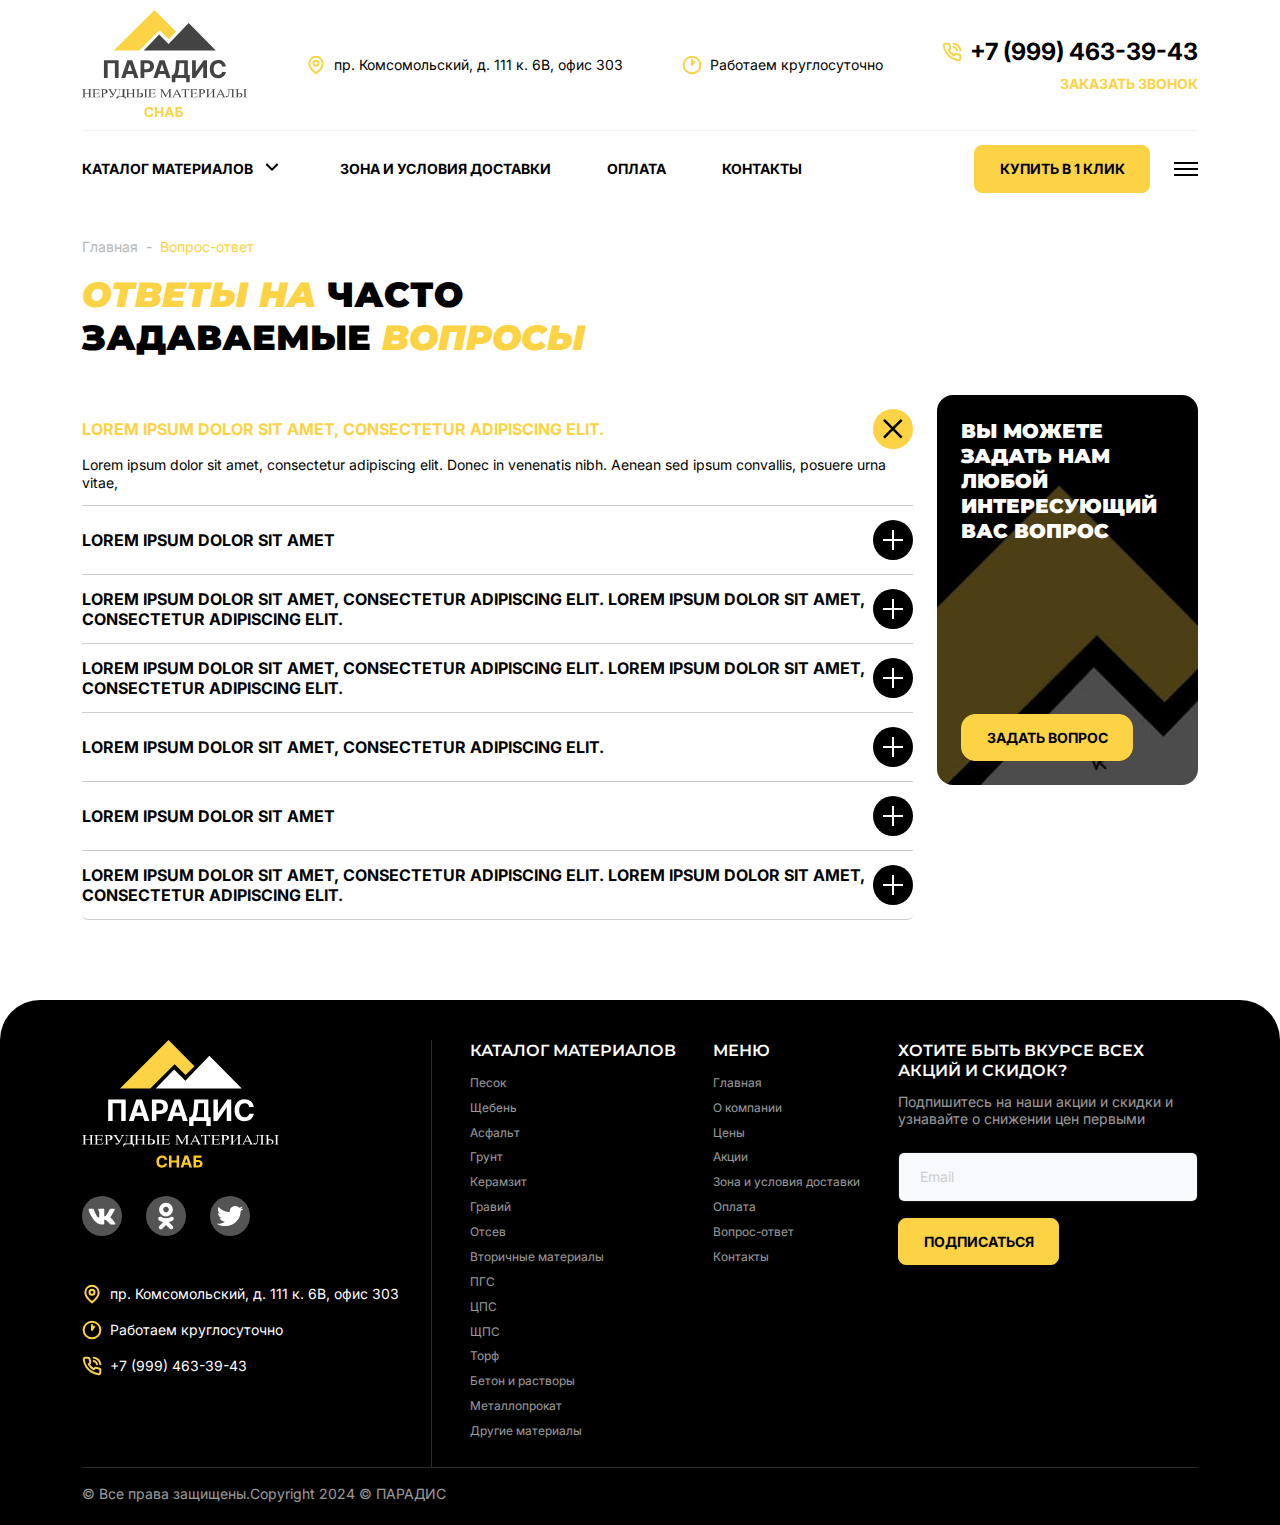
<file: faq.html>
<!DOCTYPE html>
<html lang="ru">
<head>
    <meta charset="UTF-8">
    <meta name="viewport" content="width=device-width, initial-scale=1.0">
    <link rel="stylesheet" href="css/bootstrap.min.css">
    <link rel="stylesheet" href="css/swiper-bundle.min.css"/>
    <link rel="stylesheet" href="css/style.min.css">
    <title>Парадис</title>
</head>
<body>
    <header class="container px-xxl-5">
        <div class="d-flex justify-content-between align-items-center">
            <a href="index.html">
                <img src="imgs/logo.svg" alt="logo" class="logo">
            </a>
            <address class="d-none d-lg-flex align-items-center">
                <svg class="color-main" width="20" height="20" viewBox="0 0 20 20" fill="none" xmlns="http://www.w3.org/2000/svg">
                    <path d="M16.6666 8.33334C16.6666 13.3333 9.99992 18.3333 9.99992 18.3333C9.99992 18.3333 3.33325 13.3333 3.33325 8.33334C3.33325 6.56523 4.03563 4.86954 5.28587 3.61929C6.53612 2.36905 8.23181 1.66667 9.99992 1.66667C11.768 1.66667 13.4637 2.36905 14.714 3.61929C15.9642 4.86954 16.6666 6.56523 16.6666 8.33334Z" stroke="currentColor" stroke-width="2" stroke-linecap="round" stroke-linejoin="round"/>
                    <path d="M10 10.8333C11.3807 10.8333 12.5 9.71404 12.5 8.33333C12.5 6.95262 11.3807 5.83333 10 5.83333C8.61929 5.83333 7.5 6.95262 7.5 8.33333C7.5 9.71404 8.61929 10.8333 10 10.8333Z" stroke="currentColor" stroke-width="2" stroke-linecap="round" stroke-linejoin="round"/>
                </svg>                    
                <span class="ms-2">пр. Комсомольский, <br class="d-xl-none"/>д. 111 к. 6В, офис 303</span>
            </address>
            <div class="d-none d-lg-flex align-items-center">
                <svg class="color-main" width="20" height="20" viewBox="0 0 20 20" fill="none" xmlns="http://www.w3.org/2000/svg">
                    <path d="M9.99996 18.3333C14.6023 18.3333 18.3333 14.6024 18.3333 10C18.3333 5.39763 14.6023 1.66667 9.99996 1.66667C5.39759 1.66667 1.66663 5.39763 1.66663 10C1.66663 14.6024 5.39759 18.3333 9.99996 18.3333Z" stroke="currentColor" stroke-width="2" stroke-linecap="round" stroke-linejoin="round"/>
                    <path d="M10 5V10L12.0833 6.66667" stroke="currentColor" stroke-width="2" stroke-linecap="round" stroke-linejoin="round"/>
                </svg>                    
                <span class="ms-2">Работаем круглосуточно</span>
            </div>
            <div class="d-none d-sm-block ms-auto ms-lg-0">
                <a class="d-flex align-items-center mb-2" href="tel:+7 (999) 463-39-43">
                    <svg class="color-main" width="20" height="20" viewBox="0 0 20 20" fill="none" xmlns="http://www.w3.org/2000/svg">
                        <path d="M18.3333 14.1V16.6C18.3343 16.8321 18.2867 17.0618 18.1937 17.2745C18.1008 17.4871 17.9644 17.678 17.7934 17.8349C17.6224 17.9918 17.4205 18.1112 17.2006 18.1856C16.9808 18.2599 16.7478 18.2876 16.5167 18.2667C13.9523 17.988 11.4892 17.1118 9.32498 15.7083C7.31151 14.4289 5.60443 12.7218 4.32499 10.7083C2.91663 8.53433 2.04019 6.05916 1.76665 3.48333C1.74583 3.25288 1.77321 3.02063 1.84707 2.80135C1.92092 2.58207 2.03963 2.38057 2.19562 2.20968C2.35162 2.03879 2.54149 1.90225 2.75314 1.80876C2.9648 1.71527 3.1936 1.66688 3.42499 1.66666H5.92499C6.32941 1.66268 6.72148 1.80589 7.02812 2.0696C7.33476 2.33332 7.53505 2.69953 7.59165 3.09999C7.69717 3.90005 7.89286 4.6856 8.17499 5.44166C8.2871 5.73993 8.31137 6.06409 8.24491 6.37573C8.17844 6.68737 8.02404 6.97342 7.79998 7.19999L6.74165 8.25833C7.92795 10.3446 9.65536 12.072 11.7417 13.2583L12.8 12.2C13.0266 11.9759 13.3126 11.8215 13.6243 11.7551C13.9359 11.6886 14.26 11.7129 14.5583 11.825C15.3144 12.1071 16.0999 12.3028 16.9 12.4083C17.3048 12.4654 17.6745 12.6693 17.9388 12.9812C18.203 13.2931 18.3435 13.6913 18.3333 14.1Z" stroke="currentColor" stroke-width="2" stroke-linecap="round" stroke-linejoin="round"/>
                        <path d="M11.7084 1.66667C13.4069 1.84565 14.9935 2.599 16.2058 3.80216C17.418 5.00531 18.1833 6.58618 18.375 8.28334" stroke="currentColor" stroke-width="2" stroke-linecap="round" stroke-linejoin="round"/>
                        <path d="M11.7084 5C12.528 5.16161 13.2801 5.56586 13.867 6.16026C14.454 6.75466 14.8487 7.51177 15 8.33333" stroke="currentColor" stroke-width="2" stroke-linecap="round" stroke-linejoin="round"/>
                    </svg>                        
                    <span class="fs-17 fw-7 ms-2">+7 (999) 463-39-43</span>
                </a>
                <button type="button" data-bs-toggle="modal" data-bs-target="#callbackModal" class="color-main fw-7 ms-auto text-uppercase">Заказать звонок</button>
            </div>
            <a href="tel:+7 (999) 463-39-43" class="btn-call ms-auto d-sm-none">
                <svg width="20" height="20" viewBox="0 0 20 20" fill="none" xmlns="http://www.w3.org/2000/svg">
                    <path d="M18.3333 14.1V16.6C18.3343 16.8321 18.2867 17.0618 18.1937 17.2745C18.1008 17.4871 17.9644 17.678 17.7934 17.8349C17.6224 17.9918 17.4205 18.1112 17.2006 18.1856C16.9808 18.2599 16.7478 18.2876 16.5167 18.2667C13.9523 17.988 11.4892 17.1118 9.32498 15.7083C7.31151 14.4289 5.60443 12.7218 4.32499 10.7083C2.91663 8.53433 2.04019 6.05916 1.76665 3.48333C1.74583 3.25288 1.77321 3.02063 1.84707 2.80135C1.92092 2.58207 2.03963 2.38057 2.19562 2.20968C2.35162 2.03879 2.54149 1.90225 2.75314 1.80876C2.9648 1.71527 3.1936 1.66688 3.42499 1.66666H5.92499C6.32941 1.66268 6.72148 1.80589 7.02812 2.0696C7.33476 2.33332 7.53505 2.69953 7.59165 3.09999C7.69717 3.90005 7.89286 4.6856 8.17499 5.44166C8.2871 5.73993 8.31137 6.06409 8.24491 6.37573C8.17844 6.68737 8.02404 6.97342 7.79998 7.19999L6.74165 8.25833C7.92795 10.3446 9.65536 12.072 11.7417 13.2583L12.8 12.2C13.0266 11.9759 13.3126 11.8215 13.6243 11.7551C13.9359 11.6886 14.26 11.7129 14.5583 11.825C15.3144 12.1071 16.0999 12.3028 16.9 12.4083C17.3048 12.4654 17.6745 12.6693 17.9388 12.9812C18.203 13.2931 18.3435 13.6913 18.3333 14.1Z" stroke="currentColor" stroke-width="2" stroke-linecap="round" stroke-linejoin="round"/>
                    <path d="M11.7084 1.66667C13.4069 1.84565 14.9935 2.599 16.2058 3.80216C17.418 5.00531 18.1833 6.58618 18.375 8.28334" stroke="currentColor" stroke-width="2" stroke-linecap="round" stroke-linejoin="round"/>
                    <path d="M11.7084 5C12.528 5.16161 13.2801 5.56586 13.867 6.16026C14.454 6.75466 14.8487 7.51177 15 8.33333" stroke="currentColor" stroke-width="2" stroke-linecap="round" stroke-linejoin="round"/>
                </svg>
            </a>
            <button type="button" data-bs-toggle="offcanvas" data-bs-target="#offcanvasMenu" class="ms-4 ms-sm-5 d-lg-none">
                <svg width="24" height="24" viewBox="0 0 24 24" fill="none" xmlns="http://www.w3.org/2000/svg">
                    <rect y="5" width="24" height="2" fill="currentColor"/>
                    <rect y="11" width="24" height="2" fill="currentColor"/>
                    <rect y="17" width="24" height="2" fill="currentColor"/>
                </svg>                        
            </button>
        </div>

        <hr class="d-none d-lg-block">

        <nav class="d-none d-lg-flex justify-content-between align-items-center">
            <ul>
                <li class="hover">
                    <a href="" class="hover-link">
                        <span>кАТАЛОГ МАТЕРИАЛОВ</span>
                        <svg width="24" height="24" viewBox="0 0 24 24" fill="none" xmlns="http://www.w3.org/2000/svg">
                            <path d="M12 13.172L16.95 8.222L18.364 9.636L12 16L5.63601 9.636L7.05001 8.222L12 13.172Z" fill="currentColor"/>
                        </svg>
                    </a>
                    <ul class="hover-menu">
                        <li><a href="#">Раздел каталога</a></li>
                        <li><a href="#">Раздел каталога</a></li>
                        <li><a href="#">Раздел каталога</a></li>
                        <li><a href="#">Раздел каталога</a></li>
                    </ul>
                </li>
                <li>
                    <a href="">Зона и условия доставки</a>
                </li>
                <li>
                    <a href="">оПЛАТА</a>
                </li>
                <li>
                    <a href="">кОНТАКТЫ</a>
                </li>
            </ul>
            <div class="d-flex align-items-centers">
                <button type="button" data-bs-toggle="modal" data-bs-target="#orderModal" class="btn-fill radius-MD">кУПИТЬ В 1 КЛИК</button>
                <button type="button" data-bs-toggle="offcanvas" data-bs-target="#offcanvasMenu" class="ms-4">
                    <svg width="24" height="24" viewBox="0 0 24 24" fill="none" xmlns="http://www.w3.org/2000/svg">
                        <rect y="5" width="24" height="2" fill="currentColor"/>
                        <rect y="11" width="24" height="2" fill="currentColor"/>
                        <rect y="17" width="24" height="2" fill="currentColor"/>
                    </svg>                        
                </button>
            </div>
        </nav>
    </header>

    <main>
        <nav class="container px-xxl-5">
            <ol class="breadcrumb">
                <li class="breadcrumb-item"><a href="#">Главная</a></li>
                <li class="breadcrumb-item active" aria-current="page">Вопрос-ответ</li>
            </ol>
        </nav>

        <section class="container px-xxl-5">
            <h2><span class="color-main fst-italic">Ответы на</span> часто <br/>задаваемые <span class="color-main fst-italic">вопросы</span></h2>

            <div class="row">
                <div class="col-12 col-lg-8 col-xl-9">
                    <div class="accordion" id="accordionFAQ">
                        <div class="accordion-item">
                            <div class="accordion-header">
                                <button class="accordion-button" type="button" data-bs-toggle="collapse" data-bs-target="#collapse1" aria-expanded="true">
                                    Lorem ipsum dolor sit amet, consectetur adipiscing elit. 
                                </button>
                            </div>
                            <div id="collapse1" class="accordion-collapse collapse show" data-bs-parent="#accordionFAQ">
                                <div class="accordion-body">
                                    <p>Lorem ipsum dolor sit amet, consectetur adipiscing elit. Donec in venenatis nibh. Aenean sed ipsum convallis, posuere urna vitae, </p>
                                </div>
                            </div>
                        </div>
                        <div class="accordion-item">
                            <div class="accordion-header">
                                <button class="accordion-button collapsed" type="button" data-bs-toggle="collapse" data-bs-target="#collapse2" aria-expanded="false">
                                    Lorem ipsum dolor sit amet
                                </button>
                            </div>
                            <div id="collapse2" class="accordion-collapse collapse" data-bs-parent="#accordionFAQ">
                                <div class="accordion-body">
                                    <p>Lorem ipsum dolor sit amet consectetur adipisicing elit. Dolorem natus, quae quos corporis ipsam nulla facilis et fugiat aperiam cumque illo. Laudantium, asperiores voluptates odit pariatur corporis ullam. Voluptates, est? Lorem ipsum dolor sit, amet consectetur adipisicing elit. Eum quod reiciendis distinctio deleniti nesciunt dicta illo aspernatur rem suscipit. Architecto facilis perspiciatis cumque, blanditiis laudantium accusamus vitae corrupti earum. Neque.</p>
                                </div>
                            </div>
                        </div>
                        <div class="accordion-item">
                            <div class="accordion-header">
                                <button class="accordion-button collapsed" type="button" data-bs-toggle="collapse" data-bs-target="#collapse3" aria-expanded="false">
                                    Lorem ipsum dolor sit amet, consectetur adipiscing elit. Lorem ipsum dolor sit amet, consectetur adipiscing elit. 
                                </button>
                            </div>
                            <div id="collapse3" class="accordion-collapse collapse" data-bs-parent="#accordionFAQ">
                                <div class="accordion-body">
                                    <p>Lorem ipsum dolor sit amet consectetur adipisicing elit. Ipsam nisi minima cupiditate labore ducimus rerum, nulla culpa accusantium recusandae sunt perferendis error quae consectetur voluptates. Suscipit laborum tempora enim in.</p>
                                </div>
                            </div>
                        </div>
                        <div class="accordion-item">
                            <div class="accordion-header">
                                <button class="accordion-button collapsed" type="button" data-bs-toggle="collapse" data-bs-target="#collapse4" aria-expanded="false">
                                    Lorem ipsum dolor sit amet, consectetur adipiscing elit. Lorem ipsum dolor sit amet, consectetur adipiscing elit. 
                                </button>
                            </div>
                            <div id="collapse4" class="accordion-collapse collapse" data-bs-parent="#accordionFAQ">
                                <div class="accordion-body">
                                    <p>Lorem ipsum dolor sit amet consectetur adipisicing elit. Ipsam nisi minima cupiditate labore ducimus rerum, nulla culpa accusantium recusandae sunt perferendis error quae consectetur voluptates. Suscipit laborum tempora enim in.</p>
                                </div>
                            </div>
                        </div>
                        <div class="accordion-item">
                            <div class="accordion-header">
                                <button class="accordion-button collapsed" type="button" data-bs-toggle="collapse" data-bs-target="#collapse5" aria-expanded="false">
                                    Lorem ipsum dolor sit amet, consectetur adipiscing elit. 
                                </button>
                            </div>
                            <div id="collapse5" class="accordion-collapse collapse" data-bs-parent="#accordionFAQ">
                                <div class="accordion-body">
                                    <p>Lorem ipsum dolor sit amet, consectetur adipiscing elit. Donec in venenatis nibh. Aenean sed ipsum convallis, posuere urna vitae, </p>
                                </div>
                            </div>
                        </div>
                        <div class="accordion-item">
                            <div class="accordion-header">
                                <button class="accordion-button collapsed" type="button" data-bs-toggle="collapse" data-bs-target="#collapse6" aria-expanded="false">
                                    Lorem ipsum dolor sit amet
                                </button>
                            </div>
                            <div id="collapse6" class="accordion-collapse collapse" data-bs-parent="#accordionFAQ">
                                <div class="accordion-body">
                                    <p>Lorem ipsum dolor sit amet consectetur adipisicing elit. Dolorem natus, quae quos corporis ipsam nulla facilis et fugiat aperiam cumque illo. Laudantium, asperiores voluptates odit pariatur corporis ullam. Voluptates, est? Lorem ipsum dolor sit, amet consectetur adipisicing elit. Eum quod reiciendis distinctio deleniti nesciunt dicta illo aspernatur rem suscipit. Architecto facilis perspiciatis cumque, blanditiis laudantium accusamus vitae corrupti earum. Neque.</p>
                                </div>
                            </div>
                        </div>
                        <div class="accordion-item">
                            <div class="accordion-header">
                                <button class="accordion-button collapsed" type="button" data-bs-toggle="collapse" data-bs-target="#collapse7" aria-expanded="false">
                                    Lorem ipsum dolor sit amet, consectetur adipiscing elit. Lorem ipsum dolor sit amet, consectetur adipiscing elit. 
                                </button>
                            </div>
                            <div id="collapse7" class="accordion-collapse collapse" data-bs-parent="#accordionFAQ">
                                <div class="accordion-body">
                                    <p>Lorem ipsum dolor sit amet consectetur adipisicing elit. Ipsam nisi minima cupiditate labore ducimus rerum, nulla culpa accusantium recusandae sunt perferendis error quae consectetur voluptates. Suscipit laborum tempora enim in.</p>
                                </div>
                            </div>
                        </div>
                    </div>
                </div>
                <div class="col-12 col-lg-4 col-xl-3 mt-4 mt-lg-0">
                    <div class="products-all separate">
                        <h5>Вы можете задать нам любой интересующий вас вопрос</h5>
                        <button type="button" class="btn-fill mt-4">задать вопрос</button>
                    </div>
                </div>
            </div>
        </section>
    </main>

    <footer>
        <div class="container px-xxl-5">
            <div class="footerGrid">
                <div class="footerGrid-info">
                    <img src="imgs/logo-white.svg" alt="Парадис нерудные материалы">
                    <ul class="social list-unstyled mt-4">
                        <li class="me-4">
                            <a href="">
                                <svg width="40" height="40" viewBox="0 0 40 40" fill="none" xmlns="http://www.w3.org/2000/svg">
                                    <path fill-rule="evenodd" clip-rule="evenodd" d="M32.7216 13.7784C32.907 13.1603 32.7216 12.7061 31.8393 12.7061H28.9219C28.1801 12.7061 27.8384 13.0984 27.6529 13.5312C27.6529 13.5312 26.1692 17.1473 24.0675 19.4962C23.3875 20.1761 23.0785 20.3922 22.7076 20.3922C22.5221 20.3922 22.2537 20.1761 22.2537 19.5581V13.7784C22.2537 13.0365 22.0385 12.7061 21.4202 12.7061H16.8358C16.3723 12.7061 16.0935 13.0503 16.0935 13.3766C16.0935 14.0799 17.1442 14.242 17.2526 16.22V20.5162C17.2526 21.4581 17.0825 21.629 16.7116 21.629C15.7226 21.629 13.3171 17.9965 11.8901 13.8403C11.6104 13.0324 11.3299 12.7061 10.5843 12.7061H7.66698C6.83345 12.7061 6.66675 13.0984 6.66675 13.5312C6.66675 14.3039 7.65594 18.1365 11.272 23.2052C13.683 26.6664 17.0792 28.5431 20.1699 28.5431C22.0245 28.5431 22.2537 28.1263 22.2537 27.4084V24.7922C22.2537 23.9587 22.4294 23.7924 23.0164 23.7924C23.4494 23.7924 24.191 24.0087 25.9221 25.6776C27.9 27.6554 28.2259 28.5431 29.3387 28.5431H32.2561C33.0896 28.5431 33.5063 28.1263 33.2659 27.3038C33.0029 26.4841 32.0585 25.295 30.8053 23.8851C30.1253 23.0814 29.1053 22.216 28.7965 21.7834C28.3637 21.227 28.4873 20.9799 28.7965 20.4856C28.7965 20.4856 32.3507 15.4786 32.7216 13.7786V13.7784Z" fill="currentColor"/>
                                </svg>                                    
                            </a>
                        </li>
                        <li class="me-4">
                            <a href="">
                                <svg width="40" height="40" viewBox="0 0 40 40" fill="none" xmlns="http://www.w3.org/2000/svg">
                                    <path d="M19.9997 10.7005C21.5711 10.7005 22.8492 11.9786 22.8492 13.55C22.8492 15.12 21.5707 16.3982 19.9997 16.3982C18.4293 16.3982 17.1509 15.12 17.1509 13.55C17.1505 11.9783 18.4297 10.7005 19.9997 10.7005ZM19.9997 20.4297C23.7953 20.4297 26.882 17.344 26.882 13.55C26.882 9.75403 23.7957 6.66699 19.9997 6.66699C16.2044 6.66699 13.1174 9.75436 13.1174 13.55C13.1174 17.344 16.2044 20.4297 19.9997 20.4297ZM22.784 26.0434C24.1998 25.721 25.5509 25.1615 26.7803 24.3887C27.2328 24.104 27.5537 23.6511 27.6724 23.1298C27.7911 22.6084 27.6978 22.0613 27.4131 21.6087C27.2723 21.3844 27.0886 21.19 26.8726 21.0367C26.6566 20.8835 26.4125 20.7743 26.1543 20.7154C25.8961 20.6565 25.6288 20.6492 25.3677 20.6937C25.1066 20.7382 24.8569 20.8338 24.6327 20.9749C21.8132 22.7475 18.1843 22.7462 15.367 20.9749C15.1429 20.8337 14.8932 20.7381 14.6321 20.6936C14.3711 20.6491 14.1038 20.6564 13.8456 20.7153C13.5874 20.7742 13.3433 20.8834 13.1273 21.0367C12.9114 21.19 12.7278 21.3843 12.587 21.6087C12.3022 22.0611 12.2088 22.6082 12.3272 23.1295C12.4457 23.6509 12.7664 24.1038 13.2188 24.3887C14.4481 25.1612 15.7989 25.7207 17.2144 26.0434L13.3671 29.8914C12.989 30.2696 12.7766 30.7825 12.7767 31.3173C12.7768 31.8521 12.9894 32.365 13.3676 32.7431C13.7458 33.1211 14.2587 33.3335 14.7935 33.3334C15.3283 33.3333 15.8412 33.1208 16.2192 32.7426L19.9991 28.9621L23.7812 32.7429C23.9682 32.9302 24.1903 33.0787 24.4347 33.1801C24.6792 33.2815 24.9413 33.3337 25.2059 33.3337C25.4706 33.3337 25.7327 33.2815 25.9771 33.1801C26.2216 33.0787 26.4437 32.9302 26.6307 32.7429C26.8183 32.5559 26.9671 32.3338 27.0686 32.0891C27.1701 31.8445 27.2224 31.5823 27.2224 31.3175C27.2224 31.0526 27.1701 30.7904 27.0686 30.5458C26.9671 30.3012 26.8183 30.079 26.6307 29.8921L22.784 26.0434Z" fill="currentColor"/>
                                </svg>                                    
                            </a>
                        </li>
                        <li class="me-4">
                            <a href="">
                                <svg width="40" height="40" viewBox="0 0 40 40" fill="none" xmlns="http://www.w3.org/2000/svg">
                                    <path d="M33.3334 12.4359C32.381 12.8205 31.2926 13.0769 30.2042 13.2051C31.2926 12.5641 32.245 11.5385 32.6531 10.3846C31.5647 11.0256 30.4763 11.4103 29.1157 11.6667C28.1634 10.641 26.6667 10 25.1701 10C22.1769 10 19.728 12.3077 19.728 15.1282C19.728 15.5128 19.728 15.8974 19.864 16.282C15.3742 16.0256 11.2926 13.9744 8.5715 10.8974C8.16334 11.6667 7.89123 12.5641 7.89123 13.4615C7.89123 15.2564 8.84362 16.7949 10.3402 17.6923C9.38783 17.6923 8.5715 17.4359 7.89123 17.0513C7.89123 19.4872 9.79599 21.6667 12.245 22.0513C11.8368 22.1795 11.2926 22.1795 10.7484 22.1795C10.3402 22.1795 10.0681 22.1795 9.65994 22.0513C10.3402 24.1026 12.381 25.641 14.83 25.641C12.9253 27.0513 10.6123 27.8205 8.02729 27.8205C7.61913 27.8205 7.21097 27.8205 6.66675 27.6923C9.11573 29.1026 11.9729 30 15.1021 30C25.1702 30 30.6123 22.1795 30.6123 15.3846V14.7436C31.7008 14.359 32.6531 13.4615 33.3334 12.4359Z" fill="currentColor"/>
                                </svg>                                    
                            </a>
                        </li>
                    </ul>
                    <ul class="list-unstyled mt-5">
                        <li class="mb-3">
                            <address class="d-flex align-items-center justify-content-center justify-content-sm-start">
                                <svg class="color-main" width="20" height="20" viewBox="0 0 20 20" fill="none" xmlns="http://www.w3.org/2000/svg">
                                    <path d="M16.6666 8.33366C16.6666 13.3337 9.99992 18.3337 9.99992 18.3337C9.99992 18.3337 3.33325 13.3337 3.33325 8.33366C3.33325 6.56555 4.03563 4.86986 5.28587 3.61961C6.53612 2.36937 8.23181 1.66699 9.99992 1.66699C11.768 1.66699 13.4637 2.36937 14.714 3.61961C15.9642 4.86986 16.6666 6.56555 16.6666 8.33366Z" stroke="currentColor" stroke-width="2" stroke-linecap="round" stroke-linejoin="round"/>
                                    <path d="M10 10.833C11.3807 10.833 12.5 9.71372 12.5 8.33301C12.5 6.9523 11.3807 5.83301 10 5.83301C8.61929 5.83301 7.5 6.9523 7.5 8.33301C7.5 9.71372 8.61929 10.833 10 10.833Z" stroke="currentColor" stroke-width="2" stroke-linecap="round" stroke-linejoin="round"/>
                                </svg>                                    
                                <span class="ms-2">пр. Комсомольский, д. 111 к. 6В, офис 303</span>
                            </address>
                        </li>
                        <li class="mb-3">
                            <div class="d-flex align-items-center justify-content-center justify-content-sm-start">
                                <svg class="color-main" width="20" height="20" viewBox="0 0 20 20" fill="none" xmlns="http://www.w3.org/2000/svg">
                                    <path d="M10.0001 18.3337C14.6025 18.3337 18.3334 14.6027 18.3334 10.0003C18.3334 5.39795 14.6025 1.66699 10.0001 1.66699C5.39771 1.66699 1.66675 5.39795 1.66675 10.0003C1.66675 14.6027 5.39771 18.3337 10.0001 18.3337Z" stroke="currentColor" stroke-width="2" stroke-linecap="round" stroke-linejoin="round"/>
                                    <path d="M10 5V10L12.0833 6.66667" stroke="currentColor" stroke-width="2" stroke-linecap="round" stroke-linejoin="round"/>
                                </svg>                                    
                                <span class="ms-2">Работаем круглосуточно</span>
                            </div>
                        </li>
                        <li>
                            <div class="d-flex align-items-center justify-content-center justify-content-sm-start">
                                <svg class="color-main" width="20" height="20" viewBox="0 0 20 20" fill="none" xmlns="http://www.w3.org/2000/svg">
                                    <path d="M18.3334 14.1004V16.6004C18.3344 16.8325 18.2868 17.0622 18.1939 17.2749C18.1009 17.4875 17.9645 17.6784 17.7935 17.8353C17.6225 17.9922 17.4206 18.1116 17.2007 18.186C16.9809 18.2603 16.7479 18.288 16.5168 18.2671C13.9525 17.9884 11.4893 17.1122 9.32511 15.7087C7.31163 14.4293 5.60455 12.7222 4.32511 10.7087C2.91676 8.53474 2.04031 6.05957 1.76677 3.48374C1.74595 3.2533 1.77334 3.02104 1.84719 2.80176C1.92105 2.58248 2.03975 2.38098 2.19575 2.21009C2.35174 2.0392 2.54161 1.90266 2.75327 1.80917C2.96492 1.71569 3.19372 1.66729 3.42511 1.66707H5.92511C6.32953 1.66309 6.7216 1.80631 7.02824 2.07002C7.33488 2.33373 7.53517 2.69995 7.59177 3.10041C7.69729 3.90046 7.89298 4.68601 8.17511 5.44207C8.28723 5.74034 8.31149 6.0645 8.24503 6.37614C8.17857 6.68778 8.02416 6.97383 7.80011 7.20041L6.74177 8.25874C7.92807 10.345 9.65549 12.0724 11.7418 13.2587L12.8001 12.2004C13.0267 11.9764 13.3127 11.8219 13.6244 11.7555C13.936 11.689 14.2602 11.7133 14.5584 11.8254C15.3145 12.1075 16.1001 12.3032 16.9001 12.4087C17.3049 12.4658 17.6746 12.6697 17.9389 12.9817C18.2032 13.2936 18.3436 13.6917 18.3334 14.1004Z" stroke="currentColor" stroke-width="2" stroke-linecap="round" stroke-linejoin="round"/>
                                    <path d="M11.7083 1.66699C13.4068 1.84597 14.9934 2.59932 16.2056 3.80248C17.4179 5.00563 18.1832 6.5865 18.3749 8.28366" stroke="currentColor" stroke-width="2" stroke-linecap="round" stroke-linejoin="round"/>
                                    <path d="M11.7083 5C12.5278 5.16161 13.2799 5.56586 13.8669 6.16026C14.4539 6.75466 14.8486 7.51177 14.9999 8.33333" stroke="currentColor" stroke-width="2" stroke-linecap="round" stroke-linejoin="round"/>
                                </svg>                                                                       
                                <a href="tel:+79994633943" class="ms-2">+7 (999) 463-39-43</a>
                            </div>
                        </li>
                    </ul>
                </div>
                <div class="footerGrid-menu">
                    <div>
                        <h6>Каталог материалов</h6>
                        <ul class="list-unstyled">
                            <li><a href="">Песок</a></li>
                            <li><a href="">Щебень</a></li>
                            <li><a href="">Асфальт</a></li>
                            <li><a href="">Грунт</a></li>
                            <li><a href="">Керамзит</a></li>
                            <li><a href="">Гравий</a></li>
                            <li><a href="">Отсев</a></li>
                            <li><a href="">Вторичные материалы</a></li>
                            <li><a href="">ПГС</a></li>
                            <li><a href="">ЦПС</a></li>
                            <li><a href="">ЩПС</a></li>
                            <li><a href="">Торф</a></li>
                            <li><a href="">Бетон и растворы</a></li>
                            <li><a href="">Металлопрокат</a></li>
                            <li><a href="">Другие материалы</a></li>
                        </ul>
                    </div>
                    <div>
                        <h6>меню</h6>
                        <ul class="list-unstyled">
                            <li><a href="">Главная</a></li>
                            <li><a href="">О компании</a></li>
                            <li><a href="">Цены</a></li>
                            <li><a href="">Акции</a></li>
                            <li><a href="">Зона и условия доставки</a></li>
                            <li><a href="">Оплата</a></li>
                            <li><a href="">Вопрос-ответ</a></li>
                            <li><a href="">Контакты</a></li>
                        </ul>
                    </div>
                </div>
                <div class="footerGrid-subscription">
                    <h6>Хотите быть вкурсе всех акций и скидок?</h6>
                    <p class="mb-4">Подпишитесь на наши акции и скидки и узнавайте о снижении цен первыми</p>
                    <form action="">
                        <input type="email" class="form-control" placeholder="Email">
                        <button type="button" class="btn-fill radius-MD mt-3">Подписаться</button>
                    </form>
                </div>
                <div class="footerGrid-copyright">
                    <p>© Все права защищены.Copyright 2024 © ПАРАДИС</p>
                </div>
            </div>
        </div>
    </footer>

    <div class="modal fade" id="callbackModal" tabindex="-1" aria-hidden="true">
        <div class="modal-dialog modal-lg">
            <div class="modal-content">
                <div class="modal-header">
                    <h4>Перезвоним в течение часа!</h4>
                    <button type="button" class="btn-close" data-bs-dismiss="modal" aria-label="Close">
                        <svg width="1em" height="1em" viewBox="0 0 25 24" fill="none" xmlns="http://www.w3.org/2000/svg">
                            <path fill-rule="evenodd" clip-rule="evenodd" d="M4.45209 3.46967C4.74498 3.17678 5.21986 3.17678 5.51275 3.46967L21.5128 19.4697C21.8056 19.7626 21.8056 20.2374 21.5128 20.5303C21.2199 20.8232 20.745 20.8232 20.4521 20.5303L4.45209 4.53033C4.1592 4.23744 4.1592 3.76256 4.45209 3.46967Z" fill="#0A0A0A"/>
                            <path fill-rule="evenodd" clip-rule="evenodd" d="M21.5128 3.46967C21.8056 3.76256 21.8056 4.23744 21.5128 4.53033L5.51275 20.5303C5.21986 20.8232 4.74498 20.8232 4.45209 20.5303C4.1592 20.2374 4.1592 19.7626 4.45209 19.4697L20.4521 3.46967C20.745 3.17678 21.2199 3.17678 21.5128 3.46967Z" fill="#0A0A0A"/>
                        </svg>                            
                    </button>
                </div>
                <div class="modal-body">
                    <p class="mb-4">Оставьте заявку и мы перезвоним вам уже сегодня</p>
                    <form action="">
                        <div class="row g-3">
                            <div class="col-12 col-md-6">
                                <input type="text" class="form-control" placeholder="Ваше имя">
                            </div>
                            <div class="col-12 col-md-6">
                                <input type="tel" class="form-control" placeholder="Номер телефона">
                            </div>
                            <div class="col-12">
                                <label class="form-check">
                                    <input class="form-check-input" type="checkbox" value="">
                                    <div class="form-check-text">
                                        Я согласен на обработку <a href="" class="color-main">персональных данных</a>
                                    </div>
                                </label>
                            </div>
                            <div class="col-12 col-md-5">
                                <button type="submit" class="btn-fill w-100">Заказать звонок</button>
                            </div>
                        </div>
                    </form>
                </div>
            </div>
        </div>
    </div>

    <div class="modal fade" id="orderModal" tabindex="-1" aria-hidden="true">
        <div class="modal-dialog modal-lg">
            <div class="modal-content">
                <div class="modal-header">
                    <h4>Доставим песок уже сегодня!</h4>
                    <button type="button" class="btn-close" data-bs-dismiss="modal" aria-label="Close">
                        <svg width="1em" height="1em" viewBox="0 0 25 24" fill="none" xmlns="http://www.w3.org/2000/svg">
                            <path fill-rule="evenodd" clip-rule="evenodd" d="M4.45209 3.46967C4.74498 3.17678 5.21986 3.17678 5.51275 3.46967L21.5128 19.4697C21.8056 19.7626 21.8056 20.2374 21.5128 20.5303C21.2199 20.8232 20.745 20.8232 20.4521 20.5303L4.45209 4.53033C4.1592 4.23744 4.1592 3.76256 4.45209 3.46967Z" fill="#0A0A0A"/>
                            <path fill-rule="evenodd" clip-rule="evenodd" d="M21.5128 3.46967C21.8056 3.76256 21.8056 4.23744 21.5128 4.53033L5.51275 20.5303C5.21986 20.8232 4.74498 20.8232 4.45209 20.5303C4.1592 20.2374 4.1592 19.7626 4.45209 19.4697L20.4521 3.46967C20.745 3.17678 21.2199 3.17678 21.5128 3.46967Z" fill="#0A0A0A"/>
                        </svg>                            
                    </button>
                </div>
                <div class="modal-body">
                    <p class="mb-4">Оставьте заявку и мы доставим вам песок уже сегодня</p>
                    <form action="">
                        <div class="row g-3">
                            <div class="col-12 col-md-6">
                                <input type="text" class="form-control" placeholder="Ваше имя">
                            </div>
                            <div class="col-12 col-md-6">
                                <input type="tel" class="form-control" placeholder="Ваш телефон">
                            </div>
                            <div class="col-12">
                                <label class="form-check">
                                    <input class="form-check-input" type="checkbox" value="">
                                    <div class="form-check-text">
                                        Я согласен на обработку <a href="" class="color-main">персональных данных</a>
                                    </div>
                                </label>
                            </div>
                            <div class="col-12 col-md-5">
                                <button type="submit" class="btn-fill w-100">Купить в 1 клик</button>
                            </div>
                            <div class="col-12 col-md-7">
                                <div class="row row-cols-sm-2 g-3">
                                    <div>
                                        <button type="button" data-bs-toggle="modal" data-bs-target="#callbackModal" class="btn-black px-2 w-100">Заказать звонок</button>
                                    </div>
                                    <div>
                                        <button type="button" class="btn-black px-2 w-100">Задать вопрос</button>
                                    </div>
                                </div>
                            </div>
                        </div>
                    </form>
                </div>
            </div>
        </div>
    </div>

    <div class="offcanvas offcanvas-end" tabindex="-1" id="offcanvasMenu">
        <div class="offcanvas-header">
            <img class="d-lg-none logo" src="imgs/logo.svg" alt="Парадис">
            <button type="button" class="btn-close" data-bs-dismiss="offcanvas">
                <svg width="1em" height="1em" viewBox="0 0 25 24" fill="none" xmlns="http://www.w3.org/2000/svg">
                    <path fill-rule="evenodd" clip-rule="evenodd" d="M4.45209 3.46967C4.74498 3.17678 5.21986 3.17678 5.51275 3.46967L21.5128 19.4697C21.8056 19.7626 21.8056 20.2374 21.5128 20.5303C21.2199 20.8232 20.745 20.8232 20.4521 20.5303L4.45209 4.53033C4.1592 4.23744 4.1592 3.76256 4.45209 3.46967Z" fill="#0A0A0A"/>
                    <path fill-rule="evenodd" clip-rule="evenodd" d="M21.5128 3.46967C21.8056 3.76256 21.8056 4.23744 21.5128 4.53033L5.51275 20.5303C5.21986 20.8232 4.74498 20.8232 4.45209 20.5303C4.1592 20.2374 4.1592 19.7626 4.45209 19.4697L20.4521 3.46967C20.745 3.17678 21.2199 3.17678 21.5128 3.46967Z" fill="#0A0A0A"/>
                </svg>
            </button>
        </div>
        <div class="offcanvas-body">
            <ul>
                <li class="d-lg-none">
                    <div class="d-flex w-100">
                        <a href="">Каталог материалов</a>
                        <button class="ms-auto" type="button" data-bs-toggle="collapse" data-bs-target="#collapseMenu" aria-expanded="false">
                            <svg width="24" height="24" viewBox="0 0 24 24" fill="none" xmlns="http://www.w3.org/2000/svg">
                                <path d="M12 13.172L16.95 8.222L18.364 9.636L12 16L5.63601 9.636L7.05001 8.222L12 13.172Z" fill="currentColor"/>
                            </svg>
                        </button>
                    </div>
                    <ul class="collapse" id="collapseMenu">
                        <li><a href="#">Раздел каталога</a></li>
                        <li><a href="#">Раздел каталога</a></li>
                        <li><a href="#">Раздел каталога</a></li>
                        <li><a href="#">Раздел каталога</a></li>
                    </ul>
                </li>
                <li class="d-lg-none">
                    <a href="">Зона и условия доставки</a>
                </li>
                <li class="d-lg-none">
                    <a href="">Оплата</a>
                </li>
                <li class="d-lg-none">
                    <a href="">Контакты</a>
                </li>
                <li>
                    <div class="d-flex w-100">
                        <a href="">О компании</a>
                        <button class="ms-auto" type="button" data-bs-toggle="collapse" data-bs-target="#collapseAbout" aria-expanded="false">
                            <svg width="24" height="24" viewBox="0 0 24 24" fill="none" xmlns="http://www.w3.org/2000/svg">
                                <path d="M12 13.172L16.95 8.222L18.364 9.636L12 16L5.63601 9.636L7.05001 8.222L12 13.172Z" fill="currentColor"/>
                            </svg>
                        </button>
                    </div>
                    <ul class="collapse" id="collapseAbout">
                        <li><a href="#">Раздел о компании</a></li>
                        <li><a href="#">Раздел о компании</a></li>
                        <li><a href="#">Раздел о компании</a></li>
                        <li><a href="#">Раздел о компании</a></li>
                    </ul>
                </li>
                <li>
                    <a href="">Акции</a>
                </li>
                <li>
                    <a href="">Вопрос-ответ</a>
                </li>
            </ul>
        </div>
        <div class="offcanvas-footer">
            <address class="d-flex align-items-center">
                <svg class="color-main" width="20" height="20" viewBox="0 0 20 20" fill="none" xmlns="http://www.w3.org/2000/svg">
                    <path d="M16.6666 8.33334C16.6666 13.3333 9.99992 18.3333 9.99992 18.3333C9.99992 18.3333 3.33325 13.3333 3.33325 8.33334C3.33325 6.56523 4.03563 4.86954 5.28587 3.61929C6.53612 2.36905 8.23181 1.66667 9.99992 1.66667C11.768 1.66667 13.4637 2.36905 14.714 3.61929C15.9642 4.86954 16.6666 6.56523 16.6666 8.33334Z" stroke="currentColor" stroke-width="2" stroke-linecap="round" stroke-linejoin="round"/>
                    <path d="M10 10.8333C11.3807 10.8333 12.5 9.71404 12.5 8.33333C12.5 6.95262 11.3807 5.83333 10 5.83333C8.61929 5.83333 7.5 6.95262 7.5 8.33333C7.5 9.71404 8.61929 10.8333 10 10.8333Z" stroke="currentColor" stroke-width="2" stroke-linecap="round" stroke-linejoin="round"/>
                </svg>                    
                <span class="ms-2">пр. Комсомольский, д. 111 к. 6В, офис 303</span>
            </address>
            <div class="d-flex align-items-center mt-4">
                <svg class="color-main" width="20" height="20" viewBox="0 0 20 20" fill="none" xmlns="http://www.w3.org/2000/svg">
                    <path d="M9.99996 18.3333C14.6023 18.3333 18.3333 14.6024 18.3333 10C18.3333 5.39763 14.6023 1.66667 9.99996 1.66667C5.39759 1.66667 1.66663 5.39763 1.66663 10C1.66663 14.6024 5.39759 18.3333 9.99996 18.3333Z" stroke="currentColor" stroke-width="2" stroke-linecap="round" stroke-linejoin="round"/>
                    <path d="M10 5V10L12.0833 6.66667" stroke="currentColor" stroke-width="2" stroke-linecap="round" stroke-linejoin="round"/>
                </svg>                    
                <span class="ms-2">Работаем круглосуточно</span>
            </div>
            <a class="d-flex align-items-center mt-4 mb-2" href="tel:+7 (999) 463-39-43">
                <svg class="color-main" width="20" height="20" viewBox="0 0 20 20" fill="none" xmlns="http://www.w3.org/2000/svg">
                    <path d="M18.3333 14.1V16.6C18.3343 16.8321 18.2867 17.0618 18.1937 17.2745C18.1008 17.4871 17.9644 17.678 17.7934 17.8349C17.6224 17.9918 17.4205 18.1112 17.2006 18.1856C16.9808 18.2599 16.7478 18.2876 16.5167 18.2667C13.9523 17.988 11.4892 17.1118 9.32498 15.7083C7.31151 14.4289 5.60443 12.7218 4.32499 10.7083C2.91663 8.53433 2.04019 6.05916 1.76665 3.48333C1.74583 3.25288 1.77321 3.02063 1.84707 2.80135C1.92092 2.58207 2.03963 2.38057 2.19562 2.20968C2.35162 2.03879 2.54149 1.90225 2.75314 1.80876C2.9648 1.71527 3.1936 1.66688 3.42499 1.66666H5.92499C6.32941 1.66268 6.72148 1.80589 7.02812 2.0696C7.33476 2.33332 7.53505 2.69953 7.59165 3.09999C7.69717 3.90005 7.89286 4.6856 8.17499 5.44166C8.2871 5.73993 8.31137 6.06409 8.24491 6.37573C8.17844 6.68737 8.02404 6.97342 7.79998 7.19999L6.74165 8.25833C7.92795 10.3446 9.65536 12.072 11.7417 13.2583L12.8 12.2C13.0266 11.9759 13.3126 11.8215 13.6243 11.7551C13.9359 11.6886 14.26 11.7129 14.5583 11.825C15.3144 12.1071 16.0999 12.3028 16.9 12.4083C17.3048 12.4654 17.6745 12.6693 17.9388 12.9812C18.203 13.2931 18.3435 13.6913 18.3333 14.1Z" stroke="currentColor" stroke-width="2" stroke-linecap="round" stroke-linejoin="round"/>
                    <path d="M11.7084 1.66667C13.4069 1.84565 14.9935 2.599 16.2058 3.80216C17.418 5.00531 18.1833 6.58618 18.375 8.28334" stroke="currentColor" stroke-width="2" stroke-linecap="round" stroke-linejoin="round"/>
                    <path d="M11.7084 5C12.528 5.16161 13.2801 5.56586 13.867 6.16026C14.454 6.75466 14.8487 7.51177 15 8.33333" stroke="currentColor" stroke-width="2" stroke-linecap="round" stroke-linejoin="round"/>
                </svg>                        
                <span class="fs-17 fw-7 ms-2">+7 (999) 463-39-43</span>
            </a>
            <button type="button" data-bs-toggle="modal" data-bs-target="#callbackModal" class="color-main fw-7 text-uppercase ms-4 mt-2">Заказать звонок</button>
        </div>
    </div>

    <script src="js/bootstrap.bundle.min.js"></script>
    <script src="js/main.js"></script>
    <script src="js/swiper-bundle.min.js"></script>
    <script src="js/slider.js"></script>
    <script src="js/fslightbox.js"></script>
</body>
</html>
</file>
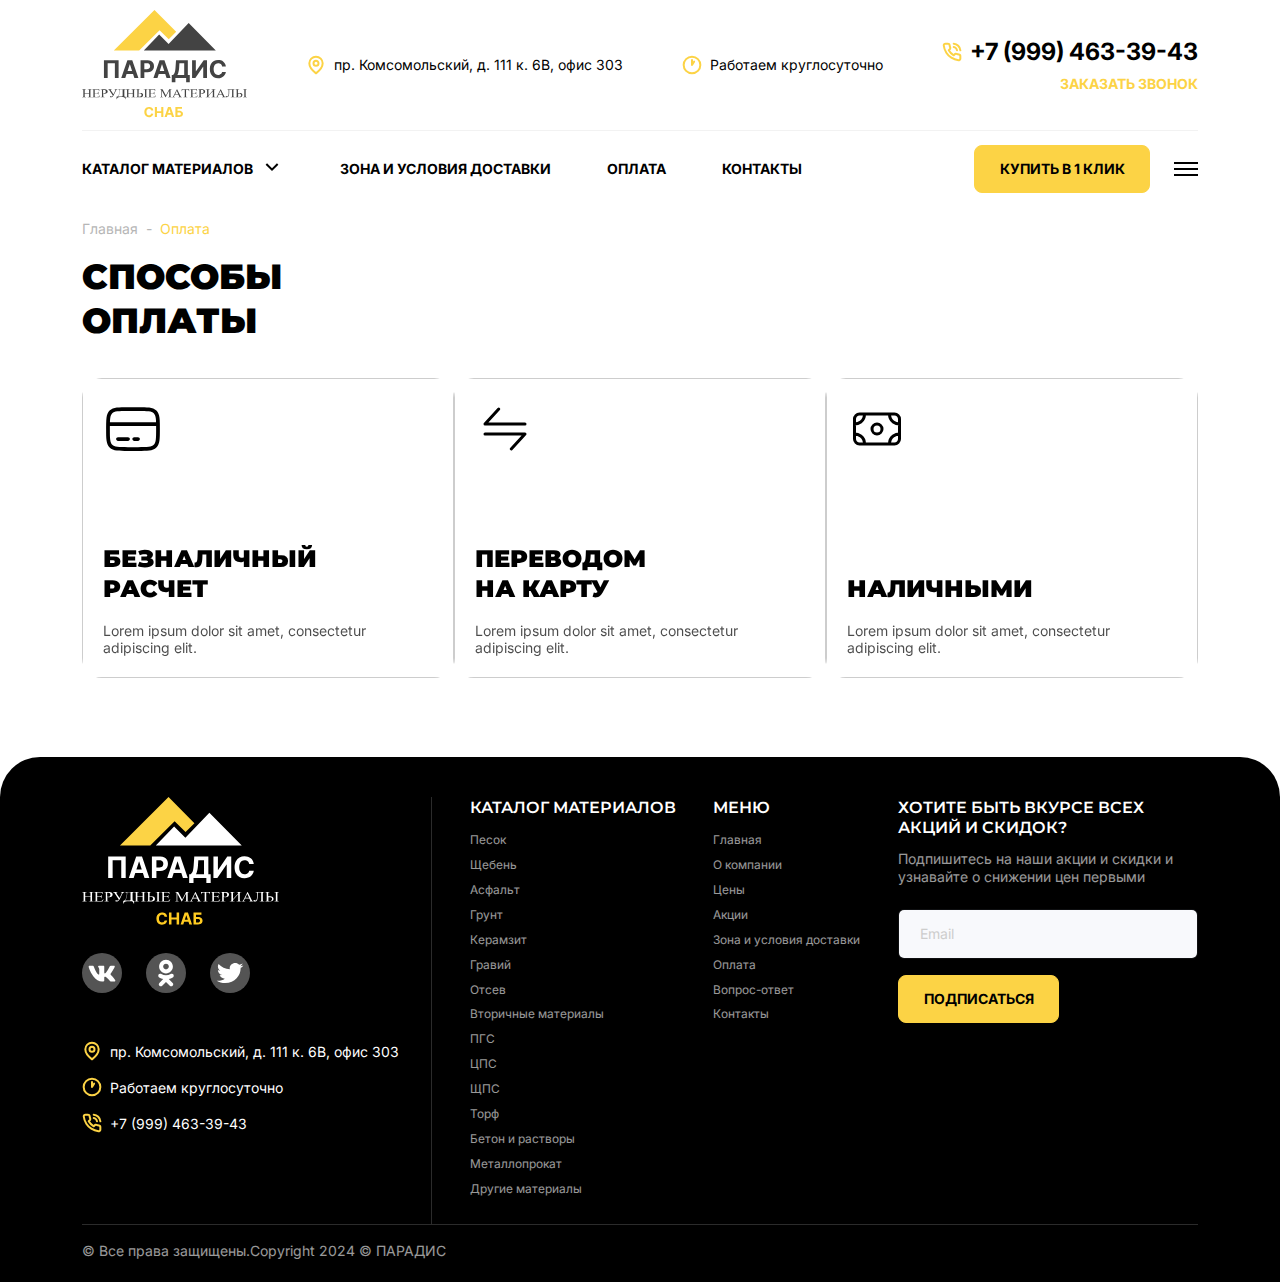
<file: payment.html>
<!DOCTYPE html>
<html lang="ru">
<head>
    <meta charset="UTF-8">
    <meta name="viewport" content="width=device-width, initial-scale=1.0">
    <link rel="stylesheet" href="css/bootstrap.min.css">
    <link rel="stylesheet" href="css/swiper-bundle.min.css"/>
    <link rel="stylesheet" href="css/style.min.css">
    <title>Парадис</title>
</head>
<body>
    <header class="container px-xxl-5">
        <div class="d-flex justify-content-between align-items-center">
            <a href="index.html">
                <img src="imgs/logo.svg" alt="logo" class="logo">
            </a>
            <address class="d-none d-lg-flex align-items-center">
                <svg class="color-main" width="20" height="20" viewBox="0 0 20 20" fill="none" xmlns="http://www.w3.org/2000/svg">
                    <path d="M16.6666 8.33334C16.6666 13.3333 9.99992 18.3333 9.99992 18.3333C9.99992 18.3333 3.33325 13.3333 3.33325 8.33334C3.33325 6.56523 4.03563 4.86954 5.28587 3.61929C6.53612 2.36905 8.23181 1.66667 9.99992 1.66667C11.768 1.66667 13.4637 2.36905 14.714 3.61929C15.9642 4.86954 16.6666 6.56523 16.6666 8.33334Z" stroke="currentColor" stroke-width="2" stroke-linecap="round" stroke-linejoin="round"/>
                    <path d="M10 10.8333C11.3807 10.8333 12.5 9.71404 12.5 8.33333C12.5 6.95262 11.3807 5.83333 10 5.83333C8.61929 5.83333 7.5 6.95262 7.5 8.33333C7.5 9.71404 8.61929 10.8333 10 10.8333Z" stroke="currentColor" stroke-width="2" stroke-linecap="round" stroke-linejoin="round"/>
                </svg>                    
                <span class="ms-2">пр. Комсомольский, <br class="d-xl-none"/>д. 111 к. 6В, офис 303</span>
            </address>
            <div class="d-none d-lg-flex align-items-center">
                <svg class="color-main" width="20" height="20" viewBox="0 0 20 20" fill="none" xmlns="http://www.w3.org/2000/svg">
                    <path d="M9.99996 18.3333C14.6023 18.3333 18.3333 14.6024 18.3333 10C18.3333 5.39763 14.6023 1.66667 9.99996 1.66667C5.39759 1.66667 1.66663 5.39763 1.66663 10C1.66663 14.6024 5.39759 18.3333 9.99996 18.3333Z" stroke="currentColor" stroke-width="2" stroke-linecap="round" stroke-linejoin="round"/>
                    <path d="M10 5V10L12.0833 6.66667" stroke="currentColor" stroke-width="2" stroke-linecap="round" stroke-linejoin="round"/>
                </svg>                    
                <span class="ms-2">Работаем круглосуточно</span>
            </div>
            <div class="d-none d-sm-block ms-auto ms-lg-0">
                <a class="d-flex align-items-center mb-2" href="tel:+7 (999) 463-39-43">
                    <svg class="color-main" width="20" height="20" viewBox="0 0 20 20" fill="none" xmlns="http://www.w3.org/2000/svg">
                        <path d="M18.3333 14.1V16.6C18.3343 16.8321 18.2867 17.0618 18.1937 17.2745C18.1008 17.4871 17.9644 17.678 17.7934 17.8349C17.6224 17.9918 17.4205 18.1112 17.2006 18.1856C16.9808 18.2599 16.7478 18.2876 16.5167 18.2667C13.9523 17.988 11.4892 17.1118 9.32498 15.7083C7.31151 14.4289 5.60443 12.7218 4.32499 10.7083C2.91663 8.53433 2.04019 6.05916 1.76665 3.48333C1.74583 3.25288 1.77321 3.02063 1.84707 2.80135C1.92092 2.58207 2.03963 2.38057 2.19562 2.20968C2.35162 2.03879 2.54149 1.90225 2.75314 1.80876C2.9648 1.71527 3.1936 1.66688 3.42499 1.66666H5.92499C6.32941 1.66268 6.72148 1.80589 7.02812 2.0696C7.33476 2.33332 7.53505 2.69953 7.59165 3.09999C7.69717 3.90005 7.89286 4.6856 8.17499 5.44166C8.2871 5.73993 8.31137 6.06409 8.24491 6.37573C8.17844 6.68737 8.02404 6.97342 7.79998 7.19999L6.74165 8.25833C7.92795 10.3446 9.65536 12.072 11.7417 13.2583L12.8 12.2C13.0266 11.9759 13.3126 11.8215 13.6243 11.7551C13.9359 11.6886 14.26 11.7129 14.5583 11.825C15.3144 12.1071 16.0999 12.3028 16.9 12.4083C17.3048 12.4654 17.6745 12.6693 17.9388 12.9812C18.203 13.2931 18.3435 13.6913 18.3333 14.1Z" stroke="currentColor" stroke-width="2" stroke-linecap="round" stroke-linejoin="round"/>
                        <path d="M11.7084 1.66667C13.4069 1.84565 14.9935 2.599 16.2058 3.80216C17.418 5.00531 18.1833 6.58618 18.375 8.28334" stroke="currentColor" stroke-width="2" stroke-linecap="round" stroke-linejoin="round"/>
                        <path d="M11.7084 5C12.528 5.16161 13.2801 5.56586 13.867 6.16026C14.454 6.75466 14.8487 7.51177 15 8.33333" stroke="currentColor" stroke-width="2" stroke-linecap="round" stroke-linejoin="round"/>
                    </svg>                        
                    <span class="fs-17 fw-7 ms-2">+7 (999) 463-39-43</span>
                </a>
                <button type="button" data-bs-toggle="modal" data-bs-target="#callbackModal" class="color-main fw-7 ms-auto text-uppercase">Заказать звонок</button>
            </div>
            <a href="tel:+7 (999) 463-39-43" class="btn-call ms-auto d-sm-none">
                <svg width="20" height="20" viewBox="0 0 20 20" fill="none" xmlns="http://www.w3.org/2000/svg">
                    <path d="M18.3333 14.1V16.6C18.3343 16.8321 18.2867 17.0618 18.1937 17.2745C18.1008 17.4871 17.9644 17.678 17.7934 17.8349C17.6224 17.9918 17.4205 18.1112 17.2006 18.1856C16.9808 18.2599 16.7478 18.2876 16.5167 18.2667C13.9523 17.988 11.4892 17.1118 9.32498 15.7083C7.31151 14.4289 5.60443 12.7218 4.32499 10.7083C2.91663 8.53433 2.04019 6.05916 1.76665 3.48333C1.74583 3.25288 1.77321 3.02063 1.84707 2.80135C1.92092 2.58207 2.03963 2.38057 2.19562 2.20968C2.35162 2.03879 2.54149 1.90225 2.75314 1.80876C2.9648 1.71527 3.1936 1.66688 3.42499 1.66666H5.92499C6.32941 1.66268 6.72148 1.80589 7.02812 2.0696C7.33476 2.33332 7.53505 2.69953 7.59165 3.09999C7.69717 3.90005 7.89286 4.6856 8.17499 5.44166C8.2871 5.73993 8.31137 6.06409 8.24491 6.37573C8.17844 6.68737 8.02404 6.97342 7.79998 7.19999L6.74165 8.25833C7.92795 10.3446 9.65536 12.072 11.7417 13.2583L12.8 12.2C13.0266 11.9759 13.3126 11.8215 13.6243 11.7551C13.9359 11.6886 14.26 11.7129 14.5583 11.825C15.3144 12.1071 16.0999 12.3028 16.9 12.4083C17.3048 12.4654 17.6745 12.6693 17.9388 12.9812C18.203 13.2931 18.3435 13.6913 18.3333 14.1Z" stroke="currentColor" stroke-width="2" stroke-linecap="round" stroke-linejoin="round"/>
                    <path d="M11.7084 1.66667C13.4069 1.84565 14.9935 2.599 16.2058 3.80216C17.418 5.00531 18.1833 6.58618 18.375 8.28334" stroke="currentColor" stroke-width="2" stroke-linecap="round" stroke-linejoin="round"/>
                    <path d="M11.7084 5C12.528 5.16161 13.2801 5.56586 13.867 6.16026C14.454 6.75466 14.8487 7.51177 15 8.33333" stroke="currentColor" stroke-width="2" stroke-linecap="round" stroke-linejoin="round"/>
                </svg>
            </a>
            <button type="button" data-bs-toggle="offcanvas" data-bs-target="#offcanvasMenu" class="ms-4 ms-sm-5 d-lg-none">
                <svg width="24" height="24" viewBox="0 0 24 24" fill="none" xmlns="http://www.w3.org/2000/svg">
                    <rect y="5" width="24" height="2" fill="currentColor"/>
                    <rect y="11" width="24" height="2" fill="currentColor"/>
                    <rect y="17" width="24" height="2" fill="currentColor"/>
                </svg>                        
            </button>
        </div>

        <hr class="d-none d-lg-block">

        <nav class="d-none d-lg-flex justify-content-between align-items-center">
            <ul>
                <li class="hover">
                    <a href="" class="hover-link">
                        <span>кАТАЛОГ МАТЕРИАЛОВ</span>
                        <svg width="24" height="24" viewBox="0 0 24 24" fill="none" xmlns="http://www.w3.org/2000/svg">
                            <path d="M12 13.172L16.95 8.222L18.364 9.636L12 16L5.63601 9.636L7.05001 8.222L12 13.172Z" fill="currentColor"/>
                        </svg>
                    </a>
                    <ul class="hover-menu">
                        <li><a href="#">Раздел каталога</a></li>
                        <li><a href="#">Раздел каталога</a></li>
                        <li><a href="#">Раздел каталога</a></li>
                        <li><a href="#">Раздел каталога</a></li>
                    </ul>
                </li>
                <li>
                    <a href="">Зона и условия доставки</a>
                </li>
                <li>
                    <a href="">оПЛАТА</a>
                </li>
                <li>
                    <a href="">кОНТАКТЫ</a>
                </li>
            </ul>
            <div class="d-flex align-items-centers">
                <button type="button" data-bs-toggle="modal" data-bs-target="#orderModal" class="btn-fill radius-MD">кУПИТЬ В 1 КЛИК</button>
                <button type="button" data-bs-toggle="offcanvas" data-bs-target="#offcanvasMenu" class="ms-4">
                    <svg width="24" height="24" viewBox="0 0 24 24" fill="none" xmlns="http://www.w3.org/2000/svg">
                        <rect y="5" width="24" height="2" fill="currentColor"/>
                        <rect y="11" width="24" height="2" fill="currentColor"/>
                        <rect y="17" width="24" height="2" fill="currentColor"/>
                    </svg>                        
                </button>
            </div>
        </nav>
    </header>

    <main>
        <section class="plus container px-xxl-5">
            <nav>
                <ol class="breadcrumb mt-0">
                    <li class="breadcrumb-item"><a href="#">Главная</a></li>
                    <li class="breadcrumb-item active" aria-current="page">Оплата</li>
                </ol>
            </nav>

            <h2>Способы <br/>оплаты</h2>
            
            <div class="row row-cols-sm-2 row-cols-lg-3 g-0">
                <div>
                    <a href="" class="service-card">
                        <div class="service-card-text">
                            <img class="plus-icon" src="imgs/icons/card.svg" alt="Безналичный расчет">
                            <div>
                                <h3>Безналичный <br class="d-none d-md-block"/>расчет</h3>
                                <p>Lorem ipsum dolor sit amet, consectetur adipiscing elit.</p>
                            </div>
                        </div>
                    </a>
                </div>
                <div>
                    <a href="" class="service-card">
                        <div class="service-card-text">
                            <img class="plus-icon" src="imgs/icons/transfer.svg" alt="Переводом на карту">
                            <div>
                                <h3>Переводом <br class="d-none d-md-block"/>на карту</h3>
                                <p>Lorem ipsum dolor sit amet, consectetur adipiscing elit.</p>
                            </div>
                        </div>
                    </a>
                </div>
                <div>
                    <a href="" class="service-card">
                        <div class="service-card-text">
                            <img class="plus-icon" src="imgs/icons/cash.svg" alt="Наличными">
                            <div>
                                <h3>Наличными</h3>
                                <p>Lorem ipsum dolor sit amet, consectetur adipiscing elit.</p>
                            </div>
                        </div>
                    </a>
                </div>
            </div>
        </section>
    </main>

    <footer>
        <div class="container px-xxl-5">
            <div class="footerGrid">
                <div class="footerGrid-info">
                    <img src="imgs/logo-white.svg" alt="Парадис нерудные материалы">
                    <ul class="social list-unstyled mt-4">
                        <li class="me-4">
                            <a href="">
                                <svg width="40" height="40" viewBox="0 0 40 40" fill="none" xmlns="http://www.w3.org/2000/svg">
                                    <path fill-rule="evenodd" clip-rule="evenodd" d="M32.7216 13.7784C32.907 13.1603 32.7216 12.7061 31.8393 12.7061H28.9219C28.1801 12.7061 27.8384 13.0984 27.6529 13.5312C27.6529 13.5312 26.1692 17.1473 24.0675 19.4962C23.3875 20.1761 23.0785 20.3922 22.7076 20.3922C22.5221 20.3922 22.2537 20.1761 22.2537 19.5581V13.7784C22.2537 13.0365 22.0385 12.7061 21.4202 12.7061H16.8358C16.3723 12.7061 16.0935 13.0503 16.0935 13.3766C16.0935 14.0799 17.1442 14.242 17.2526 16.22V20.5162C17.2526 21.4581 17.0825 21.629 16.7116 21.629C15.7226 21.629 13.3171 17.9965 11.8901 13.8403C11.6104 13.0324 11.3299 12.7061 10.5843 12.7061H7.66698C6.83345 12.7061 6.66675 13.0984 6.66675 13.5312C6.66675 14.3039 7.65594 18.1365 11.272 23.2052C13.683 26.6664 17.0792 28.5431 20.1699 28.5431C22.0245 28.5431 22.2537 28.1263 22.2537 27.4084V24.7922C22.2537 23.9587 22.4294 23.7924 23.0164 23.7924C23.4494 23.7924 24.191 24.0087 25.9221 25.6776C27.9 27.6554 28.2259 28.5431 29.3387 28.5431H32.2561C33.0896 28.5431 33.5063 28.1263 33.2659 27.3038C33.0029 26.4841 32.0585 25.295 30.8053 23.8851C30.1253 23.0814 29.1053 22.216 28.7965 21.7834C28.3637 21.227 28.4873 20.9799 28.7965 20.4856C28.7965 20.4856 32.3507 15.4786 32.7216 13.7786V13.7784Z" fill="currentColor"/>
                                </svg>                                    
                            </a>
                        </li>
                        <li class="me-4">
                            <a href="">
                                <svg width="40" height="40" viewBox="0 0 40 40" fill="none" xmlns="http://www.w3.org/2000/svg">
                                    <path d="M19.9997 10.7005C21.5711 10.7005 22.8492 11.9786 22.8492 13.55C22.8492 15.12 21.5707 16.3982 19.9997 16.3982C18.4293 16.3982 17.1509 15.12 17.1509 13.55C17.1505 11.9783 18.4297 10.7005 19.9997 10.7005ZM19.9997 20.4297C23.7953 20.4297 26.882 17.344 26.882 13.55C26.882 9.75403 23.7957 6.66699 19.9997 6.66699C16.2044 6.66699 13.1174 9.75436 13.1174 13.55C13.1174 17.344 16.2044 20.4297 19.9997 20.4297ZM22.784 26.0434C24.1998 25.721 25.5509 25.1615 26.7803 24.3887C27.2328 24.104 27.5537 23.6511 27.6724 23.1298C27.7911 22.6084 27.6978 22.0613 27.4131 21.6087C27.2723 21.3844 27.0886 21.19 26.8726 21.0367C26.6566 20.8835 26.4125 20.7743 26.1543 20.7154C25.8961 20.6565 25.6288 20.6492 25.3677 20.6937C25.1066 20.7382 24.8569 20.8338 24.6327 20.9749C21.8132 22.7475 18.1843 22.7462 15.367 20.9749C15.1429 20.8337 14.8932 20.7381 14.6321 20.6936C14.3711 20.6491 14.1038 20.6564 13.8456 20.7153C13.5874 20.7742 13.3433 20.8834 13.1273 21.0367C12.9114 21.19 12.7278 21.3843 12.587 21.6087C12.3022 22.0611 12.2088 22.6082 12.3272 23.1295C12.4457 23.6509 12.7664 24.1038 13.2188 24.3887C14.4481 25.1612 15.7989 25.7207 17.2144 26.0434L13.3671 29.8914C12.989 30.2696 12.7766 30.7825 12.7767 31.3173C12.7768 31.8521 12.9894 32.365 13.3676 32.7431C13.7458 33.1211 14.2587 33.3335 14.7935 33.3334C15.3283 33.3333 15.8412 33.1208 16.2192 32.7426L19.9991 28.9621L23.7812 32.7429C23.9682 32.9302 24.1903 33.0787 24.4347 33.1801C24.6792 33.2815 24.9413 33.3337 25.2059 33.3337C25.4706 33.3337 25.7327 33.2815 25.9771 33.1801C26.2216 33.0787 26.4437 32.9302 26.6307 32.7429C26.8183 32.5559 26.9671 32.3338 27.0686 32.0891C27.1701 31.8445 27.2224 31.5823 27.2224 31.3175C27.2224 31.0526 27.1701 30.7904 27.0686 30.5458C26.9671 30.3012 26.8183 30.079 26.6307 29.8921L22.784 26.0434Z" fill="currentColor"/>
                                </svg>                                    
                            </a>
                        </li>
                        <li class="me-4">
                            <a href="">
                                <svg width="40" height="40" viewBox="0 0 40 40" fill="none" xmlns="http://www.w3.org/2000/svg">
                                    <path d="M33.3334 12.4359C32.381 12.8205 31.2926 13.0769 30.2042 13.2051C31.2926 12.5641 32.245 11.5385 32.6531 10.3846C31.5647 11.0256 30.4763 11.4103 29.1157 11.6667C28.1634 10.641 26.6667 10 25.1701 10C22.1769 10 19.728 12.3077 19.728 15.1282C19.728 15.5128 19.728 15.8974 19.864 16.282C15.3742 16.0256 11.2926 13.9744 8.5715 10.8974C8.16334 11.6667 7.89123 12.5641 7.89123 13.4615C7.89123 15.2564 8.84362 16.7949 10.3402 17.6923C9.38783 17.6923 8.5715 17.4359 7.89123 17.0513C7.89123 19.4872 9.79599 21.6667 12.245 22.0513C11.8368 22.1795 11.2926 22.1795 10.7484 22.1795C10.3402 22.1795 10.0681 22.1795 9.65994 22.0513C10.3402 24.1026 12.381 25.641 14.83 25.641C12.9253 27.0513 10.6123 27.8205 8.02729 27.8205C7.61913 27.8205 7.21097 27.8205 6.66675 27.6923C9.11573 29.1026 11.9729 30 15.1021 30C25.1702 30 30.6123 22.1795 30.6123 15.3846V14.7436C31.7008 14.359 32.6531 13.4615 33.3334 12.4359Z" fill="currentColor"/>
                                </svg>                                    
                            </a>
                        </li>
                    </ul>
                    <ul class="list-unstyled mt-5">
                        <li class="mb-3">
                            <address class="d-flex align-items-center justify-content-center justify-content-sm-start">
                                <svg class="color-main" width="20" height="20" viewBox="0 0 20 20" fill="none" xmlns="http://www.w3.org/2000/svg">
                                    <path d="M16.6666 8.33366C16.6666 13.3337 9.99992 18.3337 9.99992 18.3337C9.99992 18.3337 3.33325 13.3337 3.33325 8.33366C3.33325 6.56555 4.03563 4.86986 5.28587 3.61961C6.53612 2.36937 8.23181 1.66699 9.99992 1.66699C11.768 1.66699 13.4637 2.36937 14.714 3.61961C15.9642 4.86986 16.6666 6.56555 16.6666 8.33366Z" stroke="currentColor" stroke-width="2" stroke-linecap="round" stroke-linejoin="round"/>
                                    <path d="M10 10.833C11.3807 10.833 12.5 9.71372 12.5 8.33301C12.5 6.9523 11.3807 5.83301 10 5.83301C8.61929 5.83301 7.5 6.9523 7.5 8.33301C7.5 9.71372 8.61929 10.833 10 10.833Z" stroke="currentColor" stroke-width="2" stroke-linecap="round" stroke-linejoin="round"/>
                                </svg>                                    
                                <span class="ms-2">пр. Комсомольский, д. 111 к. 6В, офис 303</span>
                            </address>
                        </li>
                        <li class="mb-3">
                            <div class="d-flex align-items-center justify-content-center justify-content-sm-start">
                                <svg class="color-main" width="20" height="20" viewBox="0 0 20 20" fill="none" xmlns="http://www.w3.org/2000/svg">
                                    <path d="M10.0001 18.3337C14.6025 18.3337 18.3334 14.6027 18.3334 10.0003C18.3334 5.39795 14.6025 1.66699 10.0001 1.66699C5.39771 1.66699 1.66675 5.39795 1.66675 10.0003C1.66675 14.6027 5.39771 18.3337 10.0001 18.3337Z" stroke="currentColor" stroke-width="2" stroke-linecap="round" stroke-linejoin="round"/>
                                    <path d="M10 5V10L12.0833 6.66667" stroke="currentColor" stroke-width="2" stroke-linecap="round" stroke-linejoin="round"/>
                                </svg>                                    
                                <span class="ms-2">Работаем круглосуточно</span>
                            </div>
                        </li>
                        <li>
                            <div class="d-flex align-items-center justify-content-center justify-content-sm-start">
                                <svg class="color-main" width="20" height="20" viewBox="0 0 20 20" fill="none" xmlns="http://www.w3.org/2000/svg">
                                    <path d="M18.3334 14.1004V16.6004C18.3344 16.8325 18.2868 17.0622 18.1939 17.2749C18.1009 17.4875 17.9645 17.6784 17.7935 17.8353C17.6225 17.9922 17.4206 18.1116 17.2007 18.186C16.9809 18.2603 16.7479 18.288 16.5168 18.2671C13.9525 17.9884 11.4893 17.1122 9.32511 15.7087C7.31163 14.4293 5.60455 12.7222 4.32511 10.7087C2.91676 8.53474 2.04031 6.05957 1.76677 3.48374C1.74595 3.2533 1.77334 3.02104 1.84719 2.80176C1.92105 2.58248 2.03975 2.38098 2.19575 2.21009C2.35174 2.0392 2.54161 1.90266 2.75327 1.80917C2.96492 1.71569 3.19372 1.66729 3.42511 1.66707H5.92511C6.32953 1.66309 6.7216 1.80631 7.02824 2.07002C7.33488 2.33373 7.53517 2.69995 7.59177 3.10041C7.69729 3.90046 7.89298 4.68601 8.17511 5.44207C8.28723 5.74034 8.31149 6.0645 8.24503 6.37614C8.17857 6.68778 8.02416 6.97383 7.80011 7.20041L6.74177 8.25874C7.92807 10.345 9.65549 12.0724 11.7418 13.2587L12.8001 12.2004C13.0267 11.9764 13.3127 11.8219 13.6244 11.7555C13.936 11.689 14.2602 11.7133 14.5584 11.8254C15.3145 12.1075 16.1001 12.3032 16.9001 12.4087C17.3049 12.4658 17.6746 12.6697 17.9389 12.9817C18.2032 13.2936 18.3436 13.6917 18.3334 14.1004Z" stroke="currentColor" stroke-width="2" stroke-linecap="round" stroke-linejoin="round"/>
                                    <path d="M11.7083 1.66699C13.4068 1.84597 14.9934 2.59932 16.2056 3.80248C17.4179 5.00563 18.1832 6.5865 18.3749 8.28366" stroke="currentColor" stroke-width="2" stroke-linecap="round" stroke-linejoin="round"/>
                                    <path d="M11.7083 5C12.5278 5.16161 13.2799 5.56586 13.8669 6.16026C14.4539 6.75466 14.8486 7.51177 14.9999 8.33333" stroke="currentColor" stroke-width="2" stroke-linecap="round" stroke-linejoin="round"/>
                                </svg>                                                                       
                                <a href="tel:+79994633943" class="ms-2">+7 (999) 463-39-43</a>
                            </div>
                        </li>
                    </ul>
                </div>
                <div class="footerGrid-menu">
                    <div>
                        <h6>Каталог материалов</h6>
                        <ul class="list-unstyled">
                            <li><a href="">Песок</a></li>
                            <li><a href="">Щебень</a></li>
                            <li><a href="">Асфальт</a></li>
                            <li><a href="">Грунт</a></li>
                            <li><a href="">Керамзит</a></li>
                            <li><a href="">Гравий</a></li>
                            <li><a href="">Отсев</a></li>
                            <li><a href="">Вторичные материалы</a></li>
                            <li><a href="">ПГС</a></li>
                            <li><a href="">ЦПС</a></li>
                            <li><a href="">ЩПС</a></li>
                            <li><a href="">Торф</a></li>
                            <li><a href="">Бетон и растворы</a></li>
                            <li><a href="">Металлопрокат</a></li>
                            <li><a href="">Другие материалы</a></li>
                        </ul>
                    </div>
                    <div>
                        <h6>меню</h6>
                        <ul class="list-unstyled">
                            <li><a href="">Главная</a></li>
                            <li><a href="">О компании</a></li>
                            <li><a href="">Цены</a></li>
                            <li><a href="">Акции</a></li>
                            <li><a href="">Зона и условия доставки</a></li>
                            <li><a href="">Оплата</a></li>
                            <li><a href="">Вопрос-ответ</a></li>
                            <li><a href="">Контакты</a></li>
                        </ul>
                    </div>
                </div>
                <div class="footerGrid-subscription">
                    <h6>Хотите быть вкурсе всех акций и скидок?</h6>
                    <p class="mb-4">Подпишитесь на наши акции и скидки и узнавайте о снижении цен первыми</p>
                    <form action="">
                        <input type="email" class="form-control" placeholder="Email">
                        <button type="button" class="btn-fill radius-MD mt-3">Подписаться</button>
                    </form>
                </div>
                <div class="footerGrid-copyright">
                    <p>© Все права защищены.Copyright 2024 © ПАРАДИС</p>
                </div>
            </div>
        </div>
    </footer>

    <div class="modal fade" id="callbackModal" tabindex="-1" aria-hidden="true">
        <div class="modal-dialog modal-lg">
            <div class="modal-content">
                <div class="modal-header">
                    <h4>Перезвоним в течение часа!</h4>
                    <button type="button" class="btn-close" data-bs-dismiss="modal" aria-label="Close">
                        <svg width="1em" height="1em" viewBox="0 0 25 24" fill="none" xmlns="http://www.w3.org/2000/svg">
                            <path fill-rule="evenodd" clip-rule="evenodd" d="M4.45209 3.46967C4.74498 3.17678 5.21986 3.17678 5.51275 3.46967L21.5128 19.4697C21.8056 19.7626 21.8056 20.2374 21.5128 20.5303C21.2199 20.8232 20.745 20.8232 20.4521 20.5303L4.45209 4.53033C4.1592 4.23744 4.1592 3.76256 4.45209 3.46967Z" fill="#0A0A0A"/>
                            <path fill-rule="evenodd" clip-rule="evenodd" d="M21.5128 3.46967C21.8056 3.76256 21.8056 4.23744 21.5128 4.53033L5.51275 20.5303C5.21986 20.8232 4.74498 20.8232 4.45209 20.5303C4.1592 20.2374 4.1592 19.7626 4.45209 19.4697L20.4521 3.46967C20.745 3.17678 21.2199 3.17678 21.5128 3.46967Z" fill="#0A0A0A"/>
                        </svg>                            
                    </button>
                </div>
                <div class="modal-body">
                    <p class="mb-4">Оставьте заявку и мы перезвоним вам уже сегодня</p>
                    <form action="">
                        <div class="row g-3">
                            <div class="col-12 col-md-6">
                                <input type="text" class="form-control" placeholder="Ваше имя">
                            </div>
                            <div class="col-12 col-md-6">
                                <input type="tel" class="form-control" placeholder="Номер телефона">
                            </div>
                            <div class="col-12">
                                <label class="form-check">
                                    <input class="form-check-input" type="checkbox" value="">
                                    <div class="form-check-text">
                                        Я согласен на обработку <a href="" class="color-main">персональных данных</a>
                                    </div>
                                </label>
                            </div>
                            <div class="col-12 col-md-5">
                                <button type="submit" class="btn-fill w-100">Заказать звонок</button>
                            </div>
                        </div>
                    </form>
                </div>
            </div>
        </div>
    </div>

    <div class="modal fade" id="orderModal" tabindex="-1" aria-hidden="true">
        <div class="modal-dialog modal-lg">
            <div class="modal-content">
                <div class="modal-header">
                    <h4>Доставим песок уже сегодня!</h4>
                    <button type="button" class="btn-close" data-bs-dismiss="modal" aria-label="Close">
                        <svg width="1em" height="1em" viewBox="0 0 25 24" fill="none" xmlns="http://www.w3.org/2000/svg">
                            <path fill-rule="evenodd" clip-rule="evenodd" d="M4.45209 3.46967C4.74498 3.17678 5.21986 3.17678 5.51275 3.46967L21.5128 19.4697C21.8056 19.7626 21.8056 20.2374 21.5128 20.5303C21.2199 20.8232 20.745 20.8232 20.4521 20.5303L4.45209 4.53033C4.1592 4.23744 4.1592 3.76256 4.45209 3.46967Z" fill="#0A0A0A"/>
                            <path fill-rule="evenodd" clip-rule="evenodd" d="M21.5128 3.46967C21.8056 3.76256 21.8056 4.23744 21.5128 4.53033L5.51275 20.5303C5.21986 20.8232 4.74498 20.8232 4.45209 20.5303C4.1592 20.2374 4.1592 19.7626 4.45209 19.4697L20.4521 3.46967C20.745 3.17678 21.2199 3.17678 21.5128 3.46967Z" fill="#0A0A0A"/>
                        </svg>                            
                    </button>
                </div>
                <div class="modal-body">
                    <p class="mb-4">Оставьте заявку и мы доставим вам песок уже сегодня</p>
                    <form action="">
                        <div class="row g-3">
                            <div class="col-12 col-md-6">
                                <input type="text" class="form-control" placeholder="Ваше имя">
                            </div>
                            <div class="col-12 col-md-6">
                                <input type="tel" class="form-control" placeholder="Ваш телефон">
                            </div>
                            <div class="col-12">
                                <label class="form-check">
                                    <input class="form-check-input" type="checkbox" value="">
                                    <div class="form-check-text">
                                        Я согласен на обработку <a href="" class="color-main">персональных данных</a>
                                    </div>
                                </label>
                            </div>
                            <div class="col-12 col-md-5">
                                <button type="submit" class="btn-fill w-100">Купить в 1 клик</button>
                            </div>
                            <div class="col-12 col-md-7">
                                <div class="row row-cols-sm-2 g-3">
                                    <div>
                                        <button type="button" data-bs-toggle="modal" data-bs-target="#callbackModal" class="btn-black px-2 w-100">Заказать звонок</button>
                                    </div>
                                    <div>
                                        <button type="button" class="btn-black px-2 w-100">Задать вопрос</button>
                                    </div>
                                </div>
                            </div>
                        </div>
                    </form>
                </div>
            </div>
        </div>
    </div>

    <div class="offcanvas offcanvas-end" tabindex="-1" id="offcanvasMenu">
        <div class="offcanvas-header">
            <img class="d-lg-none logo" src="imgs/logo.svg" alt="Парадис">
            <button type="button" class="btn-close" data-bs-dismiss="offcanvas">
                <svg width="1em" height="1em" viewBox="0 0 25 24" fill="none" xmlns="http://www.w3.org/2000/svg">
                    <path fill-rule="evenodd" clip-rule="evenodd" d="M4.45209 3.46967C4.74498 3.17678 5.21986 3.17678 5.51275 3.46967L21.5128 19.4697C21.8056 19.7626 21.8056 20.2374 21.5128 20.5303C21.2199 20.8232 20.745 20.8232 20.4521 20.5303L4.45209 4.53033C4.1592 4.23744 4.1592 3.76256 4.45209 3.46967Z" fill="#0A0A0A"/>
                    <path fill-rule="evenodd" clip-rule="evenodd" d="M21.5128 3.46967C21.8056 3.76256 21.8056 4.23744 21.5128 4.53033L5.51275 20.5303C5.21986 20.8232 4.74498 20.8232 4.45209 20.5303C4.1592 20.2374 4.1592 19.7626 4.45209 19.4697L20.4521 3.46967C20.745 3.17678 21.2199 3.17678 21.5128 3.46967Z" fill="#0A0A0A"/>
                </svg>
            </button>
        </div>
        <div class="offcanvas-body">
            <ul>
                <li class="d-lg-none">
                    <div class="d-flex w-100">
                        <a href="">Каталог материалов</a>
                        <button class="ms-auto" type="button" data-bs-toggle="collapse" data-bs-target="#collapseMenu" aria-expanded="false">
                            <svg width="24" height="24" viewBox="0 0 24 24" fill="none" xmlns="http://www.w3.org/2000/svg">
                                <path d="M12 13.172L16.95 8.222L18.364 9.636L12 16L5.63601 9.636L7.05001 8.222L12 13.172Z" fill="currentColor"/>
                            </svg>
                        </button>
                    </div>
                    <ul class="collapse" id="collapseMenu">
                        <li><a href="#">Раздел каталога</a></li>
                        <li><a href="#">Раздел каталога</a></li>
                        <li><a href="#">Раздел каталога</a></li>
                        <li><a href="#">Раздел каталога</a></li>
                    </ul>
                </li>
                <li class="d-lg-none">
                    <a href="">Зона и условия доставки</a>
                </li>
                <li class="d-lg-none">
                    <a href="">Оплата</a>
                </li>
                <li class="d-lg-none">
                    <a href="">Контакты</a>
                </li>
                <li>
                    <div class="d-flex w-100">
                        <a href="">О компании</a>
                        <button class="ms-auto" type="button" data-bs-toggle="collapse" data-bs-target="#collapseAbout" aria-expanded="false">
                            <svg width="24" height="24" viewBox="0 0 24 24" fill="none" xmlns="http://www.w3.org/2000/svg">
                                <path d="M12 13.172L16.95 8.222L18.364 9.636L12 16L5.63601 9.636L7.05001 8.222L12 13.172Z" fill="currentColor"/>
                            </svg>
                        </button>
                    </div>
                    <ul class="collapse" id="collapseAbout">
                        <li><a href="#">Раздел о компании</a></li>
                        <li><a href="#">Раздел о компании</a></li>
                        <li><a href="#">Раздел о компании</a></li>
                        <li><a href="#">Раздел о компании</a></li>
                    </ul>
                </li>
                <li>
                    <a href="">Акции</a>
                </li>
                <li>
                    <a href="">Вопрос-ответ</a>
                </li>
            </ul>
        </div>
        <div class="offcanvas-footer">
            <address class="d-flex align-items-center">
                <svg class="color-main" width="20" height="20" viewBox="0 0 20 20" fill="none" xmlns="http://www.w3.org/2000/svg">
                    <path d="M16.6666 8.33334C16.6666 13.3333 9.99992 18.3333 9.99992 18.3333C9.99992 18.3333 3.33325 13.3333 3.33325 8.33334C3.33325 6.56523 4.03563 4.86954 5.28587 3.61929C6.53612 2.36905 8.23181 1.66667 9.99992 1.66667C11.768 1.66667 13.4637 2.36905 14.714 3.61929C15.9642 4.86954 16.6666 6.56523 16.6666 8.33334Z" stroke="currentColor" stroke-width="2" stroke-linecap="round" stroke-linejoin="round"/>
                    <path d="M10 10.8333C11.3807 10.8333 12.5 9.71404 12.5 8.33333C12.5 6.95262 11.3807 5.83333 10 5.83333C8.61929 5.83333 7.5 6.95262 7.5 8.33333C7.5 9.71404 8.61929 10.8333 10 10.8333Z" stroke="currentColor" stroke-width="2" stroke-linecap="round" stroke-linejoin="round"/>
                </svg>                    
                <span class="ms-2">пр. Комсомольский, д. 111 к. 6В, офис 303</span>
            </address>
            <div class="d-flex align-items-center mt-4">
                <svg class="color-main" width="20" height="20" viewBox="0 0 20 20" fill="none" xmlns="http://www.w3.org/2000/svg">
                    <path d="M9.99996 18.3333C14.6023 18.3333 18.3333 14.6024 18.3333 10C18.3333 5.39763 14.6023 1.66667 9.99996 1.66667C5.39759 1.66667 1.66663 5.39763 1.66663 10C1.66663 14.6024 5.39759 18.3333 9.99996 18.3333Z" stroke="currentColor" stroke-width="2" stroke-linecap="round" stroke-linejoin="round"/>
                    <path d="M10 5V10L12.0833 6.66667" stroke="currentColor" stroke-width="2" stroke-linecap="round" stroke-linejoin="round"/>
                </svg>                    
                <span class="ms-2">Работаем круглосуточно</span>
            </div>
            <a class="d-flex align-items-center mt-4 mb-2" href="tel:+7 (999) 463-39-43">
                <svg class="color-main" width="20" height="20" viewBox="0 0 20 20" fill="none" xmlns="http://www.w3.org/2000/svg">
                    <path d="M18.3333 14.1V16.6C18.3343 16.8321 18.2867 17.0618 18.1937 17.2745C18.1008 17.4871 17.9644 17.678 17.7934 17.8349C17.6224 17.9918 17.4205 18.1112 17.2006 18.1856C16.9808 18.2599 16.7478 18.2876 16.5167 18.2667C13.9523 17.988 11.4892 17.1118 9.32498 15.7083C7.31151 14.4289 5.60443 12.7218 4.32499 10.7083C2.91663 8.53433 2.04019 6.05916 1.76665 3.48333C1.74583 3.25288 1.77321 3.02063 1.84707 2.80135C1.92092 2.58207 2.03963 2.38057 2.19562 2.20968C2.35162 2.03879 2.54149 1.90225 2.75314 1.80876C2.9648 1.71527 3.1936 1.66688 3.42499 1.66666H5.92499C6.32941 1.66268 6.72148 1.80589 7.02812 2.0696C7.33476 2.33332 7.53505 2.69953 7.59165 3.09999C7.69717 3.90005 7.89286 4.6856 8.17499 5.44166C8.2871 5.73993 8.31137 6.06409 8.24491 6.37573C8.17844 6.68737 8.02404 6.97342 7.79998 7.19999L6.74165 8.25833C7.92795 10.3446 9.65536 12.072 11.7417 13.2583L12.8 12.2C13.0266 11.9759 13.3126 11.8215 13.6243 11.7551C13.9359 11.6886 14.26 11.7129 14.5583 11.825C15.3144 12.1071 16.0999 12.3028 16.9 12.4083C17.3048 12.4654 17.6745 12.6693 17.9388 12.9812C18.203 13.2931 18.3435 13.6913 18.3333 14.1Z" stroke="currentColor" stroke-width="2" stroke-linecap="round" stroke-linejoin="round"/>
                    <path d="M11.7084 1.66667C13.4069 1.84565 14.9935 2.599 16.2058 3.80216C17.418 5.00531 18.1833 6.58618 18.375 8.28334" stroke="currentColor" stroke-width="2" stroke-linecap="round" stroke-linejoin="round"/>
                    <path d="M11.7084 5C12.528 5.16161 13.2801 5.56586 13.867 6.16026C14.454 6.75466 14.8487 7.51177 15 8.33333" stroke="currentColor" stroke-width="2" stroke-linecap="round" stroke-linejoin="round"/>
                </svg>                        
                <span class="fs-17 fw-7 ms-2">+7 (999) 463-39-43</span>
            </a>
            <button type="button" data-bs-toggle="modal" data-bs-target="#callbackModal" class="color-main fw-7 text-uppercase ms-4 mt-2">Заказать звонок</button>
        </div>
    </div>

    <script src="js/bootstrap.bundle.min.js"></script>
    <script src="js/main.js"></script>
    <script src="js/swiper-bundle.min.js"></script>
    <script src="js/slider.js"></script>
    <script src="js/fslightbox.js"></script>
</body>
</html>
</file>
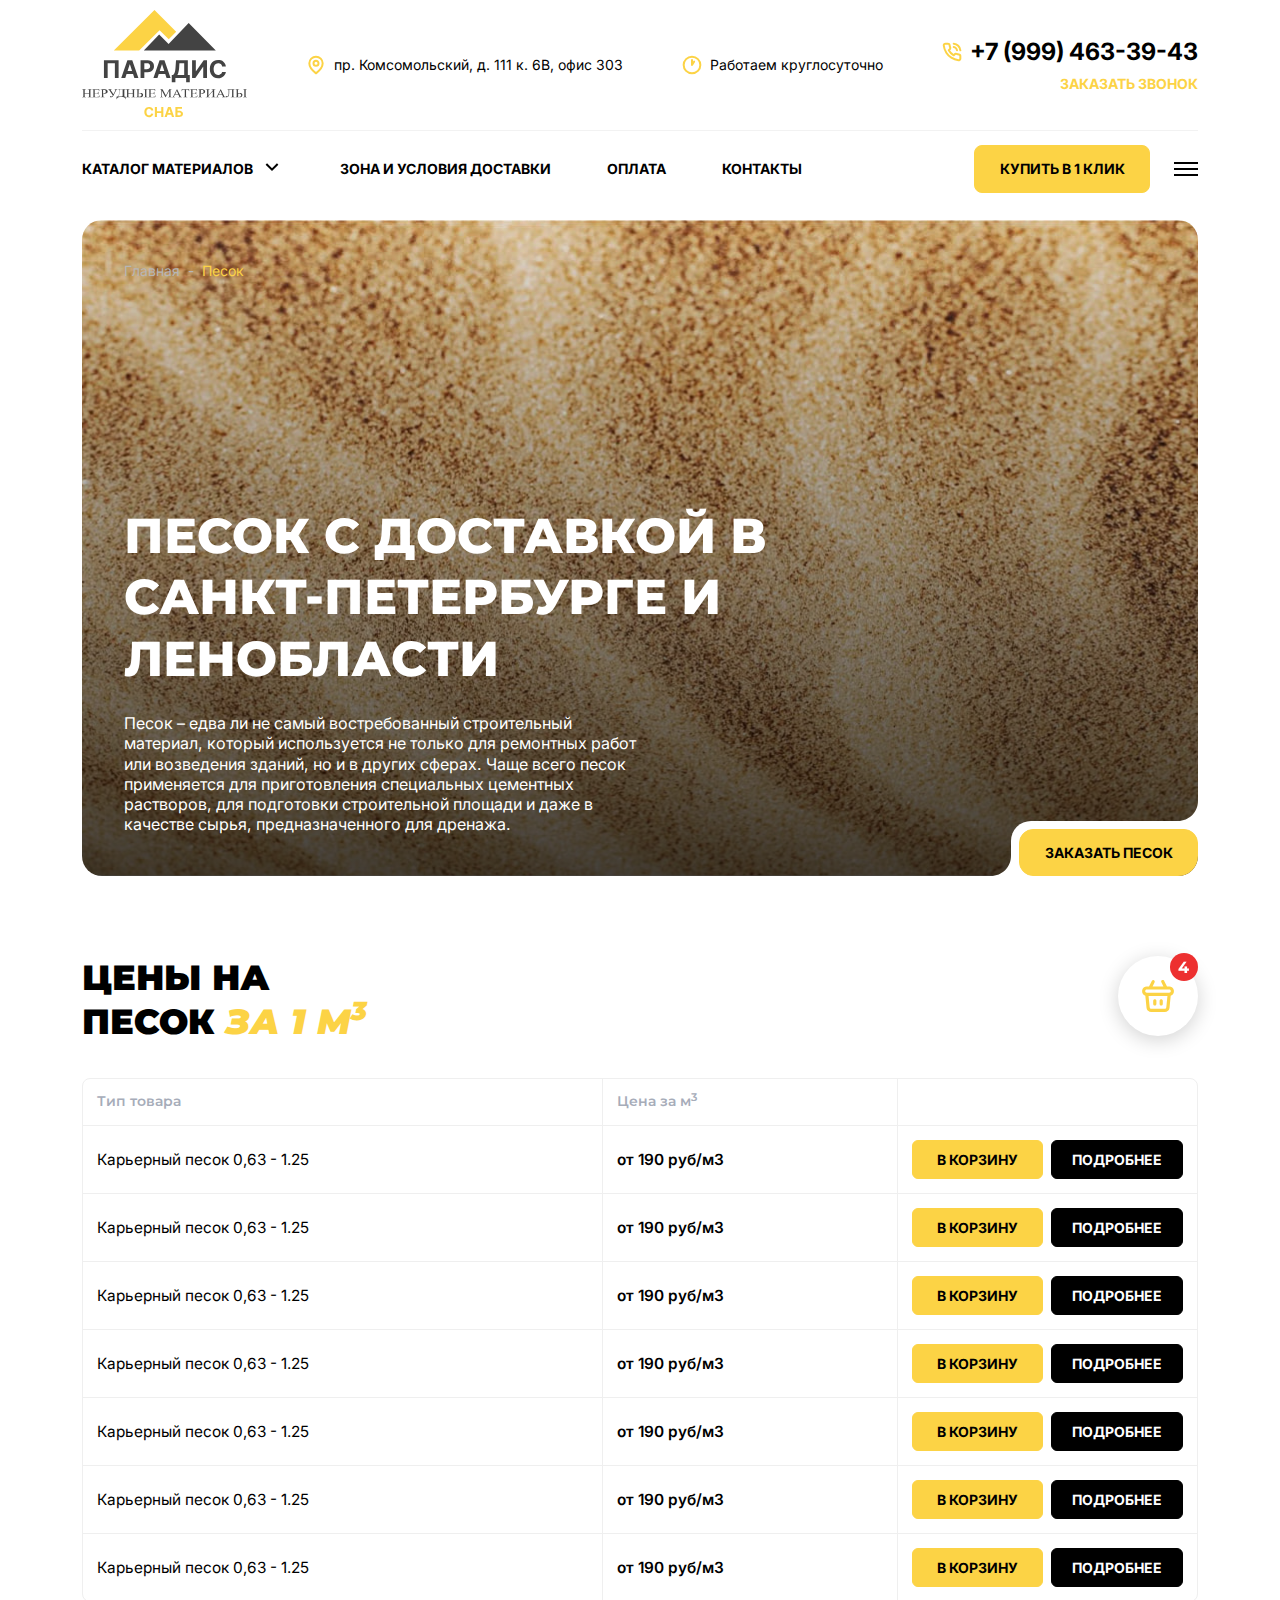
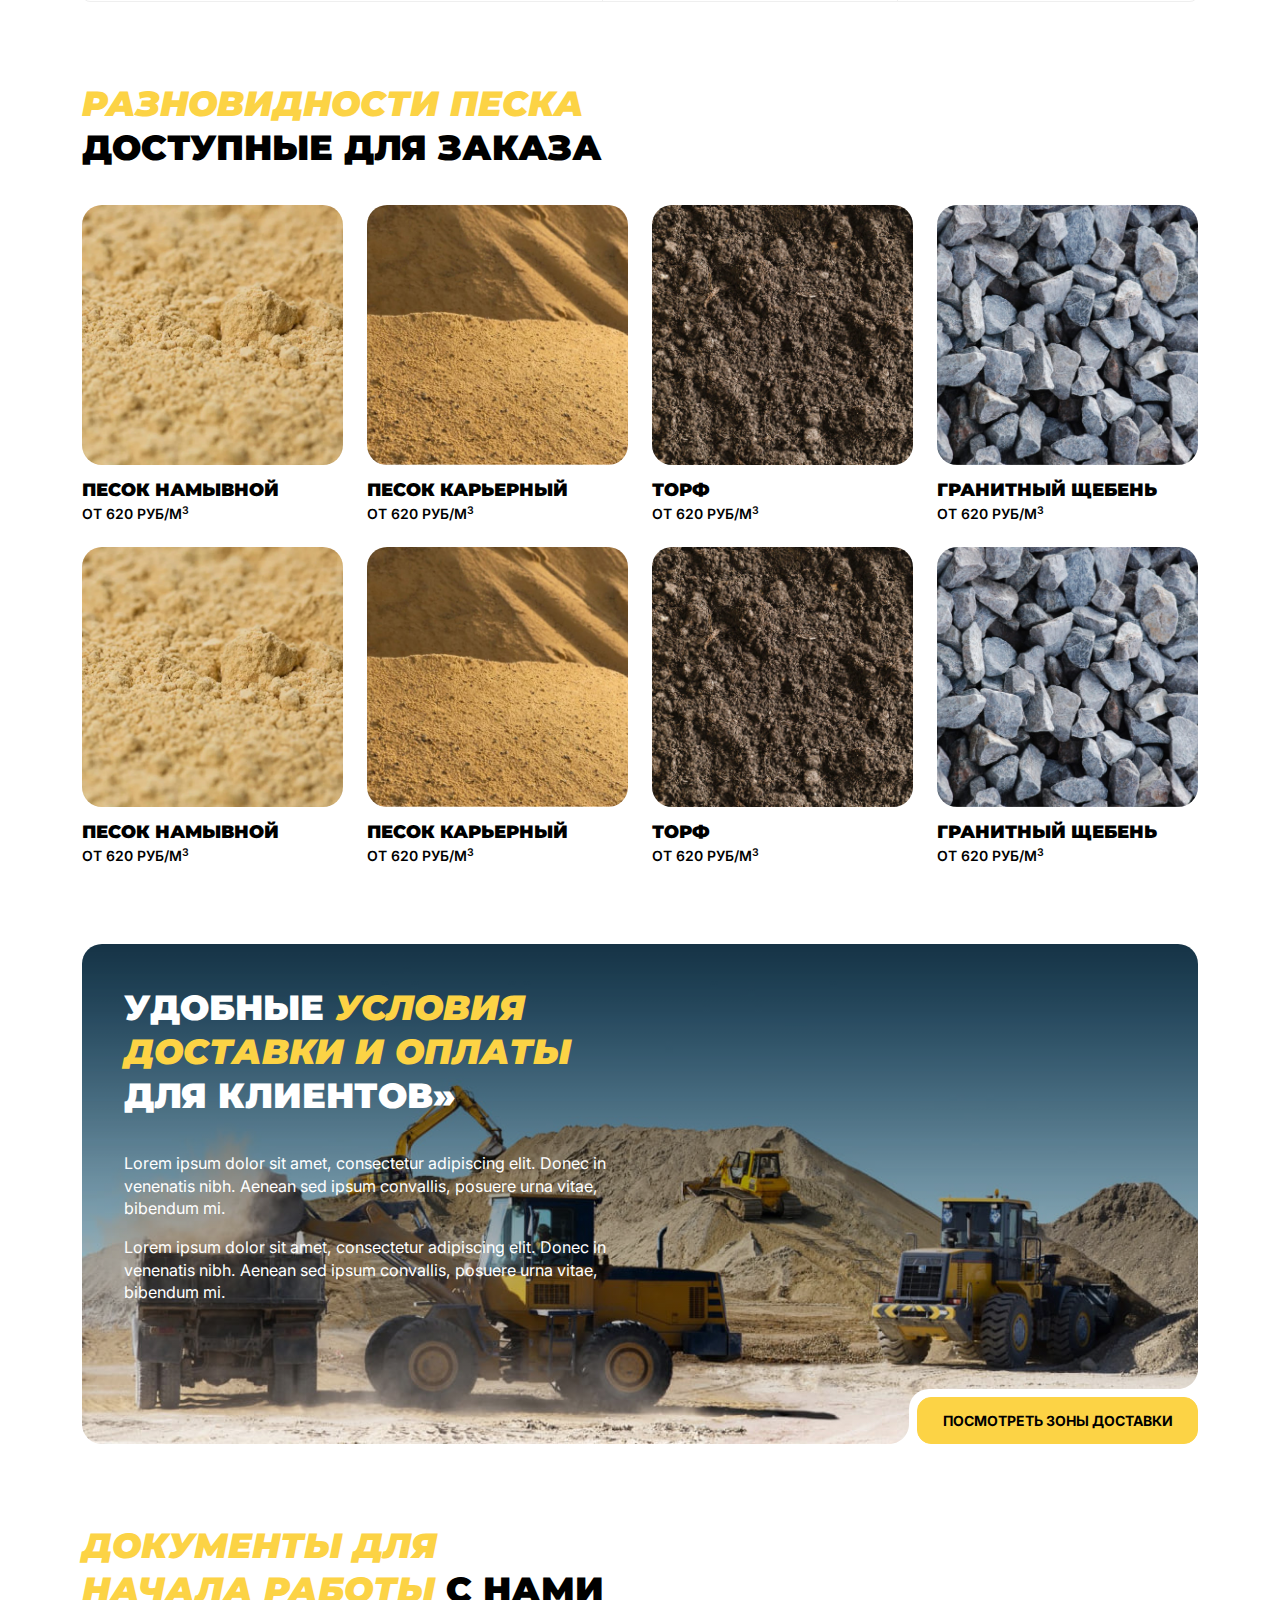
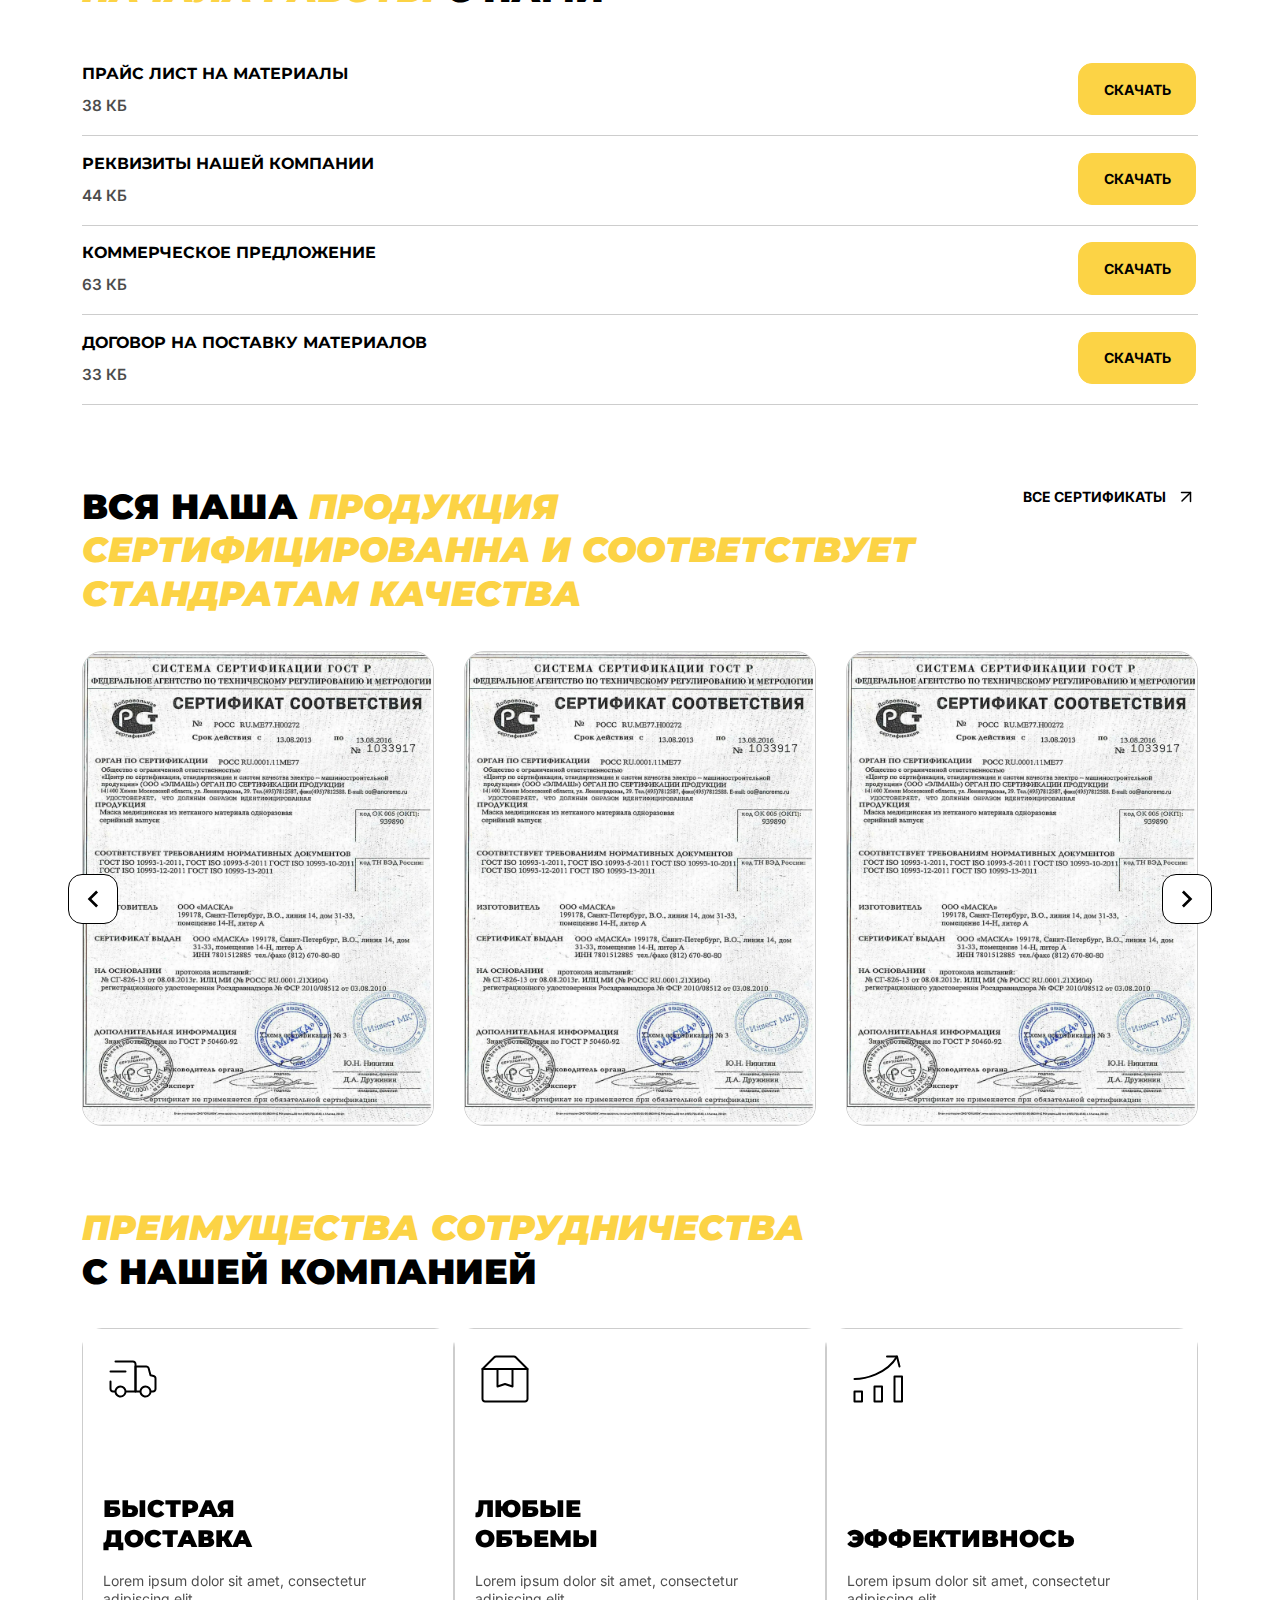
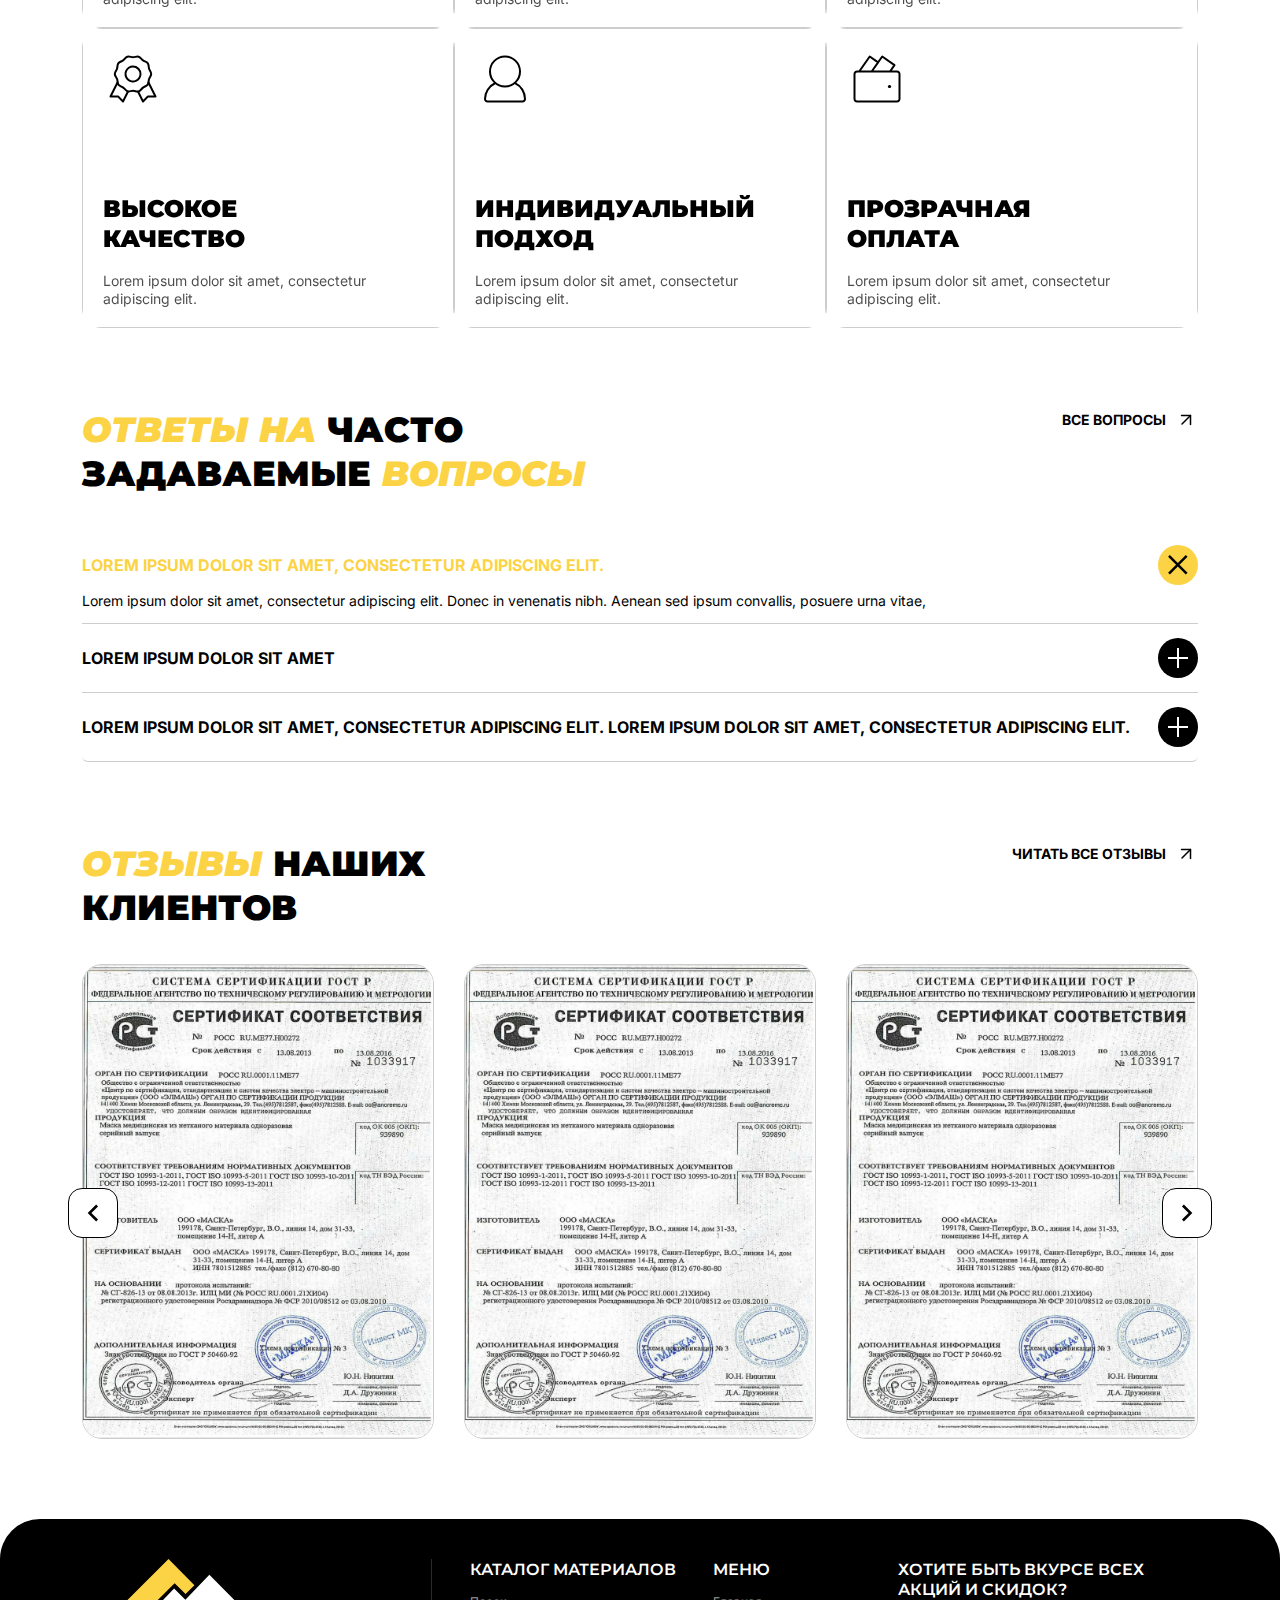
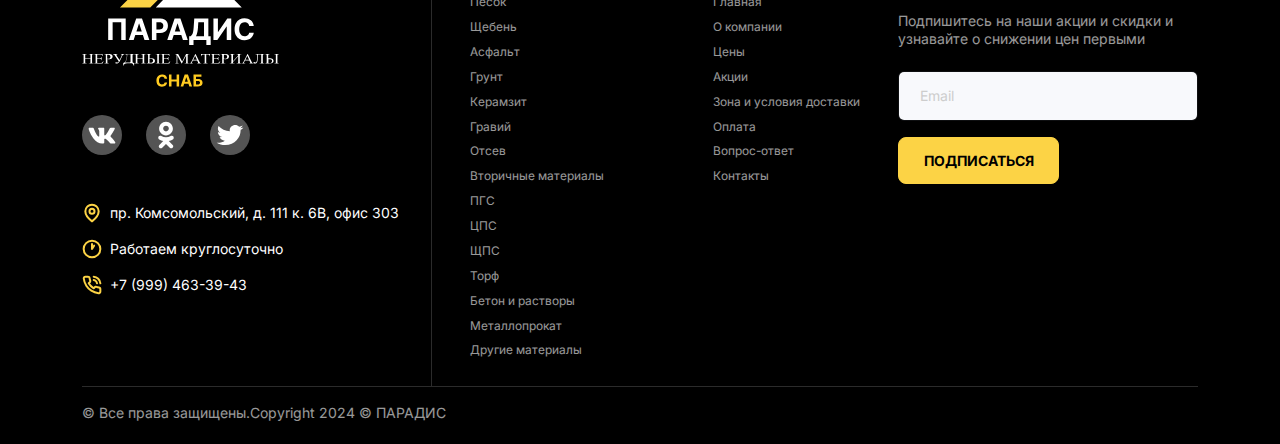
<file: product.html>
<!DOCTYPE html>
<html lang="ru">
<head>
    <meta charset="UTF-8">
    <meta name="viewport" content="width=device-width, initial-scale=1.0">
    <link rel="stylesheet" href="css/bootstrap.min.css">
    <link rel="stylesheet" href="css/swiper-bundle.min.css"/>
    <link rel="stylesheet" href="css/style.min.css">
    <title>Парадис</title>
</head>
<body>
    <header class="container px-xxl-5">
        <div class="d-flex justify-content-between align-items-center">
            <a href="index.html">
                <img src="imgs/logo.svg" alt="logo" class="logo">
            </a>
            <address class="d-none d-lg-flex align-items-center">
                <svg class="color-main" width="20" height="20" viewBox="0 0 20 20" fill="none" xmlns="http://www.w3.org/2000/svg">
                    <path d="M16.6666 8.33334C16.6666 13.3333 9.99992 18.3333 9.99992 18.3333C9.99992 18.3333 3.33325 13.3333 3.33325 8.33334C3.33325 6.56523 4.03563 4.86954 5.28587 3.61929C6.53612 2.36905 8.23181 1.66667 9.99992 1.66667C11.768 1.66667 13.4637 2.36905 14.714 3.61929C15.9642 4.86954 16.6666 6.56523 16.6666 8.33334Z" stroke="currentColor" stroke-width="2" stroke-linecap="round" stroke-linejoin="round"/>
                    <path d="M10 10.8333C11.3807 10.8333 12.5 9.71404 12.5 8.33333C12.5 6.95262 11.3807 5.83333 10 5.83333C8.61929 5.83333 7.5 6.95262 7.5 8.33333C7.5 9.71404 8.61929 10.8333 10 10.8333Z" stroke="currentColor" stroke-width="2" stroke-linecap="round" stroke-linejoin="round"/>
                </svg>                    
                <span class="ms-2">пр. Комсомольский, <br class="d-xl-none"/>д. 111 к. 6В, офис 303</span>
            </address>
            <div class="d-none d-lg-flex align-items-center">
                <svg class="color-main" width="20" height="20" viewBox="0 0 20 20" fill="none" xmlns="http://www.w3.org/2000/svg">
                    <path d="M9.99996 18.3333C14.6023 18.3333 18.3333 14.6024 18.3333 10C18.3333 5.39763 14.6023 1.66667 9.99996 1.66667C5.39759 1.66667 1.66663 5.39763 1.66663 10C1.66663 14.6024 5.39759 18.3333 9.99996 18.3333Z" stroke="currentColor" stroke-width="2" stroke-linecap="round" stroke-linejoin="round"/>
                    <path d="M10 5V10L12.0833 6.66667" stroke="currentColor" stroke-width="2" stroke-linecap="round" stroke-linejoin="round"/>
                </svg>                    
                <span class="ms-2">Работаем круглосуточно</span>
            </div>
            <div class="d-none d-sm-block ms-auto ms-lg-0">
                <a class="d-flex align-items-center mb-2" href="tel:+7 (999) 463-39-43">
                    <svg class="color-main" width="20" height="20" viewBox="0 0 20 20" fill="none" xmlns="http://www.w3.org/2000/svg">
                        <path d="M18.3333 14.1V16.6C18.3343 16.8321 18.2867 17.0618 18.1937 17.2745C18.1008 17.4871 17.9644 17.678 17.7934 17.8349C17.6224 17.9918 17.4205 18.1112 17.2006 18.1856C16.9808 18.2599 16.7478 18.2876 16.5167 18.2667C13.9523 17.988 11.4892 17.1118 9.32498 15.7083C7.31151 14.4289 5.60443 12.7218 4.32499 10.7083C2.91663 8.53433 2.04019 6.05916 1.76665 3.48333C1.74583 3.25288 1.77321 3.02063 1.84707 2.80135C1.92092 2.58207 2.03963 2.38057 2.19562 2.20968C2.35162 2.03879 2.54149 1.90225 2.75314 1.80876C2.9648 1.71527 3.1936 1.66688 3.42499 1.66666H5.92499C6.32941 1.66268 6.72148 1.80589 7.02812 2.0696C7.33476 2.33332 7.53505 2.69953 7.59165 3.09999C7.69717 3.90005 7.89286 4.6856 8.17499 5.44166C8.2871 5.73993 8.31137 6.06409 8.24491 6.37573C8.17844 6.68737 8.02404 6.97342 7.79998 7.19999L6.74165 8.25833C7.92795 10.3446 9.65536 12.072 11.7417 13.2583L12.8 12.2C13.0266 11.9759 13.3126 11.8215 13.6243 11.7551C13.9359 11.6886 14.26 11.7129 14.5583 11.825C15.3144 12.1071 16.0999 12.3028 16.9 12.4083C17.3048 12.4654 17.6745 12.6693 17.9388 12.9812C18.203 13.2931 18.3435 13.6913 18.3333 14.1Z" stroke="currentColor" stroke-width="2" stroke-linecap="round" stroke-linejoin="round"/>
                        <path d="M11.7084 1.66667C13.4069 1.84565 14.9935 2.599 16.2058 3.80216C17.418 5.00531 18.1833 6.58618 18.375 8.28334" stroke="currentColor" stroke-width="2" stroke-linecap="round" stroke-linejoin="round"/>
                        <path d="M11.7084 5C12.528 5.16161 13.2801 5.56586 13.867 6.16026C14.454 6.75466 14.8487 7.51177 15 8.33333" stroke="currentColor" stroke-width="2" stroke-linecap="round" stroke-linejoin="round"/>
                    </svg>                        
                    <span class="fs-17 fw-7 ms-2">+7 (999) 463-39-43</span>
                </a>
                <button type="button" data-bs-toggle="modal" data-bs-target="#callbackModal" class="color-main fw-7 ms-auto text-uppercase">Заказать звонок</button>
            </div>
            <a href="tel:+7 (999) 463-39-43" class="btn-call ms-auto d-sm-none">
                <svg width="20" height="20" viewBox="0 0 20 20" fill="none" xmlns="http://www.w3.org/2000/svg">
                    <path d="M18.3333 14.1V16.6C18.3343 16.8321 18.2867 17.0618 18.1937 17.2745C18.1008 17.4871 17.9644 17.678 17.7934 17.8349C17.6224 17.9918 17.4205 18.1112 17.2006 18.1856C16.9808 18.2599 16.7478 18.2876 16.5167 18.2667C13.9523 17.988 11.4892 17.1118 9.32498 15.7083C7.31151 14.4289 5.60443 12.7218 4.32499 10.7083C2.91663 8.53433 2.04019 6.05916 1.76665 3.48333C1.74583 3.25288 1.77321 3.02063 1.84707 2.80135C1.92092 2.58207 2.03963 2.38057 2.19562 2.20968C2.35162 2.03879 2.54149 1.90225 2.75314 1.80876C2.9648 1.71527 3.1936 1.66688 3.42499 1.66666H5.92499C6.32941 1.66268 6.72148 1.80589 7.02812 2.0696C7.33476 2.33332 7.53505 2.69953 7.59165 3.09999C7.69717 3.90005 7.89286 4.6856 8.17499 5.44166C8.2871 5.73993 8.31137 6.06409 8.24491 6.37573C8.17844 6.68737 8.02404 6.97342 7.79998 7.19999L6.74165 8.25833C7.92795 10.3446 9.65536 12.072 11.7417 13.2583L12.8 12.2C13.0266 11.9759 13.3126 11.8215 13.6243 11.7551C13.9359 11.6886 14.26 11.7129 14.5583 11.825C15.3144 12.1071 16.0999 12.3028 16.9 12.4083C17.3048 12.4654 17.6745 12.6693 17.9388 12.9812C18.203 13.2931 18.3435 13.6913 18.3333 14.1Z" stroke="currentColor" stroke-width="2" stroke-linecap="round" stroke-linejoin="round"/>
                    <path d="M11.7084 1.66667C13.4069 1.84565 14.9935 2.599 16.2058 3.80216C17.418 5.00531 18.1833 6.58618 18.375 8.28334" stroke="currentColor" stroke-width="2" stroke-linecap="round" stroke-linejoin="round"/>
                    <path d="M11.7084 5C12.528 5.16161 13.2801 5.56586 13.867 6.16026C14.454 6.75466 14.8487 7.51177 15 8.33333" stroke="currentColor" stroke-width="2" stroke-linecap="round" stroke-linejoin="round"/>
                </svg>
            </a>
            <button type="button" data-bs-toggle="offcanvas" data-bs-target="#offcanvasMenu" class="ms-4 ms-sm-5 d-lg-none">
                <svg width="24" height="24" viewBox="0 0 24 24" fill="none" xmlns="http://www.w3.org/2000/svg">
                    <rect y="5" width="24" height="2" fill="currentColor"/>
                    <rect y="11" width="24" height="2" fill="currentColor"/>
                    <rect y="17" width="24" height="2" fill="currentColor"/>
                </svg>                        
            </button>
        </div>

        <hr class="d-none d-lg-block">

        <nav class="d-none d-lg-flex justify-content-between align-items-center">
            <ul>
                <li class="hover">
                    <a href="" class="hover-link">
                        <span>кАТАЛОГ МАТЕРИАЛОВ</span>
                        <svg width="24" height="24" viewBox="0 0 24 24" fill="none" xmlns="http://www.w3.org/2000/svg">
                            <path d="M12 13.172L16.95 8.222L18.364 9.636L12 16L5.63601 9.636L7.05001 8.222L12 13.172Z" fill="currentColor"/>
                        </svg>
                    </a>
                    <ul class="hover-menu">
                        <li><a href="#">Раздел каталога</a></li>
                        <li><a href="#">Раздел каталога</a></li>
                        <li><a href="#">Раздел каталога</a></li>
                        <li><a href="#">Раздел каталога</a></li>
                    </ul>
                </li>
                <li>
                    <a href="">Зона и условия доставки</a>
                </li>
                <li>
                    <a href="">оПЛАТА</a>
                </li>
                <li>
                    <a href="">кОНТАКТЫ</a>
                </li>
            </ul>
            <div class="d-flex align-items-centers">
                <button type="button" data-bs-toggle="modal" data-bs-target="#orderModal" class="btn-fill radius-MD">кУПИТЬ В 1 КЛИК</button>
                <button type="button" data-bs-toggle="offcanvas" data-bs-target="#offcanvasMenu" class="ms-4">
                    <svg width="24" height="24" viewBox="0 0 24 24" fill="none" xmlns="http://www.w3.org/2000/svg">
                        <rect y="5" width="24" height="2" fill="currentColor"/>
                        <rect y="11" width="24" height="2" fill="currentColor"/>
                        <rect y="17" width="24" height="2" fill="currentColor"/>
                    </svg>                        
                </button>
            </div>
        </nav>
    </header>

    <main>
        <section class="container px-xxl-0">
            <div class="position-relative">
                <div class="swiper swiper-main">
                    <div class="swiper-wrapper">
                        <div class="swiper-slide">
                            <img src="imgs/products/sand-big.jpg" alt="Песок">
                            <div class="swiper-main-caption">
                                <nav class="mb-auto">
                                    <ol class="breadcrumb mt-0">
                                        <li class="breadcrumb-item"><a href="#">Главная</a></li>
                                        <li class="breadcrumb-item active" aria-current="page">Песок</li>
                                    </ol>
                                </nav>
                                <h1>Песок с доставкой в Санкт-Петербурге и Ленобласти</h1>
                                <p>Песок – едва ли не самый востребованный строительный материал, который используется не только для ремонтных работ или возведения зданий, но и в других сферах. Чаще всего песок применяется для приготовления специальных цементных растворов, для подготовки строительной площади и даже в качестве сырья, предназначенного для дренажа. </p>
                            </div>
                        </div>
                    </div>
                    <div class="swiper-pagination"></div>
                    <div class="swiper-main-buttons">
                        <button type="button" class="btn-fill">Заказать песок</button>
                    </div>
                </div>
            </div>
        </section>

        <section class="container px-xxl-5 position-relative">
            <a href="" class="btn-cart">
                <svg width="40" height="40" viewBox="0 0 40 40" fill="none" xmlns="http://www.w3.org/2000/svg">
                    <path d="M23.2012 29.6C23.6256 29.6 24.0325 29.4314 24.3326 29.1314C24.6327 28.8313 24.8012 28.4244 24.8012 28V24.8C24.8012 24.3757 24.6327 23.9687 24.3326 23.6686C24.0325 23.3686 23.6256 23.2 23.2012 23.2C22.7769 23.2 22.3699 23.3686 22.0699 23.6686C21.7698 23.9687 21.6012 24.3757 21.6012 24.8V28C21.6012 28.4244 21.7698 28.8313 22.0699 29.1314C22.3699 29.4314 22.7769 29.6 23.2012 29.6ZM16.8012 29.6C17.2256 29.6 17.6325 29.4314 17.9326 29.1314C18.2327 28.8313 18.4012 28.4244 18.4012 28V24.8C18.4012 24.3757 18.2327 23.9687 17.9326 23.6686C17.6325 23.3686 17.2256 23.2 16.8012 23.2C16.3769 23.2 15.9699 23.3686 15.6699 23.6686C15.3698 23.9687 15.2012 24.3757 15.2012 24.8V28C15.2012 28.4244 15.3698 28.8313 15.6699 29.1314C15.9699 29.4314 16.3769 29.6 16.8012 29.6ZM31.2012 10.4H28.9932L26.2252 4.88001C26.1407 4.67689 26.0151 4.4934 25.8564 4.34101C25.6977 4.18862 25.5093 4.07059 25.3029 3.99431C25.0965 3.91803 24.8766 3.88514 24.657 3.89768C24.4373 3.91023 24.2226 3.96794 24.0262 4.06722C23.8299 4.1665 23.6561 4.30521 23.5158 4.47468C23.3755 4.64415 23.2716 4.84073 23.2107 5.05216C23.1498 5.26358 23.1332 5.48529 23.1618 5.70344C23.1905 5.92159 23.2638 6.13148 23.3772 6.32001L25.4092 10.4H14.5932L16.6252 6.32001C16.7805 5.94706 16.789 5.52916 16.6489 5.15023C16.5089 4.77129 16.2307 4.45936 15.8701 4.27707C15.5096 4.09478 15.0935 4.05562 14.7053 4.16746C14.317 4.2793 13.9855 4.53385 13.7772 4.88001L11.0092 10.4H8.80123C7.67033 10.4172 6.58183 10.8332 5.72771 11.5746C4.87359 12.316 4.30871 13.3352 4.1327 14.4525C3.9567 15.5697 4.18087 16.7133 4.76569 17.6814C5.3505 18.6495 6.25839 19.38 7.32923 19.744L8.51323 31.68C8.63263 32.8681 9.19058 33.9691 10.0781 34.7679C10.9657 35.5667 12.1192 36.006 13.3132 36H26.7212C27.9153 36.006 29.0688 35.5667 29.9563 34.7679C30.8439 33.9691 31.4018 32.8681 31.5212 31.68L32.7052 19.744C33.7784 19.3789 34.6877 18.6457 35.2721 17.6744C35.8565 16.703 36.0783 15.5562 35.8981 14.437C35.718 13.3179 35.1476 12.2985 34.2879 11.5596C33.4282 10.8207 32.3348 10.4099 31.2012 10.4ZM28.3052 31.36C28.2654 31.756 28.0794 32.123 27.7836 32.3893C27.4877 32.6556 27.1033 32.802 26.7052 32.8H13.2972C12.8992 32.802 12.5147 32.6556 12.2189 32.3893C11.923 32.123 11.737 31.756 11.6972 31.36L10.5612 20H29.4412L28.3052 31.36ZM31.2012 16.8H8.80123C8.37688 16.8 7.96992 16.6314 7.66986 16.3314C7.3698 16.0313 7.20123 15.6244 7.20123 15.2C7.20123 14.7757 7.3698 14.3687 7.66986 14.0686C7.96992 13.7686 8.37688 13.6 8.80123 13.6H31.2012C31.6256 13.6 32.0325 13.7686 32.3326 14.0686C32.6327 14.3687 32.8012 14.7757 32.8012 15.2C32.8012 15.6244 32.6327 16.0313 32.3326 16.3314C32.0325 16.6314 31.6256 16.8 31.2012 16.8Z" fill="currentColor"/>
                </svg>
                <span class="btn-cart-count">4</span>                       
            </a>
            <h2>Цены на <br/>песок <span class="color-main fst-italic">за 1 м<sup>3</sup></span></h2>
            
            <div class="custom-table">
                <table>
                    <thead>
                        <tr>
                            <th>Тип товара</th>
                            <th>Цена за м<sup>3</sup></th>
                            <th></th>
                        </tr>
                    </thead>
                    <tbody>
                        <tr>
                            <td>
                                <p class="fs-11">Карьерный песок 0,63 - 1.25</p>
                                <p class="d-sm-none mt-2 fs-11 fw-6">от 190 руб/м3</p>
                            </td>
                            <td><p class="fs-11 fw-6">от 190 руб/м3</p></td>
                            <td>
                                <div class="row row-cols-lg-2 g-2">
                                    <div>
                                        <button type="button" class="btn-fill w-100">В корзину</button>
                                    </div>
                                    <div>
                                        <button type="button" class="btn-black w-100">Подробнее</button>
                                    </div>
                                </div>
                            </td>
                        </tr>
                        <tr>
                            <td>
                                <p class="fs-11">Карьерный песок 0,63 - 1.25</p>
                                <p class="d-sm-none mt-2 fs-11 fw-6">от 190 руб/м3</p>
                            </td>
                            <td><p class="fs-11 fw-6">от 190 руб/м3</p></td>
                            <td>
                                <div class="row row-cols-lg-2 g-2">
                                    <div>
                                        <button type="button" class="btn-fill w-100">В корзину</button>
                                    </div>
                                    <div>
                                        <button type="button" class="btn-black w-100">Подробнее</button>
                                    </div>
                                </div>
                            </td>
                        </tr>
                        <tr>
                            <td>
                                <p class="fs-11">Карьерный песок 0,63 - 1.25</p>
                                <p class="d-sm-none mt-2 fs-11 fw-6">от 190 руб/м3</p>
                            </td>
                            <td><p class="fs-11 fw-6">от 190 руб/м3</p></td>
                            <td>
                                <div class="row row-cols-lg-2 g-2">
                                    <div>
                                        <button type="button" class="btn-fill w-100">В корзину</button>
                                    </div>
                                    <div>
                                        <button type="button" class="btn-black w-100">Подробнее</button>
                                    </div>
                                </div>
                            </td>
                        </tr>
                        <tr>
                            <td>
                                <p class="fs-11">Карьерный песок 0,63 - 1.25</p>
                                <p class="d-sm-none mt-2 fs-11 fw-6">от 190 руб/м3</p>
                            </td>
                            <td><p class="fs-11 fw-6">от 190 руб/м3</p></td>
                            <td>
                                <div class="row row-cols-lg-2 g-2">
                                    <div>
                                        <button type="button" class="btn-fill w-100">В корзину</button>
                                    </div>
                                    <div>
                                        <button type="button" class="btn-black w-100">Подробнее</button>
                                    </div>
                                </div>
                            </td>
                        </tr>
                        <tr>
                            <td>
                                <p class="fs-11">Карьерный песок 0,63 - 1.25</p>
                                <p class="d-sm-none mt-2 fs-11 fw-6">от 190 руб/м3</p>
                            </td>
                            <td><p class="fs-11 fw-6">от 190 руб/м3</p></td>
                            <td>
                                <div class="row row-cols-lg-2 g-2">
                                    <div>
                                        <button type="button" class="btn-fill w-100">В корзину</button>
                                    </div>
                                    <div>
                                        <button type="button" class="btn-black w-100">Подробнее</button>
                                    </div>
                                </div>
                            </td>
                        </tr>
                        <tr>
                            <td>
                                <p class="fs-11">Карьерный песок 0,63 - 1.25</p>
                                <p class="d-sm-none mt-2 fs-11 fw-6">от 190 руб/м3</p>
                            </td>
                            <td><p class="fs-11 fw-6">от 190 руб/м3</p></td>
                            <td>
                                <div class="row row-cols-lg-2 g-2">
                                    <div>
                                        <button type="button" class="btn-fill w-100">В корзину</button>
                                    </div>
                                    <div>
                                        <button type="button" class="btn-black w-100">Подробнее</button>
                                    </div>
                                </div>
                            </td>
                        </tr>
                        <tr>
                            <td>
                                <p class="fs-11">Карьерный песок 0,63 - 1.25</p>
                                <p class="d-sm-none mt-2 fs-11 fw-6">от 190 руб/м3</p>
                            </td>
                            <td><p class="fs-11 fw-6">от 190 руб/м3</p></td>
                            <td>
                                <div class="row row-cols-lg-2 g-2">
                                    <div>
                                        <button type="button" class="btn-fill w-100">В корзину</button>
                                    </div>
                                    <div>
                                        <button type="button" class="btn-black w-100">Подробнее</button>
                                    </div>
                                </div>
                            </td>
                        </tr>
                    </tbody>
                </table>
            </div>
        </section>

        <section class="container px-xxl-5">
            <h2><span class="color-main fst-italic">разновидности песка</span> <br/>доступные для заказа</h2>

            <div class="row row-cols-sm-2 row-cols-lg-3 row-cols-xl-4 g-3 g-md-4">
                <div>
                    <div class="product-card2">
                        <a href="" class="product-card2-img">
                            <img src="imgs/products/prod.jpg" alt="Песок Намывной">
                            <div class="product-card2-img-hover">
                                <div class="icon">
                                    <svg width="24" height="24" viewBox="0 0 24 24" fill="none" xmlns="http://www.w3.org/2000/svg">
                                        <path fill-rule="evenodd" clip-rule="evenodd" d="M7.46967 16.5284C7.17678 16.2355 7.17678 15.7606 7.46967 15.4677L15.9697 6.96772C16.2626 6.67482 16.7374 6.67482 17.0303 6.96772C17.3232 7.26061 17.3232 7.73549 17.0303 8.02838L8.53033 16.5284C8.23744 16.8213 7.76256 16.8213 7.46967 16.5284Z" fill="currentColor"/>
                                        <path fill-rule="evenodd" clip-rule="evenodd" d="M16.5 17.248C16.0858 17.248 15.75 16.9123 15.75 16.498L15.75 8.24805L7.5 8.24805C7.08579 8.24805 6.75 7.91226 6.75 7.49805C6.75 7.08383 7.08579 6.74805 7.5 6.74805L16.5 6.74805C16.9142 6.74805 17.25 7.08383 17.25 7.49805L17.25 16.498C17.25 16.9123 16.9142 17.248 16.5 17.248Z" fill="currentColor"/>
                                    </svg>
                                </div>                                                                       
                            </div>
                        </a>
                        <h5><a href="">Песок Намывной</a></h5>
                        <div class="product-card2-price">от 620 руб/м<sup>3</sup></div>
                    </div>
                </div>
                <div>
                    <div class="product-card2">
                        <a href="" class="product-card2-img">
                            <img src="imgs/products/prod2.jpg" alt="Песок Карьерный">
                            <div class="product-card2-img-hover">
                                <div class="icon">
                                    <svg width="24" height="24" viewBox="0 0 24 24" fill="none" xmlns="http://www.w3.org/2000/svg">
                                        <path fill-rule="evenodd" clip-rule="evenodd" d="M7.46967 16.5284C7.17678 16.2355 7.17678 15.7606 7.46967 15.4677L15.9697 6.96772C16.2626 6.67482 16.7374 6.67482 17.0303 6.96772C17.3232 7.26061 17.3232 7.73549 17.0303 8.02838L8.53033 16.5284C8.23744 16.8213 7.76256 16.8213 7.46967 16.5284Z" fill="currentColor"/>
                                        <path fill-rule="evenodd" clip-rule="evenodd" d="M16.5 17.248C16.0858 17.248 15.75 16.9123 15.75 16.498L15.75 8.24805L7.5 8.24805C7.08579 8.24805 6.75 7.91226 6.75 7.49805C6.75 7.08383 7.08579 6.74805 7.5 6.74805L16.5 6.74805C16.9142 6.74805 17.25 7.08383 17.25 7.49805L17.25 16.498C17.25 16.9123 16.9142 17.248 16.5 17.248Z" fill="currentColor"/>
                                    </svg>
                                </div>                                                                       
                            </div>
                        </a>
                        <h5><a href="">Песок Карьерный</a></h5>
                        <div class="product-card2-price">от 620 руб/м<sup>3</sup></div>
                    </div>
                </div>
                <div>
                    <div class="product-card2">
                        <a href="" class="product-card2-img">
                            <img src="imgs/products/prod3.jpg" alt="Торф">
                            <div class="product-card2-img-hover">
                                <div class="icon">
                                    <svg width="24" height="24" viewBox="0 0 24 24" fill="none" xmlns="http://www.w3.org/2000/svg">
                                        <path fill-rule="evenodd" clip-rule="evenodd" d="M7.46967 16.5284C7.17678 16.2355 7.17678 15.7606 7.46967 15.4677L15.9697 6.96772C16.2626 6.67482 16.7374 6.67482 17.0303 6.96772C17.3232 7.26061 17.3232 7.73549 17.0303 8.02838L8.53033 16.5284C8.23744 16.8213 7.76256 16.8213 7.46967 16.5284Z" fill="currentColor"/>
                                        <path fill-rule="evenodd" clip-rule="evenodd" d="M16.5 17.248C16.0858 17.248 15.75 16.9123 15.75 16.498L15.75 8.24805L7.5 8.24805C7.08579 8.24805 6.75 7.91226 6.75 7.49805C6.75 7.08383 7.08579 6.74805 7.5 6.74805L16.5 6.74805C16.9142 6.74805 17.25 7.08383 17.25 7.49805L17.25 16.498C17.25 16.9123 16.9142 17.248 16.5 17.248Z" fill="currentColor"/>
                                    </svg>
                                </div>                                                                       
                            </div>
                        </a>
                        <h5><a href="">Торф</a></h5>
                        <div class="product-card2-price">от 620 руб/м<sup>3</sup></div>
                    </div>
                </div>
                <div>
                    <div class="product-card2">
                        <a href="" class="product-card2-img">
                            <img src="imgs/products/prod4.jpg" alt="Гранитный щебень">
                            <div class="product-card2-img-hover">
                                <div class="icon">
                                    <svg width="24" height="24" viewBox="0 0 24 24" fill="none" xmlns="http://www.w3.org/2000/svg">
                                        <path fill-rule="evenodd" clip-rule="evenodd" d="M7.46967 16.5284C7.17678 16.2355 7.17678 15.7606 7.46967 15.4677L15.9697 6.96772C16.2626 6.67482 16.7374 6.67482 17.0303 6.96772C17.3232 7.26061 17.3232 7.73549 17.0303 8.02838L8.53033 16.5284C8.23744 16.8213 7.76256 16.8213 7.46967 16.5284Z" fill="currentColor"/>
                                        <path fill-rule="evenodd" clip-rule="evenodd" d="M16.5 17.248C16.0858 17.248 15.75 16.9123 15.75 16.498L15.75 8.24805L7.5 8.24805C7.08579 8.24805 6.75 7.91226 6.75 7.49805C6.75 7.08383 7.08579 6.74805 7.5 6.74805L16.5 6.74805C16.9142 6.74805 17.25 7.08383 17.25 7.49805L17.25 16.498C17.25 16.9123 16.9142 17.248 16.5 17.248Z" fill="currentColor"/>
                                    </svg>
                                </div>                                                                       
                            </div>
                        </a>
                        <h5><a href="">Гранитный щебень</a></h5>
                        <div class="product-card2-price">от 620 руб/м<sup>3</sup></div>
                    </div>
                </div>
                <div>
                    <div class="product-card2">
                        <a href="" class="product-card2-img">
                            <img src="imgs/products/prod.jpg" alt="Песок Намывной">
                            <div class="product-card2-img-hover">
                                <div class="icon">
                                    <svg width="24" height="24" viewBox="0 0 24 24" fill="none" xmlns="http://www.w3.org/2000/svg">
                                        <path fill-rule="evenodd" clip-rule="evenodd" d="M7.46967 16.5284C7.17678 16.2355 7.17678 15.7606 7.46967 15.4677L15.9697 6.96772C16.2626 6.67482 16.7374 6.67482 17.0303 6.96772C17.3232 7.26061 17.3232 7.73549 17.0303 8.02838L8.53033 16.5284C8.23744 16.8213 7.76256 16.8213 7.46967 16.5284Z" fill="currentColor"/>
                                        <path fill-rule="evenodd" clip-rule="evenodd" d="M16.5 17.248C16.0858 17.248 15.75 16.9123 15.75 16.498L15.75 8.24805L7.5 8.24805C7.08579 8.24805 6.75 7.91226 6.75 7.49805C6.75 7.08383 7.08579 6.74805 7.5 6.74805L16.5 6.74805C16.9142 6.74805 17.25 7.08383 17.25 7.49805L17.25 16.498C17.25 16.9123 16.9142 17.248 16.5 17.248Z" fill="currentColor"/>
                                    </svg>
                                </div>                                                                       
                            </div>
                        </a>
                        <h5><a href="">Песок Намывной</a></h5>
                        <div class="product-card2-price">от 620 руб/м<sup>3</sup></div>
                    </div>
                </div>
                <div>
                    <div class="product-card2">
                        <a href="" class="product-card2-img">
                            <img src="imgs/products/prod2.jpg" alt="Песок Карьерный">
                            <div class="product-card2-img-hover">
                                <div class="icon">
                                    <svg width="24" height="24" viewBox="0 0 24 24" fill="none" xmlns="http://www.w3.org/2000/svg">
                                        <path fill-rule="evenodd" clip-rule="evenodd" d="M7.46967 16.5284C7.17678 16.2355 7.17678 15.7606 7.46967 15.4677L15.9697 6.96772C16.2626 6.67482 16.7374 6.67482 17.0303 6.96772C17.3232 7.26061 17.3232 7.73549 17.0303 8.02838L8.53033 16.5284C8.23744 16.8213 7.76256 16.8213 7.46967 16.5284Z" fill="currentColor"/>
                                        <path fill-rule="evenodd" clip-rule="evenodd" d="M16.5 17.248C16.0858 17.248 15.75 16.9123 15.75 16.498L15.75 8.24805L7.5 8.24805C7.08579 8.24805 6.75 7.91226 6.75 7.49805C6.75 7.08383 7.08579 6.74805 7.5 6.74805L16.5 6.74805C16.9142 6.74805 17.25 7.08383 17.25 7.49805L17.25 16.498C17.25 16.9123 16.9142 17.248 16.5 17.248Z" fill="currentColor"/>
                                    </svg>
                                </div>                                                                       
                            </div>
                        </a>
                        <h5><a href="">Песок Карьерный</a></h5>
                        <div class="product-card2-price">от 620 руб/м<sup>3</sup></div>
                    </div>
                </div>
                <div>
                    <div class="product-card2">
                        <a href="" class="product-card2-img">
                            <img src="imgs/products/prod3.jpg" alt="Торф">
                            <div class="product-card2-img-hover">
                                <div class="icon">
                                    <svg width="24" height="24" viewBox="0 0 24 24" fill="none" xmlns="http://www.w3.org/2000/svg">
                                        <path fill-rule="evenodd" clip-rule="evenodd" d="M7.46967 16.5284C7.17678 16.2355 7.17678 15.7606 7.46967 15.4677L15.9697 6.96772C16.2626 6.67482 16.7374 6.67482 17.0303 6.96772C17.3232 7.26061 17.3232 7.73549 17.0303 8.02838L8.53033 16.5284C8.23744 16.8213 7.76256 16.8213 7.46967 16.5284Z" fill="currentColor"/>
                                        <path fill-rule="evenodd" clip-rule="evenodd" d="M16.5 17.248C16.0858 17.248 15.75 16.9123 15.75 16.498L15.75 8.24805L7.5 8.24805C7.08579 8.24805 6.75 7.91226 6.75 7.49805C6.75 7.08383 7.08579 6.74805 7.5 6.74805L16.5 6.74805C16.9142 6.74805 17.25 7.08383 17.25 7.49805L17.25 16.498C17.25 16.9123 16.9142 17.248 16.5 17.248Z" fill="currentColor"/>
                                    </svg>
                                </div>                                                                       
                            </div>
                        </a>
                        <h5><a href="">Торф</a></h5>
                        <div class="product-card2-price">от 620 руб/м<sup>3</sup></div>
                    </div>
                </div>
                <div>
                    <div class="product-card2">
                        <a href="" class="product-card2-img">
                            <img src="imgs/products/prod4.jpg" alt="Гранитный щебень">
                            <div class="product-card2-img-hover">
                                <div class="icon">
                                    <svg width="24" height="24" viewBox="0 0 24 24" fill="none" xmlns="http://www.w3.org/2000/svg">
                                        <path fill-rule="evenodd" clip-rule="evenodd" d="M7.46967 16.5284C7.17678 16.2355 7.17678 15.7606 7.46967 15.4677L15.9697 6.96772C16.2626 6.67482 16.7374 6.67482 17.0303 6.96772C17.3232 7.26061 17.3232 7.73549 17.0303 8.02838L8.53033 16.5284C8.23744 16.8213 7.76256 16.8213 7.46967 16.5284Z" fill="currentColor"/>
                                        <path fill-rule="evenodd" clip-rule="evenodd" d="M16.5 17.248C16.0858 17.248 15.75 16.9123 15.75 16.498L15.75 8.24805L7.5 8.24805C7.08579 8.24805 6.75 7.91226 6.75 7.49805C6.75 7.08383 7.08579 6.74805 7.5 6.74805L16.5 6.74805C16.9142 6.74805 17.25 7.08383 17.25 7.49805L17.25 16.498C17.25 16.9123 16.9142 17.248 16.5 17.248Z" fill="currentColor"/>
                                    </svg>
                                </div>                                                                       
                            </div>
                        </a>
                        <h5><a href="">Гранитный щебень</a></h5>
                        <div class="product-card2-price">от 620 руб/м<sup>3</sup></div>
                    </div>
                </div>
            </div>
        </section>

        <section class="container px-xxl-5">
            <div class="conditions">
                <div class="row">
                    <div class="col-lg-7 col-xl-6 col-xxl-5">
                        <h2>удобные <span class="color-main fst-italic">условия<br/> доставки и оплаты</span><br/> для клиентов»</h2>
                        <p>Lorem ipsum dolor sit amet, consectetur adipiscing elit. Donec in venenatis nibh. Aenean sed ipsum convallis, posuere urna vitae, bibendum mi.</p>
                        <p>Lorem ipsum dolor sit amet, consectetur adipiscing elit. Donec in venenatis nibh. Aenean sed ipsum convallis, posuere urna vitae, bibendum mi.</p>
                    </div>
                </div>
                <div class="conditions-btn">
                    <button type="button" class="btn-fill">посмотреть зоны доставки</button>
                </div>
            </div>
        </section>

        <section class="container px-xxl-5">
            <h2><span class="color-main fst-italic">документы для <br/>начала работы</span> с нами</h2>
            <ul class="docs-list">
                <li>
                    <h6 class="fw-7">Прайс лист на материалы</h6>
                    <p>38 Кб</p>
                    <a href="" download="" class="btn-fill">Скачать</a>
                </li>
                <li>
                    <h6 class="fw-7">Реквизиты нашей компании</h6>
                    <p>44 Кб</p>
                    <a href="" download="" class="btn-fill">Скачать</a>
                </li>
                <li>
                    <h6 class="fw-7">Коммерческое предложение</h6>
                    <p>63 Кб</p>
                    <a href="" download="" class="btn-fill">Скачать</a>
                </li>
                <li>
                    <h6 class="fw-7">Договор на поставку материалов</h6>
                    <p>33 Кб</p>
                    <a href="" download="" class="btn-fill">Скачать</a>
                </li>
            </ul>
        </section>

        <section class="container px-xxl-5">
            <div class="mb-4 mb-sm-0 d-sm-flex justify-content-between align-items-start">
                <h2>Вся наша <span class="color-main fst-italic">продукция<br/> сертифицированна и соответствует<br/> стандратам качества</span></h2>
                <a href="" class="link-more">
                    <span class="me-2">все сертификаты</span>
                    <svg width="24" height="24" viewBox="0 0 24 24" fill="none" xmlns="http://www.w3.org/2000/svg">
                        <path fill-rule="evenodd" clip-rule="evenodd" d="M7.46967 16.5303C7.17678 16.2374 7.17678 15.7626 7.46967 15.4697L15.9697 6.96967C16.2626 6.67678 16.7374 6.67678 17.0303 6.96967C17.3232 7.26256 17.3232 7.73744 17.0303 8.03033L8.53033 16.5303C8.23744 16.8232 7.76256 16.8232 7.46967 16.5303Z" fill="currentColor"/>
                        <path fill-rule="evenodd" clip-rule="evenodd" d="M16.5 17.25C16.0858 17.25 15.75 16.9142 15.75 16.5L15.75 8.25L7.5 8.25C7.08579 8.25 6.75 7.91421 6.75 7.5C6.75 7.08579 7.08579 6.75 7.5 6.75L16.5 6.75C16.9142 6.75 17.25 7.08579 17.25 7.5L17.25 16.5C17.25 16.9142 16.9142 17.25 16.5 17.25Z" fill="currentColor"/>
                    </svg>                        
                </a>
            </div>

            <div class="position-relative pb-5 pb-md-0">
                <div class="swiper swiper-3elems">
                    <div class="swiper-wrapper">
                        <div class="swiper-slide">
                            <a class="" data-fslightbox="gallery" href="imgs/sertificate.jpg">
                                <figure class="imgCap">
                                    <img src="imgs/sertificate.jpg" alt="sertificate">
                                    <figcaption>
                                        <h3>ООО «сТРОЙ»</h3>
                                        <p>22.04.2023</p>
                                    </figcaption>
                                    <div class="imgCap-hover">
                                        <div class="icon">
                                            <svg width="24" height="24" viewBox="0 0 24 24" fill="none" xmlns="http://www.w3.org/2000/svg">
                                                <path fill-rule="evenodd" clip-rule="evenodd" d="M7.46967 16.5284C7.17678 16.2355 7.17678 15.7606 7.46967 15.4677L15.9697 6.96772C16.2626 6.67482 16.7374 6.67482 17.0303 6.96772C17.3232 7.26061 17.3232 7.73549 17.0303 8.02838L8.53033 16.5284C8.23744 16.8213 7.76256 16.8213 7.46967 16.5284Z" fill="currentColor"/>
                                                <path fill-rule="evenodd" clip-rule="evenodd" d="M16.5 17.248C16.0858 17.248 15.75 16.9123 15.75 16.498L15.75 8.24805L7.5 8.24805C7.08579 8.24805 6.75 7.91226 6.75 7.49805C6.75 7.08383 7.08579 6.74805 7.5 6.74805L16.5 6.74805C16.9142 6.74805 17.25 7.08383 17.25 7.49805L17.25 16.498C17.25 16.9123 16.9142 17.248 16.5 17.248Z" fill="currentColor"/>
                                            </svg>
                                        </div>
                                    </div>
                                </figure>
                            </a>
                        </div>
                        <div class="swiper-slide">
                            <a class="" data-fslightbox="gallery" href="imgs/sertificate.jpg">
                                <figure class="imgCap">
                                    <img src="imgs/sertificate.jpg" alt="sertificate">
                                    <figcaption>
                                        <h3>ООО «сТРОЙ»</h3>
                                        <p>22.04.2023</p>
                                    </figcaption>
                                    <div class="imgCap-hover">
                                        <div class="icon">
                                            <svg width="24" height="24" viewBox="0 0 24 24" fill="none" xmlns="http://www.w3.org/2000/svg">
                                                <path fill-rule="evenodd" clip-rule="evenodd" d="M7.46967 16.5284C7.17678 16.2355 7.17678 15.7606 7.46967 15.4677L15.9697 6.96772C16.2626 6.67482 16.7374 6.67482 17.0303 6.96772C17.3232 7.26061 17.3232 7.73549 17.0303 8.02838L8.53033 16.5284C8.23744 16.8213 7.76256 16.8213 7.46967 16.5284Z" fill="currentColor"/>
                                                <path fill-rule="evenodd" clip-rule="evenodd" d="M16.5 17.248C16.0858 17.248 15.75 16.9123 15.75 16.498L15.75 8.24805L7.5 8.24805C7.08579 8.24805 6.75 7.91226 6.75 7.49805C6.75 7.08383 7.08579 6.74805 7.5 6.74805L16.5 6.74805C16.9142 6.74805 17.25 7.08383 17.25 7.49805L17.25 16.498C17.25 16.9123 16.9142 17.248 16.5 17.248Z" fill="currentColor"/>
                                            </svg>
                                        </div>
                                    </div>
                                </figure>
                            </a>
                        </div>
                        <div class="swiper-slide">
                            <a class="" data-fslightbox="gallery" href="imgs/sertificate.jpg">
                                <figure class="imgCap">
                                    <img src="imgs/sertificate.jpg" alt="sertificate">
                                    <figcaption>
                                        <h3>ООО «сТРОЙ»</h3>
                                        <p>22.04.2023</p>
                                    </figcaption>
                                    <div class="imgCap-hover">
                                        <div class="icon">
                                            <svg width="24" height="24" viewBox="0 0 24 24" fill="none" xmlns="http://www.w3.org/2000/svg">
                                                <path fill-rule="evenodd" clip-rule="evenodd" d="M7.46967 16.5284C7.17678 16.2355 7.17678 15.7606 7.46967 15.4677L15.9697 6.96772C16.2626 6.67482 16.7374 6.67482 17.0303 6.96772C17.3232 7.26061 17.3232 7.73549 17.0303 8.02838L8.53033 16.5284C8.23744 16.8213 7.76256 16.8213 7.46967 16.5284Z" fill="currentColor"/>
                                                <path fill-rule="evenodd" clip-rule="evenodd" d="M16.5 17.248C16.0858 17.248 15.75 16.9123 15.75 16.498L15.75 8.24805L7.5 8.24805C7.08579 8.24805 6.75 7.91226 6.75 7.49805C6.75 7.08383 7.08579 6.74805 7.5 6.74805L16.5 6.74805C16.9142 6.74805 17.25 7.08383 17.25 7.49805L17.25 16.498C17.25 16.9123 16.9142 17.248 16.5 17.248Z" fill="currentColor"/>
                                            </svg>
                                        </div>
                                    </div>
                                </figure>
                            </a>
                        </div>
                        <div class="swiper-slide">
                            <a class="" data-fslightbox="gallery" href="imgs/sertificate.jpg">
                                <figure class="imgCap">
                                    <img src="imgs/sertificate.jpg" alt="sertificate">
                                    <figcaption>
                                        <h3>ООО «сТРОЙ»</h3>
                                        <p>22.04.2023</p>
                                    </figcaption>
                                    <div class="imgCap-hover">
                                        <div class="icon">
                                            <svg width="24" height="24" viewBox="0 0 24 24" fill="none" xmlns="http://www.w3.org/2000/svg">
                                                <path fill-rule="evenodd" clip-rule="evenodd" d="M7.46967 16.5284C7.17678 16.2355 7.17678 15.7606 7.46967 15.4677L15.9697 6.96772C16.2626 6.67482 16.7374 6.67482 17.0303 6.96772C17.3232 7.26061 17.3232 7.73549 17.0303 8.02838L8.53033 16.5284C8.23744 16.8213 7.76256 16.8213 7.46967 16.5284Z" fill="currentColor"/>
                                                <path fill-rule="evenodd" clip-rule="evenodd" d="M16.5 17.248C16.0858 17.248 15.75 16.9123 15.75 16.498L15.75 8.24805L7.5 8.24805C7.08579 8.24805 6.75 7.91226 6.75 7.49805C6.75 7.08383 7.08579 6.74805 7.5 6.74805L16.5 6.74805C16.9142 6.74805 17.25 7.08383 17.25 7.49805L17.25 16.498C17.25 16.9123 16.9142 17.248 16.5 17.248Z" fill="currentColor"/>
                                            </svg>
                                        </div>
                                    </div>
                                </figure>
                            </a>
                        </div>
                        <div class="swiper-slide">
                            <a class="" data-fslightbox="gallery" href="imgs/sertificate.jpg">
                                <figure class="imgCap">
                                    <img src="imgs/sertificate.jpg" alt="sertificate">
                                    <figcaption>
                                        <h3>ООО «сТРОЙ»</h3>
                                        <p>22.04.2023</p>
                                    </figcaption>
                                    <div class="imgCap-hover">
                                        <div class="icon">
                                            <svg width="24" height="24" viewBox="0 0 24 24" fill="none" xmlns="http://www.w3.org/2000/svg">
                                                <path fill-rule="evenodd" clip-rule="evenodd" d="M7.46967 16.5284C7.17678 16.2355 7.17678 15.7606 7.46967 15.4677L15.9697 6.96772C16.2626 6.67482 16.7374 6.67482 17.0303 6.96772C17.3232 7.26061 17.3232 7.73549 17.0303 8.02838L8.53033 16.5284C8.23744 16.8213 7.76256 16.8213 7.46967 16.5284Z" fill="currentColor"/>
                                                <path fill-rule="evenodd" clip-rule="evenodd" d="M16.5 17.248C16.0858 17.248 15.75 16.9123 15.75 16.498L15.75 8.24805L7.5 8.24805C7.08579 8.24805 6.75 7.91226 6.75 7.49805C6.75 7.08383 7.08579 6.74805 7.5 6.74805L16.5 6.74805C16.9142 6.74805 17.25 7.08383 17.25 7.49805L17.25 16.498C17.25 16.9123 16.9142 17.248 16.5 17.248Z" fill="currentColor"/>
                                            </svg>
                                        </div>
                                    </div>
                                </figure>
                            </a>
                        </div>
                    </div>
                    <div class="swiper-pagination"></div>
                    <div class="swiper-button-prev">
                        <svg width="32" height="32" viewBox="0 0 32 32" fill="none" xmlns="http://www.w3.org/2000/svg">
                            <path d="M14.4374 16L21.0374 22.6L19.152 24.4854L10.6667 16L19.152 7.51468L21.0374 9.40002L14.4374 16Z" fill="currentColor"/>
                        </svg>                            
                    </div>
                    <div class="swiper-button-next">
                        <svg width="32" height="32" viewBox="0 0 32 32" fill="none" xmlns="http://www.w3.org/2000/svg">
                            <path d="M17.5626 16L10.9626 9.39998L12.848 7.51465L21.3333 16L12.848 24.4853L10.9626 22.6L17.5626 16Z" fill="currentColor"/>
                        </svg>                            
                    </div>
                </div>
            </div>
        </section>

        <section class="plus container px-xxl-5">
            <h2><span class="color-main fst-italic">Преимущества сотрудничества</span> <br/>с нашей компанией</h2>
            
            <div class="row row-cols-sm-2 row-cols-lg-3 g-0">
                <div>
                    <a href="" class="service-card">
                        <div class="service-card-text">
                            <img class="plus-icon" src="imgs/icons/delivery.svg" alt="Быстрая доставка">
                            <div>
                                <h3>Быстрая <br class="d-none d-md-block"/>доставка</h3>
                                <p>Lorem ipsum dolor sit amet, consectetur adipiscing elit.</p>
                            </div>
                        </div>
                    </a>
                </div>
                <div>
                    <a href="" class="service-card">
                        <div class="service-card-text">
                            <img class="plus-icon" src="imgs/icons/package.svg" alt="Любые объемы">
                            <div>
                                <h3>Любые <br class="d-none d-md-block"/>объемы</h3>
                                <p>Lorem ipsum dolor sit amet, consectetur adipiscing elit.</p>
                            </div>
                        </div>
                    </a>
                </div>
                <div>
                    <a href="" class="service-card">
                        <div class="service-card-text">
                            <img class="plus-icon" src="imgs/icons/chart.svg" alt="Эффективнось">
                            <div>
                                <h3>Эффективнось</h3>
                                <p>Lorem ipsum dolor sit amet, consectetur adipiscing elit.</p>
                            </div>
                        </div>
                    </a>
                </div>
                <div>
                    <a href="" class="service-card">
                        <div class="service-card-text">
                            <img class="plus-icon" src="imgs/icons/reward.svg" alt="Высокое качество">
                            <div>
                                <h3>Высокое <br class="d-none d-md-block"/>качество</h3>
                                <p>Lorem ipsum dolor sit amet, consectetur adipiscing elit.</p>
                            </div>
                        </div>
                    </a>
                </div>
                <div>
                    <a href="" class="service-card">
                        <div class="service-card-text">
                            <img class="plus-icon" src="imgs/icons/user.svg" alt="Индивидуальный подход">
                            <div>
                                <h3>Индивидуальный <br class="d-none d-md-block"/>подход</h3>
                                <p>Lorem ipsum dolor sit amet, consectetur adipiscing elit.</p>
                            </div>
                        </div>
                    </a>
                </div>
                <div>
                    <a href="" class="service-card">
                        <div class="service-card-text">
                            <img class="plus-icon" src="imgs/icons/wallet.svg" alt="Прозрачная оплата">
                            <div>
                                <h3>Прозрачная <br class="d-none d-md-block"/>оплата</h3>
                                <p>Lorem ipsum dolor sit amet, consectetur adipiscing elit.</p>
                            </div>
                        </div>
                    </a>
                </div>
            </div>
        </section>

        <section class="container px-xxl-5">
            <div class="mb-4 mb-sm-0 d-sm-flex justify-content-between align-items-start">
                <h2><span class="color-main fst-italic">Ответы на</span> часто <br/>задаваемые <span class="color-main fst-italic">вопросы</span></h2>
                <a href="" class="link-more">
                    <span class="me-2">все вопросы</span>
                    <svg width="24" height="24" viewBox="0 0 24 24" fill="none" xmlns="http://www.w3.org/2000/svg">
                        <path fill-rule="evenodd" clip-rule="evenodd" d="M7.46967 16.5303C7.17678 16.2374 7.17678 15.7626 7.46967 15.4697L15.9697 6.96967C16.2626 6.67678 16.7374 6.67678 17.0303 6.96967C17.3232 7.26256 17.3232 7.73744 17.0303 8.03033L8.53033 16.5303C8.23744 16.8232 7.76256 16.8232 7.46967 16.5303Z" fill="currentColor"/>
                        <path fill-rule="evenodd" clip-rule="evenodd" d="M16.5 17.25C16.0858 17.25 15.75 16.9142 15.75 16.5L15.75 8.25L7.5 8.25C7.08579 8.25 6.75 7.91421 6.75 7.5C6.75 7.08579 7.08579 6.75 7.5 6.75L16.5 6.75C16.9142 6.75 17.25 7.08579 17.25 7.5L17.25 16.5C17.25 16.9142 16.9142 17.25 16.5 17.25Z" fill="currentColor"/>
                    </svg>                        
                </a>
            </div>

            <div class="accordion" id="accordionFAQ">
                <div class="accordion-item">
                    <div class="accordion-header">
                        <button class="accordion-button" type="button" data-bs-toggle="collapse" data-bs-target="#collapse1" aria-expanded="true">
                            Lorem ipsum dolor sit amet, consectetur adipiscing elit. 
                        </button>
                    </div>
                    <div id="collapse1" class="accordion-collapse collapse show" data-bs-parent="#accordionFAQ">
                        <div class="accordion-body">
                            <p>Lorem ipsum dolor sit amet, consectetur adipiscing elit. Donec in venenatis nibh. Aenean sed ipsum convallis, posuere urna vitae, </p>
                        </div>
                    </div>
                </div>
                <div class="accordion-item">
                    <div class="accordion-header">
                        <button class="accordion-button collapsed" type="button" data-bs-toggle="collapse" data-bs-target="#collapse2" aria-expanded="false">
                            Lorem ipsum dolor sit amet
                        </button>
                    </div>
                    <div id="collapse2" class="accordion-collapse collapse" data-bs-parent="#accordionFAQ">
                        <div class="accordion-body">
                            <p>Lorem ipsum dolor sit amet consectetur adipisicing elit. Dolorem natus, quae quos corporis ipsam nulla facilis et fugiat aperiam cumque illo. Laudantium, asperiores voluptates odit pariatur corporis ullam. Voluptates, est? Lorem ipsum dolor sit, amet consectetur adipisicing elit. Eum quod reiciendis distinctio deleniti nesciunt dicta illo aspernatur rem suscipit. Architecto facilis perspiciatis cumque, blanditiis laudantium accusamus vitae corrupti earum. Neque.</p>
                        </div>
                    </div>
                </div>
                <div class="accordion-item">
                    <div class="accordion-header">
                        <button class="accordion-button collapsed" type="button" data-bs-toggle="collapse" data-bs-target="#collapse3" aria-expanded="false">
                            Lorem ipsum dolor sit amet, consectetur adipiscing elit. Lorem ipsum dolor sit amet, consectetur adipiscing elit. 
                        </button>
                    </div>
                    <div id="collapse3" class="accordion-collapse collapse" data-bs-parent="#accordionFAQ">
                        <div class="accordion-body">
                            <p>Lorem ipsum dolor sit amet consectetur adipisicing elit. Ipsam nisi minima cupiditate labore ducimus rerum, nulla culpa accusantium recusandae sunt perferendis error quae consectetur voluptates. Suscipit laborum tempora enim in.</p>
                        </div>
                    </div>
                </div>
            </div>
        </section>

        <section class="container px-xxl-5">
            <div class="mb-4 mb-sm-0 d-sm-flex justify-content-between align-items-start">
                <h2><span class="color-main fst-italic">Отзывы</span> наших <br/>клиентов</h2>
                <a href="" class="link-more">
                    <span class="me-2">Читать все отзывы</span>
                    <svg width="24" height="24" viewBox="0 0 24 24" fill="none" xmlns="http://www.w3.org/2000/svg">
                        <path fill-rule="evenodd" clip-rule="evenodd" d="M7.46967 16.5303C7.17678 16.2374 7.17678 15.7626 7.46967 15.4697L15.9697 6.96967C16.2626 6.67678 16.7374 6.67678 17.0303 6.96967C17.3232 7.26256 17.3232 7.73744 17.0303 8.03033L8.53033 16.5303C8.23744 16.8232 7.76256 16.8232 7.46967 16.5303Z" fill="currentColor"/>
                        <path fill-rule="evenodd" clip-rule="evenodd" d="M16.5 17.25C16.0858 17.25 15.75 16.9142 15.75 16.5L15.75 8.25L7.5 8.25C7.08579 8.25 6.75 7.91421 6.75 7.5C6.75 7.08579 7.08579 6.75 7.5 6.75L16.5 6.75C16.9142 6.75 17.25 7.08579 17.25 7.5L17.25 16.5C17.25 16.9142 16.9142 17.25 16.5 17.25Z" fill="currentColor"/>
                    </svg>                        
                </a>
            </div>

            <div class="position-relative pb-5 pb-md-0">
                <div class="swiper swiper-3elems">
                    <div class="swiper-wrapper">
                        <div class="swiper-slide">
                            <a class="" data-fslightbox="gallery" href="imgs/sertificate.jpg">
                                <figure class="imgCap">
                                    <img src="imgs/sertificate.jpg" alt="sertificate">
                                    <figcaption>
                                        <h3>ООО «сТРОЙ»</h3>
                                        <p>22.04.2023</p>
                                    </figcaption>
                                    <div class="imgCap-hover">
                                        <div class="icon">
                                            <svg width="24" height="24" viewBox="0 0 24 24" fill="none" xmlns="http://www.w3.org/2000/svg">
                                                <path fill-rule="evenodd" clip-rule="evenodd" d="M7.46967 16.5284C7.17678 16.2355 7.17678 15.7606 7.46967 15.4677L15.9697 6.96772C16.2626 6.67482 16.7374 6.67482 17.0303 6.96772C17.3232 7.26061 17.3232 7.73549 17.0303 8.02838L8.53033 16.5284C8.23744 16.8213 7.76256 16.8213 7.46967 16.5284Z" fill="currentColor"/>
                                                <path fill-rule="evenodd" clip-rule="evenodd" d="M16.5 17.248C16.0858 17.248 15.75 16.9123 15.75 16.498L15.75 8.24805L7.5 8.24805C7.08579 8.24805 6.75 7.91226 6.75 7.49805C6.75 7.08383 7.08579 6.74805 7.5 6.74805L16.5 6.74805C16.9142 6.74805 17.25 7.08383 17.25 7.49805L17.25 16.498C17.25 16.9123 16.9142 17.248 16.5 17.248Z" fill="currentColor"/>
                                            </svg>
                                        </div>
                                    </div>
                                </figure>
                            </a>
                        </div>
                        <div class="swiper-slide">
                            <a class="" data-fslightbox="gallery" href="imgs/sertificate.jpg">
                                <figure class="imgCap">
                                    <img src="imgs/sertificate.jpg" alt="sertificate">
                                    <figcaption>
                                        <h3>ООО «сТРОЙ»</h3>
                                        <p>22.04.2023</p>
                                    </figcaption>
                                    <div class="imgCap-hover">
                                        <div class="icon">
                                            <svg width="24" height="24" viewBox="0 0 24 24" fill="none" xmlns="http://www.w3.org/2000/svg">
                                                <path fill-rule="evenodd" clip-rule="evenodd" d="M7.46967 16.5284C7.17678 16.2355 7.17678 15.7606 7.46967 15.4677L15.9697 6.96772C16.2626 6.67482 16.7374 6.67482 17.0303 6.96772C17.3232 7.26061 17.3232 7.73549 17.0303 8.02838L8.53033 16.5284C8.23744 16.8213 7.76256 16.8213 7.46967 16.5284Z" fill="currentColor"/>
                                                <path fill-rule="evenodd" clip-rule="evenodd" d="M16.5 17.248C16.0858 17.248 15.75 16.9123 15.75 16.498L15.75 8.24805L7.5 8.24805C7.08579 8.24805 6.75 7.91226 6.75 7.49805C6.75 7.08383 7.08579 6.74805 7.5 6.74805L16.5 6.74805C16.9142 6.74805 17.25 7.08383 17.25 7.49805L17.25 16.498C17.25 16.9123 16.9142 17.248 16.5 17.248Z" fill="currentColor"/>
                                            </svg>
                                        </div>
                                    </div>
                                </figure>
                            </a>
                        </div>
                        <div class="swiper-slide">
                            <a class="" data-fslightbox="gallery" href="imgs/sertificate.jpg">
                                <figure class="imgCap">
                                    <img src="imgs/sertificate.jpg" alt="sertificate">
                                    <figcaption>
                                        <h3>ООО «сТРОЙ»</h3>
                                        <p>22.04.2023</p>
                                    </figcaption>
                                    <div class="imgCap-hover">
                                        <div class="icon">
                                            <svg width="24" height="24" viewBox="0 0 24 24" fill="none" xmlns="http://www.w3.org/2000/svg">
                                                <path fill-rule="evenodd" clip-rule="evenodd" d="M7.46967 16.5284C7.17678 16.2355 7.17678 15.7606 7.46967 15.4677L15.9697 6.96772C16.2626 6.67482 16.7374 6.67482 17.0303 6.96772C17.3232 7.26061 17.3232 7.73549 17.0303 8.02838L8.53033 16.5284C8.23744 16.8213 7.76256 16.8213 7.46967 16.5284Z" fill="currentColor"/>
                                                <path fill-rule="evenodd" clip-rule="evenodd" d="M16.5 17.248C16.0858 17.248 15.75 16.9123 15.75 16.498L15.75 8.24805L7.5 8.24805C7.08579 8.24805 6.75 7.91226 6.75 7.49805C6.75 7.08383 7.08579 6.74805 7.5 6.74805L16.5 6.74805C16.9142 6.74805 17.25 7.08383 17.25 7.49805L17.25 16.498C17.25 16.9123 16.9142 17.248 16.5 17.248Z" fill="currentColor"/>
                                            </svg>
                                        </div>
                                    </div>
                                </figure>
                            </a>
                        </div>
                        <div class="swiper-slide">
                            <a class="" data-fslightbox="gallery" href="imgs/sertificate.jpg">
                                <figure class="imgCap">
                                    <img src="imgs/sertificate.jpg" alt="sertificate">
                                    <figcaption>
                                        <h3>ООО «сТРОЙ»</h3>
                                        <p>22.04.2023</p>
                                    </figcaption>
                                    <div class="imgCap-hover">
                                        <div class="icon">
                                            <svg width="24" height="24" viewBox="0 0 24 24" fill="none" xmlns="http://www.w3.org/2000/svg">
                                                <path fill-rule="evenodd" clip-rule="evenodd" d="M7.46967 16.5284C7.17678 16.2355 7.17678 15.7606 7.46967 15.4677L15.9697 6.96772C16.2626 6.67482 16.7374 6.67482 17.0303 6.96772C17.3232 7.26061 17.3232 7.73549 17.0303 8.02838L8.53033 16.5284C8.23744 16.8213 7.76256 16.8213 7.46967 16.5284Z" fill="currentColor"/>
                                                <path fill-rule="evenodd" clip-rule="evenodd" d="M16.5 17.248C16.0858 17.248 15.75 16.9123 15.75 16.498L15.75 8.24805L7.5 8.24805C7.08579 8.24805 6.75 7.91226 6.75 7.49805C6.75 7.08383 7.08579 6.74805 7.5 6.74805L16.5 6.74805C16.9142 6.74805 17.25 7.08383 17.25 7.49805L17.25 16.498C17.25 16.9123 16.9142 17.248 16.5 17.248Z" fill="currentColor"/>
                                            </svg>
                                        </div>
                                    </div>
                                </figure>
                            </a>
                        </div>
                        <div class="swiper-slide">
                            <a class="" data-fslightbox="gallery" href="imgs/sertificate.jpg">
                                <figure class="imgCap">
                                    <img src="imgs/sertificate.jpg" alt="sertificate">
                                    <figcaption>
                                        <h3>ООО «сТРОЙ»</h3>
                                        <p>22.04.2023</p>
                                    </figcaption>
                                    <div class="imgCap-hover">
                                        <div class="icon">
                                            <svg width="24" height="24" viewBox="0 0 24 24" fill="none" xmlns="http://www.w3.org/2000/svg">
                                                <path fill-rule="evenodd" clip-rule="evenodd" d="M7.46967 16.5284C7.17678 16.2355 7.17678 15.7606 7.46967 15.4677L15.9697 6.96772C16.2626 6.67482 16.7374 6.67482 17.0303 6.96772C17.3232 7.26061 17.3232 7.73549 17.0303 8.02838L8.53033 16.5284C8.23744 16.8213 7.76256 16.8213 7.46967 16.5284Z" fill="currentColor"/>
                                                <path fill-rule="evenodd" clip-rule="evenodd" d="M16.5 17.248C16.0858 17.248 15.75 16.9123 15.75 16.498L15.75 8.24805L7.5 8.24805C7.08579 8.24805 6.75 7.91226 6.75 7.49805C6.75 7.08383 7.08579 6.74805 7.5 6.74805L16.5 6.74805C16.9142 6.74805 17.25 7.08383 17.25 7.49805L17.25 16.498C17.25 16.9123 16.9142 17.248 16.5 17.248Z" fill="currentColor"/>
                                            </svg>
                                        </div>
                                    </div>
                                </figure>
                            </a>
                        </div>
                    </div>
                    <div class="swiper-pagination"></div>
                    <div class="swiper-button-prev">
                        <svg width="32" height="32" viewBox="0 0 32 32" fill="none" xmlns="http://www.w3.org/2000/svg">
                            <path d="M14.4374 16L21.0374 22.6L19.152 24.4854L10.6667 16L19.152 7.51468L21.0374 9.40002L14.4374 16Z" fill="currentColor"/>
                        </svg>                            
                    </div>
                    <div class="swiper-button-next">
                        <svg width="32" height="32" viewBox="0 0 32 32" fill="none" xmlns="http://www.w3.org/2000/svg">
                            <path d="M17.5626 16L10.9626 9.39998L12.848 7.51465L21.3333 16L12.848 24.4853L10.9626 22.6L17.5626 16Z" fill="currentColor"/>
                        </svg>                            
                    </div>
                </div>
            </div>
        </section>
    </main>

    <footer>
        <div class="container px-xxl-5">
            <div class="footerGrid">
                <div class="footerGrid-info">
                    <img src="imgs/logo-white.svg" alt="Парадис нерудные материалы">
                    <ul class="social list-unstyled mt-4">
                        <li class="me-4">
                            <a href="">
                                <svg width="40" height="40" viewBox="0 0 40 40" fill="none" xmlns="http://www.w3.org/2000/svg">
                                    <path fill-rule="evenodd" clip-rule="evenodd" d="M32.7216 13.7784C32.907 13.1603 32.7216 12.7061 31.8393 12.7061H28.9219C28.1801 12.7061 27.8384 13.0984 27.6529 13.5312C27.6529 13.5312 26.1692 17.1473 24.0675 19.4962C23.3875 20.1761 23.0785 20.3922 22.7076 20.3922C22.5221 20.3922 22.2537 20.1761 22.2537 19.5581V13.7784C22.2537 13.0365 22.0385 12.7061 21.4202 12.7061H16.8358C16.3723 12.7061 16.0935 13.0503 16.0935 13.3766C16.0935 14.0799 17.1442 14.242 17.2526 16.22V20.5162C17.2526 21.4581 17.0825 21.629 16.7116 21.629C15.7226 21.629 13.3171 17.9965 11.8901 13.8403C11.6104 13.0324 11.3299 12.7061 10.5843 12.7061H7.66698C6.83345 12.7061 6.66675 13.0984 6.66675 13.5312C6.66675 14.3039 7.65594 18.1365 11.272 23.2052C13.683 26.6664 17.0792 28.5431 20.1699 28.5431C22.0245 28.5431 22.2537 28.1263 22.2537 27.4084V24.7922C22.2537 23.9587 22.4294 23.7924 23.0164 23.7924C23.4494 23.7924 24.191 24.0087 25.9221 25.6776C27.9 27.6554 28.2259 28.5431 29.3387 28.5431H32.2561C33.0896 28.5431 33.5063 28.1263 33.2659 27.3038C33.0029 26.4841 32.0585 25.295 30.8053 23.8851C30.1253 23.0814 29.1053 22.216 28.7965 21.7834C28.3637 21.227 28.4873 20.9799 28.7965 20.4856C28.7965 20.4856 32.3507 15.4786 32.7216 13.7786V13.7784Z" fill="currentColor"/>
                                </svg>                                    
                            </a>
                        </li>
                        <li class="me-4">
                            <a href="">
                                <svg width="40" height="40" viewBox="0 0 40 40" fill="none" xmlns="http://www.w3.org/2000/svg">
                                    <path d="M19.9997 10.7005C21.5711 10.7005 22.8492 11.9786 22.8492 13.55C22.8492 15.12 21.5707 16.3982 19.9997 16.3982C18.4293 16.3982 17.1509 15.12 17.1509 13.55C17.1505 11.9783 18.4297 10.7005 19.9997 10.7005ZM19.9997 20.4297C23.7953 20.4297 26.882 17.344 26.882 13.55C26.882 9.75403 23.7957 6.66699 19.9997 6.66699C16.2044 6.66699 13.1174 9.75436 13.1174 13.55C13.1174 17.344 16.2044 20.4297 19.9997 20.4297ZM22.784 26.0434C24.1998 25.721 25.5509 25.1615 26.7803 24.3887C27.2328 24.104 27.5537 23.6511 27.6724 23.1298C27.7911 22.6084 27.6978 22.0613 27.4131 21.6087C27.2723 21.3844 27.0886 21.19 26.8726 21.0367C26.6566 20.8835 26.4125 20.7743 26.1543 20.7154C25.8961 20.6565 25.6288 20.6492 25.3677 20.6937C25.1066 20.7382 24.8569 20.8338 24.6327 20.9749C21.8132 22.7475 18.1843 22.7462 15.367 20.9749C15.1429 20.8337 14.8932 20.7381 14.6321 20.6936C14.3711 20.6491 14.1038 20.6564 13.8456 20.7153C13.5874 20.7742 13.3433 20.8834 13.1273 21.0367C12.9114 21.19 12.7278 21.3843 12.587 21.6087C12.3022 22.0611 12.2088 22.6082 12.3272 23.1295C12.4457 23.6509 12.7664 24.1038 13.2188 24.3887C14.4481 25.1612 15.7989 25.7207 17.2144 26.0434L13.3671 29.8914C12.989 30.2696 12.7766 30.7825 12.7767 31.3173C12.7768 31.8521 12.9894 32.365 13.3676 32.7431C13.7458 33.1211 14.2587 33.3335 14.7935 33.3334C15.3283 33.3333 15.8412 33.1208 16.2192 32.7426L19.9991 28.9621L23.7812 32.7429C23.9682 32.9302 24.1903 33.0787 24.4347 33.1801C24.6792 33.2815 24.9413 33.3337 25.2059 33.3337C25.4706 33.3337 25.7327 33.2815 25.9771 33.1801C26.2216 33.0787 26.4437 32.9302 26.6307 32.7429C26.8183 32.5559 26.9671 32.3338 27.0686 32.0891C27.1701 31.8445 27.2224 31.5823 27.2224 31.3175C27.2224 31.0526 27.1701 30.7904 27.0686 30.5458C26.9671 30.3012 26.8183 30.079 26.6307 29.8921L22.784 26.0434Z" fill="currentColor"/>
                                </svg>                                    
                            </a>
                        </li>
                        <li class="me-4">
                            <a href="">
                                <svg width="40" height="40" viewBox="0 0 40 40" fill="none" xmlns="http://www.w3.org/2000/svg">
                                    <path d="M33.3334 12.4359C32.381 12.8205 31.2926 13.0769 30.2042 13.2051C31.2926 12.5641 32.245 11.5385 32.6531 10.3846C31.5647 11.0256 30.4763 11.4103 29.1157 11.6667C28.1634 10.641 26.6667 10 25.1701 10C22.1769 10 19.728 12.3077 19.728 15.1282C19.728 15.5128 19.728 15.8974 19.864 16.282C15.3742 16.0256 11.2926 13.9744 8.5715 10.8974C8.16334 11.6667 7.89123 12.5641 7.89123 13.4615C7.89123 15.2564 8.84362 16.7949 10.3402 17.6923C9.38783 17.6923 8.5715 17.4359 7.89123 17.0513C7.89123 19.4872 9.79599 21.6667 12.245 22.0513C11.8368 22.1795 11.2926 22.1795 10.7484 22.1795C10.3402 22.1795 10.0681 22.1795 9.65994 22.0513C10.3402 24.1026 12.381 25.641 14.83 25.641C12.9253 27.0513 10.6123 27.8205 8.02729 27.8205C7.61913 27.8205 7.21097 27.8205 6.66675 27.6923C9.11573 29.1026 11.9729 30 15.1021 30C25.1702 30 30.6123 22.1795 30.6123 15.3846V14.7436C31.7008 14.359 32.6531 13.4615 33.3334 12.4359Z" fill="currentColor"/>
                                </svg>                                    
                            </a>
                        </li>
                    </ul>
                    <ul class="list-unstyled mt-5">
                        <li class="mb-3">
                            <address class="d-flex align-items-center justify-content-center justify-content-sm-start">
                                <svg class="color-main" width="20" height="20" viewBox="0 0 20 20" fill="none" xmlns="http://www.w3.org/2000/svg">
                                    <path d="M16.6666 8.33366C16.6666 13.3337 9.99992 18.3337 9.99992 18.3337C9.99992 18.3337 3.33325 13.3337 3.33325 8.33366C3.33325 6.56555 4.03563 4.86986 5.28587 3.61961C6.53612 2.36937 8.23181 1.66699 9.99992 1.66699C11.768 1.66699 13.4637 2.36937 14.714 3.61961C15.9642 4.86986 16.6666 6.56555 16.6666 8.33366Z" stroke="currentColor" stroke-width="2" stroke-linecap="round" stroke-linejoin="round"/>
                                    <path d="M10 10.833C11.3807 10.833 12.5 9.71372 12.5 8.33301C12.5 6.9523 11.3807 5.83301 10 5.83301C8.61929 5.83301 7.5 6.9523 7.5 8.33301C7.5 9.71372 8.61929 10.833 10 10.833Z" stroke="currentColor" stroke-width="2" stroke-linecap="round" stroke-linejoin="round"/>
                                </svg>                                    
                                <span class="ms-2">пр. Комсомольский, д. 111 к. 6В, офис 303</span>
                            </address>
                        </li>
                        <li class="mb-3">
                            <div class="d-flex align-items-center justify-content-center justify-content-sm-start">
                                <svg class="color-main" width="20" height="20" viewBox="0 0 20 20" fill="none" xmlns="http://www.w3.org/2000/svg">
                                    <path d="M10.0001 18.3337C14.6025 18.3337 18.3334 14.6027 18.3334 10.0003C18.3334 5.39795 14.6025 1.66699 10.0001 1.66699C5.39771 1.66699 1.66675 5.39795 1.66675 10.0003C1.66675 14.6027 5.39771 18.3337 10.0001 18.3337Z" stroke="currentColor" stroke-width="2" stroke-linecap="round" stroke-linejoin="round"/>
                                    <path d="M10 5V10L12.0833 6.66667" stroke="currentColor" stroke-width="2" stroke-linecap="round" stroke-linejoin="round"/>
                                </svg>                                    
                                <span class="ms-2">Работаем круглосуточно</span>
                            </div>
                        </li>
                        <li>
                            <div class="d-flex align-items-center justify-content-center justify-content-sm-start">
                                <svg class="color-main" width="20" height="20" viewBox="0 0 20 20" fill="none" xmlns="http://www.w3.org/2000/svg">
                                    <path d="M18.3334 14.1004V16.6004C18.3344 16.8325 18.2868 17.0622 18.1939 17.2749C18.1009 17.4875 17.9645 17.6784 17.7935 17.8353C17.6225 17.9922 17.4206 18.1116 17.2007 18.186C16.9809 18.2603 16.7479 18.288 16.5168 18.2671C13.9525 17.9884 11.4893 17.1122 9.32511 15.7087C7.31163 14.4293 5.60455 12.7222 4.32511 10.7087C2.91676 8.53474 2.04031 6.05957 1.76677 3.48374C1.74595 3.2533 1.77334 3.02104 1.84719 2.80176C1.92105 2.58248 2.03975 2.38098 2.19575 2.21009C2.35174 2.0392 2.54161 1.90266 2.75327 1.80917C2.96492 1.71569 3.19372 1.66729 3.42511 1.66707H5.92511C6.32953 1.66309 6.7216 1.80631 7.02824 2.07002C7.33488 2.33373 7.53517 2.69995 7.59177 3.10041C7.69729 3.90046 7.89298 4.68601 8.17511 5.44207C8.28723 5.74034 8.31149 6.0645 8.24503 6.37614C8.17857 6.68778 8.02416 6.97383 7.80011 7.20041L6.74177 8.25874C7.92807 10.345 9.65549 12.0724 11.7418 13.2587L12.8001 12.2004C13.0267 11.9764 13.3127 11.8219 13.6244 11.7555C13.936 11.689 14.2602 11.7133 14.5584 11.8254C15.3145 12.1075 16.1001 12.3032 16.9001 12.4087C17.3049 12.4658 17.6746 12.6697 17.9389 12.9817C18.2032 13.2936 18.3436 13.6917 18.3334 14.1004Z" stroke="currentColor" stroke-width="2" stroke-linecap="round" stroke-linejoin="round"/>
                                    <path d="M11.7083 1.66699C13.4068 1.84597 14.9934 2.59932 16.2056 3.80248C17.4179 5.00563 18.1832 6.5865 18.3749 8.28366" stroke="currentColor" stroke-width="2" stroke-linecap="round" stroke-linejoin="round"/>
                                    <path d="M11.7083 5C12.5278 5.16161 13.2799 5.56586 13.8669 6.16026C14.4539 6.75466 14.8486 7.51177 14.9999 8.33333" stroke="currentColor" stroke-width="2" stroke-linecap="round" stroke-linejoin="round"/>
                                </svg>                                                                       
                                <a href="tel:+79994633943" class="ms-2">+7 (999) 463-39-43</a>
                            </div>
                        </li>
                    </ul>
                </div>
                <div class="footerGrid-menu">
                    <div>
                        <h6>Каталог материалов</h6>
                        <ul class="list-unstyled">
                            <li><a href="">Песок</a></li>
                            <li><a href="">Щебень</a></li>
                            <li><a href="">Асфальт</a></li>
                            <li><a href="">Грунт</a></li>
                            <li><a href="">Керамзит</a></li>
                            <li><a href="">Гравий</a></li>
                            <li><a href="">Отсев</a></li>
                            <li><a href="">Вторичные материалы</a></li>
                            <li><a href="">ПГС</a></li>
                            <li><a href="">ЦПС</a></li>
                            <li><a href="">ЩПС</a></li>
                            <li><a href="">Торф</a></li>
                            <li><a href="">Бетон и растворы</a></li>
                            <li><a href="">Металлопрокат</a></li>
                            <li><a href="">Другие материалы</a></li>
                        </ul>
                    </div>
                    <div>
                        <h6>меню</h6>
                        <ul class="list-unstyled">
                            <li><a href="">Главная</a></li>
                            <li><a href="">О компании</a></li>
                            <li><a href="">Цены</a></li>
                            <li><a href="">Акции</a></li>
                            <li><a href="">Зона и условия доставки</a></li>
                            <li><a href="">Оплата</a></li>
                            <li><a href="">Вопрос-ответ</a></li>
                            <li><a href="">Контакты</a></li>
                        </ul>
                    </div>
                </div>
                <div class="footerGrid-subscription">
                    <h6>Хотите быть вкурсе всех акций и скидок?</h6>
                    <p class="mb-4">Подпишитесь на наши акции и скидки и узнавайте о снижении цен первыми</p>
                    <form action="">
                        <input type="email" class="form-control" placeholder="Email">
                        <button type="button" class="btn-fill radius-MD mt-3">Подписаться</button>
                    </form>
                </div>
                <div class="footerGrid-copyright">
                    <p>© Все права защищены.Copyright 2024 © ПАРАДИС</p>
                </div>
            </div>
        </div>
    </footer>

    <div class="modal fade" id="callbackModal" tabindex="-1" aria-hidden="true">
        <div class="modal-dialog modal-lg">
            <div class="modal-content">
                <div class="modal-header">
                    <h4>Перезвоним в течение часа!</h4>
                    <button type="button" class="btn-close" data-bs-dismiss="modal" aria-label="Close">
                        <svg width="1em" height="1em" viewBox="0 0 25 24" fill="none" xmlns="http://www.w3.org/2000/svg">
                            <path fill-rule="evenodd" clip-rule="evenodd" d="M4.45209 3.46967C4.74498 3.17678 5.21986 3.17678 5.51275 3.46967L21.5128 19.4697C21.8056 19.7626 21.8056 20.2374 21.5128 20.5303C21.2199 20.8232 20.745 20.8232 20.4521 20.5303L4.45209 4.53033C4.1592 4.23744 4.1592 3.76256 4.45209 3.46967Z" fill="#0A0A0A"/>
                            <path fill-rule="evenodd" clip-rule="evenodd" d="M21.5128 3.46967C21.8056 3.76256 21.8056 4.23744 21.5128 4.53033L5.51275 20.5303C5.21986 20.8232 4.74498 20.8232 4.45209 20.5303C4.1592 20.2374 4.1592 19.7626 4.45209 19.4697L20.4521 3.46967C20.745 3.17678 21.2199 3.17678 21.5128 3.46967Z" fill="#0A0A0A"/>
                        </svg>                            
                    </button>
                </div>
                <div class="modal-body">
                    <p class="mb-4">Оставьте заявку и мы перезвоним вам уже сегодня</p>
                    <form action="">
                        <div class="row g-3">
                            <div class="col-12 col-md-6">
                                <input type="text" class="form-control" placeholder="Ваше имя">
                            </div>
                            <div class="col-12 col-md-6">
                                <input type="tel" class="form-control" placeholder="Номер телефона">
                            </div>
                            <div class="col-12">
                                <label class="form-check">
                                    <input class="form-check-input" type="checkbox" value="">
                                    <div class="form-check-text">
                                        Я согласен на обработку <a href="" class="color-main">персональных данных</a>
                                    </div>
                                </label>
                            </div>
                            <div class="col-12 col-md-5">
                                <button type="submit" class="btn-fill w-100">Заказать звонок</button>
                            </div>
                        </div>
                    </form>
                </div>
            </div>
        </div>
    </div>

    <div class="modal fade" id="orderModal" tabindex="-1" aria-hidden="true">
        <div class="modal-dialog modal-lg">
            <div class="modal-content">
                <div class="modal-header">
                    <h4>Доставим песок уже сегодня!</h4>
                    <button type="button" class="btn-close" data-bs-dismiss="modal" aria-label="Close">
                        <svg width="1em" height="1em" viewBox="0 0 25 24" fill="none" xmlns="http://www.w3.org/2000/svg">
                            <path fill-rule="evenodd" clip-rule="evenodd" d="M4.45209 3.46967C4.74498 3.17678 5.21986 3.17678 5.51275 3.46967L21.5128 19.4697C21.8056 19.7626 21.8056 20.2374 21.5128 20.5303C21.2199 20.8232 20.745 20.8232 20.4521 20.5303L4.45209 4.53033C4.1592 4.23744 4.1592 3.76256 4.45209 3.46967Z" fill="#0A0A0A"/>
                            <path fill-rule="evenodd" clip-rule="evenodd" d="M21.5128 3.46967C21.8056 3.76256 21.8056 4.23744 21.5128 4.53033L5.51275 20.5303C5.21986 20.8232 4.74498 20.8232 4.45209 20.5303C4.1592 20.2374 4.1592 19.7626 4.45209 19.4697L20.4521 3.46967C20.745 3.17678 21.2199 3.17678 21.5128 3.46967Z" fill="#0A0A0A"/>
                        </svg>                            
                    </button>
                </div>
                <div class="modal-body">
                    <p class="mb-4">Оставьте заявку и мы доставим вам песок уже сегодня</p>
                    <form action="">
                        <div class="row g-3">
                            <div class="col-12 col-md-6">
                                <input type="text" class="form-control" placeholder="Ваше имя">
                            </div>
                            <div class="col-12 col-md-6">
                                <input type="tel" class="form-control" placeholder="Ваш телефон">
                            </div>
                            <div class="col-12">
                                <label class="form-check">
                                    <input class="form-check-input" type="checkbox" value="">
                                    <div class="form-check-text">
                                        Я согласен на обработку <a href="" class="color-main">персональных данных</a>
                                    </div>
                                </label>
                            </div>
                            <div class="col-12 col-md-5">
                                <button type="submit" class="btn-fill w-100">Купить в 1 клик</button>
                            </div>
                            <div class="col-12 col-md-7">
                                <div class="row row-cols-sm-2 g-3">
                                    <div>
                                        <button type="button" data-bs-toggle="modal" data-bs-target="#callbackModal" class="btn-black px-2 w-100">Заказать звонок</button>
                                    </div>
                                    <div>
                                        <button type="button" class="btn-black px-2 w-100">Задать вопрос</button>
                                    </div>
                                </div>
                            </div>
                        </div>
                    </form>
                </div>
            </div>
        </div>
    </div>

    <div class="offcanvas offcanvas-end" tabindex="-1" id="offcanvasMenu">
        <div class="offcanvas-header">
            <img class="d-lg-none logo" src="imgs/logo.svg" alt="Парадис">
            <button type="button" class="btn-close" data-bs-dismiss="offcanvas">
                <svg width="1em" height="1em" viewBox="0 0 25 24" fill="none" xmlns="http://www.w3.org/2000/svg">
                    <path fill-rule="evenodd" clip-rule="evenodd" d="M4.45209 3.46967C4.74498 3.17678 5.21986 3.17678 5.51275 3.46967L21.5128 19.4697C21.8056 19.7626 21.8056 20.2374 21.5128 20.5303C21.2199 20.8232 20.745 20.8232 20.4521 20.5303L4.45209 4.53033C4.1592 4.23744 4.1592 3.76256 4.45209 3.46967Z" fill="#0A0A0A"/>
                    <path fill-rule="evenodd" clip-rule="evenodd" d="M21.5128 3.46967C21.8056 3.76256 21.8056 4.23744 21.5128 4.53033L5.51275 20.5303C5.21986 20.8232 4.74498 20.8232 4.45209 20.5303C4.1592 20.2374 4.1592 19.7626 4.45209 19.4697L20.4521 3.46967C20.745 3.17678 21.2199 3.17678 21.5128 3.46967Z" fill="#0A0A0A"/>
                </svg>
            </button>
        </div>
        <div class="offcanvas-body">
            <ul>
                <li class="d-lg-none">
                    <div class="d-flex w-100">
                        <a href="">Каталог материалов</a>
                        <button class="ms-auto" type="button" data-bs-toggle="collapse" data-bs-target="#collapseMenu" aria-expanded="false">
                            <svg width="24" height="24" viewBox="0 0 24 24" fill="none" xmlns="http://www.w3.org/2000/svg">
                                <path d="M12 13.172L16.95 8.222L18.364 9.636L12 16L5.63601 9.636L7.05001 8.222L12 13.172Z" fill="currentColor"/>
                            </svg>
                        </button>
                    </div>
                    <ul class="collapse" id="collapseMenu">
                        <li><a href="#">Раздел каталога</a></li>
                        <li><a href="#">Раздел каталога</a></li>
                        <li><a href="#">Раздел каталога</a></li>
                        <li><a href="#">Раздел каталога</a></li>
                    </ul>
                </li>
                <li class="d-lg-none">
                    <a href="">Зона и условия доставки</a>
                </li>
                <li class="d-lg-none">
                    <a href="">Оплата</a>
                </li>
                <li class="d-lg-none">
                    <a href="">Контакты</a>
                </li>
                <li>
                    <div class="d-flex w-100">
                        <a href="">О компании</a>
                        <button class="ms-auto" type="button" data-bs-toggle="collapse" data-bs-target="#collapseAbout" aria-expanded="false">
                            <svg width="24" height="24" viewBox="0 0 24 24" fill="none" xmlns="http://www.w3.org/2000/svg">
                                <path d="M12 13.172L16.95 8.222L18.364 9.636L12 16L5.63601 9.636L7.05001 8.222L12 13.172Z" fill="currentColor"/>
                            </svg>
                        </button>
                    </div>
                    <ul class="collapse" id="collapseAbout">
                        <li><a href="#">Раздел о компании</a></li>
                        <li><a href="#">Раздел о компании</a></li>
                        <li><a href="#">Раздел о компании</a></li>
                        <li><a href="#">Раздел о компании</a></li>
                    </ul>
                </li>
                <li>
                    <a href="">Акции</a>
                </li>
                <li>
                    <a href="">Вопрос-ответ</a>
                </li>
            </ul>
        </div>
        <div class="offcanvas-footer">
            <address class="d-flex align-items-center">
                <svg class="color-main" width="20" height="20" viewBox="0 0 20 20" fill="none" xmlns="http://www.w3.org/2000/svg">
                    <path d="M16.6666 8.33334C16.6666 13.3333 9.99992 18.3333 9.99992 18.3333C9.99992 18.3333 3.33325 13.3333 3.33325 8.33334C3.33325 6.56523 4.03563 4.86954 5.28587 3.61929C6.53612 2.36905 8.23181 1.66667 9.99992 1.66667C11.768 1.66667 13.4637 2.36905 14.714 3.61929C15.9642 4.86954 16.6666 6.56523 16.6666 8.33334Z" stroke="currentColor" stroke-width="2" stroke-linecap="round" stroke-linejoin="round"/>
                    <path d="M10 10.8333C11.3807 10.8333 12.5 9.71404 12.5 8.33333C12.5 6.95262 11.3807 5.83333 10 5.83333C8.61929 5.83333 7.5 6.95262 7.5 8.33333C7.5 9.71404 8.61929 10.8333 10 10.8333Z" stroke="currentColor" stroke-width="2" stroke-linecap="round" stroke-linejoin="round"/>
                </svg>                    
                <span class="ms-2">пр. Комсомольский, д. 111 к. 6В, офис 303</span>
            </address>
            <div class="d-flex align-items-center mt-4">
                <svg class="color-main" width="20" height="20" viewBox="0 0 20 20" fill="none" xmlns="http://www.w3.org/2000/svg">
                    <path d="M9.99996 18.3333C14.6023 18.3333 18.3333 14.6024 18.3333 10C18.3333 5.39763 14.6023 1.66667 9.99996 1.66667C5.39759 1.66667 1.66663 5.39763 1.66663 10C1.66663 14.6024 5.39759 18.3333 9.99996 18.3333Z" stroke="currentColor" stroke-width="2" stroke-linecap="round" stroke-linejoin="round"/>
                    <path d="M10 5V10L12.0833 6.66667" stroke="currentColor" stroke-width="2" stroke-linecap="round" stroke-linejoin="round"/>
                </svg>                    
                <span class="ms-2">Работаем круглосуточно</span>
            </div>
            <a class="d-flex align-items-center mt-4 mb-2" href="tel:+7 (999) 463-39-43">
                <svg class="color-main" width="20" height="20" viewBox="0 0 20 20" fill="none" xmlns="http://www.w3.org/2000/svg">
                    <path d="M18.3333 14.1V16.6C18.3343 16.8321 18.2867 17.0618 18.1937 17.2745C18.1008 17.4871 17.9644 17.678 17.7934 17.8349C17.6224 17.9918 17.4205 18.1112 17.2006 18.1856C16.9808 18.2599 16.7478 18.2876 16.5167 18.2667C13.9523 17.988 11.4892 17.1118 9.32498 15.7083C7.31151 14.4289 5.60443 12.7218 4.32499 10.7083C2.91663 8.53433 2.04019 6.05916 1.76665 3.48333C1.74583 3.25288 1.77321 3.02063 1.84707 2.80135C1.92092 2.58207 2.03963 2.38057 2.19562 2.20968C2.35162 2.03879 2.54149 1.90225 2.75314 1.80876C2.9648 1.71527 3.1936 1.66688 3.42499 1.66666H5.92499C6.32941 1.66268 6.72148 1.80589 7.02812 2.0696C7.33476 2.33332 7.53505 2.69953 7.59165 3.09999C7.69717 3.90005 7.89286 4.6856 8.17499 5.44166C8.2871 5.73993 8.31137 6.06409 8.24491 6.37573C8.17844 6.68737 8.02404 6.97342 7.79998 7.19999L6.74165 8.25833C7.92795 10.3446 9.65536 12.072 11.7417 13.2583L12.8 12.2C13.0266 11.9759 13.3126 11.8215 13.6243 11.7551C13.9359 11.6886 14.26 11.7129 14.5583 11.825C15.3144 12.1071 16.0999 12.3028 16.9 12.4083C17.3048 12.4654 17.6745 12.6693 17.9388 12.9812C18.203 13.2931 18.3435 13.6913 18.3333 14.1Z" stroke="currentColor" stroke-width="2" stroke-linecap="round" stroke-linejoin="round"/>
                    <path d="M11.7084 1.66667C13.4069 1.84565 14.9935 2.599 16.2058 3.80216C17.418 5.00531 18.1833 6.58618 18.375 8.28334" stroke="currentColor" stroke-width="2" stroke-linecap="round" stroke-linejoin="round"/>
                    <path d="M11.7084 5C12.528 5.16161 13.2801 5.56586 13.867 6.16026C14.454 6.75466 14.8487 7.51177 15 8.33333" stroke="currentColor" stroke-width="2" stroke-linecap="round" stroke-linejoin="round"/>
                </svg>                        
                <span class="fs-17 fw-7 ms-2">+7 (999) 463-39-43</span>
            </a>
            <button type="button" data-bs-toggle="modal" data-bs-target="#callbackModal" class="color-main fw-7 text-uppercase ms-4 mt-2">Заказать звонок</button>
        </div>
    </div>

    <script src="js/bootstrap.bundle.min.js"></script>
    <script src="js/main.js"></script>
    <script src="js/swiper-bundle.min.js"></script>
    <script src="js/slider.js"></script>
    <script src="js/fslightbox.js"></script>
</body>
</html>
</file>
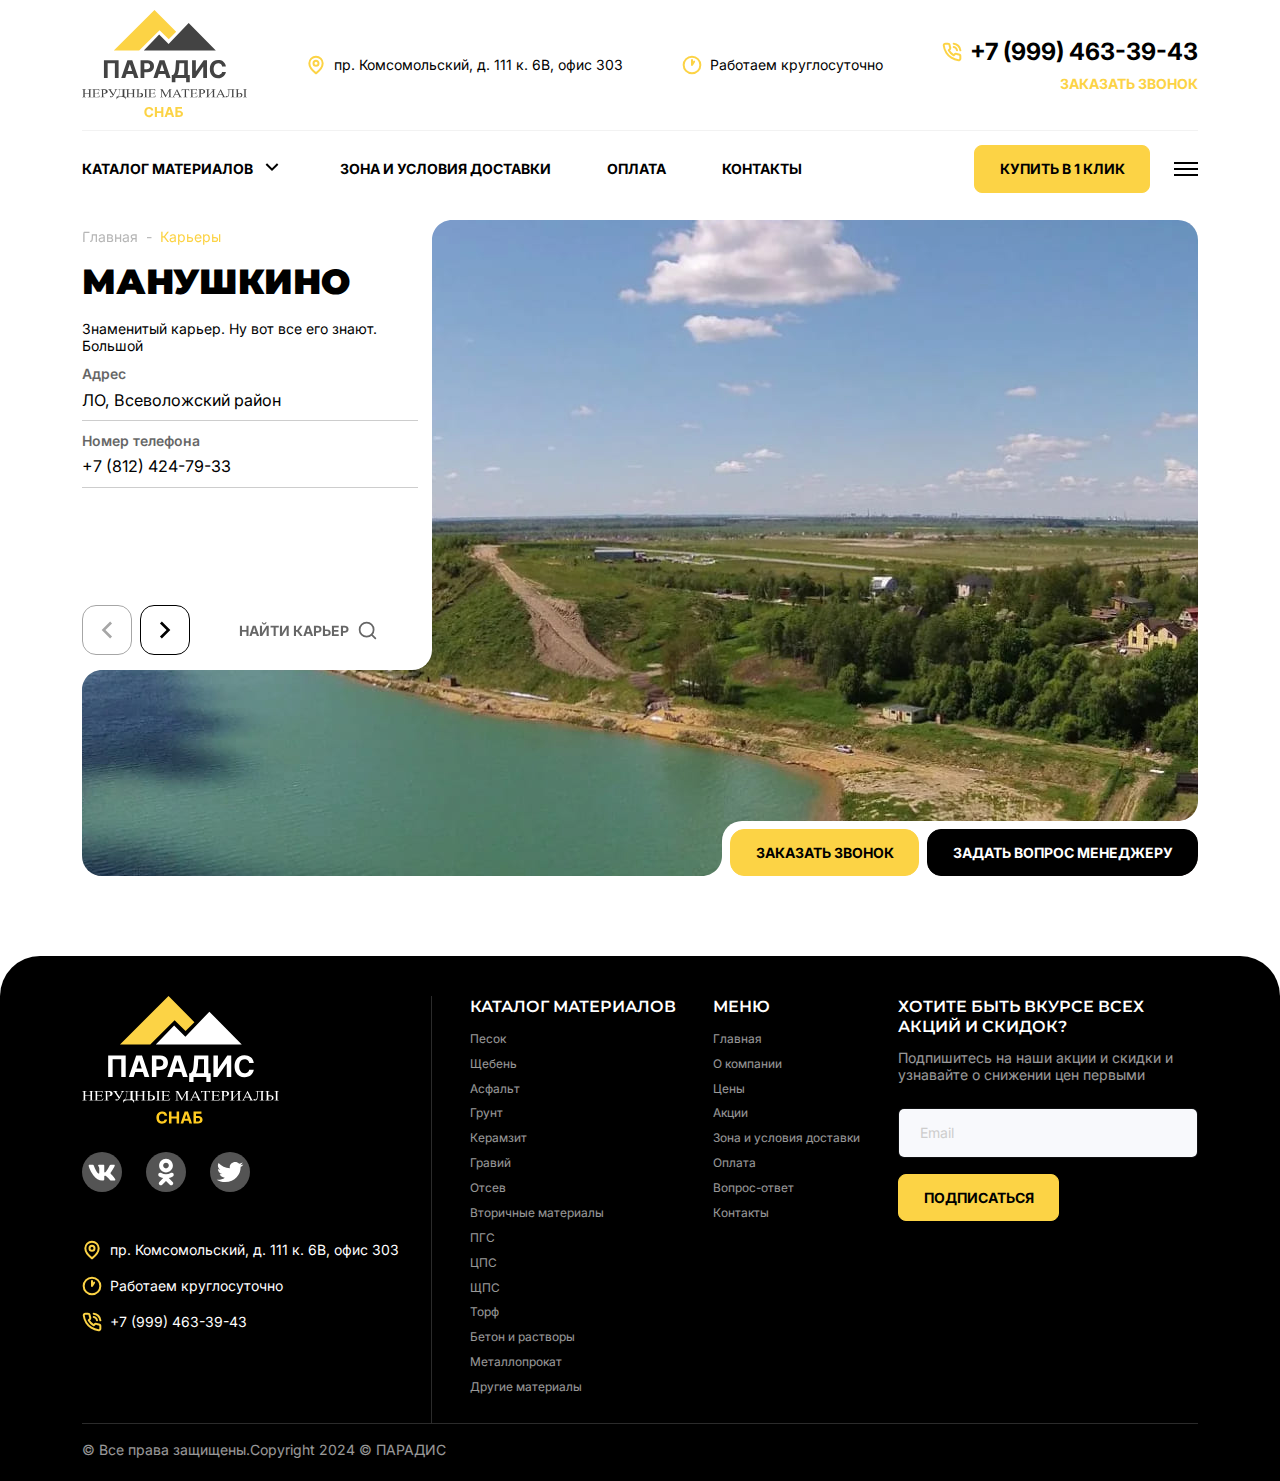
<file: quarry.html>
<!DOCTYPE html>
<html lang="ru">
<head>
    <meta charset="UTF-8">
    <meta name="viewport" content="width=device-width, initial-scale=1.0">
    <link rel="stylesheet" href="css/bootstrap.min.css">
    <link rel="stylesheet" href="css/swiper-bundle.min.css"/>
    <link rel="stylesheet" href="css/style.min.css">
    <title>Парадис</title>
</head>
<body>
    <header class="container px-xxl-5">
        <div class="d-flex justify-content-between align-items-center">
            <a href="index.html">
                <img src="imgs/logo.svg" alt="logo" class="logo">
            </a>
            <address class="d-none d-lg-flex align-items-center">
                <svg class="color-main" width="20" height="20" viewBox="0 0 20 20" fill="none" xmlns="http://www.w3.org/2000/svg">
                    <path d="M16.6666 8.33334C16.6666 13.3333 9.99992 18.3333 9.99992 18.3333C9.99992 18.3333 3.33325 13.3333 3.33325 8.33334C3.33325 6.56523 4.03563 4.86954 5.28587 3.61929C6.53612 2.36905 8.23181 1.66667 9.99992 1.66667C11.768 1.66667 13.4637 2.36905 14.714 3.61929C15.9642 4.86954 16.6666 6.56523 16.6666 8.33334Z" stroke="currentColor" stroke-width="2" stroke-linecap="round" stroke-linejoin="round"/>
                    <path d="M10 10.8333C11.3807 10.8333 12.5 9.71404 12.5 8.33333C12.5 6.95262 11.3807 5.83333 10 5.83333C8.61929 5.83333 7.5 6.95262 7.5 8.33333C7.5 9.71404 8.61929 10.8333 10 10.8333Z" stroke="currentColor" stroke-width="2" stroke-linecap="round" stroke-linejoin="round"/>
                </svg>                    
                <span class="ms-2">пр. Комсомольский, <br class="d-xl-none"/>д. 111 к. 6В, офис 303</span>
            </address>
            <div class="d-none d-lg-flex align-items-center">
                <svg class="color-main" width="20" height="20" viewBox="0 0 20 20" fill="none" xmlns="http://www.w3.org/2000/svg">
                    <path d="M9.99996 18.3333C14.6023 18.3333 18.3333 14.6024 18.3333 10C18.3333 5.39763 14.6023 1.66667 9.99996 1.66667C5.39759 1.66667 1.66663 5.39763 1.66663 10C1.66663 14.6024 5.39759 18.3333 9.99996 18.3333Z" stroke="currentColor" stroke-width="2" stroke-linecap="round" stroke-linejoin="round"/>
                    <path d="M10 5V10L12.0833 6.66667" stroke="currentColor" stroke-width="2" stroke-linecap="round" stroke-linejoin="round"/>
                </svg>                    
                <span class="ms-2">Работаем круглосуточно</span>
            </div>
            <div class="d-none d-sm-block ms-auto ms-lg-0">
                <a class="d-flex align-items-center mb-2" href="tel:+7 (999) 463-39-43">
                    <svg class="color-main" width="20" height="20" viewBox="0 0 20 20" fill="none" xmlns="http://www.w3.org/2000/svg">
                        <path d="M18.3333 14.1V16.6C18.3343 16.8321 18.2867 17.0618 18.1937 17.2745C18.1008 17.4871 17.9644 17.678 17.7934 17.8349C17.6224 17.9918 17.4205 18.1112 17.2006 18.1856C16.9808 18.2599 16.7478 18.2876 16.5167 18.2667C13.9523 17.988 11.4892 17.1118 9.32498 15.7083C7.31151 14.4289 5.60443 12.7218 4.32499 10.7083C2.91663 8.53433 2.04019 6.05916 1.76665 3.48333C1.74583 3.25288 1.77321 3.02063 1.84707 2.80135C1.92092 2.58207 2.03963 2.38057 2.19562 2.20968C2.35162 2.03879 2.54149 1.90225 2.75314 1.80876C2.9648 1.71527 3.1936 1.66688 3.42499 1.66666H5.92499C6.32941 1.66268 6.72148 1.80589 7.02812 2.0696C7.33476 2.33332 7.53505 2.69953 7.59165 3.09999C7.69717 3.90005 7.89286 4.6856 8.17499 5.44166C8.2871 5.73993 8.31137 6.06409 8.24491 6.37573C8.17844 6.68737 8.02404 6.97342 7.79998 7.19999L6.74165 8.25833C7.92795 10.3446 9.65536 12.072 11.7417 13.2583L12.8 12.2C13.0266 11.9759 13.3126 11.8215 13.6243 11.7551C13.9359 11.6886 14.26 11.7129 14.5583 11.825C15.3144 12.1071 16.0999 12.3028 16.9 12.4083C17.3048 12.4654 17.6745 12.6693 17.9388 12.9812C18.203 13.2931 18.3435 13.6913 18.3333 14.1Z" stroke="currentColor" stroke-width="2" stroke-linecap="round" stroke-linejoin="round"/>
                        <path d="M11.7084 1.66667C13.4069 1.84565 14.9935 2.599 16.2058 3.80216C17.418 5.00531 18.1833 6.58618 18.375 8.28334" stroke="currentColor" stroke-width="2" stroke-linecap="round" stroke-linejoin="round"/>
                        <path d="M11.7084 5C12.528 5.16161 13.2801 5.56586 13.867 6.16026C14.454 6.75466 14.8487 7.51177 15 8.33333" stroke="currentColor" stroke-width="2" stroke-linecap="round" stroke-linejoin="round"/>
                    </svg>                        
                    <span class="fs-17 fw-7 ms-2">+7 (999) 463-39-43</span>
                </a>
                <button type="button" data-bs-toggle="modal" data-bs-target="#callbackModal" class="color-main fw-7 ms-auto text-uppercase">Заказать звонок</button>
            </div>
            <a href="tel:+7 (999) 463-39-43" class="btn-call ms-auto d-sm-none">
                <svg width="20" height="20" viewBox="0 0 20 20" fill="none" xmlns="http://www.w3.org/2000/svg">
                    <path d="M18.3333 14.1V16.6C18.3343 16.8321 18.2867 17.0618 18.1937 17.2745C18.1008 17.4871 17.9644 17.678 17.7934 17.8349C17.6224 17.9918 17.4205 18.1112 17.2006 18.1856C16.9808 18.2599 16.7478 18.2876 16.5167 18.2667C13.9523 17.988 11.4892 17.1118 9.32498 15.7083C7.31151 14.4289 5.60443 12.7218 4.32499 10.7083C2.91663 8.53433 2.04019 6.05916 1.76665 3.48333C1.74583 3.25288 1.77321 3.02063 1.84707 2.80135C1.92092 2.58207 2.03963 2.38057 2.19562 2.20968C2.35162 2.03879 2.54149 1.90225 2.75314 1.80876C2.9648 1.71527 3.1936 1.66688 3.42499 1.66666H5.92499C6.32941 1.66268 6.72148 1.80589 7.02812 2.0696C7.33476 2.33332 7.53505 2.69953 7.59165 3.09999C7.69717 3.90005 7.89286 4.6856 8.17499 5.44166C8.2871 5.73993 8.31137 6.06409 8.24491 6.37573C8.17844 6.68737 8.02404 6.97342 7.79998 7.19999L6.74165 8.25833C7.92795 10.3446 9.65536 12.072 11.7417 13.2583L12.8 12.2C13.0266 11.9759 13.3126 11.8215 13.6243 11.7551C13.9359 11.6886 14.26 11.7129 14.5583 11.825C15.3144 12.1071 16.0999 12.3028 16.9 12.4083C17.3048 12.4654 17.6745 12.6693 17.9388 12.9812C18.203 13.2931 18.3435 13.6913 18.3333 14.1Z" stroke="currentColor" stroke-width="2" stroke-linecap="round" stroke-linejoin="round"/>
                    <path d="M11.7084 1.66667C13.4069 1.84565 14.9935 2.599 16.2058 3.80216C17.418 5.00531 18.1833 6.58618 18.375 8.28334" stroke="currentColor" stroke-width="2" stroke-linecap="round" stroke-linejoin="round"/>
                    <path d="M11.7084 5C12.528 5.16161 13.2801 5.56586 13.867 6.16026C14.454 6.75466 14.8487 7.51177 15 8.33333" stroke="currentColor" stroke-width="2" stroke-linecap="round" stroke-linejoin="round"/>
                </svg>
            </a>
            <button type="button" data-bs-toggle="offcanvas" data-bs-target="#offcanvasMenu" class="ms-4 ms-sm-5 d-lg-none">
                <svg width="24" height="24" viewBox="0 0 24 24" fill="none" xmlns="http://www.w3.org/2000/svg">
                    <rect y="5" width="24" height="2" fill="currentColor"/>
                    <rect y="11" width="24" height="2" fill="currentColor"/>
                    <rect y="17" width="24" height="2" fill="currentColor"/>
                </svg>                        
            </button>
        </div>

        <hr class="d-none d-lg-block">

        <nav class="d-none d-lg-flex justify-content-between align-items-center">
            <ul>
                <li class="hover">
                    <a href="" class="hover-link">
                        <span>кАТАЛОГ МАТЕРИАЛОВ</span>
                        <svg width="24" height="24" viewBox="0 0 24 24" fill="none" xmlns="http://www.w3.org/2000/svg">
                            <path d="M12 13.172L16.95 8.222L18.364 9.636L12 16L5.63601 9.636L7.05001 8.222L12 13.172Z" fill="currentColor"/>
                        </svg>
                    </a>
                    <ul class="hover-menu">
                        <li><a href="#">Раздел каталога</a></li>
                        <li><a href="#">Раздел каталога</a></li>
                        <li><a href="#">Раздел каталога</a></li>
                        <li><a href="#">Раздел каталога</a></li>
                    </ul>
                </li>
                <li>
                    <a href="">Зона и условия доставки</a>
                </li>
                <li>
                    <a href="">оПЛАТА</a>
                </li>
                <li>
                    <a href="">кОНТАКТЫ</a>
                </li>
            </ul>
            <div class="d-flex align-items-centers">
                <button type="button" data-bs-toggle="modal" data-bs-target="#orderModal" class="btn-fill radius-MD">кУПИТЬ В 1 КЛИК</button>
                <button type="button" data-bs-toggle="offcanvas" data-bs-target="#offcanvasMenu" class="ms-4">
                    <svg width="24" height="24" viewBox="0 0 24 24" fill="none" xmlns="http://www.w3.org/2000/svg">
                        <rect y="5" width="24" height="2" fill="currentColor"/>
                        <rect y="11" width="24" height="2" fill="currentColor"/>
                        <rect y="17" width="24" height="2" fill="currentColor"/>
                    </svg>                        
                </button>
            </div>
        </nav>
    </header>

    <main>
        <section class="container px-xxl-5">
            <div class="position-relative">
                <div class="swiper swiper-main">
                    <div class="swiper-wrapper">
                        <div class="swiper-slide">
                            <img src="imgs/quarry.jpg" alt="Манушкино">
                            <div class="swiper-slide-caption">
                                <h2 class="mb-3">Манушкино</h2>
                                <p>Знаменитый карьер. Ну вот все его знают. Большой</p>
                                <ul class="details-list">
                                    <li>
                                        <div>Адрес</div>
                                        <div>ЛО, Всеволожский район</div>
                                    </li>
                                    <li>
                                        <div>Номер телефона</div>
                                        <div><a href="tel:+7 (812) 424-79-33">+7 (812) 424-79-33</a></div>
                                    </li>
                                </ul>
                            </div>
                        </div>
                        <div class="swiper-slide">
                            <img src="imgs/quarry.jpg" alt="Карьер">
                            <div class="swiper-slide-caption">
                                <h2 class="mb-3">Карьер 2</h2>
                                <p>Знаменитый карьер. Ну вот все его знают. Большой</p>
                                <ul class="details-list">
                                    <li>
                                        <div>Адрес</div>
                                        <div>ЛО, Всеволожский район</div>
                                    </li>
                                    <li>
                                        <div>Номер телефона</div>
                                        <div><a href="tel:+7 (812) 424-79-33">+7 (812) 424-79-33</a></div>
                                    </li>
                                </ul>
                            </div>
                        </div>
                        <div class="swiper-slide">
                            <img src="imgs/quarry.jpg" alt="Карьер">
                            <div class="swiper-slide-caption">
                                <h2 class="mb-3">Карьер 3</h2>
                                <p>Знаменитый карьер. Ну вот все его знают. Большой</p>
                                <ul class="details-list">
                                    <li>
                                        <div>Адрес</div>
                                        <div>ЛО, Всеволожский район</div>
                                    </li>
                                    <li>
                                        <div>Номер телефона</div>
                                        <div><a href="tel:+7 (812) 424-79-33">+7 (812) 424-79-33</a></div>
                                    </li>
                                </ul>
                            </div>
                        </div>
                    </div>
                    <div class="swiper-pagination"></div>
                    <div class="swiper-main-caption2">
                        <nav>
                            <ol class="breadcrumb mt-2">
                                <li class="breadcrumb-item"><a href="#">Главная</a></li>
                                <li class="breadcrumb-item active" aria-current="page">Карьеры</li>
                            </ol>
                        </nav>

                        <div class="swiper-main-caption2-bottom">
                            <div class="swiper-button-prev">
                                <svg width="32" height="32" viewBox="0 0 32 32" fill="none" xmlns="http://www.w3.org/2000/svg">
                                    <path d="M14.4374 16L21.0374 22.6L19.152 24.4854L10.6667 16L19.152 7.51468L21.0374 9.40002L14.4374 16Z" fill="currentColor"/>
                                </svg>                            
                            </div>
                            <div class="swiper-button-next">
                                <svg width="32" height="32" viewBox="0 0 32 32" fill="none" xmlns="http://www.w3.org/2000/svg">
                                    <path d="M17.5626 16L10.9626 9.39998L12.848 7.51465L21.3333 16L12.848 24.4853L10.9626 22.6L17.5626 16Z" fill="currentColor"/>
                                </svg>                            
                            </div>
                            <button type="button" data-bs-toggle="modal" data-bs-target="#quarryModal" class="btn mx-auto">
                                <span class="me-2">НАЙТИ КАРЬЕР</span>
                                <svg width="1.5em" height="1.5em" viewBox="0 0 24 24" fill="none" xmlns="http://www.w3.org/2000/svg">
                                    <path d="M11 19C15.4183 19 19 15.4183 19 11C19 6.58172 15.4183 3 11 3C6.58172 3 3 6.58172 3 11C3 15.4183 6.58172 19 11 19Z" stroke="currentColor" stroke-width="2" stroke-linecap="round" stroke-linejoin="round"/>
                                    <path d="M21.0004 21L16.6504 16.65" stroke="currentColor" stroke-width="2" stroke-linecap="round" stroke-linejoin="round"/>
                                </svg>  
                            </button>
                        </div>
                        
                    </div>
                    <div class="swiper-main-buttons">
                        <button type="button" class="btn-fill" data-bs-toggle="modal" data-bs-target="#callbackModal">Заказать звонок</button>
                        <button type="button" class="btn-black">
                            Задать вопрос менеджеру
                        </button>
                    </div>
                </div>
            </div>
        </section>
    </main>

    <footer>
        <div class="container px-xxl-5">
            <div class="footerGrid">
                <div class="footerGrid-info">
                    <img src="imgs/logo-white.svg" alt="Парадис нерудные материалы">
                    <ul class="social list-unstyled mt-4">
                        <li class="me-4">
                            <a href="">
                                <svg width="40" height="40" viewBox="0 0 40 40" fill="none" xmlns="http://www.w3.org/2000/svg">
                                    <path fill-rule="evenodd" clip-rule="evenodd" d="M32.7216 13.7784C32.907 13.1603 32.7216 12.7061 31.8393 12.7061H28.9219C28.1801 12.7061 27.8384 13.0984 27.6529 13.5312C27.6529 13.5312 26.1692 17.1473 24.0675 19.4962C23.3875 20.1761 23.0785 20.3922 22.7076 20.3922C22.5221 20.3922 22.2537 20.1761 22.2537 19.5581V13.7784C22.2537 13.0365 22.0385 12.7061 21.4202 12.7061H16.8358C16.3723 12.7061 16.0935 13.0503 16.0935 13.3766C16.0935 14.0799 17.1442 14.242 17.2526 16.22V20.5162C17.2526 21.4581 17.0825 21.629 16.7116 21.629C15.7226 21.629 13.3171 17.9965 11.8901 13.8403C11.6104 13.0324 11.3299 12.7061 10.5843 12.7061H7.66698C6.83345 12.7061 6.66675 13.0984 6.66675 13.5312C6.66675 14.3039 7.65594 18.1365 11.272 23.2052C13.683 26.6664 17.0792 28.5431 20.1699 28.5431C22.0245 28.5431 22.2537 28.1263 22.2537 27.4084V24.7922C22.2537 23.9587 22.4294 23.7924 23.0164 23.7924C23.4494 23.7924 24.191 24.0087 25.9221 25.6776C27.9 27.6554 28.2259 28.5431 29.3387 28.5431H32.2561C33.0896 28.5431 33.5063 28.1263 33.2659 27.3038C33.0029 26.4841 32.0585 25.295 30.8053 23.8851C30.1253 23.0814 29.1053 22.216 28.7965 21.7834C28.3637 21.227 28.4873 20.9799 28.7965 20.4856C28.7965 20.4856 32.3507 15.4786 32.7216 13.7786V13.7784Z" fill="currentColor"/>
                                </svg>                                    
                            </a>
                        </li>
                        <li class="me-4">
                            <a href="">
                                <svg width="40" height="40" viewBox="0 0 40 40" fill="none" xmlns="http://www.w3.org/2000/svg">
                                    <path d="M19.9997 10.7005C21.5711 10.7005 22.8492 11.9786 22.8492 13.55C22.8492 15.12 21.5707 16.3982 19.9997 16.3982C18.4293 16.3982 17.1509 15.12 17.1509 13.55C17.1505 11.9783 18.4297 10.7005 19.9997 10.7005ZM19.9997 20.4297C23.7953 20.4297 26.882 17.344 26.882 13.55C26.882 9.75403 23.7957 6.66699 19.9997 6.66699C16.2044 6.66699 13.1174 9.75436 13.1174 13.55C13.1174 17.344 16.2044 20.4297 19.9997 20.4297ZM22.784 26.0434C24.1998 25.721 25.5509 25.1615 26.7803 24.3887C27.2328 24.104 27.5537 23.6511 27.6724 23.1298C27.7911 22.6084 27.6978 22.0613 27.4131 21.6087C27.2723 21.3844 27.0886 21.19 26.8726 21.0367C26.6566 20.8835 26.4125 20.7743 26.1543 20.7154C25.8961 20.6565 25.6288 20.6492 25.3677 20.6937C25.1066 20.7382 24.8569 20.8338 24.6327 20.9749C21.8132 22.7475 18.1843 22.7462 15.367 20.9749C15.1429 20.8337 14.8932 20.7381 14.6321 20.6936C14.3711 20.6491 14.1038 20.6564 13.8456 20.7153C13.5874 20.7742 13.3433 20.8834 13.1273 21.0367C12.9114 21.19 12.7278 21.3843 12.587 21.6087C12.3022 22.0611 12.2088 22.6082 12.3272 23.1295C12.4457 23.6509 12.7664 24.1038 13.2188 24.3887C14.4481 25.1612 15.7989 25.7207 17.2144 26.0434L13.3671 29.8914C12.989 30.2696 12.7766 30.7825 12.7767 31.3173C12.7768 31.8521 12.9894 32.365 13.3676 32.7431C13.7458 33.1211 14.2587 33.3335 14.7935 33.3334C15.3283 33.3333 15.8412 33.1208 16.2192 32.7426L19.9991 28.9621L23.7812 32.7429C23.9682 32.9302 24.1903 33.0787 24.4347 33.1801C24.6792 33.2815 24.9413 33.3337 25.2059 33.3337C25.4706 33.3337 25.7327 33.2815 25.9771 33.1801C26.2216 33.0787 26.4437 32.9302 26.6307 32.7429C26.8183 32.5559 26.9671 32.3338 27.0686 32.0891C27.1701 31.8445 27.2224 31.5823 27.2224 31.3175C27.2224 31.0526 27.1701 30.7904 27.0686 30.5458C26.9671 30.3012 26.8183 30.079 26.6307 29.8921L22.784 26.0434Z" fill="currentColor"/>
                                </svg>                                    
                            </a>
                        </li>
                        <li class="me-4">
                            <a href="">
                                <svg width="40" height="40" viewBox="0 0 40 40" fill="none" xmlns="http://www.w3.org/2000/svg">
                                    <path d="M33.3334 12.4359C32.381 12.8205 31.2926 13.0769 30.2042 13.2051C31.2926 12.5641 32.245 11.5385 32.6531 10.3846C31.5647 11.0256 30.4763 11.4103 29.1157 11.6667C28.1634 10.641 26.6667 10 25.1701 10C22.1769 10 19.728 12.3077 19.728 15.1282C19.728 15.5128 19.728 15.8974 19.864 16.282C15.3742 16.0256 11.2926 13.9744 8.5715 10.8974C8.16334 11.6667 7.89123 12.5641 7.89123 13.4615C7.89123 15.2564 8.84362 16.7949 10.3402 17.6923C9.38783 17.6923 8.5715 17.4359 7.89123 17.0513C7.89123 19.4872 9.79599 21.6667 12.245 22.0513C11.8368 22.1795 11.2926 22.1795 10.7484 22.1795C10.3402 22.1795 10.0681 22.1795 9.65994 22.0513C10.3402 24.1026 12.381 25.641 14.83 25.641C12.9253 27.0513 10.6123 27.8205 8.02729 27.8205C7.61913 27.8205 7.21097 27.8205 6.66675 27.6923C9.11573 29.1026 11.9729 30 15.1021 30C25.1702 30 30.6123 22.1795 30.6123 15.3846V14.7436C31.7008 14.359 32.6531 13.4615 33.3334 12.4359Z" fill="currentColor"/>
                                </svg>                                    
                            </a>
                        </li>
                    </ul>
                    <ul class="list-unstyled mt-5">
                        <li class="mb-3">
                            <address class="d-flex align-items-center justify-content-center justify-content-sm-start">
                                <svg class="color-main" width="20" height="20" viewBox="0 0 20 20" fill="none" xmlns="http://www.w3.org/2000/svg">
                                    <path d="M16.6666 8.33366C16.6666 13.3337 9.99992 18.3337 9.99992 18.3337C9.99992 18.3337 3.33325 13.3337 3.33325 8.33366C3.33325 6.56555 4.03563 4.86986 5.28587 3.61961C6.53612 2.36937 8.23181 1.66699 9.99992 1.66699C11.768 1.66699 13.4637 2.36937 14.714 3.61961C15.9642 4.86986 16.6666 6.56555 16.6666 8.33366Z" stroke="currentColor" stroke-width="2" stroke-linecap="round" stroke-linejoin="round"/>
                                    <path d="M10 10.833C11.3807 10.833 12.5 9.71372 12.5 8.33301C12.5 6.9523 11.3807 5.83301 10 5.83301C8.61929 5.83301 7.5 6.9523 7.5 8.33301C7.5 9.71372 8.61929 10.833 10 10.833Z" stroke="currentColor" stroke-width="2" stroke-linecap="round" stroke-linejoin="round"/>
                                </svg>                                    
                                <span class="ms-2">пр. Комсомольский, д. 111 к. 6В, офис 303</span>
                            </address>
                        </li>
                        <li class="mb-3">
                            <div class="d-flex align-items-center justify-content-center justify-content-sm-start">
                                <svg class="color-main" width="20" height="20" viewBox="0 0 20 20" fill="none" xmlns="http://www.w3.org/2000/svg">
                                    <path d="M10.0001 18.3337C14.6025 18.3337 18.3334 14.6027 18.3334 10.0003C18.3334 5.39795 14.6025 1.66699 10.0001 1.66699C5.39771 1.66699 1.66675 5.39795 1.66675 10.0003C1.66675 14.6027 5.39771 18.3337 10.0001 18.3337Z" stroke="currentColor" stroke-width="2" stroke-linecap="round" stroke-linejoin="round"/>
                                    <path d="M10 5V10L12.0833 6.66667" stroke="currentColor" stroke-width="2" stroke-linecap="round" stroke-linejoin="round"/>
                                </svg>                                    
                                <span class="ms-2">Работаем круглосуточно</span>
                            </div>
                        </li>
                        <li>
                            <div class="d-flex align-items-center justify-content-center justify-content-sm-start">
                                <svg class="color-main" width="20" height="20" viewBox="0 0 20 20" fill="none" xmlns="http://www.w3.org/2000/svg">
                                    <path d="M18.3334 14.1004V16.6004C18.3344 16.8325 18.2868 17.0622 18.1939 17.2749C18.1009 17.4875 17.9645 17.6784 17.7935 17.8353C17.6225 17.9922 17.4206 18.1116 17.2007 18.186C16.9809 18.2603 16.7479 18.288 16.5168 18.2671C13.9525 17.9884 11.4893 17.1122 9.32511 15.7087C7.31163 14.4293 5.60455 12.7222 4.32511 10.7087C2.91676 8.53474 2.04031 6.05957 1.76677 3.48374C1.74595 3.2533 1.77334 3.02104 1.84719 2.80176C1.92105 2.58248 2.03975 2.38098 2.19575 2.21009C2.35174 2.0392 2.54161 1.90266 2.75327 1.80917C2.96492 1.71569 3.19372 1.66729 3.42511 1.66707H5.92511C6.32953 1.66309 6.7216 1.80631 7.02824 2.07002C7.33488 2.33373 7.53517 2.69995 7.59177 3.10041C7.69729 3.90046 7.89298 4.68601 8.17511 5.44207C8.28723 5.74034 8.31149 6.0645 8.24503 6.37614C8.17857 6.68778 8.02416 6.97383 7.80011 7.20041L6.74177 8.25874C7.92807 10.345 9.65549 12.0724 11.7418 13.2587L12.8001 12.2004C13.0267 11.9764 13.3127 11.8219 13.6244 11.7555C13.936 11.689 14.2602 11.7133 14.5584 11.8254C15.3145 12.1075 16.1001 12.3032 16.9001 12.4087C17.3049 12.4658 17.6746 12.6697 17.9389 12.9817C18.2032 13.2936 18.3436 13.6917 18.3334 14.1004Z" stroke="currentColor" stroke-width="2" stroke-linecap="round" stroke-linejoin="round"/>
                                    <path d="M11.7083 1.66699C13.4068 1.84597 14.9934 2.59932 16.2056 3.80248C17.4179 5.00563 18.1832 6.5865 18.3749 8.28366" stroke="currentColor" stroke-width="2" stroke-linecap="round" stroke-linejoin="round"/>
                                    <path d="M11.7083 5C12.5278 5.16161 13.2799 5.56586 13.8669 6.16026C14.4539 6.75466 14.8486 7.51177 14.9999 8.33333" stroke="currentColor" stroke-width="2" stroke-linecap="round" stroke-linejoin="round"/>
                                </svg>                                                                       
                                <a href="tel:+79994633943" class="ms-2">+7 (999) 463-39-43</a>
                            </div>
                        </li>
                    </ul>
                </div>
                <div class="footerGrid-menu">
                    <div>
                        <h6>Каталог материалов</h6>
                        <ul class="list-unstyled">
                            <li><a href="">Песок</a></li>
                            <li><a href="">Щебень</a></li>
                            <li><a href="">Асфальт</a></li>
                            <li><a href="">Грунт</a></li>
                            <li><a href="">Керамзит</a></li>
                            <li><a href="">Гравий</a></li>
                            <li><a href="">Отсев</a></li>
                            <li><a href="">Вторичные материалы</a></li>
                            <li><a href="">ПГС</a></li>
                            <li><a href="">ЦПС</a></li>
                            <li><a href="">ЩПС</a></li>
                            <li><a href="">Торф</a></li>
                            <li><a href="">Бетон и растворы</a></li>
                            <li><a href="">Металлопрокат</a></li>
                            <li><a href="">Другие материалы</a></li>
                        </ul>
                    </div>
                    <div>
                        <h6>меню</h6>
                        <ul class="list-unstyled">
                            <li><a href="">Главная</a></li>
                            <li><a href="">О компании</a></li>
                            <li><a href="">Цены</a></li>
                            <li><a href="">Акции</a></li>
                            <li><a href="">Зона и условия доставки</a></li>
                            <li><a href="">Оплата</a></li>
                            <li><a href="">Вопрос-ответ</a></li>
                            <li><a href="">Контакты</a></li>
                        </ul>
                    </div>
                </div>
                <div class="footerGrid-subscription">
                    <h6>Хотите быть вкурсе всех акций и скидок?</h6>
                    <p class="mb-4">Подпишитесь на наши акции и скидки и узнавайте о снижении цен первыми</p>
                    <form action="">
                        <input type="email" class="form-control" placeholder="Email">
                        <button type="button" class="btn-fill radius-MD mt-3">Подписаться</button>
                    </form>
                </div>
                <div class="footerGrid-copyright">
                    <p>© Все права защищены.Copyright 2024 © ПАРАДИС</p>
                </div>
            </div>
        </div>
    </footer>

    <div class="modal fade" id="quarryModal" tabindex="-1" aria-hidden="true">
        <div class="modal-dialog modal-xl">
            <div class="modal-content">
                <div class="modal-header">
                    <h4>Выберите карьер</h4>
                    <button type="button" class="btn-close" data-bs-dismiss="modal" aria-label="Close">
                        <svg width="1em" height="1em" viewBox="0 0 25 24" fill="none" xmlns="http://www.w3.org/2000/svg">
                            <path fill-rule="evenodd" clip-rule="evenodd" d="M4.45209 3.46967C4.74498 3.17678 5.21986 3.17678 5.51275 3.46967L21.5128 19.4697C21.8056 19.7626 21.8056 20.2374 21.5128 20.5303C21.2199 20.8232 20.745 20.8232 20.4521 20.5303L4.45209 4.53033C4.1592 4.23744 4.1592 3.76256 4.45209 3.46967Z" fill="#0A0A0A"/>
                            <path fill-rule="evenodd" clip-rule="evenodd" d="M21.5128 3.46967C21.8056 3.76256 21.8056 4.23744 21.5128 4.53033L5.51275 20.5303C5.21986 20.8232 4.74498 20.8232 4.45209 20.5303C4.1592 20.2374 4.1592 19.7626 4.45209 19.4697L20.4521 3.46967C20.745 3.17678 21.2199 3.17678 21.5128 3.46967Z" fill="#0A0A0A"/>
                        </svg>                            
                    </button>
                </div>
                <div class="modal-body">
                    <form action="" class="mb-4">
                        <input type="search" class="form-control form-search" placeholder="Введите название карьера">
                    </form>
                    <div class="row row-cols-2 row-cols-lg-3 row-cols-xl-4 g-3">
                        <div>
                            <ul class="list-unstyled">
                                <li class="mb-3">Манушкино</li>
                                <li class="mb-3">Осеево</li>
                                <li class="mb-3">Кашино</li>
                                <li class="mb-3">Купавинский</li>
                                <li class="mb-3">Игнатовское-II</li>
                                <li class="mb-3">Богаевский</li>
                                <li class="mb-3">Заболотье</li>
                                <li class="mb-3">Жирошкино</li>
                                <li class="mb-3">Песковский КСМ</li>
                                <li class="mb-3">Лавский</li>
                                <li class="mb-3">Пушкарка</li>
                                <li class="mb-3">Карачуново</li>
                                <li class="mb-3">Космынка</li>
                                <li class="mb-3">Жуково</li>
                                <li class="mb-3">Малая Дубна</li>
                            </ul>
                        </div>
                        <div>
                            <ul class="list-unstyled">
                                <li class="mb-3">Манушкино</li>
                                <li class="mb-3">Осеево</li>
                                <li class="mb-3">Кашино</li>
                                <li class="mb-3">Купавинский</li>
                                <li class="mb-3">Игнатовское-II</li>
                                <li class="mb-3">Богаевский</li>
                                <li class="mb-3">Заболотье</li>
                                <li class="mb-3">Жирошкино</li>
                                <li class="mb-3">Песковский КСМ</li>
                                <li class="mb-3">Лавский</li>
                                <li class="mb-3">Пушкарка</li>
                                <li class="mb-3">Карачуново</li>
                                <li class="mb-3">Космынка</li>
                                <li class="mb-3">Жуково</li>
                                <li class="mb-3">Малая Дубна</li>
                            </ul>
                        </div>
                        <div>
                            <ul class="list-unstyled">
                                <li class="mb-3">Манушкино</li>
                                <li class="mb-3">Осеево</li>
                                <li class="mb-3">Кашино</li>
                                <li class="mb-3">Купавинский</li>
                                <li class="mb-3">Игнатовское-II</li>
                                <li class="mb-3">Богаевский</li>
                                <li class="mb-3">Заболотье</li>
                                <li class="mb-3">Жирошкино</li>
                                <li class="mb-3">Песковский КСМ</li>
                                <li class="mb-3">Лавский</li>
                                <li class="mb-3">Пушкарка</li>
                                <li class="mb-3">Карачуново</li>
                                <li class="mb-3">Космынка</li>
                                <li class="mb-3">Жуково</li>
                                <li class="mb-3">Малая Дубна</li>
                            </ul>
                        </div>
                        <div>
                            <ul class="list-unstyled">
                                <li class="mb-3">Манушкино</li>
                                <li class="mb-3">Осеево</li>
                                <li class="mb-3">Кашино</li>
                                <li class="mb-3">Купавинский</li>
                                <li class="mb-3">Игнатовское-II</li>
                                <li class="mb-3">Богаевский</li>
                                <li class="mb-3">Заболотье</li>
                                <li class="mb-3">Жирошкино</li>
                                <li class="mb-3">Песковский КСМ</li>
                                <li class="mb-3">Лавский</li>
                                <li class="mb-3">Пушкарка</li>
                                <li class="mb-3">Карачуново</li>
                                <li class="mb-3">Космынка</li>
                                <li class="mb-3">Жуково</li>
                                <li class="mb-3">Малая Дубна</li>
                            </ul>
                        </div>
                    </div>
                </div>
            </div>
        </div>
    </div>

    <div class="modal fade" id="callbackModal" tabindex="-1" aria-hidden="true">
        <div class="modal-dialog modal-lg">
            <div class="modal-content">
                <div class="modal-header">
                    <h4>Перезвоним в течение часа!</h4>
                    <button type="button" class="btn-close" data-bs-dismiss="modal" aria-label="Close">
                        <svg width="1em" height="1em" viewBox="0 0 25 24" fill="none" xmlns="http://www.w3.org/2000/svg">
                            <path fill-rule="evenodd" clip-rule="evenodd" d="M4.45209 3.46967C4.74498 3.17678 5.21986 3.17678 5.51275 3.46967L21.5128 19.4697C21.8056 19.7626 21.8056 20.2374 21.5128 20.5303C21.2199 20.8232 20.745 20.8232 20.4521 20.5303L4.45209 4.53033C4.1592 4.23744 4.1592 3.76256 4.45209 3.46967Z" fill="#0A0A0A"/>
                            <path fill-rule="evenodd" clip-rule="evenodd" d="M21.5128 3.46967C21.8056 3.76256 21.8056 4.23744 21.5128 4.53033L5.51275 20.5303C5.21986 20.8232 4.74498 20.8232 4.45209 20.5303C4.1592 20.2374 4.1592 19.7626 4.45209 19.4697L20.4521 3.46967C20.745 3.17678 21.2199 3.17678 21.5128 3.46967Z" fill="#0A0A0A"/>
                        </svg>                            
                    </button>
                </div>
                <div class="modal-body">
                    <p class="mb-4">Оставьте заявку и мы перезвоним вам уже сегодня</p>
                    <form action="">
                        <div class="row g-3">
                            <div class="col-12 col-md-6">
                                <input type="text" class="form-control" placeholder="Ваше имя">
                            </div>
                            <div class="col-12 col-md-6">
                                <input type="tel" class="form-control" placeholder="Номер телефона">
                            </div>
                            <div class="col-12">
                                <label class="form-check">
                                    <input class="form-check-input" type="checkbox" value="">
                                    <div class="form-check-text">
                                        Я согласен на обработку <a href="" class="color-main">персональных данных</a>
                                    </div>
                                </label>
                            </div>
                            <div class="col-12 col-md-5">
                                <button type="submit" class="btn-fill w-100">Заказать звонок</button>
                            </div>
                        </div>
                    </form>
                </div>
            </div>
        </div>
    </div>

    <div class="modal fade" id="orderModal" tabindex="-1" aria-hidden="true">
        <div class="modal-dialog modal-lg">
            <div class="modal-content">
                <div class="modal-header">
                    <h4>Доставим песок уже сегодня!</h4>
                    <button type="button" class="btn-close" data-bs-dismiss="modal" aria-label="Close">
                        <svg width="1em" height="1em" viewBox="0 0 25 24" fill="none" xmlns="http://www.w3.org/2000/svg">
                            <path fill-rule="evenodd" clip-rule="evenodd" d="M4.45209 3.46967C4.74498 3.17678 5.21986 3.17678 5.51275 3.46967L21.5128 19.4697C21.8056 19.7626 21.8056 20.2374 21.5128 20.5303C21.2199 20.8232 20.745 20.8232 20.4521 20.5303L4.45209 4.53033C4.1592 4.23744 4.1592 3.76256 4.45209 3.46967Z" fill="#0A0A0A"/>
                            <path fill-rule="evenodd" clip-rule="evenodd" d="M21.5128 3.46967C21.8056 3.76256 21.8056 4.23744 21.5128 4.53033L5.51275 20.5303C5.21986 20.8232 4.74498 20.8232 4.45209 20.5303C4.1592 20.2374 4.1592 19.7626 4.45209 19.4697L20.4521 3.46967C20.745 3.17678 21.2199 3.17678 21.5128 3.46967Z" fill="#0A0A0A"/>
                        </svg>                            
                    </button>
                </div>
                <div class="modal-body">
                    <p class="mb-4">Оставьте заявку и мы доставим вам песок уже сегодня</p>
                    <form action="">
                        <div class="row g-3">
                            <div class="col-12 col-md-6">
                                <input type="text" class="form-control" placeholder="Ваше имя">
                            </div>
                            <div class="col-12 col-md-6">
                                <input type="tel" class="form-control" placeholder="Ваш телефон">
                            </div>
                            <div class="col-12">
                                <label class="form-check">
                                    <input class="form-check-input" type="checkbox" value="">
                                    <div class="form-check-text">
                                        Я согласен на обработку <a href="" class="color-main">персональных данных</a>
                                    </div>
                                </label>
                            </div>
                            <div class="col-12 col-md-5">
                                <button type="submit" class="btn-fill w-100">Купить в 1 клик</button>
                            </div>
                            <div class="col-12 col-md-7">
                                <div class="row row-cols-sm-2 g-3">
                                    <div>
                                        <button type="button" data-bs-toggle="modal" data-bs-target="#callbackModal" class="btn-black px-2 w-100">Заказать звонок</button>
                                    </div>
                                    <div>
                                        <button type="button" class="btn-black px-2 w-100">Задать вопрос</button>
                                    </div>
                                </div>
                            </div>
                        </div>
                    </form>
                </div>
            </div>
        </div>
    </div>
    

    <div class="offcanvas offcanvas-end" tabindex="-1" id="offcanvasMenu">
        <div class="offcanvas-header">
            <img class="d-lg-none logo" src="imgs/logo.svg" alt="Парадис">
            <button type="button" class="btn-close" data-bs-dismiss="offcanvas">
                <svg width="1em" height="1em" viewBox="0 0 25 24" fill="none" xmlns="http://www.w3.org/2000/svg">
                    <path fill-rule="evenodd" clip-rule="evenodd" d="M4.45209 3.46967C4.74498 3.17678 5.21986 3.17678 5.51275 3.46967L21.5128 19.4697C21.8056 19.7626 21.8056 20.2374 21.5128 20.5303C21.2199 20.8232 20.745 20.8232 20.4521 20.5303L4.45209 4.53033C4.1592 4.23744 4.1592 3.76256 4.45209 3.46967Z" fill="#0A0A0A"/>
                    <path fill-rule="evenodd" clip-rule="evenodd" d="M21.5128 3.46967C21.8056 3.76256 21.8056 4.23744 21.5128 4.53033L5.51275 20.5303C5.21986 20.8232 4.74498 20.8232 4.45209 20.5303C4.1592 20.2374 4.1592 19.7626 4.45209 19.4697L20.4521 3.46967C20.745 3.17678 21.2199 3.17678 21.5128 3.46967Z" fill="#0A0A0A"/>
                </svg>
            </button>
        </div>
        <div class="offcanvas-body">
            <ul>
                <li class="d-lg-none">
                    <div class="d-flex w-100">
                        <a href="">Каталог материалов</a>
                        <button class="ms-auto" type="button" data-bs-toggle="collapse" data-bs-target="#collapseMenu" aria-expanded="false">
                            <svg width="24" height="24" viewBox="0 0 24 24" fill="none" xmlns="http://www.w3.org/2000/svg">
                                <path d="M12 13.172L16.95 8.222L18.364 9.636L12 16L5.63601 9.636L7.05001 8.222L12 13.172Z" fill="currentColor"/>
                            </svg>
                        </button>
                    </div>
                    <ul class="collapse" id="collapseMenu">
                        <li><a href="#">Раздел каталога</a></li>
                        <li><a href="#">Раздел каталога</a></li>
                        <li><a href="#">Раздел каталога</a></li>
                        <li><a href="#">Раздел каталога</a></li>
                    </ul>
                </li>
                <li class="d-lg-none">
                    <a href="">Зона и условия доставки</a>
                </li>
                <li class="d-lg-none">
                    <a href="">Оплата</a>
                </li>
                <li class="d-lg-none">
                    <a href="">Контакты</a>
                </li>
                <li>
                    <div class="d-flex w-100">
                        <a href="">О компании</a>
                        <button class="ms-auto" type="button" data-bs-toggle="collapse" data-bs-target="#collapseAbout" aria-expanded="false">
                            <svg width="24" height="24" viewBox="0 0 24 24" fill="none" xmlns="http://www.w3.org/2000/svg">
                                <path d="M12 13.172L16.95 8.222L18.364 9.636L12 16L5.63601 9.636L7.05001 8.222L12 13.172Z" fill="currentColor"/>
                            </svg>
                        </button>
                    </div>
                    <ul class="collapse" id="collapseAbout">
                        <li><a href="#">Раздел о компании</a></li>
                        <li><a href="#">Раздел о компании</a></li>
                        <li><a href="#">Раздел о компании</a></li>
                        <li><a href="#">Раздел о компании</a></li>
                    </ul>
                </li>
                <li>
                    <a href="">Акции</a>
                </li>
                <li>
                    <a href="">Вопрос-ответ</a>
                </li>
            </ul>
        </div>
        <div class="offcanvas-footer">
            <address class="d-flex align-items-center">
                <svg class="color-main" width="20" height="20" viewBox="0 0 20 20" fill="none" xmlns="http://www.w3.org/2000/svg">
                    <path d="M16.6666 8.33334C16.6666 13.3333 9.99992 18.3333 9.99992 18.3333C9.99992 18.3333 3.33325 13.3333 3.33325 8.33334C3.33325 6.56523 4.03563 4.86954 5.28587 3.61929C6.53612 2.36905 8.23181 1.66667 9.99992 1.66667C11.768 1.66667 13.4637 2.36905 14.714 3.61929C15.9642 4.86954 16.6666 6.56523 16.6666 8.33334Z" stroke="currentColor" stroke-width="2" stroke-linecap="round" stroke-linejoin="round"/>
                    <path d="M10 10.8333C11.3807 10.8333 12.5 9.71404 12.5 8.33333C12.5 6.95262 11.3807 5.83333 10 5.83333C8.61929 5.83333 7.5 6.95262 7.5 8.33333C7.5 9.71404 8.61929 10.8333 10 10.8333Z" stroke="currentColor" stroke-width="2" stroke-linecap="round" stroke-linejoin="round"/>
                </svg>                    
                <span class="ms-2">пр. Комсомольский, д. 111 к. 6В, офис 303</span>
            </address>
            <div class="d-flex align-items-center mt-4">
                <svg class="color-main" width="20" height="20" viewBox="0 0 20 20" fill="none" xmlns="http://www.w3.org/2000/svg">
                    <path d="M9.99996 18.3333C14.6023 18.3333 18.3333 14.6024 18.3333 10C18.3333 5.39763 14.6023 1.66667 9.99996 1.66667C5.39759 1.66667 1.66663 5.39763 1.66663 10C1.66663 14.6024 5.39759 18.3333 9.99996 18.3333Z" stroke="currentColor" stroke-width="2" stroke-linecap="round" stroke-linejoin="round"/>
                    <path d="M10 5V10L12.0833 6.66667" stroke="currentColor" stroke-width="2" stroke-linecap="round" stroke-linejoin="round"/>
                </svg>                    
                <span class="ms-2">Работаем круглосуточно</span>
            </div>
            <a class="d-flex align-items-center mt-4 mb-2" href="tel:+7 (999) 463-39-43">
                <svg class="color-main" width="20" height="20" viewBox="0 0 20 20" fill="none" xmlns="http://www.w3.org/2000/svg">
                    <path d="M18.3333 14.1V16.6C18.3343 16.8321 18.2867 17.0618 18.1937 17.2745C18.1008 17.4871 17.9644 17.678 17.7934 17.8349C17.6224 17.9918 17.4205 18.1112 17.2006 18.1856C16.9808 18.2599 16.7478 18.2876 16.5167 18.2667C13.9523 17.988 11.4892 17.1118 9.32498 15.7083C7.31151 14.4289 5.60443 12.7218 4.32499 10.7083C2.91663 8.53433 2.04019 6.05916 1.76665 3.48333C1.74583 3.25288 1.77321 3.02063 1.84707 2.80135C1.92092 2.58207 2.03963 2.38057 2.19562 2.20968C2.35162 2.03879 2.54149 1.90225 2.75314 1.80876C2.9648 1.71527 3.1936 1.66688 3.42499 1.66666H5.92499C6.32941 1.66268 6.72148 1.80589 7.02812 2.0696C7.33476 2.33332 7.53505 2.69953 7.59165 3.09999C7.69717 3.90005 7.89286 4.6856 8.17499 5.44166C8.2871 5.73993 8.31137 6.06409 8.24491 6.37573C8.17844 6.68737 8.02404 6.97342 7.79998 7.19999L6.74165 8.25833C7.92795 10.3446 9.65536 12.072 11.7417 13.2583L12.8 12.2C13.0266 11.9759 13.3126 11.8215 13.6243 11.7551C13.9359 11.6886 14.26 11.7129 14.5583 11.825C15.3144 12.1071 16.0999 12.3028 16.9 12.4083C17.3048 12.4654 17.6745 12.6693 17.9388 12.9812C18.203 13.2931 18.3435 13.6913 18.3333 14.1Z" stroke="currentColor" stroke-width="2" stroke-linecap="round" stroke-linejoin="round"/>
                    <path d="M11.7084 1.66667C13.4069 1.84565 14.9935 2.599 16.2058 3.80216C17.418 5.00531 18.1833 6.58618 18.375 8.28334" stroke="currentColor" stroke-width="2" stroke-linecap="round" stroke-linejoin="round"/>
                    <path d="M11.7084 5C12.528 5.16161 13.2801 5.56586 13.867 6.16026C14.454 6.75466 14.8487 7.51177 15 8.33333" stroke="currentColor" stroke-width="2" stroke-linecap="round" stroke-linejoin="round"/>
                </svg>                        
                <span class="fs-17 fw-7 ms-2">+7 (999) 463-39-43</span>
            </a>
            <button type="button" data-bs-toggle="modal" data-bs-target="#callbackModal" class="color-main fw-7 text-uppercase ms-4 mt-2">Заказать звонок</button>
        </div>
    </div>

    <script src="js/bootstrap.bundle.min.js"></script>
    <script src="js/main.js"></script>
    <script src="js/swiper-bundle.min.js"></script>
    <script src="js/slider.js"></script>
    <script src="js/fslightbox.js"></script>
</body>
</html>
</file>
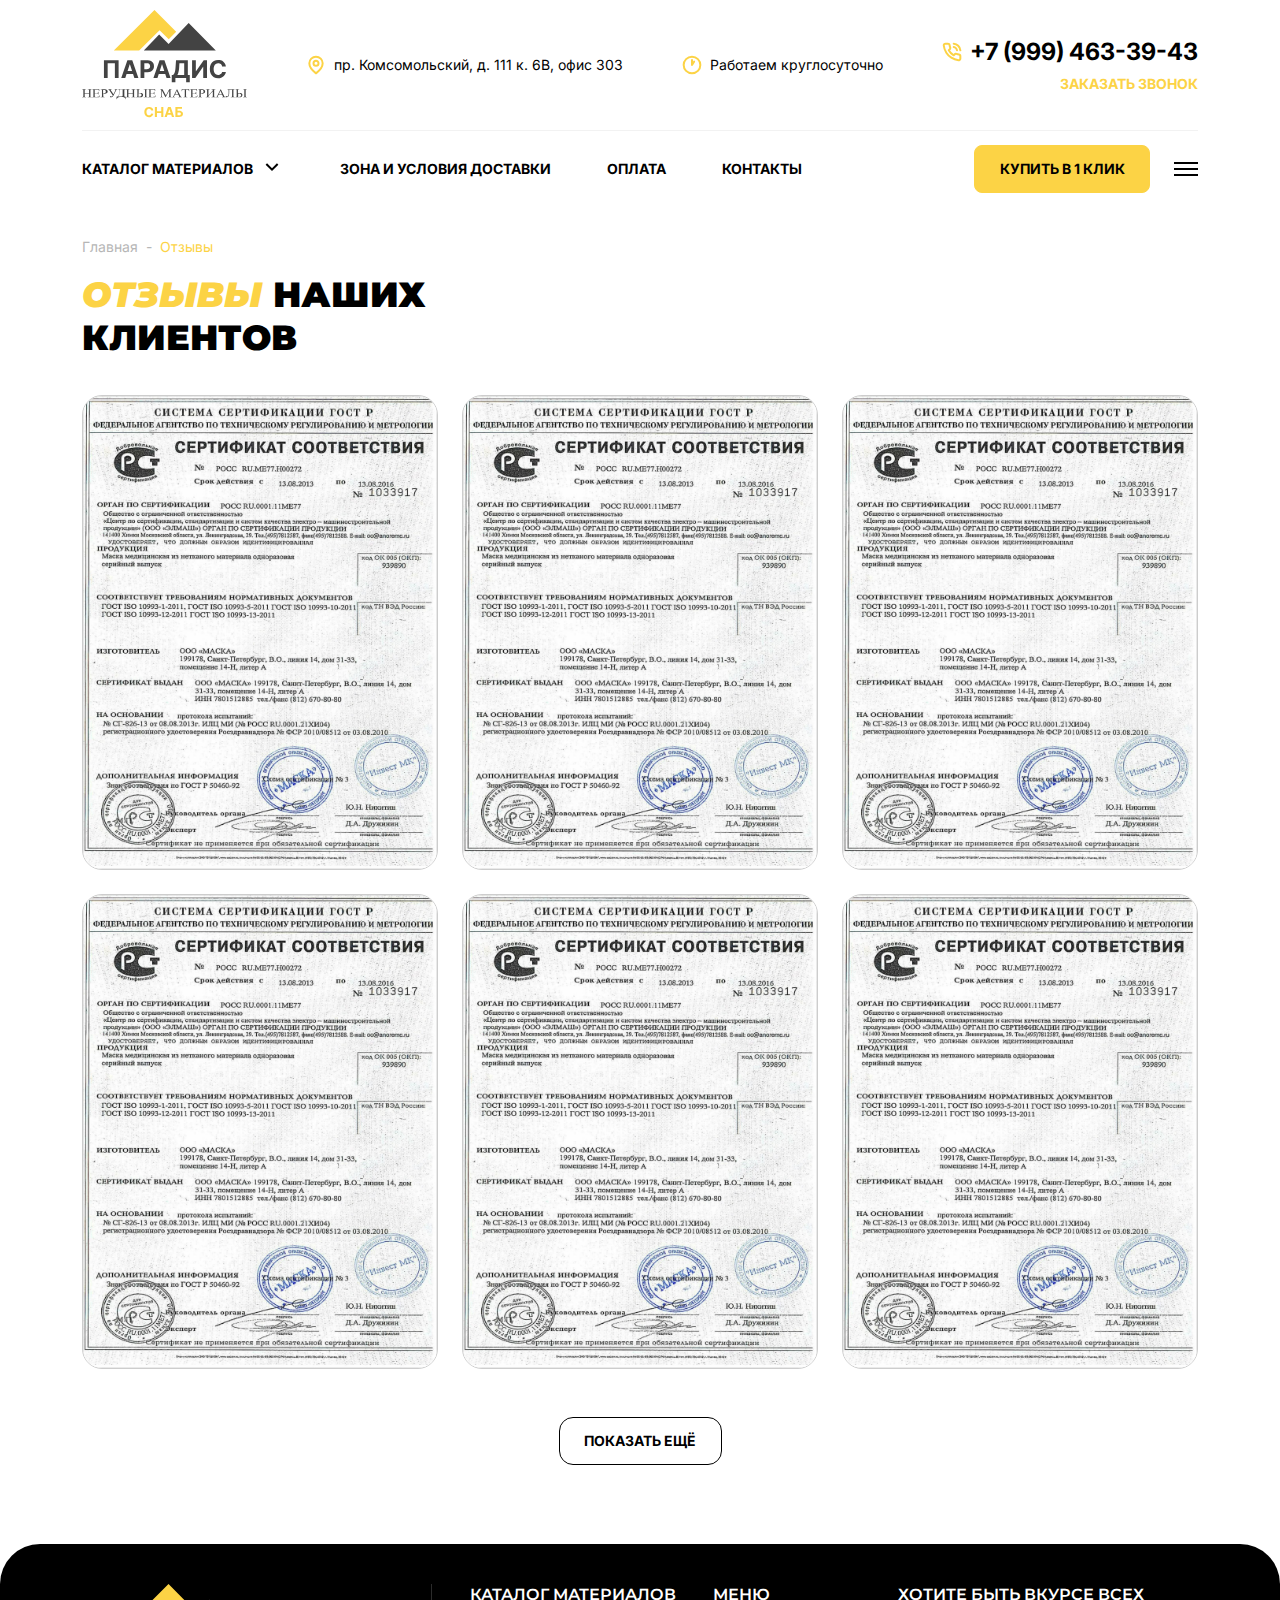
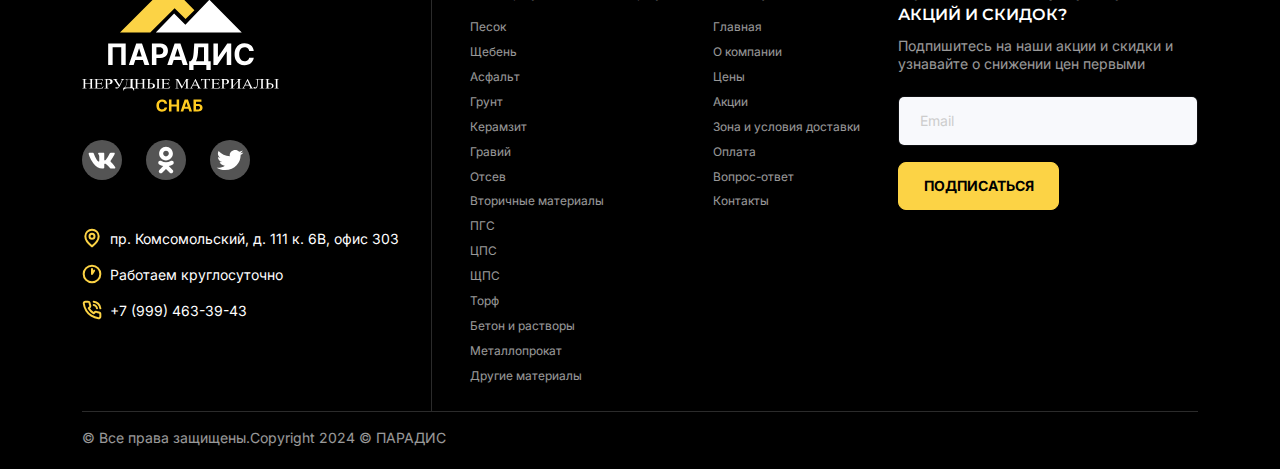
<file: reviews.html>
<!DOCTYPE html>
<html lang="ru">
<head>
    <meta charset="UTF-8">
    <meta name="viewport" content="width=device-width, initial-scale=1.0">
    <link rel="stylesheet" href="css/bootstrap.min.css">
    <link rel="stylesheet" href="css/swiper-bundle.min.css"/>
    <link rel="stylesheet" href="css/style.min.css">
    <title>Парадис</title>
</head>
<body>
    <header class="container px-xxl-5">
        <div class="d-flex justify-content-between align-items-center">
            <a href="index.html">
                <img src="imgs/logo.svg" alt="logo" class="logo">
            </a>
            <address class="d-none d-lg-flex align-items-center">
                <svg class="color-main" width="20" height="20" viewBox="0 0 20 20" fill="none" xmlns="http://www.w3.org/2000/svg">
                    <path d="M16.6666 8.33334C16.6666 13.3333 9.99992 18.3333 9.99992 18.3333C9.99992 18.3333 3.33325 13.3333 3.33325 8.33334C3.33325 6.56523 4.03563 4.86954 5.28587 3.61929C6.53612 2.36905 8.23181 1.66667 9.99992 1.66667C11.768 1.66667 13.4637 2.36905 14.714 3.61929C15.9642 4.86954 16.6666 6.56523 16.6666 8.33334Z" stroke="currentColor" stroke-width="2" stroke-linecap="round" stroke-linejoin="round"/>
                    <path d="M10 10.8333C11.3807 10.8333 12.5 9.71404 12.5 8.33333C12.5 6.95262 11.3807 5.83333 10 5.83333C8.61929 5.83333 7.5 6.95262 7.5 8.33333C7.5 9.71404 8.61929 10.8333 10 10.8333Z" stroke="currentColor" stroke-width="2" stroke-linecap="round" stroke-linejoin="round"/>
                </svg>                    
                <span class="ms-2">пр. Комсомольский, <br class="d-xl-none"/>д. 111 к. 6В, офис 303</span>
            </address>
            <div class="d-none d-lg-flex align-items-center">
                <svg class="color-main" width="20" height="20" viewBox="0 0 20 20" fill="none" xmlns="http://www.w3.org/2000/svg">
                    <path d="M9.99996 18.3333C14.6023 18.3333 18.3333 14.6024 18.3333 10C18.3333 5.39763 14.6023 1.66667 9.99996 1.66667C5.39759 1.66667 1.66663 5.39763 1.66663 10C1.66663 14.6024 5.39759 18.3333 9.99996 18.3333Z" stroke="currentColor" stroke-width="2" stroke-linecap="round" stroke-linejoin="round"/>
                    <path d="M10 5V10L12.0833 6.66667" stroke="currentColor" stroke-width="2" stroke-linecap="round" stroke-linejoin="round"/>
                </svg>                    
                <span class="ms-2">Работаем круглосуточно</span>
            </div>
            <div class="d-none d-sm-block ms-auto ms-lg-0">
                <a class="d-flex align-items-center mb-2" href="tel:+7 (999) 463-39-43">
                    <svg class="color-main" width="20" height="20" viewBox="0 0 20 20" fill="none" xmlns="http://www.w3.org/2000/svg">
                        <path d="M18.3333 14.1V16.6C18.3343 16.8321 18.2867 17.0618 18.1937 17.2745C18.1008 17.4871 17.9644 17.678 17.7934 17.8349C17.6224 17.9918 17.4205 18.1112 17.2006 18.1856C16.9808 18.2599 16.7478 18.2876 16.5167 18.2667C13.9523 17.988 11.4892 17.1118 9.32498 15.7083C7.31151 14.4289 5.60443 12.7218 4.32499 10.7083C2.91663 8.53433 2.04019 6.05916 1.76665 3.48333C1.74583 3.25288 1.77321 3.02063 1.84707 2.80135C1.92092 2.58207 2.03963 2.38057 2.19562 2.20968C2.35162 2.03879 2.54149 1.90225 2.75314 1.80876C2.9648 1.71527 3.1936 1.66688 3.42499 1.66666H5.92499C6.32941 1.66268 6.72148 1.80589 7.02812 2.0696C7.33476 2.33332 7.53505 2.69953 7.59165 3.09999C7.69717 3.90005 7.89286 4.6856 8.17499 5.44166C8.2871 5.73993 8.31137 6.06409 8.24491 6.37573C8.17844 6.68737 8.02404 6.97342 7.79998 7.19999L6.74165 8.25833C7.92795 10.3446 9.65536 12.072 11.7417 13.2583L12.8 12.2C13.0266 11.9759 13.3126 11.8215 13.6243 11.7551C13.9359 11.6886 14.26 11.7129 14.5583 11.825C15.3144 12.1071 16.0999 12.3028 16.9 12.4083C17.3048 12.4654 17.6745 12.6693 17.9388 12.9812C18.203 13.2931 18.3435 13.6913 18.3333 14.1Z" stroke="currentColor" stroke-width="2" stroke-linecap="round" stroke-linejoin="round"/>
                        <path d="M11.7084 1.66667C13.4069 1.84565 14.9935 2.599 16.2058 3.80216C17.418 5.00531 18.1833 6.58618 18.375 8.28334" stroke="currentColor" stroke-width="2" stroke-linecap="round" stroke-linejoin="round"/>
                        <path d="M11.7084 5C12.528 5.16161 13.2801 5.56586 13.867 6.16026C14.454 6.75466 14.8487 7.51177 15 8.33333" stroke="currentColor" stroke-width="2" stroke-linecap="round" stroke-linejoin="round"/>
                    </svg>                        
                    <span class="fs-17 fw-7 ms-2">+7 (999) 463-39-43</span>
                </a>
                <button type="button" data-bs-toggle="modal" data-bs-target="#callbackModal" class="color-main fw-7 ms-auto text-uppercase">Заказать звонок</button>
            </div>
            <a href="tel:+7 (999) 463-39-43" class="btn-call ms-auto d-sm-none">
                <svg width="20" height="20" viewBox="0 0 20 20" fill="none" xmlns="http://www.w3.org/2000/svg">
                    <path d="M18.3333 14.1V16.6C18.3343 16.8321 18.2867 17.0618 18.1937 17.2745C18.1008 17.4871 17.9644 17.678 17.7934 17.8349C17.6224 17.9918 17.4205 18.1112 17.2006 18.1856C16.9808 18.2599 16.7478 18.2876 16.5167 18.2667C13.9523 17.988 11.4892 17.1118 9.32498 15.7083C7.31151 14.4289 5.60443 12.7218 4.32499 10.7083C2.91663 8.53433 2.04019 6.05916 1.76665 3.48333C1.74583 3.25288 1.77321 3.02063 1.84707 2.80135C1.92092 2.58207 2.03963 2.38057 2.19562 2.20968C2.35162 2.03879 2.54149 1.90225 2.75314 1.80876C2.9648 1.71527 3.1936 1.66688 3.42499 1.66666H5.92499C6.32941 1.66268 6.72148 1.80589 7.02812 2.0696C7.33476 2.33332 7.53505 2.69953 7.59165 3.09999C7.69717 3.90005 7.89286 4.6856 8.17499 5.44166C8.2871 5.73993 8.31137 6.06409 8.24491 6.37573C8.17844 6.68737 8.02404 6.97342 7.79998 7.19999L6.74165 8.25833C7.92795 10.3446 9.65536 12.072 11.7417 13.2583L12.8 12.2C13.0266 11.9759 13.3126 11.8215 13.6243 11.7551C13.9359 11.6886 14.26 11.7129 14.5583 11.825C15.3144 12.1071 16.0999 12.3028 16.9 12.4083C17.3048 12.4654 17.6745 12.6693 17.9388 12.9812C18.203 13.2931 18.3435 13.6913 18.3333 14.1Z" stroke="currentColor" stroke-width="2" stroke-linecap="round" stroke-linejoin="round"/>
                    <path d="M11.7084 1.66667C13.4069 1.84565 14.9935 2.599 16.2058 3.80216C17.418 5.00531 18.1833 6.58618 18.375 8.28334" stroke="currentColor" stroke-width="2" stroke-linecap="round" stroke-linejoin="round"/>
                    <path d="M11.7084 5C12.528 5.16161 13.2801 5.56586 13.867 6.16026C14.454 6.75466 14.8487 7.51177 15 8.33333" stroke="currentColor" stroke-width="2" stroke-linecap="round" stroke-linejoin="round"/>
                </svg>
            </a>
            <button type="button" data-bs-toggle="offcanvas" data-bs-target="#offcanvasMenu" class="ms-4 ms-sm-5 d-lg-none">
                <svg width="24" height="24" viewBox="0 0 24 24" fill="none" xmlns="http://www.w3.org/2000/svg">
                    <rect y="5" width="24" height="2" fill="currentColor"/>
                    <rect y="11" width="24" height="2" fill="currentColor"/>
                    <rect y="17" width="24" height="2" fill="currentColor"/>
                </svg>                        
            </button>
        </div>

        <hr class="d-none d-lg-block">

        <nav class="d-none d-lg-flex justify-content-between align-items-center">
            <ul>
                <li class="hover">
                    <a href="" class="hover-link">
                        <span>кАТАЛОГ МАТЕРИАЛОВ</span>
                        <svg width="24" height="24" viewBox="0 0 24 24" fill="none" xmlns="http://www.w3.org/2000/svg">
                            <path d="M12 13.172L16.95 8.222L18.364 9.636L12 16L5.63601 9.636L7.05001 8.222L12 13.172Z" fill="currentColor"/>
                        </svg>
                    </a>
                    <ul class="hover-menu">
                        <li><a href="#">Раздел каталога</a></li>
                        <li><a href="#">Раздел каталога</a></li>
                        <li><a href="#">Раздел каталога</a></li>
                        <li><a href="#">Раздел каталога</a></li>
                    </ul>
                </li>
                <li>
                    <a href="">Зона и условия доставки</a>
                </li>
                <li>
                    <a href="">оПЛАТА</a>
                </li>
                <li>
                    <a href="">кОНТАКТЫ</a>
                </li>
            </ul>
            <div class="d-flex align-items-centers">
                <button type="button" data-bs-toggle="modal" data-bs-target="#orderModal" class="btn-fill radius-MD">кУПИТЬ В 1 КЛИК</button>
                <button type="button" data-bs-toggle="offcanvas" data-bs-target="#offcanvasMenu" class="ms-4">
                    <svg width="24" height="24" viewBox="0 0 24 24" fill="none" xmlns="http://www.w3.org/2000/svg">
                        <rect y="5" width="24" height="2" fill="currentColor"/>
                        <rect y="11" width="24" height="2" fill="currentColor"/>
                        <rect y="17" width="24" height="2" fill="currentColor"/>
                    </svg>                        
                </button>
            </div>
        </nav>
    </header>

    <main>
        <nav class="container px-xxl-5">
            <ol class="breadcrumb">
                <li class="breadcrumb-item"><a href="#">Главная</a></li>
                <li class="breadcrumb-item active" aria-current="page">Отзывы</li>
            </ol>
        </nav>

        <section class="container px-xxl-5">
            <h2><span class="color-main fst-italic">Отзывы</span> наших <br/>клиентов</h2>

            <div class="row row-cols-1 row-cols-sm-2 row-cols-md-3 g-3 g-md-4">
                <div>
                    <a class="" data-fslightbox="gallery" href="imgs/sertificate.jpg">
                        <figure class="imgCap">
                            <img src="imgs/sertificate.jpg" alt="sertificate">
                            <figcaption>
                                <h3>ООО «сТРОЙ»</h3>
                                <p>22.04.2023</p>
                            </figcaption>
                            <div class="imgCap-hover">
                                <div class="icon">
                                    <svg width="24" height="24" viewBox="0 0 24 24" fill="none" xmlns="http://www.w3.org/2000/svg">
                                        <path fill-rule="evenodd" clip-rule="evenodd" d="M7.46967 16.5284C7.17678 16.2355 7.17678 15.7606 7.46967 15.4677L15.9697 6.96772C16.2626 6.67482 16.7374 6.67482 17.0303 6.96772C17.3232 7.26061 17.3232 7.73549 17.0303 8.02838L8.53033 16.5284C8.23744 16.8213 7.76256 16.8213 7.46967 16.5284Z" fill="currentColor"/>
                                        <path fill-rule="evenodd" clip-rule="evenodd" d="M16.5 17.248C16.0858 17.248 15.75 16.9123 15.75 16.498L15.75 8.24805L7.5 8.24805C7.08579 8.24805 6.75 7.91226 6.75 7.49805C6.75 7.08383 7.08579 6.74805 7.5 6.74805L16.5 6.74805C16.9142 6.74805 17.25 7.08383 17.25 7.49805L17.25 16.498C17.25 16.9123 16.9142 17.248 16.5 17.248Z" fill="currentColor"/>
                                    </svg>
                                </div>
                            </div>
                        </figure>
                    </a>
                </div>
                <div>
                    <a class="" data-fslightbox="gallery" href="imgs/sertificate.jpg">
                        <figure class="imgCap">
                            <img src="imgs/sertificate.jpg" alt="sertificate">
                            <figcaption>
                                <h3>ООО «сТРОЙ»</h3>
                                <p>22.04.2023</p>
                            </figcaption>
                            <div class="imgCap-hover">
                                <div class="icon">
                                    <svg width="24" height="24" viewBox="0 0 24 24" fill="none" xmlns="http://www.w3.org/2000/svg">
                                        <path fill-rule="evenodd" clip-rule="evenodd" d="M7.46967 16.5284C7.17678 16.2355 7.17678 15.7606 7.46967 15.4677L15.9697 6.96772C16.2626 6.67482 16.7374 6.67482 17.0303 6.96772C17.3232 7.26061 17.3232 7.73549 17.0303 8.02838L8.53033 16.5284C8.23744 16.8213 7.76256 16.8213 7.46967 16.5284Z" fill="currentColor"/>
                                        <path fill-rule="evenodd" clip-rule="evenodd" d="M16.5 17.248C16.0858 17.248 15.75 16.9123 15.75 16.498L15.75 8.24805L7.5 8.24805C7.08579 8.24805 6.75 7.91226 6.75 7.49805C6.75 7.08383 7.08579 6.74805 7.5 6.74805L16.5 6.74805C16.9142 6.74805 17.25 7.08383 17.25 7.49805L17.25 16.498C17.25 16.9123 16.9142 17.248 16.5 17.248Z" fill="currentColor"/>
                                    </svg>
                                </div>
                            </div>
                        </figure>
                    </a>
                </div>
                <div>
                    <a class="" data-fslightbox="gallery" href="imgs/sertificate.jpg">
                        <figure class="imgCap">
                            <img src="imgs/sertificate.jpg" alt="sertificate">
                            <figcaption>
                                <h3>ООО «сТРОЙ»</h3>
                                <p>22.04.2023</p>
                            </figcaption>
                            <div class="imgCap-hover">
                                <div class="icon">
                                    <svg width="24" height="24" viewBox="0 0 24 24" fill="none" xmlns="http://www.w3.org/2000/svg">
                                        <path fill-rule="evenodd" clip-rule="evenodd" d="M7.46967 16.5284C7.17678 16.2355 7.17678 15.7606 7.46967 15.4677L15.9697 6.96772C16.2626 6.67482 16.7374 6.67482 17.0303 6.96772C17.3232 7.26061 17.3232 7.73549 17.0303 8.02838L8.53033 16.5284C8.23744 16.8213 7.76256 16.8213 7.46967 16.5284Z" fill="currentColor"/>
                                        <path fill-rule="evenodd" clip-rule="evenodd" d="M16.5 17.248C16.0858 17.248 15.75 16.9123 15.75 16.498L15.75 8.24805L7.5 8.24805C7.08579 8.24805 6.75 7.91226 6.75 7.49805C6.75 7.08383 7.08579 6.74805 7.5 6.74805L16.5 6.74805C16.9142 6.74805 17.25 7.08383 17.25 7.49805L17.25 16.498C17.25 16.9123 16.9142 17.248 16.5 17.248Z" fill="currentColor"/>
                                    </svg>
                                </div>
                            </div>
                        </figure>
                    </a>
                </div>
                <div>
                    <a class="" data-fslightbox="gallery" href="imgs/sertificate.jpg">
                        <figure class="imgCap">
                            <img src="imgs/sertificate.jpg" alt="sertificate">
                            <figcaption>
                                <h3>ООО «сТРОЙ»</h3>
                                <p>22.04.2023</p>
                            </figcaption>
                            <div class="imgCap-hover">
                                <div class="icon">
                                    <svg width="24" height="24" viewBox="0 0 24 24" fill="none" xmlns="http://www.w3.org/2000/svg">
                                        <path fill-rule="evenodd" clip-rule="evenodd" d="M7.46967 16.5284C7.17678 16.2355 7.17678 15.7606 7.46967 15.4677L15.9697 6.96772C16.2626 6.67482 16.7374 6.67482 17.0303 6.96772C17.3232 7.26061 17.3232 7.73549 17.0303 8.02838L8.53033 16.5284C8.23744 16.8213 7.76256 16.8213 7.46967 16.5284Z" fill="currentColor"/>
                                        <path fill-rule="evenodd" clip-rule="evenodd" d="M16.5 17.248C16.0858 17.248 15.75 16.9123 15.75 16.498L15.75 8.24805L7.5 8.24805C7.08579 8.24805 6.75 7.91226 6.75 7.49805C6.75 7.08383 7.08579 6.74805 7.5 6.74805L16.5 6.74805C16.9142 6.74805 17.25 7.08383 17.25 7.49805L17.25 16.498C17.25 16.9123 16.9142 17.248 16.5 17.248Z" fill="currentColor"/>
                                    </svg>
                                </div>
                            </div>
                        </figure>
                    </a>
                </div>
                <div>
                    <a class="" data-fslightbox="gallery" href="imgs/sertificate.jpg">
                        <figure class="imgCap">
                            <img src="imgs/sertificate.jpg" alt="sertificate">
                            <figcaption>
                                <h3>ООО «сТРОЙ»</h3>
                                <p>22.04.2023</p>
                            </figcaption>
                            <div class="imgCap-hover">
                                <div class="icon">
                                    <svg width="24" height="24" viewBox="0 0 24 24" fill="none" xmlns="http://www.w3.org/2000/svg">
                                        <path fill-rule="evenodd" clip-rule="evenodd" d="M7.46967 16.5284C7.17678 16.2355 7.17678 15.7606 7.46967 15.4677L15.9697 6.96772C16.2626 6.67482 16.7374 6.67482 17.0303 6.96772C17.3232 7.26061 17.3232 7.73549 17.0303 8.02838L8.53033 16.5284C8.23744 16.8213 7.76256 16.8213 7.46967 16.5284Z" fill="currentColor"/>
                                        <path fill-rule="evenodd" clip-rule="evenodd" d="M16.5 17.248C16.0858 17.248 15.75 16.9123 15.75 16.498L15.75 8.24805L7.5 8.24805C7.08579 8.24805 6.75 7.91226 6.75 7.49805C6.75 7.08383 7.08579 6.74805 7.5 6.74805L16.5 6.74805C16.9142 6.74805 17.25 7.08383 17.25 7.49805L17.25 16.498C17.25 16.9123 16.9142 17.248 16.5 17.248Z" fill="currentColor"/>
                                    </svg>
                                </div>
                            </div>
                        </figure>
                    </a>
                </div>
                <div>
                    <a class="" data-fslightbox="gallery" href="imgs/sertificate.jpg">
                        <figure class="imgCap">
                            <img src="imgs/sertificate.jpg" alt="sertificate">
                            <figcaption>
                                <h3>ООО «сТРОЙ»</h3>
                                <p>22.04.2023</p>
                            </figcaption>
                            <div class="imgCap-hover">
                                <div class="icon">
                                    <svg width="24" height="24" viewBox="0 0 24 24" fill="none" xmlns="http://www.w3.org/2000/svg">
                                        <path fill-rule="evenodd" clip-rule="evenodd" d="M7.46967 16.5284C7.17678 16.2355 7.17678 15.7606 7.46967 15.4677L15.9697 6.96772C16.2626 6.67482 16.7374 6.67482 17.0303 6.96772C17.3232 7.26061 17.3232 7.73549 17.0303 8.02838L8.53033 16.5284C8.23744 16.8213 7.76256 16.8213 7.46967 16.5284Z" fill="currentColor"/>
                                        <path fill-rule="evenodd" clip-rule="evenodd" d="M16.5 17.248C16.0858 17.248 15.75 16.9123 15.75 16.498L15.75 8.24805L7.5 8.24805C7.08579 8.24805 6.75 7.91226 6.75 7.49805C6.75 7.08383 7.08579 6.74805 7.5 6.74805L16.5 6.74805C16.9142 6.74805 17.25 7.08383 17.25 7.49805L17.25 16.498C17.25 16.9123 16.9142 17.248 16.5 17.248Z" fill="currentColor"/>
                                    </svg>
                                </div>
                            </div>
                        </figure>
                    </a>
                </div>
            </div>

            <button type="button" class="mt-4 mt-sm-5 btn-border mx-auto">Показать ещё</button>
        </section>
    </main>

    <footer>
        <div class="container px-xxl-5">
            <div class="footerGrid">
                <div class="footerGrid-info">
                    <img src="imgs/logo-white.svg" alt="Парадис нерудные материалы">
                    <ul class="social list-unstyled mt-4">
                        <li class="me-4">
                            <a href="">
                                <svg width="40" height="40" viewBox="0 0 40 40" fill="none" xmlns="http://www.w3.org/2000/svg">
                                    <path fill-rule="evenodd" clip-rule="evenodd" d="M32.7216 13.7784C32.907 13.1603 32.7216 12.7061 31.8393 12.7061H28.9219C28.1801 12.7061 27.8384 13.0984 27.6529 13.5312C27.6529 13.5312 26.1692 17.1473 24.0675 19.4962C23.3875 20.1761 23.0785 20.3922 22.7076 20.3922C22.5221 20.3922 22.2537 20.1761 22.2537 19.5581V13.7784C22.2537 13.0365 22.0385 12.7061 21.4202 12.7061H16.8358C16.3723 12.7061 16.0935 13.0503 16.0935 13.3766C16.0935 14.0799 17.1442 14.242 17.2526 16.22V20.5162C17.2526 21.4581 17.0825 21.629 16.7116 21.629C15.7226 21.629 13.3171 17.9965 11.8901 13.8403C11.6104 13.0324 11.3299 12.7061 10.5843 12.7061H7.66698C6.83345 12.7061 6.66675 13.0984 6.66675 13.5312C6.66675 14.3039 7.65594 18.1365 11.272 23.2052C13.683 26.6664 17.0792 28.5431 20.1699 28.5431C22.0245 28.5431 22.2537 28.1263 22.2537 27.4084V24.7922C22.2537 23.9587 22.4294 23.7924 23.0164 23.7924C23.4494 23.7924 24.191 24.0087 25.9221 25.6776C27.9 27.6554 28.2259 28.5431 29.3387 28.5431H32.2561C33.0896 28.5431 33.5063 28.1263 33.2659 27.3038C33.0029 26.4841 32.0585 25.295 30.8053 23.8851C30.1253 23.0814 29.1053 22.216 28.7965 21.7834C28.3637 21.227 28.4873 20.9799 28.7965 20.4856C28.7965 20.4856 32.3507 15.4786 32.7216 13.7786V13.7784Z" fill="currentColor"/>
                                </svg>                                    
                            </a>
                        </li>
                        <li class="me-4">
                            <a href="">
                                <svg width="40" height="40" viewBox="0 0 40 40" fill="none" xmlns="http://www.w3.org/2000/svg">
                                    <path d="M19.9997 10.7005C21.5711 10.7005 22.8492 11.9786 22.8492 13.55C22.8492 15.12 21.5707 16.3982 19.9997 16.3982C18.4293 16.3982 17.1509 15.12 17.1509 13.55C17.1505 11.9783 18.4297 10.7005 19.9997 10.7005ZM19.9997 20.4297C23.7953 20.4297 26.882 17.344 26.882 13.55C26.882 9.75403 23.7957 6.66699 19.9997 6.66699C16.2044 6.66699 13.1174 9.75436 13.1174 13.55C13.1174 17.344 16.2044 20.4297 19.9997 20.4297ZM22.784 26.0434C24.1998 25.721 25.5509 25.1615 26.7803 24.3887C27.2328 24.104 27.5537 23.6511 27.6724 23.1298C27.7911 22.6084 27.6978 22.0613 27.4131 21.6087C27.2723 21.3844 27.0886 21.19 26.8726 21.0367C26.6566 20.8835 26.4125 20.7743 26.1543 20.7154C25.8961 20.6565 25.6288 20.6492 25.3677 20.6937C25.1066 20.7382 24.8569 20.8338 24.6327 20.9749C21.8132 22.7475 18.1843 22.7462 15.367 20.9749C15.1429 20.8337 14.8932 20.7381 14.6321 20.6936C14.3711 20.6491 14.1038 20.6564 13.8456 20.7153C13.5874 20.7742 13.3433 20.8834 13.1273 21.0367C12.9114 21.19 12.7278 21.3843 12.587 21.6087C12.3022 22.0611 12.2088 22.6082 12.3272 23.1295C12.4457 23.6509 12.7664 24.1038 13.2188 24.3887C14.4481 25.1612 15.7989 25.7207 17.2144 26.0434L13.3671 29.8914C12.989 30.2696 12.7766 30.7825 12.7767 31.3173C12.7768 31.8521 12.9894 32.365 13.3676 32.7431C13.7458 33.1211 14.2587 33.3335 14.7935 33.3334C15.3283 33.3333 15.8412 33.1208 16.2192 32.7426L19.9991 28.9621L23.7812 32.7429C23.9682 32.9302 24.1903 33.0787 24.4347 33.1801C24.6792 33.2815 24.9413 33.3337 25.2059 33.3337C25.4706 33.3337 25.7327 33.2815 25.9771 33.1801C26.2216 33.0787 26.4437 32.9302 26.6307 32.7429C26.8183 32.5559 26.9671 32.3338 27.0686 32.0891C27.1701 31.8445 27.2224 31.5823 27.2224 31.3175C27.2224 31.0526 27.1701 30.7904 27.0686 30.5458C26.9671 30.3012 26.8183 30.079 26.6307 29.8921L22.784 26.0434Z" fill="currentColor"/>
                                </svg>                                    
                            </a>
                        </li>
                        <li class="me-4">
                            <a href="">
                                <svg width="40" height="40" viewBox="0 0 40 40" fill="none" xmlns="http://www.w3.org/2000/svg">
                                    <path d="M33.3334 12.4359C32.381 12.8205 31.2926 13.0769 30.2042 13.2051C31.2926 12.5641 32.245 11.5385 32.6531 10.3846C31.5647 11.0256 30.4763 11.4103 29.1157 11.6667C28.1634 10.641 26.6667 10 25.1701 10C22.1769 10 19.728 12.3077 19.728 15.1282C19.728 15.5128 19.728 15.8974 19.864 16.282C15.3742 16.0256 11.2926 13.9744 8.5715 10.8974C8.16334 11.6667 7.89123 12.5641 7.89123 13.4615C7.89123 15.2564 8.84362 16.7949 10.3402 17.6923C9.38783 17.6923 8.5715 17.4359 7.89123 17.0513C7.89123 19.4872 9.79599 21.6667 12.245 22.0513C11.8368 22.1795 11.2926 22.1795 10.7484 22.1795C10.3402 22.1795 10.0681 22.1795 9.65994 22.0513C10.3402 24.1026 12.381 25.641 14.83 25.641C12.9253 27.0513 10.6123 27.8205 8.02729 27.8205C7.61913 27.8205 7.21097 27.8205 6.66675 27.6923C9.11573 29.1026 11.9729 30 15.1021 30C25.1702 30 30.6123 22.1795 30.6123 15.3846V14.7436C31.7008 14.359 32.6531 13.4615 33.3334 12.4359Z" fill="currentColor"/>
                                </svg>                                    
                            </a>
                        </li>
                    </ul>
                    <ul class="list-unstyled mt-5">
                        <li class="mb-3">
                            <address class="d-flex align-items-center justify-content-center justify-content-sm-start">
                                <svg class="color-main" width="20" height="20" viewBox="0 0 20 20" fill="none" xmlns="http://www.w3.org/2000/svg">
                                    <path d="M16.6666 8.33366C16.6666 13.3337 9.99992 18.3337 9.99992 18.3337C9.99992 18.3337 3.33325 13.3337 3.33325 8.33366C3.33325 6.56555 4.03563 4.86986 5.28587 3.61961C6.53612 2.36937 8.23181 1.66699 9.99992 1.66699C11.768 1.66699 13.4637 2.36937 14.714 3.61961C15.9642 4.86986 16.6666 6.56555 16.6666 8.33366Z" stroke="currentColor" stroke-width="2" stroke-linecap="round" stroke-linejoin="round"/>
                                    <path d="M10 10.833C11.3807 10.833 12.5 9.71372 12.5 8.33301C12.5 6.9523 11.3807 5.83301 10 5.83301C8.61929 5.83301 7.5 6.9523 7.5 8.33301C7.5 9.71372 8.61929 10.833 10 10.833Z" stroke="currentColor" stroke-width="2" stroke-linecap="round" stroke-linejoin="round"/>
                                </svg>                                    
                                <span class="ms-2">пр. Комсомольский, д. 111 к. 6В, офис 303</span>
                            </address>
                        </li>
                        <li class="mb-3">
                            <div class="d-flex align-items-center justify-content-center justify-content-sm-start">
                                <svg class="color-main" width="20" height="20" viewBox="0 0 20 20" fill="none" xmlns="http://www.w3.org/2000/svg">
                                    <path d="M10.0001 18.3337C14.6025 18.3337 18.3334 14.6027 18.3334 10.0003C18.3334 5.39795 14.6025 1.66699 10.0001 1.66699C5.39771 1.66699 1.66675 5.39795 1.66675 10.0003C1.66675 14.6027 5.39771 18.3337 10.0001 18.3337Z" stroke="currentColor" stroke-width="2" stroke-linecap="round" stroke-linejoin="round"/>
                                    <path d="M10 5V10L12.0833 6.66667" stroke="currentColor" stroke-width="2" stroke-linecap="round" stroke-linejoin="round"/>
                                </svg>                                    
                                <span class="ms-2">Работаем круглосуточно</span>
                            </div>
                        </li>
                        <li>
                            <div class="d-flex align-items-center justify-content-center justify-content-sm-start">
                                <svg class="color-main" width="20" height="20" viewBox="0 0 20 20" fill="none" xmlns="http://www.w3.org/2000/svg">
                                    <path d="M18.3334 14.1004V16.6004C18.3344 16.8325 18.2868 17.0622 18.1939 17.2749C18.1009 17.4875 17.9645 17.6784 17.7935 17.8353C17.6225 17.9922 17.4206 18.1116 17.2007 18.186C16.9809 18.2603 16.7479 18.288 16.5168 18.2671C13.9525 17.9884 11.4893 17.1122 9.32511 15.7087C7.31163 14.4293 5.60455 12.7222 4.32511 10.7087C2.91676 8.53474 2.04031 6.05957 1.76677 3.48374C1.74595 3.2533 1.77334 3.02104 1.84719 2.80176C1.92105 2.58248 2.03975 2.38098 2.19575 2.21009C2.35174 2.0392 2.54161 1.90266 2.75327 1.80917C2.96492 1.71569 3.19372 1.66729 3.42511 1.66707H5.92511C6.32953 1.66309 6.7216 1.80631 7.02824 2.07002C7.33488 2.33373 7.53517 2.69995 7.59177 3.10041C7.69729 3.90046 7.89298 4.68601 8.17511 5.44207C8.28723 5.74034 8.31149 6.0645 8.24503 6.37614C8.17857 6.68778 8.02416 6.97383 7.80011 7.20041L6.74177 8.25874C7.92807 10.345 9.65549 12.0724 11.7418 13.2587L12.8001 12.2004C13.0267 11.9764 13.3127 11.8219 13.6244 11.7555C13.936 11.689 14.2602 11.7133 14.5584 11.8254C15.3145 12.1075 16.1001 12.3032 16.9001 12.4087C17.3049 12.4658 17.6746 12.6697 17.9389 12.9817C18.2032 13.2936 18.3436 13.6917 18.3334 14.1004Z" stroke="currentColor" stroke-width="2" stroke-linecap="round" stroke-linejoin="round"/>
                                    <path d="M11.7083 1.66699C13.4068 1.84597 14.9934 2.59932 16.2056 3.80248C17.4179 5.00563 18.1832 6.5865 18.3749 8.28366" stroke="currentColor" stroke-width="2" stroke-linecap="round" stroke-linejoin="round"/>
                                    <path d="M11.7083 5C12.5278 5.16161 13.2799 5.56586 13.8669 6.16026C14.4539 6.75466 14.8486 7.51177 14.9999 8.33333" stroke="currentColor" stroke-width="2" stroke-linecap="round" stroke-linejoin="round"/>
                                </svg>                                                                       
                                <a href="tel:+79994633943" class="ms-2">+7 (999) 463-39-43</a>
                            </div>
                        </li>
                    </ul>
                </div>
                <div class="footerGrid-menu">
                    <div>
                        <h6>Каталог материалов</h6>
                        <ul class="list-unstyled">
                            <li><a href="">Песок</a></li>
                            <li><a href="">Щебень</a></li>
                            <li><a href="">Асфальт</a></li>
                            <li><a href="">Грунт</a></li>
                            <li><a href="">Керамзит</a></li>
                            <li><a href="">Гравий</a></li>
                            <li><a href="">Отсев</a></li>
                            <li><a href="">Вторичные материалы</a></li>
                            <li><a href="">ПГС</a></li>
                            <li><a href="">ЦПС</a></li>
                            <li><a href="">ЩПС</a></li>
                            <li><a href="">Торф</a></li>
                            <li><a href="">Бетон и растворы</a></li>
                            <li><a href="">Металлопрокат</a></li>
                            <li><a href="">Другие материалы</a></li>
                        </ul>
                    </div>
                    <div>
                        <h6>меню</h6>
                        <ul class="list-unstyled">
                            <li><a href="">Главная</a></li>
                            <li><a href="">О компании</a></li>
                            <li><a href="">Цены</a></li>
                            <li><a href="">Акции</a></li>
                            <li><a href="">Зона и условия доставки</a></li>
                            <li><a href="">Оплата</a></li>
                            <li><a href="">Вопрос-ответ</a></li>
                            <li><a href="">Контакты</a></li>
                        </ul>
                    </div>
                </div>
                <div class="footerGrid-subscription">
                    <h6>Хотите быть вкурсе всех акций и скидок?</h6>
                    <p class="mb-4">Подпишитесь на наши акции и скидки и узнавайте о снижении цен первыми</p>
                    <form action="">
                        <input type="email" class="form-control" placeholder="Email">
                        <button type="button" class="btn-fill radius-MD mt-3">Подписаться</button>
                    </form>
                </div>
                <div class="footerGrid-copyright">
                    <p>© Все права защищены.Copyright 2024 © ПАРАДИС</p>
                </div>
            </div>
        </div>
    </footer>

    <div class="modal fade" id="callbackModal" tabindex="-1" aria-hidden="true">
        <div class="modal-dialog modal-lg">
            <div class="modal-content">
                <div class="modal-header">
                    <h4>Перезвоним в течение часа!</h4>
                    <button type="button" class="btn-close" data-bs-dismiss="modal" aria-label="Close">
                        <svg width="1em" height="1em" viewBox="0 0 25 24" fill="none" xmlns="http://www.w3.org/2000/svg">
                            <path fill-rule="evenodd" clip-rule="evenodd" d="M4.45209 3.46967C4.74498 3.17678 5.21986 3.17678 5.51275 3.46967L21.5128 19.4697C21.8056 19.7626 21.8056 20.2374 21.5128 20.5303C21.2199 20.8232 20.745 20.8232 20.4521 20.5303L4.45209 4.53033C4.1592 4.23744 4.1592 3.76256 4.45209 3.46967Z" fill="#0A0A0A"/>
                            <path fill-rule="evenodd" clip-rule="evenodd" d="M21.5128 3.46967C21.8056 3.76256 21.8056 4.23744 21.5128 4.53033L5.51275 20.5303C5.21986 20.8232 4.74498 20.8232 4.45209 20.5303C4.1592 20.2374 4.1592 19.7626 4.45209 19.4697L20.4521 3.46967C20.745 3.17678 21.2199 3.17678 21.5128 3.46967Z" fill="#0A0A0A"/>
                        </svg>                            
                    </button>
                </div>
                <div class="modal-body">
                    <p class="mb-4">Оставьте заявку и мы перезвоним вам уже сегодня</p>
                    <form action="">
                        <div class="row g-3">
                            <div class="col-12 col-md-6">
                                <input type="text" class="form-control" placeholder="Ваше имя">
                            </div>
                            <div class="col-12 col-md-6">
                                <input type="tel" class="form-control" placeholder="Номер телефона">
                            </div>
                            <div class="col-12">
                                <label class="form-check">
                                    <input class="form-check-input" type="checkbox" value="">
                                    <div class="form-check-text">
                                        Я согласен на обработку <a href="" class="color-main">персональных данных</a>
                                    </div>
                                </label>
                            </div>
                            <div class="col-12 col-md-5">
                                <button type="submit" class="btn-fill w-100">Заказать звонок</button>
                            </div>
                        </div>
                    </form>
                </div>
            </div>
        </div>
    </div>

    <div class="modal fade" id="orderModal" tabindex="-1" aria-hidden="true">
        <div class="modal-dialog modal-lg">
            <div class="modal-content">
                <div class="modal-header">
                    <h4>Доставим песок уже сегодня!</h4>
                    <button type="button" class="btn-close" data-bs-dismiss="modal" aria-label="Close">
                        <svg width="1em" height="1em" viewBox="0 0 25 24" fill="none" xmlns="http://www.w3.org/2000/svg">
                            <path fill-rule="evenodd" clip-rule="evenodd" d="M4.45209 3.46967C4.74498 3.17678 5.21986 3.17678 5.51275 3.46967L21.5128 19.4697C21.8056 19.7626 21.8056 20.2374 21.5128 20.5303C21.2199 20.8232 20.745 20.8232 20.4521 20.5303L4.45209 4.53033C4.1592 4.23744 4.1592 3.76256 4.45209 3.46967Z" fill="#0A0A0A"/>
                            <path fill-rule="evenodd" clip-rule="evenodd" d="M21.5128 3.46967C21.8056 3.76256 21.8056 4.23744 21.5128 4.53033L5.51275 20.5303C5.21986 20.8232 4.74498 20.8232 4.45209 20.5303C4.1592 20.2374 4.1592 19.7626 4.45209 19.4697L20.4521 3.46967C20.745 3.17678 21.2199 3.17678 21.5128 3.46967Z" fill="#0A0A0A"/>
                        </svg>                            
                    </button>
                </div>
                <div class="modal-body">
                    <p class="mb-4">Оставьте заявку и мы доставим вам песок уже сегодня</p>
                    <form action="">
                        <div class="row g-3">
                            <div class="col-12 col-md-6">
                                <input type="text" class="form-control" placeholder="Ваше имя">
                            </div>
                            <div class="col-12 col-md-6">
                                <input type="tel" class="form-control" placeholder="Ваш телефон">
                            </div>
                            <div class="col-12">
                                <label class="form-check">
                                    <input class="form-check-input" type="checkbox" value="">
                                    <div class="form-check-text">
                                        Я согласен на обработку <a href="" class="color-main">персональных данных</a>
                                    </div>
                                </label>
                            </div>
                            <div class="col-12 col-md-5">
                                <button type="submit" class="btn-fill w-100">Купить в 1 клик</button>
                            </div>
                            <div class="col-12 col-md-7">
                                <div class="row row-cols-sm-2 g-3">
                                    <div>
                                        <button type="button" data-bs-toggle="modal" data-bs-target="#callbackModal" class="btn-black px-2 w-100">Заказать звонок</button>
                                    </div>
                                    <div>
                                        <button type="button" class="btn-black px-2 w-100">Задать вопрос</button>
                                    </div>
                                </div>
                            </div>
                        </div>
                    </form>
                </div>
            </div>
        </div>
    </div>

    <div class="offcanvas offcanvas-end" tabindex="-1" id="offcanvasMenu">
        <div class="offcanvas-header">
            <img class="d-lg-none logo" src="imgs/logo.svg" alt="Парадис">
            <button type="button" class="btn-close" data-bs-dismiss="offcanvas">
                <svg width="1em" height="1em" viewBox="0 0 25 24" fill="none" xmlns="http://www.w3.org/2000/svg">
                    <path fill-rule="evenodd" clip-rule="evenodd" d="M4.45209 3.46967C4.74498 3.17678 5.21986 3.17678 5.51275 3.46967L21.5128 19.4697C21.8056 19.7626 21.8056 20.2374 21.5128 20.5303C21.2199 20.8232 20.745 20.8232 20.4521 20.5303L4.45209 4.53033C4.1592 4.23744 4.1592 3.76256 4.45209 3.46967Z" fill="#0A0A0A"/>
                    <path fill-rule="evenodd" clip-rule="evenodd" d="M21.5128 3.46967C21.8056 3.76256 21.8056 4.23744 21.5128 4.53033L5.51275 20.5303C5.21986 20.8232 4.74498 20.8232 4.45209 20.5303C4.1592 20.2374 4.1592 19.7626 4.45209 19.4697L20.4521 3.46967C20.745 3.17678 21.2199 3.17678 21.5128 3.46967Z" fill="#0A0A0A"/>
                </svg>
            </button>
        </div>
        <div class="offcanvas-body">
            <ul>
                <li class="d-lg-none">
                    <div class="d-flex w-100">
                        <a href="">Каталог материалов</a>
                        <button class="ms-auto" type="button" data-bs-toggle="collapse" data-bs-target="#collapseMenu" aria-expanded="false">
                            <svg width="24" height="24" viewBox="0 0 24 24" fill="none" xmlns="http://www.w3.org/2000/svg">
                                <path d="M12 13.172L16.95 8.222L18.364 9.636L12 16L5.63601 9.636L7.05001 8.222L12 13.172Z" fill="currentColor"/>
                            </svg>
                        </button>
                    </div>
                    <ul class="collapse" id="collapseMenu">
                        <li><a href="#">Раздел каталога</a></li>
                        <li><a href="#">Раздел каталога</a></li>
                        <li><a href="#">Раздел каталога</a></li>
                        <li><a href="#">Раздел каталога</a></li>
                    </ul>
                </li>
                <li class="d-lg-none">
                    <a href="">Зона и условия доставки</a>
                </li>
                <li class="d-lg-none">
                    <a href="">Оплата</a>
                </li>
                <li class="d-lg-none">
                    <a href="">Контакты</a>
                </li>
                <li>
                    <div class="d-flex w-100">
                        <a href="">О компании</a>
                        <button class="ms-auto" type="button" data-bs-toggle="collapse" data-bs-target="#collapseAbout" aria-expanded="false">
                            <svg width="24" height="24" viewBox="0 0 24 24" fill="none" xmlns="http://www.w3.org/2000/svg">
                                <path d="M12 13.172L16.95 8.222L18.364 9.636L12 16L5.63601 9.636L7.05001 8.222L12 13.172Z" fill="currentColor"/>
                            </svg>
                        </button>
                    </div>
                    <ul class="collapse" id="collapseAbout">
                        <li><a href="#">Раздел о компании</a></li>
                        <li><a href="#">Раздел о компании</a></li>
                        <li><a href="#">Раздел о компании</a></li>
                        <li><a href="#">Раздел о компании</a></li>
                    </ul>
                </li>
                <li>
                    <a href="">Акции</a>
                </li>
                <li>
                    <a href="">Вопрос-ответ</a>
                </li>
            </ul>
        </div>
        <div class="offcanvas-footer">
            <address class="d-flex align-items-center">
                <svg class="color-main" width="20" height="20" viewBox="0 0 20 20" fill="none" xmlns="http://www.w3.org/2000/svg">
                    <path d="M16.6666 8.33334C16.6666 13.3333 9.99992 18.3333 9.99992 18.3333C9.99992 18.3333 3.33325 13.3333 3.33325 8.33334C3.33325 6.56523 4.03563 4.86954 5.28587 3.61929C6.53612 2.36905 8.23181 1.66667 9.99992 1.66667C11.768 1.66667 13.4637 2.36905 14.714 3.61929C15.9642 4.86954 16.6666 6.56523 16.6666 8.33334Z" stroke="currentColor" stroke-width="2" stroke-linecap="round" stroke-linejoin="round"/>
                    <path d="M10 10.8333C11.3807 10.8333 12.5 9.71404 12.5 8.33333C12.5 6.95262 11.3807 5.83333 10 5.83333C8.61929 5.83333 7.5 6.95262 7.5 8.33333C7.5 9.71404 8.61929 10.8333 10 10.8333Z" stroke="currentColor" stroke-width="2" stroke-linecap="round" stroke-linejoin="round"/>
                </svg>                    
                <span class="ms-2">пр. Комсомольский, д. 111 к. 6В, офис 303</span>
            </address>
            <div class="d-flex align-items-center mt-4">
                <svg class="color-main" width="20" height="20" viewBox="0 0 20 20" fill="none" xmlns="http://www.w3.org/2000/svg">
                    <path d="M9.99996 18.3333C14.6023 18.3333 18.3333 14.6024 18.3333 10C18.3333 5.39763 14.6023 1.66667 9.99996 1.66667C5.39759 1.66667 1.66663 5.39763 1.66663 10C1.66663 14.6024 5.39759 18.3333 9.99996 18.3333Z" stroke="currentColor" stroke-width="2" stroke-linecap="round" stroke-linejoin="round"/>
                    <path d="M10 5V10L12.0833 6.66667" stroke="currentColor" stroke-width="2" stroke-linecap="round" stroke-linejoin="round"/>
                </svg>                    
                <span class="ms-2">Работаем круглосуточно</span>
            </div>
            <a class="d-flex align-items-center mt-4 mb-2" href="tel:+7 (999) 463-39-43">
                <svg class="color-main" width="20" height="20" viewBox="0 0 20 20" fill="none" xmlns="http://www.w3.org/2000/svg">
                    <path d="M18.3333 14.1V16.6C18.3343 16.8321 18.2867 17.0618 18.1937 17.2745C18.1008 17.4871 17.9644 17.678 17.7934 17.8349C17.6224 17.9918 17.4205 18.1112 17.2006 18.1856C16.9808 18.2599 16.7478 18.2876 16.5167 18.2667C13.9523 17.988 11.4892 17.1118 9.32498 15.7083C7.31151 14.4289 5.60443 12.7218 4.32499 10.7083C2.91663 8.53433 2.04019 6.05916 1.76665 3.48333C1.74583 3.25288 1.77321 3.02063 1.84707 2.80135C1.92092 2.58207 2.03963 2.38057 2.19562 2.20968C2.35162 2.03879 2.54149 1.90225 2.75314 1.80876C2.9648 1.71527 3.1936 1.66688 3.42499 1.66666H5.92499C6.32941 1.66268 6.72148 1.80589 7.02812 2.0696C7.33476 2.33332 7.53505 2.69953 7.59165 3.09999C7.69717 3.90005 7.89286 4.6856 8.17499 5.44166C8.2871 5.73993 8.31137 6.06409 8.24491 6.37573C8.17844 6.68737 8.02404 6.97342 7.79998 7.19999L6.74165 8.25833C7.92795 10.3446 9.65536 12.072 11.7417 13.2583L12.8 12.2C13.0266 11.9759 13.3126 11.8215 13.6243 11.7551C13.9359 11.6886 14.26 11.7129 14.5583 11.825C15.3144 12.1071 16.0999 12.3028 16.9 12.4083C17.3048 12.4654 17.6745 12.6693 17.9388 12.9812C18.203 13.2931 18.3435 13.6913 18.3333 14.1Z" stroke="currentColor" stroke-width="2" stroke-linecap="round" stroke-linejoin="round"/>
                    <path d="M11.7084 1.66667C13.4069 1.84565 14.9935 2.599 16.2058 3.80216C17.418 5.00531 18.1833 6.58618 18.375 8.28334" stroke="currentColor" stroke-width="2" stroke-linecap="round" stroke-linejoin="round"/>
                    <path d="M11.7084 5C12.528 5.16161 13.2801 5.56586 13.867 6.16026C14.454 6.75466 14.8487 7.51177 15 8.33333" stroke="currentColor" stroke-width="2" stroke-linecap="round" stroke-linejoin="round"/>
                </svg>                        
                <span class="fs-17 fw-7 ms-2">+7 (999) 463-39-43</span>
            </a>
            <button type="button" data-bs-toggle="modal" data-bs-target="#callbackModal" class="color-main fw-7 text-uppercase ms-4 mt-2">Заказать звонок</button>
        </div>
    </div>

    <script src="js/bootstrap.bundle.min.js"></script>
    <script src="js/main.js"></script>
    <script src="js/swiper-bundle.min.js"></script>
    <script src="js/slider.js"></script>
    <script src="js/fslightbox.js"></script>
</body>
</html>
</file>
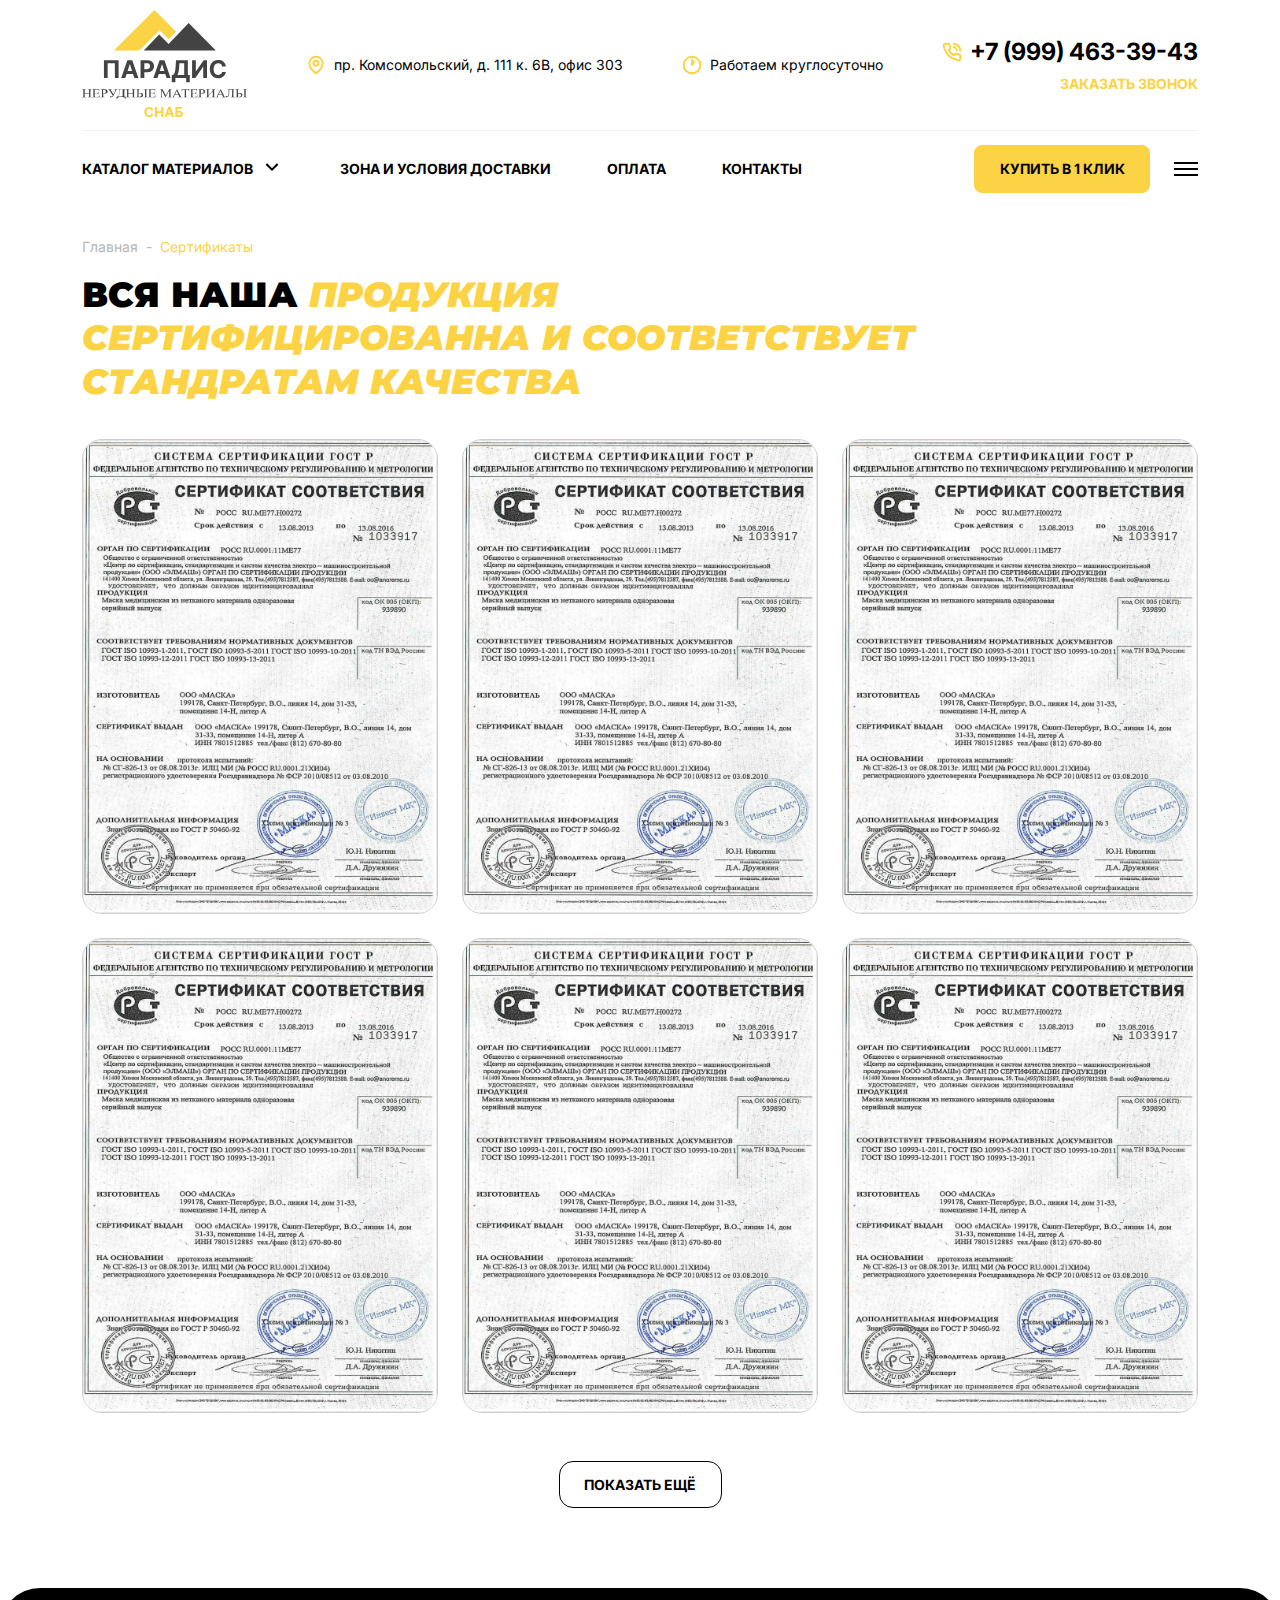
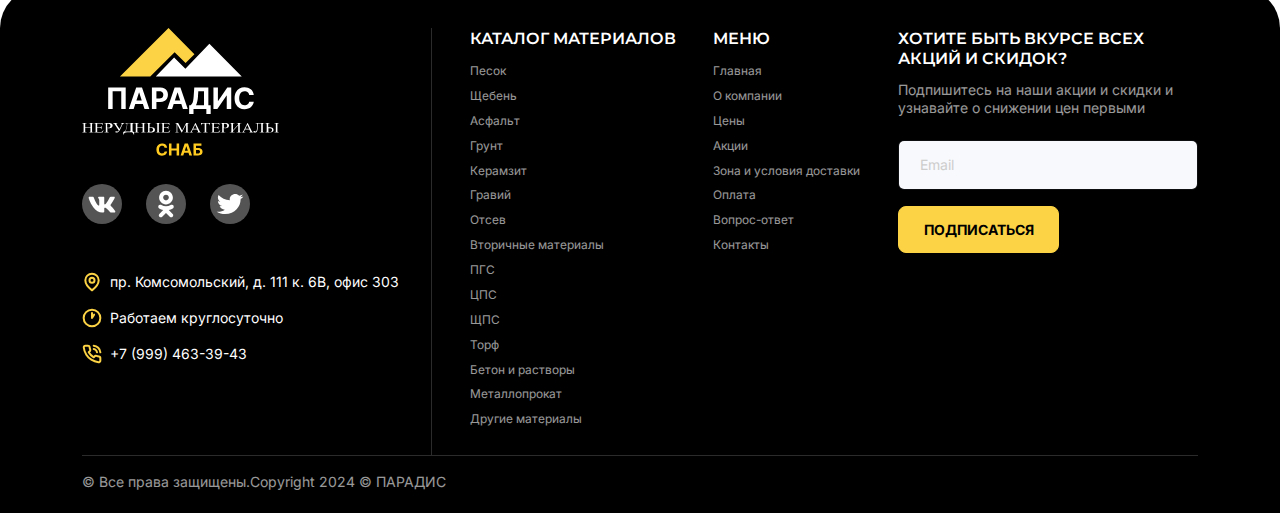
<file: sertificates.html>
<!DOCTYPE html>
<html lang="ru">
<head>
    <meta charset="UTF-8">
    <meta name="viewport" content="width=device-width, initial-scale=1.0">
    <link rel="stylesheet" href="css/bootstrap.min.css">
    <link rel="stylesheet" href="css/swiper-bundle.min.css"/>
    <link rel="stylesheet" href="css/style.min.css">
    <title>Парадис</title>
</head>
<body>
    <header class="container px-xxl-5">
        <div class="d-flex justify-content-between align-items-center">
            <a href="index.html">
                <img src="imgs/logo.svg" alt="logo" class="logo">
            </a>
            <address class="d-none d-lg-flex align-items-center">
                <svg class="color-main" width="20" height="20" viewBox="0 0 20 20" fill="none" xmlns="http://www.w3.org/2000/svg">
                    <path d="M16.6666 8.33334C16.6666 13.3333 9.99992 18.3333 9.99992 18.3333C9.99992 18.3333 3.33325 13.3333 3.33325 8.33334C3.33325 6.56523 4.03563 4.86954 5.28587 3.61929C6.53612 2.36905 8.23181 1.66667 9.99992 1.66667C11.768 1.66667 13.4637 2.36905 14.714 3.61929C15.9642 4.86954 16.6666 6.56523 16.6666 8.33334Z" stroke="currentColor" stroke-width="2" stroke-linecap="round" stroke-linejoin="round"/>
                    <path d="M10 10.8333C11.3807 10.8333 12.5 9.71404 12.5 8.33333C12.5 6.95262 11.3807 5.83333 10 5.83333C8.61929 5.83333 7.5 6.95262 7.5 8.33333C7.5 9.71404 8.61929 10.8333 10 10.8333Z" stroke="currentColor" stroke-width="2" stroke-linecap="round" stroke-linejoin="round"/>
                </svg>                    
                <span class="ms-2">пр. Комсомольский, <br class="d-xl-none"/>д. 111 к. 6В, офис 303</span>
            </address>
            <div class="d-none d-lg-flex align-items-center">
                <svg class="color-main" width="20" height="20" viewBox="0 0 20 20" fill="none" xmlns="http://www.w3.org/2000/svg">
                    <path d="M9.99996 18.3333C14.6023 18.3333 18.3333 14.6024 18.3333 10C18.3333 5.39763 14.6023 1.66667 9.99996 1.66667C5.39759 1.66667 1.66663 5.39763 1.66663 10C1.66663 14.6024 5.39759 18.3333 9.99996 18.3333Z" stroke="currentColor" stroke-width="2" stroke-linecap="round" stroke-linejoin="round"/>
                    <path d="M10 5V10L12.0833 6.66667" stroke="currentColor" stroke-width="2" stroke-linecap="round" stroke-linejoin="round"/>
                </svg>                    
                <span class="ms-2">Работаем круглосуточно</span>
            </div>
            <div class="d-none d-sm-block ms-auto ms-lg-0">
                <a class="d-flex align-items-center mb-2" href="tel:+7 (999) 463-39-43">
                    <svg class="color-main" width="20" height="20" viewBox="0 0 20 20" fill="none" xmlns="http://www.w3.org/2000/svg">
                        <path d="M18.3333 14.1V16.6C18.3343 16.8321 18.2867 17.0618 18.1937 17.2745C18.1008 17.4871 17.9644 17.678 17.7934 17.8349C17.6224 17.9918 17.4205 18.1112 17.2006 18.1856C16.9808 18.2599 16.7478 18.2876 16.5167 18.2667C13.9523 17.988 11.4892 17.1118 9.32498 15.7083C7.31151 14.4289 5.60443 12.7218 4.32499 10.7083C2.91663 8.53433 2.04019 6.05916 1.76665 3.48333C1.74583 3.25288 1.77321 3.02063 1.84707 2.80135C1.92092 2.58207 2.03963 2.38057 2.19562 2.20968C2.35162 2.03879 2.54149 1.90225 2.75314 1.80876C2.9648 1.71527 3.1936 1.66688 3.42499 1.66666H5.92499C6.32941 1.66268 6.72148 1.80589 7.02812 2.0696C7.33476 2.33332 7.53505 2.69953 7.59165 3.09999C7.69717 3.90005 7.89286 4.6856 8.17499 5.44166C8.2871 5.73993 8.31137 6.06409 8.24491 6.37573C8.17844 6.68737 8.02404 6.97342 7.79998 7.19999L6.74165 8.25833C7.92795 10.3446 9.65536 12.072 11.7417 13.2583L12.8 12.2C13.0266 11.9759 13.3126 11.8215 13.6243 11.7551C13.9359 11.6886 14.26 11.7129 14.5583 11.825C15.3144 12.1071 16.0999 12.3028 16.9 12.4083C17.3048 12.4654 17.6745 12.6693 17.9388 12.9812C18.203 13.2931 18.3435 13.6913 18.3333 14.1Z" stroke="currentColor" stroke-width="2" stroke-linecap="round" stroke-linejoin="round"/>
                        <path d="M11.7084 1.66667C13.4069 1.84565 14.9935 2.599 16.2058 3.80216C17.418 5.00531 18.1833 6.58618 18.375 8.28334" stroke="currentColor" stroke-width="2" stroke-linecap="round" stroke-linejoin="round"/>
                        <path d="M11.7084 5C12.528 5.16161 13.2801 5.56586 13.867 6.16026C14.454 6.75466 14.8487 7.51177 15 8.33333" stroke="currentColor" stroke-width="2" stroke-linecap="round" stroke-linejoin="round"/>
                    </svg>                        
                    <span class="fs-17 fw-7 ms-2">+7 (999) 463-39-43</span>
                </a>
                <button type="button" data-bs-toggle="modal" data-bs-target="#callbackModal" class="color-main fw-7 ms-auto text-uppercase">Заказать звонок</button>
            </div>
            <a href="tel:+7 (999) 463-39-43" class="btn-call ms-auto d-sm-none">
                <svg width="20" height="20" viewBox="0 0 20 20" fill="none" xmlns="http://www.w3.org/2000/svg">
                    <path d="M18.3333 14.1V16.6C18.3343 16.8321 18.2867 17.0618 18.1937 17.2745C18.1008 17.4871 17.9644 17.678 17.7934 17.8349C17.6224 17.9918 17.4205 18.1112 17.2006 18.1856C16.9808 18.2599 16.7478 18.2876 16.5167 18.2667C13.9523 17.988 11.4892 17.1118 9.32498 15.7083C7.31151 14.4289 5.60443 12.7218 4.32499 10.7083C2.91663 8.53433 2.04019 6.05916 1.76665 3.48333C1.74583 3.25288 1.77321 3.02063 1.84707 2.80135C1.92092 2.58207 2.03963 2.38057 2.19562 2.20968C2.35162 2.03879 2.54149 1.90225 2.75314 1.80876C2.9648 1.71527 3.1936 1.66688 3.42499 1.66666H5.92499C6.32941 1.66268 6.72148 1.80589 7.02812 2.0696C7.33476 2.33332 7.53505 2.69953 7.59165 3.09999C7.69717 3.90005 7.89286 4.6856 8.17499 5.44166C8.2871 5.73993 8.31137 6.06409 8.24491 6.37573C8.17844 6.68737 8.02404 6.97342 7.79998 7.19999L6.74165 8.25833C7.92795 10.3446 9.65536 12.072 11.7417 13.2583L12.8 12.2C13.0266 11.9759 13.3126 11.8215 13.6243 11.7551C13.9359 11.6886 14.26 11.7129 14.5583 11.825C15.3144 12.1071 16.0999 12.3028 16.9 12.4083C17.3048 12.4654 17.6745 12.6693 17.9388 12.9812C18.203 13.2931 18.3435 13.6913 18.3333 14.1Z" stroke="currentColor" stroke-width="2" stroke-linecap="round" stroke-linejoin="round"/>
                    <path d="M11.7084 1.66667C13.4069 1.84565 14.9935 2.599 16.2058 3.80216C17.418 5.00531 18.1833 6.58618 18.375 8.28334" stroke="currentColor" stroke-width="2" stroke-linecap="round" stroke-linejoin="round"/>
                    <path d="M11.7084 5C12.528 5.16161 13.2801 5.56586 13.867 6.16026C14.454 6.75466 14.8487 7.51177 15 8.33333" stroke="currentColor" stroke-width="2" stroke-linecap="round" stroke-linejoin="round"/>
                </svg>
            </a>
            <button type="button" data-bs-toggle="offcanvas" data-bs-target="#offcanvasMenu" class="ms-4 ms-sm-5 d-lg-none">
                <svg width="24" height="24" viewBox="0 0 24 24" fill="none" xmlns="http://www.w3.org/2000/svg">
                    <rect y="5" width="24" height="2" fill="currentColor"/>
                    <rect y="11" width="24" height="2" fill="currentColor"/>
                    <rect y="17" width="24" height="2" fill="currentColor"/>
                </svg>                        
            </button>
        </div>

        <hr class="d-none d-lg-block">

        <nav class="d-none d-lg-flex justify-content-between align-items-center">
            <ul>
                <li class="hover">
                    <a href="" class="hover-link">
                        <span>кАТАЛОГ МАТЕРИАЛОВ</span>
                        <svg width="24" height="24" viewBox="0 0 24 24" fill="none" xmlns="http://www.w3.org/2000/svg">
                            <path d="M12 13.172L16.95 8.222L18.364 9.636L12 16L5.63601 9.636L7.05001 8.222L12 13.172Z" fill="currentColor"/>
                        </svg>
                    </a>
                    <ul class="hover-menu">
                        <li><a href="#">Раздел каталога</a></li>
                        <li><a href="#">Раздел каталога</a></li>
                        <li><a href="#">Раздел каталога</a></li>
                        <li><a href="#">Раздел каталога</a></li>
                    </ul>
                </li>
                <li>
                    <a href="">Зона и условия доставки</a>
                </li>
                <li>
                    <a href="">оПЛАТА</a>
                </li>
                <li>
                    <a href="">кОНТАКТЫ</a>
                </li>
            </ul>
            <div class="d-flex align-items-centers">
                <button type="button" data-bs-toggle="modal" data-bs-target="#orderModal" class="btn-fill radius-MD">кУПИТЬ В 1 КЛИК</button>
                <button type="button" data-bs-toggle="offcanvas" data-bs-target="#offcanvasMenu" class="ms-4">
                    <svg width="24" height="24" viewBox="0 0 24 24" fill="none" xmlns="http://www.w3.org/2000/svg">
                        <rect y="5" width="24" height="2" fill="currentColor"/>
                        <rect y="11" width="24" height="2" fill="currentColor"/>
                        <rect y="17" width="24" height="2" fill="currentColor"/>
                    </svg>                        
                </button>
            </div>
        </nav>
    </header>

    <main>
        <nav class="container px-xxl-5">
            <ol class="breadcrumb">
                <li class="breadcrumb-item"><a href="#">Главная</a></li>
                <li class="breadcrumb-item active" aria-current="page">Сертификаты</li>
            </ol>
        </nav>

        <section class="container px-xxl-5">
            <h2>Вся наша <span class="color-main fst-italic">продукция<br/> сертифицированна и соответствует<br/> стандратам качества</span></h2>

            <div class="row row-cols-1 row-cols-sm-2 row-cols-md-3 g-3 g-md-4">
                <div>
                    <a class="" data-fslightbox="gallery" href="imgs/sertificate.jpg">
                        <figure class="imgCap">
                            <img src="imgs/sertificate.jpg" alt="sertificate">
                            <figcaption>
                                <h3>ООО «сТРОЙ»</h3>
                                <p>22.04.2023</p>
                            </figcaption>
                            <div class="imgCap-hover">
                                <div class="icon">
                                    <svg width="24" height="24" viewBox="0 0 24 24" fill="none" xmlns="http://www.w3.org/2000/svg">
                                        <path fill-rule="evenodd" clip-rule="evenodd" d="M7.46967 16.5284C7.17678 16.2355 7.17678 15.7606 7.46967 15.4677L15.9697 6.96772C16.2626 6.67482 16.7374 6.67482 17.0303 6.96772C17.3232 7.26061 17.3232 7.73549 17.0303 8.02838L8.53033 16.5284C8.23744 16.8213 7.76256 16.8213 7.46967 16.5284Z" fill="currentColor"/>
                                        <path fill-rule="evenodd" clip-rule="evenodd" d="M16.5 17.248C16.0858 17.248 15.75 16.9123 15.75 16.498L15.75 8.24805L7.5 8.24805C7.08579 8.24805 6.75 7.91226 6.75 7.49805C6.75 7.08383 7.08579 6.74805 7.5 6.74805L16.5 6.74805C16.9142 6.74805 17.25 7.08383 17.25 7.49805L17.25 16.498C17.25 16.9123 16.9142 17.248 16.5 17.248Z" fill="currentColor"/>
                                    </svg>
                                </div>
                            </div>
                        </figure>
                    </a>
                </div>
                <div>
                    <a class="" data-fslightbox="gallery" href="imgs/sertificate.jpg">
                        <figure class="imgCap">
                            <img src="imgs/sertificate.jpg" alt="sertificate">
                            <figcaption>
                                <h3>ООО «сТРОЙ»</h3>
                                <p>22.04.2023</p>
                            </figcaption>
                            <div class="imgCap-hover">
                                <div class="icon">
                                    <svg width="24" height="24" viewBox="0 0 24 24" fill="none" xmlns="http://www.w3.org/2000/svg">
                                        <path fill-rule="evenodd" clip-rule="evenodd" d="M7.46967 16.5284C7.17678 16.2355 7.17678 15.7606 7.46967 15.4677L15.9697 6.96772C16.2626 6.67482 16.7374 6.67482 17.0303 6.96772C17.3232 7.26061 17.3232 7.73549 17.0303 8.02838L8.53033 16.5284C8.23744 16.8213 7.76256 16.8213 7.46967 16.5284Z" fill="currentColor"/>
                                        <path fill-rule="evenodd" clip-rule="evenodd" d="M16.5 17.248C16.0858 17.248 15.75 16.9123 15.75 16.498L15.75 8.24805L7.5 8.24805C7.08579 8.24805 6.75 7.91226 6.75 7.49805C6.75 7.08383 7.08579 6.74805 7.5 6.74805L16.5 6.74805C16.9142 6.74805 17.25 7.08383 17.25 7.49805L17.25 16.498C17.25 16.9123 16.9142 17.248 16.5 17.248Z" fill="currentColor"/>
                                    </svg>
                                </div>
                            </div>
                        </figure>
                    </a>
                </div>
                <div>
                    <a class="" data-fslightbox="gallery" href="imgs/sertificate.jpg">
                        <figure class="imgCap">
                            <img src="imgs/sertificate.jpg" alt="sertificate">
                            <figcaption>
                                <h3>ООО «сТРОЙ»</h3>
                                <p>22.04.2023</p>
                            </figcaption>
                            <div class="imgCap-hover">
                                <div class="icon">
                                    <svg width="24" height="24" viewBox="0 0 24 24" fill="none" xmlns="http://www.w3.org/2000/svg">
                                        <path fill-rule="evenodd" clip-rule="evenodd" d="M7.46967 16.5284C7.17678 16.2355 7.17678 15.7606 7.46967 15.4677L15.9697 6.96772C16.2626 6.67482 16.7374 6.67482 17.0303 6.96772C17.3232 7.26061 17.3232 7.73549 17.0303 8.02838L8.53033 16.5284C8.23744 16.8213 7.76256 16.8213 7.46967 16.5284Z" fill="currentColor"/>
                                        <path fill-rule="evenodd" clip-rule="evenodd" d="M16.5 17.248C16.0858 17.248 15.75 16.9123 15.75 16.498L15.75 8.24805L7.5 8.24805C7.08579 8.24805 6.75 7.91226 6.75 7.49805C6.75 7.08383 7.08579 6.74805 7.5 6.74805L16.5 6.74805C16.9142 6.74805 17.25 7.08383 17.25 7.49805L17.25 16.498C17.25 16.9123 16.9142 17.248 16.5 17.248Z" fill="currentColor"/>
                                    </svg>
                                </div>
                            </div>
                        </figure>
                    </a>
                </div>
                <div>
                    <a class="" data-fslightbox="gallery" href="imgs/sertificate.jpg">
                        <figure class="imgCap">
                            <img src="imgs/sertificate.jpg" alt="sertificate">
                            <figcaption>
                                <h3>ООО «сТРОЙ»</h3>
                                <p>22.04.2023</p>
                            </figcaption>
                            <div class="imgCap-hover">
                                <div class="icon">
                                    <svg width="24" height="24" viewBox="0 0 24 24" fill="none" xmlns="http://www.w3.org/2000/svg">
                                        <path fill-rule="evenodd" clip-rule="evenodd" d="M7.46967 16.5284C7.17678 16.2355 7.17678 15.7606 7.46967 15.4677L15.9697 6.96772C16.2626 6.67482 16.7374 6.67482 17.0303 6.96772C17.3232 7.26061 17.3232 7.73549 17.0303 8.02838L8.53033 16.5284C8.23744 16.8213 7.76256 16.8213 7.46967 16.5284Z" fill="currentColor"/>
                                        <path fill-rule="evenodd" clip-rule="evenodd" d="M16.5 17.248C16.0858 17.248 15.75 16.9123 15.75 16.498L15.75 8.24805L7.5 8.24805C7.08579 8.24805 6.75 7.91226 6.75 7.49805C6.75 7.08383 7.08579 6.74805 7.5 6.74805L16.5 6.74805C16.9142 6.74805 17.25 7.08383 17.25 7.49805L17.25 16.498C17.25 16.9123 16.9142 17.248 16.5 17.248Z" fill="currentColor"/>
                                    </svg>
                                </div>
                            </div>
                        </figure>
                    </a>
                </div>
                <div>
                    <a class="" data-fslightbox="gallery" href="imgs/sertificate.jpg">
                        <figure class="imgCap">
                            <img src="imgs/sertificate.jpg" alt="sertificate">
                            <figcaption>
                                <h3>ООО «сТРОЙ»</h3>
                                <p>22.04.2023</p>
                            </figcaption>
                            <div class="imgCap-hover">
                                <div class="icon">
                                    <svg width="24" height="24" viewBox="0 0 24 24" fill="none" xmlns="http://www.w3.org/2000/svg">
                                        <path fill-rule="evenodd" clip-rule="evenodd" d="M7.46967 16.5284C7.17678 16.2355 7.17678 15.7606 7.46967 15.4677L15.9697 6.96772C16.2626 6.67482 16.7374 6.67482 17.0303 6.96772C17.3232 7.26061 17.3232 7.73549 17.0303 8.02838L8.53033 16.5284C8.23744 16.8213 7.76256 16.8213 7.46967 16.5284Z" fill="currentColor"/>
                                        <path fill-rule="evenodd" clip-rule="evenodd" d="M16.5 17.248C16.0858 17.248 15.75 16.9123 15.75 16.498L15.75 8.24805L7.5 8.24805C7.08579 8.24805 6.75 7.91226 6.75 7.49805C6.75 7.08383 7.08579 6.74805 7.5 6.74805L16.5 6.74805C16.9142 6.74805 17.25 7.08383 17.25 7.49805L17.25 16.498C17.25 16.9123 16.9142 17.248 16.5 17.248Z" fill="currentColor"/>
                                    </svg>
                                </div>
                            </div>
                        </figure>
                    </a>
                </div>
                <div>
                    <a class="" data-fslightbox="gallery" href="imgs/sertificate.jpg">
                        <figure class="imgCap">
                            <img src="imgs/sertificate.jpg" alt="sertificate">
                            <figcaption>
                                <h3>ООО «сТРОЙ»</h3>
                                <p>22.04.2023</p>
                            </figcaption>
                            <div class="imgCap-hover">
                                <div class="icon">
                                    <svg width="24" height="24" viewBox="0 0 24 24" fill="none" xmlns="http://www.w3.org/2000/svg">
                                        <path fill-rule="evenodd" clip-rule="evenodd" d="M7.46967 16.5284C7.17678 16.2355 7.17678 15.7606 7.46967 15.4677L15.9697 6.96772C16.2626 6.67482 16.7374 6.67482 17.0303 6.96772C17.3232 7.26061 17.3232 7.73549 17.0303 8.02838L8.53033 16.5284C8.23744 16.8213 7.76256 16.8213 7.46967 16.5284Z" fill="currentColor"/>
                                        <path fill-rule="evenodd" clip-rule="evenodd" d="M16.5 17.248C16.0858 17.248 15.75 16.9123 15.75 16.498L15.75 8.24805L7.5 8.24805C7.08579 8.24805 6.75 7.91226 6.75 7.49805C6.75 7.08383 7.08579 6.74805 7.5 6.74805L16.5 6.74805C16.9142 6.74805 17.25 7.08383 17.25 7.49805L17.25 16.498C17.25 16.9123 16.9142 17.248 16.5 17.248Z" fill="currentColor"/>
                                    </svg>
                                </div>
                            </div>
                        </figure>
                    </a>
                </div>
            </div>

            <button type="button" class="mt-4 mt-sm-5 btn-border mx-auto">Показать ещё</button>
        </section>
    </main>

    <footer>
        <div class="container px-xxl-5">
            <div class="footerGrid">
                <div class="footerGrid-info">
                    <img src="imgs/logo-white.svg" alt="Парадис нерудные материалы">
                    <ul class="social list-unstyled mt-4">
                        <li class="me-4">
                            <a href="">
                                <svg width="40" height="40" viewBox="0 0 40 40" fill="none" xmlns="http://www.w3.org/2000/svg">
                                    <path fill-rule="evenodd" clip-rule="evenodd" d="M32.7216 13.7784C32.907 13.1603 32.7216 12.7061 31.8393 12.7061H28.9219C28.1801 12.7061 27.8384 13.0984 27.6529 13.5312C27.6529 13.5312 26.1692 17.1473 24.0675 19.4962C23.3875 20.1761 23.0785 20.3922 22.7076 20.3922C22.5221 20.3922 22.2537 20.1761 22.2537 19.5581V13.7784C22.2537 13.0365 22.0385 12.7061 21.4202 12.7061H16.8358C16.3723 12.7061 16.0935 13.0503 16.0935 13.3766C16.0935 14.0799 17.1442 14.242 17.2526 16.22V20.5162C17.2526 21.4581 17.0825 21.629 16.7116 21.629C15.7226 21.629 13.3171 17.9965 11.8901 13.8403C11.6104 13.0324 11.3299 12.7061 10.5843 12.7061H7.66698C6.83345 12.7061 6.66675 13.0984 6.66675 13.5312C6.66675 14.3039 7.65594 18.1365 11.272 23.2052C13.683 26.6664 17.0792 28.5431 20.1699 28.5431C22.0245 28.5431 22.2537 28.1263 22.2537 27.4084V24.7922C22.2537 23.9587 22.4294 23.7924 23.0164 23.7924C23.4494 23.7924 24.191 24.0087 25.9221 25.6776C27.9 27.6554 28.2259 28.5431 29.3387 28.5431H32.2561C33.0896 28.5431 33.5063 28.1263 33.2659 27.3038C33.0029 26.4841 32.0585 25.295 30.8053 23.8851C30.1253 23.0814 29.1053 22.216 28.7965 21.7834C28.3637 21.227 28.4873 20.9799 28.7965 20.4856C28.7965 20.4856 32.3507 15.4786 32.7216 13.7786V13.7784Z" fill="currentColor"/>
                                </svg>                                    
                            </a>
                        </li>
                        <li class="me-4">
                            <a href="">
                                <svg width="40" height="40" viewBox="0 0 40 40" fill="none" xmlns="http://www.w3.org/2000/svg">
                                    <path d="M19.9997 10.7005C21.5711 10.7005 22.8492 11.9786 22.8492 13.55C22.8492 15.12 21.5707 16.3982 19.9997 16.3982C18.4293 16.3982 17.1509 15.12 17.1509 13.55C17.1505 11.9783 18.4297 10.7005 19.9997 10.7005ZM19.9997 20.4297C23.7953 20.4297 26.882 17.344 26.882 13.55C26.882 9.75403 23.7957 6.66699 19.9997 6.66699C16.2044 6.66699 13.1174 9.75436 13.1174 13.55C13.1174 17.344 16.2044 20.4297 19.9997 20.4297ZM22.784 26.0434C24.1998 25.721 25.5509 25.1615 26.7803 24.3887C27.2328 24.104 27.5537 23.6511 27.6724 23.1298C27.7911 22.6084 27.6978 22.0613 27.4131 21.6087C27.2723 21.3844 27.0886 21.19 26.8726 21.0367C26.6566 20.8835 26.4125 20.7743 26.1543 20.7154C25.8961 20.6565 25.6288 20.6492 25.3677 20.6937C25.1066 20.7382 24.8569 20.8338 24.6327 20.9749C21.8132 22.7475 18.1843 22.7462 15.367 20.9749C15.1429 20.8337 14.8932 20.7381 14.6321 20.6936C14.3711 20.6491 14.1038 20.6564 13.8456 20.7153C13.5874 20.7742 13.3433 20.8834 13.1273 21.0367C12.9114 21.19 12.7278 21.3843 12.587 21.6087C12.3022 22.0611 12.2088 22.6082 12.3272 23.1295C12.4457 23.6509 12.7664 24.1038 13.2188 24.3887C14.4481 25.1612 15.7989 25.7207 17.2144 26.0434L13.3671 29.8914C12.989 30.2696 12.7766 30.7825 12.7767 31.3173C12.7768 31.8521 12.9894 32.365 13.3676 32.7431C13.7458 33.1211 14.2587 33.3335 14.7935 33.3334C15.3283 33.3333 15.8412 33.1208 16.2192 32.7426L19.9991 28.9621L23.7812 32.7429C23.9682 32.9302 24.1903 33.0787 24.4347 33.1801C24.6792 33.2815 24.9413 33.3337 25.2059 33.3337C25.4706 33.3337 25.7327 33.2815 25.9771 33.1801C26.2216 33.0787 26.4437 32.9302 26.6307 32.7429C26.8183 32.5559 26.9671 32.3338 27.0686 32.0891C27.1701 31.8445 27.2224 31.5823 27.2224 31.3175C27.2224 31.0526 27.1701 30.7904 27.0686 30.5458C26.9671 30.3012 26.8183 30.079 26.6307 29.8921L22.784 26.0434Z" fill="currentColor"/>
                                </svg>                                    
                            </a>
                        </li>
                        <li class="me-4">
                            <a href="">
                                <svg width="40" height="40" viewBox="0 0 40 40" fill="none" xmlns="http://www.w3.org/2000/svg">
                                    <path d="M33.3334 12.4359C32.381 12.8205 31.2926 13.0769 30.2042 13.2051C31.2926 12.5641 32.245 11.5385 32.6531 10.3846C31.5647 11.0256 30.4763 11.4103 29.1157 11.6667C28.1634 10.641 26.6667 10 25.1701 10C22.1769 10 19.728 12.3077 19.728 15.1282C19.728 15.5128 19.728 15.8974 19.864 16.282C15.3742 16.0256 11.2926 13.9744 8.5715 10.8974C8.16334 11.6667 7.89123 12.5641 7.89123 13.4615C7.89123 15.2564 8.84362 16.7949 10.3402 17.6923C9.38783 17.6923 8.5715 17.4359 7.89123 17.0513C7.89123 19.4872 9.79599 21.6667 12.245 22.0513C11.8368 22.1795 11.2926 22.1795 10.7484 22.1795C10.3402 22.1795 10.0681 22.1795 9.65994 22.0513C10.3402 24.1026 12.381 25.641 14.83 25.641C12.9253 27.0513 10.6123 27.8205 8.02729 27.8205C7.61913 27.8205 7.21097 27.8205 6.66675 27.6923C9.11573 29.1026 11.9729 30 15.1021 30C25.1702 30 30.6123 22.1795 30.6123 15.3846V14.7436C31.7008 14.359 32.6531 13.4615 33.3334 12.4359Z" fill="currentColor"/>
                                </svg>                                    
                            </a>
                        </li>
                    </ul>
                    <ul class="list-unstyled mt-5">
                        <li class="mb-3">
                            <address class="d-flex align-items-center justify-content-center justify-content-sm-start">
                                <svg class="color-main" width="20" height="20" viewBox="0 0 20 20" fill="none" xmlns="http://www.w3.org/2000/svg">
                                    <path d="M16.6666 8.33366C16.6666 13.3337 9.99992 18.3337 9.99992 18.3337C9.99992 18.3337 3.33325 13.3337 3.33325 8.33366C3.33325 6.56555 4.03563 4.86986 5.28587 3.61961C6.53612 2.36937 8.23181 1.66699 9.99992 1.66699C11.768 1.66699 13.4637 2.36937 14.714 3.61961C15.9642 4.86986 16.6666 6.56555 16.6666 8.33366Z" stroke="currentColor" stroke-width="2" stroke-linecap="round" stroke-linejoin="round"/>
                                    <path d="M10 10.833C11.3807 10.833 12.5 9.71372 12.5 8.33301C12.5 6.9523 11.3807 5.83301 10 5.83301C8.61929 5.83301 7.5 6.9523 7.5 8.33301C7.5 9.71372 8.61929 10.833 10 10.833Z" stroke="currentColor" stroke-width="2" stroke-linecap="round" stroke-linejoin="round"/>
                                </svg>                                    
                                <span class="ms-2">пр. Комсомольский, д. 111 к. 6В, офис 303</span>
                            </address>
                        </li>
                        <li class="mb-3">
                            <div class="d-flex align-items-center justify-content-center justify-content-sm-start">
                                <svg class="color-main" width="20" height="20" viewBox="0 0 20 20" fill="none" xmlns="http://www.w3.org/2000/svg">
                                    <path d="M10.0001 18.3337C14.6025 18.3337 18.3334 14.6027 18.3334 10.0003C18.3334 5.39795 14.6025 1.66699 10.0001 1.66699C5.39771 1.66699 1.66675 5.39795 1.66675 10.0003C1.66675 14.6027 5.39771 18.3337 10.0001 18.3337Z" stroke="currentColor" stroke-width="2" stroke-linecap="round" stroke-linejoin="round"/>
                                    <path d="M10 5V10L12.0833 6.66667" stroke="currentColor" stroke-width="2" stroke-linecap="round" stroke-linejoin="round"/>
                                </svg>                                    
                                <span class="ms-2">Работаем круглосуточно</span>
                            </div>
                        </li>
                        <li>
                            <div class="d-flex align-items-center justify-content-center justify-content-sm-start">
                                <svg class="color-main" width="20" height="20" viewBox="0 0 20 20" fill="none" xmlns="http://www.w3.org/2000/svg">
                                    <path d="M18.3334 14.1004V16.6004C18.3344 16.8325 18.2868 17.0622 18.1939 17.2749C18.1009 17.4875 17.9645 17.6784 17.7935 17.8353C17.6225 17.9922 17.4206 18.1116 17.2007 18.186C16.9809 18.2603 16.7479 18.288 16.5168 18.2671C13.9525 17.9884 11.4893 17.1122 9.32511 15.7087C7.31163 14.4293 5.60455 12.7222 4.32511 10.7087C2.91676 8.53474 2.04031 6.05957 1.76677 3.48374C1.74595 3.2533 1.77334 3.02104 1.84719 2.80176C1.92105 2.58248 2.03975 2.38098 2.19575 2.21009C2.35174 2.0392 2.54161 1.90266 2.75327 1.80917C2.96492 1.71569 3.19372 1.66729 3.42511 1.66707H5.92511C6.32953 1.66309 6.7216 1.80631 7.02824 2.07002C7.33488 2.33373 7.53517 2.69995 7.59177 3.10041C7.69729 3.90046 7.89298 4.68601 8.17511 5.44207C8.28723 5.74034 8.31149 6.0645 8.24503 6.37614C8.17857 6.68778 8.02416 6.97383 7.80011 7.20041L6.74177 8.25874C7.92807 10.345 9.65549 12.0724 11.7418 13.2587L12.8001 12.2004C13.0267 11.9764 13.3127 11.8219 13.6244 11.7555C13.936 11.689 14.2602 11.7133 14.5584 11.8254C15.3145 12.1075 16.1001 12.3032 16.9001 12.4087C17.3049 12.4658 17.6746 12.6697 17.9389 12.9817C18.2032 13.2936 18.3436 13.6917 18.3334 14.1004Z" stroke="currentColor" stroke-width="2" stroke-linecap="round" stroke-linejoin="round"/>
                                    <path d="M11.7083 1.66699C13.4068 1.84597 14.9934 2.59932 16.2056 3.80248C17.4179 5.00563 18.1832 6.5865 18.3749 8.28366" stroke="currentColor" stroke-width="2" stroke-linecap="round" stroke-linejoin="round"/>
                                    <path d="M11.7083 5C12.5278 5.16161 13.2799 5.56586 13.8669 6.16026C14.4539 6.75466 14.8486 7.51177 14.9999 8.33333" stroke="currentColor" stroke-width="2" stroke-linecap="round" stroke-linejoin="round"/>
                                </svg>                                                                       
                                <a href="tel:+79994633943" class="ms-2">+7 (999) 463-39-43</a>
                            </div>
                        </li>
                    </ul>
                </div>
                <div class="footerGrid-menu">
                    <div>
                        <h6>Каталог материалов</h6>
                        <ul class="list-unstyled">
                            <li><a href="">Песок</a></li>
                            <li><a href="">Щебень</a></li>
                            <li><a href="">Асфальт</a></li>
                            <li><a href="">Грунт</a></li>
                            <li><a href="">Керамзит</a></li>
                            <li><a href="">Гравий</a></li>
                            <li><a href="">Отсев</a></li>
                            <li><a href="">Вторичные материалы</a></li>
                            <li><a href="">ПГС</a></li>
                            <li><a href="">ЦПС</a></li>
                            <li><a href="">ЩПС</a></li>
                            <li><a href="">Торф</a></li>
                            <li><a href="">Бетон и растворы</a></li>
                            <li><a href="">Металлопрокат</a></li>
                            <li><a href="">Другие материалы</a></li>
                        </ul>
                    </div>
                    <div>
                        <h6>меню</h6>
                        <ul class="list-unstyled">
                            <li><a href="">Главная</a></li>
                            <li><a href="">О компании</a></li>
                            <li><a href="">Цены</a></li>
                            <li><a href="">Акции</a></li>
                            <li><a href="">Зона и условия доставки</a></li>
                            <li><a href="">Оплата</a></li>
                            <li><a href="">Вопрос-ответ</a></li>
                            <li><a href="">Контакты</a></li>
                        </ul>
                    </div>
                </div>
                <div class="footerGrid-subscription">
                    <h6>Хотите быть вкурсе всех акций и скидок?</h6>
                    <p class="mb-4">Подпишитесь на наши акции и скидки и узнавайте о снижении цен первыми</p>
                    <form action="">
                        <input type="email" class="form-control" placeholder="Email">
                        <button type="button" class="btn-fill radius-MD mt-3">Подписаться</button>
                    </form>
                </div>
                <div class="footerGrid-copyright">
                    <p>© Все права защищены.Copyright 2024 © ПАРАДИС</p>
                </div>
            </div>
        </div>
    </footer>

    <div class="modal fade" id="callbackModal" tabindex="-1" aria-hidden="true">
        <div class="modal-dialog modal-lg">
            <div class="modal-content">
                <div class="modal-header">
                    <h4>Перезвоним в течение часа!</h4>
                    <button type="button" class="btn-close" data-bs-dismiss="modal" aria-label="Close">
                        <svg width="1em" height="1em" viewBox="0 0 25 24" fill="none" xmlns="http://www.w3.org/2000/svg">
                            <path fill-rule="evenodd" clip-rule="evenodd" d="M4.45209 3.46967C4.74498 3.17678 5.21986 3.17678 5.51275 3.46967L21.5128 19.4697C21.8056 19.7626 21.8056 20.2374 21.5128 20.5303C21.2199 20.8232 20.745 20.8232 20.4521 20.5303L4.45209 4.53033C4.1592 4.23744 4.1592 3.76256 4.45209 3.46967Z" fill="#0A0A0A"/>
                            <path fill-rule="evenodd" clip-rule="evenodd" d="M21.5128 3.46967C21.8056 3.76256 21.8056 4.23744 21.5128 4.53033L5.51275 20.5303C5.21986 20.8232 4.74498 20.8232 4.45209 20.5303C4.1592 20.2374 4.1592 19.7626 4.45209 19.4697L20.4521 3.46967C20.745 3.17678 21.2199 3.17678 21.5128 3.46967Z" fill="#0A0A0A"/>
                        </svg>                            
                    </button>
                </div>
                <div class="modal-body">
                    <p class="mb-4">Оставьте заявку и мы перезвоним вам уже сегодня</p>
                    <form action="">
                        <div class="row g-3">
                            <div class="col-12 col-md-6">
                                <input type="text" class="form-control" placeholder="Ваше имя">
                            </div>
                            <div class="col-12 col-md-6">
                                <input type="tel" class="form-control" placeholder="Номер телефона">
                            </div>
                            <div class="col-12">
                                <label class="form-check">
                                    <input class="form-check-input" type="checkbox" value="">
                                    <div class="form-check-text">
                                        Я согласен на обработку <a href="" class="color-main">персональных данных</a>
                                    </div>
                                </label>
                            </div>
                            <div class="col-12 col-md-5">
                                <button type="submit" class="btn-fill w-100">Заказать звонок</button>
                            </div>
                        </div>
                    </form>
                </div>
            </div>
        </div>
    </div>

    <div class="modal fade" id="orderModal" tabindex="-1" aria-hidden="true">
        <div class="modal-dialog modal-lg">
            <div class="modal-content">
                <div class="modal-header">
                    <h4>Доставим песок уже сегодня!</h4>
                    <button type="button" class="btn-close" data-bs-dismiss="modal" aria-label="Close">
                        <svg width="1em" height="1em" viewBox="0 0 25 24" fill="none" xmlns="http://www.w3.org/2000/svg">
                            <path fill-rule="evenodd" clip-rule="evenodd" d="M4.45209 3.46967C4.74498 3.17678 5.21986 3.17678 5.51275 3.46967L21.5128 19.4697C21.8056 19.7626 21.8056 20.2374 21.5128 20.5303C21.2199 20.8232 20.745 20.8232 20.4521 20.5303L4.45209 4.53033C4.1592 4.23744 4.1592 3.76256 4.45209 3.46967Z" fill="#0A0A0A"/>
                            <path fill-rule="evenodd" clip-rule="evenodd" d="M21.5128 3.46967C21.8056 3.76256 21.8056 4.23744 21.5128 4.53033L5.51275 20.5303C5.21986 20.8232 4.74498 20.8232 4.45209 20.5303C4.1592 20.2374 4.1592 19.7626 4.45209 19.4697L20.4521 3.46967C20.745 3.17678 21.2199 3.17678 21.5128 3.46967Z" fill="#0A0A0A"/>
                        </svg>                            
                    </button>
                </div>
                <div class="modal-body">
                    <p class="mb-4">Оставьте заявку и мы доставим вам песок уже сегодня</p>
                    <form action="">
                        <div class="row g-3">
                            <div class="col-12 col-md-6">
                                <input type="text" class="form-control" placeholder="Ваше имя">
                            </div>
                            <div class="col-12 col-md-6">
                                <input type="tel" class="form-control" placeholder="Ваш телефон">
                            </div>
                            <div class="col-12">
                                <label class="form-check">
                                    <input class="form-check-input" type="checkbox" value="">
                                    <div class="form-check-text">
                                        Я согласен на обработку <a href="" class="color-main">персональных данных</a>
                                    </div>
                                </label>
                            </div>
                            <div class="col-12 col-md-5">
                                <button type="submit" class="btn-fill w-100">Купить в 1 клик</button>
                            </div>
                            <div class="col-12 col-md-7">
                                <div class="row row-cols-sm-2 g-3">
                                    <div>
                                        <button type="button" data-bs-toggle="modal" data-bs-target="#callbackModal" class="btn-black px-2 w-100">Заказать звонок</button>
                                    </div>
                                    <div>
                                        <button type="button" class="btn-black px-2 w-100">Задать вопрос</button>
                                    </div>
                                </div>
                            </div>
                        </div>
                    </form>
                </div>
            </div>
        </div>
    </div>

    <div class="offcanvas offcanvas-end" tabindex="-1" id="offcanvasMenu">
        <div class="offcanvas-header">
            <img class="d-lg-none logo" src="imgs/logo.svg" alt="Парадис">
            <button type="button" class="btn-close" data-bs-dismiss="offcanvas">
                <svg width="1em" height="1em" viewBox="0 0 25 24" fill="none" xmlns="http://www.w3.org/2000/svg">
                    <path fill-rule="evenodd" clip-rule="evenodd" d="M4.45209 3.46967C4.74498 3.17678 5.21986 3.17678 5.51275 3.46967L21.5128 19.4697C21.8056 19.7626 21.8056 20.2374 21.5128 20.5303C21.2199 20.8232 20.745 20.8232 20.4521 20.5303L4.45209 4.53033C4.1592 4.23744 4.1592 3.76256 4.45209 3.46967Z" fill="#0A0A0A"/>
                    <path fill-rule="evenodd" clip-rule="evenodd" d="M21.5128 3.46967C21.8056 3.76256 21.8056 4.23744 21.5128 4.53033L5.51275 20.5303C5.21986 20.8232 4.74498 20.8232 4.45209 20.5303C4.1592 20.2374 4.1592 19.7626 4.45209 19.4697L20.4521 3.46967C20.745 3.17678 21.2199 3.17678 21.5128 3.46967Z" fill="#0A0A0A"/>
                </svg>
            </button>
        </div>
        <div class="offcanvas-body">
            <ul>
                <li class="d-lg-none">
                    <div class="d-flex w-100">
                        <a href="">Каталог материалов</a>
                        <button class="ms-auto" type="button" data-bs-toggle="collapse" data-bs-target="#collapseMenu" aria-expanded="false">
                            <svg width="24" height="24" viewBox="0 0 24 24" fill="none" xmlns="http://www.w3.org/2000/svg">
                                <path d="M12 13.172L16.95 8.222L18.364 9.636L12 16L5.63601 9.636L7.05001 8.222L12 13.172Z" fill="currentColor"/>
                            </svg>
                        </button>
                    </div>
                    <ul class="collapse" id="collapseMenu">
                        <li><a href="#">Раздел каталога</a></li>
                        <li><a href="#">Раздел каталога</a></li>
                        <li><a href="#">Раздел каталога</a></li>
                        <li><a href="#">Раздел каталога</a></li>
                    </ul>
                </li>
                <li class="d-lg-none">
                    <a href="">Зона и условия доставки</a>
                </li>
                <li class="d-lg-none">
                    <a href="">Оплата</a>
                </li>
                <li class="d-lg-none">
                    <a href="">Контакты</a>
                </li>
                <li>
                    <div class="d-flex w-100">
                        <a href="">О компании</a>
                        <button class="ms-auto" type="button" data-bs-toggle="collapse" data-bs-target="#collapseAbout" aria-expanded="false">
                            <svg width="24" height="24" viewBox="0 0 24 24" fill="none" xmlns="http://www.w3.org/2000/svg">
                                <path d="M12 13.172L16.95 8.222L18.364 9.636L12 16L5.63601 9.636L7.05001 8.222L12 13.172Z" fill="currentColor"/>
                            </svg>
                        </button>
                    </div>
                    <ul class="collapse" id="collapseAbout">
                        <li><a href="#">Раздел о компании</a></li>
                        <li><a href="#">Раздел о компании</a></li>
                        <li><a href="#">Раздел о компании</a></li>
                        <li><a href="#">Раздел о компании</a></li>
                    </ul>
                </li>
                <li>
                    <a href="">Акции</a>
                </li>
                <li>
                    <a href="">Вопрос-ответ</a>
                </li>
            </ul>
        </div>
        <div class="offcanvas-footer">
            <address class="d-flex align-items-center">
                <svg class="color-main" width="20" height="20" viewBox="0 0 20 20" fill="none" xmlns="http://www.w3.org/2000/svg">
                    <path d="M16.6666 8.33334C16.6666 13.3333 9.99992 18.3333 9.99992 18.3333C9.99992 18.3333 3.33325 13.3333 3.33325 8.33334C3.33325 6.56523 4.03563 4.86954 5.28587 3.61929C6.53612 2.36905 8.23181 1.66667 9.99992 1.66667C11.768 1.66667 13.4637 2.36905 14.714 3.61929C15.9642 4.86954 16.6666 6.56523 16.6666 8.33334Z" stroke="currentColor" stroke-width="2" stroke-linecap="round" stroke-linejoin="round"/>
                    <path d="M10 10.8333C11.3807 10.8333 12.5 9.71404 12.5 8.33333C12.5 6.95262 11.3807 5.83333 10 5.83333C8.61929 5.83333 7.5 6.95262 7.5 8.33333C7.5 9.71404 8.61929 10.8333 10 10.8333Z" stroke="currentColor" stroke-width="2" stroke-linecap="round" stroke-linejoin="round"/>
                </svg>                    
                <span class="ms-2">пр. Комсомольский, д. 111 к. 6В, офис 303</span>
            </address>
            <div class="d-flex align-items-center mt-4">
                <svg class="color-main" width="20" height="20" viewBox="0 0 20 20" fill="none" xmlns="http://www.w3.org/2000/svg">
                    <path d="M9.99996 18.3333C14.6023 18.3333 18.3333 14.6024 18.3333 10C18.3333 5.39763 14.6023 1.66667 9.99996 1.66667C5.39759 1.66667 1.66663 5.39763 1.66663 10C1.66663 14.6024 5.39759 18.3333 9.99996 18.3333Z" stroke="currentColor" stroke-width="2" stroke-linecap="round" stroke-linejoin="round"/>
                    <path d="M10 5V10L12.0833 6.66667" stroke="currentColor" stroke-width="2" stroke-linecap="round" stroke-linejoin="round"/>
                </svg>                    
                <span class="ms-2">Работаем круглосуточно</span>
            </div>
            <a class="d-flex align-items-center mt-4 mb-2" href="tel:+7 (999) 463-39-43">
                <svg class="color-main" width="20" height="20" viewBox="0 0 20 20" fill="none" xmlns="http://www.w3.org/2000/svg">
                    <path d="M18.3333 14.1V16.6C18.3343 16.8321 18.2867 17.0618 18.1937 17.2745C18.1008 17.4871 17.9644 17.678 17.7934 17.8349C17.6224 17.9918 17.4205 18.1112 17.2006 18.1856C16.9808 18.2599 16.7478 18.2876 16.5167 18.2667C13.9523 17.988 11.4892 17.1118 9.32498 15.7083C7.31151 14.4289 5.60443 12.7218 4.32499 10.7083C2.91663 8.53433 2.04019 6.05916 1.76665 3.48333C1.74583 3.25288 1.77321 3.02063 1.84707 2.80135C1.92092 2.58207 2.03963 2.38057 2.19562 2.20968C2.35162 2.03879 2.54149 1.90225 2.75314 1.80876C2.9648 1.71527 3.1936 1.66688 3.42499 1.66666H5.92499C6.32941 1.66268 6.72148 1.80589 7.02812 2.0696C7.33476 2.33332 7.53505 2.69953 7.59165 3.09999C7.69717 3.90005 7.89286 4.6856 8.17499 5.44166C8.2871 5.73993 8.31137 6.06409 8.24491 6.37573C8.17844 6.68737 8.02404 6.97342 7.79998 7.19999L6.74165 8.25833C7.92795 10.3446 9.65536 12.072 11.7417 13.2583L12.8 12.2C13.0266 11.9759 13.3126 11.8215 13.6243 11.7551C13.9359 11.6886 14.26 11.7129 14.5583 11.825C15.3144 12.1071 16.0999 12.3028 16.9 12.4083C17.3048 12.4654 17.6745 12.6693 17.9388 12.9812C18.203 13.2931 18.3435 13.6913 18.3333 14.1Z" stroke="currentColor" stroke-width="2" stroke-linecap="round" stroke-linejoin="round"/>
                    <path d="M11.7084 1.66667C13.4069 1.84565 14.9935 2.599 16.2058 3.80216C17.418 5.00531 18.1833 6.58618 18.375 8.28334" stroke="currentColor" stroke-width="2" stroke-linecap="round" stroke-linejoin="round"/>
                    <path d="M11.7084 5C12.528 5.16161 13.2801 5.56586 13.867 6.16026C14.454 6.75466 14.8487 7.51177 15 8.33333" stroke="currentColor" stroke-width="2" stroke-linecap="round" stroke-linejoin="round"/>
                </svg>                        
                <span class="fs-17 fw-7 ms-2">+7 (999) 463-39-43</span>
            </a>
            <button type="button" data-bs-toggle="modal" data-bs-target="#callbackModal" class="color-main fw-7 text-uppercase ms-4 mt-2">Заказать звонок</button>
        </div>
    </div>

    <script src="js/bootstrap.bundle.min.js"></script>
    <script src="js/main.js"></script>
    <script src="js/swiper-bundle.min.js"></script>
    <script src="js/slider.js"></script>
    <script src="js/fslightbox.js"></script>
</body>
</html>
</file>
<file: css/style.min.css>
@import"https://fonts.googleapis.com/css2?family=Inter:ital,opsz,wght@0,14..32,100..900;1,14..32,100..900&family=Montserrat:ital,wght@0,100..900;1,100..900&display=swap";:root{--h-height: 220px;--h-logo: 110px;--f-height: 525px;--font-size: 14px;--bg-color: #fff;--main-color: #FCD345;--accent-color: #FFDE6A;--font-color: #000000;--gray: #434343;--light-gray: #CDCDCD;--main-font: "Inter";--title-font: "Montserrat";--transition: 250ms ease-in;--radius: 14px;--radius-sm: 6px;--radius-md: 8px;--radius-lg: 20px;--radius-xl: 32px;--bs-border-color: #CDCDCD;--bs-secondary-color: #CDCDCD;--bs-border-radius: 6px;--bs-border-radius-sm: 0em;--bs-border-radius-lg: 0em;--bs-border-radius-xl: 0em;--bs-border-radius-xxl: 0em;--bs-border-radius-2xl: --bs-body-line-height: 1.4em;--bs-body-bg: #fff;--bs-body-color: #000000;--bs-modal-border-radius: var(--radius);--bs-modal-border-width: 0px}@media(max-width: 991.98px){:root{--h-height: 135px}}@media(max-width: 767.98px){:root{--h-height: 100px;--h-logo: 80px;--f-height: 450px;--radius: 10px;--radius-lg: 15px;--radius-xl: 24px}}@media(max-width: 575.98px){:root{--h-height: 80px;--h-logo: 60px;--f-height: 350px;--font-size: 12px;--radius: 8px;--radius-sm: 3px;--radius-md: 6px;--radius-lg: 10px;--radius-xl: 16px}}h1,h2,h3,h4,h5,h6,p,label,span,a,button,form,fieldset,legend,select,input,textarea,button,div,blockquote,cite,figure,figcaption,table,ul,ol,dl,li,address{line-height:125%;margin-bottom:0px}a{color:inherit;text-decoration:none;outline:none;transition:color 300ms ease-in}a:hover,a:focus,a:active{color:inherit;text-decoration:none;outline:none}h1,h2,h3,h4,h5,h6{font-family:var(--title-font);color:inherit}h1{font-size:3.5em;font-weight:800;text-align:left;text-transform:uppercase;margin-bottom:.5em}@media(max-width: 1199.98px){h1{font-size:3em}}@media(max-width: 991.98px){h1{font-size:2.5em}}@media(max-width: 767.98px){h1{font-size:2em}}h2,.h2{font-size:2.5em;font-weight:900;text-transform:uppercase;text-align:left;margin-bottom:1em}@media(max-width: 1199.98px){h2,.h2{font-size:2.25em}}@media(max-width: 991.98px){h2,.h2{font-size:2em}}@media(max-width: 767.98px){h2,.h2{font-size:1.7em}}h3{font-size:1.5em;font-weight:900;text-transform:uppercase;text-align:left;margin-bottom:.75em}@media(max-width: 767.98px){h3{font-size:1.2em}}h4{font-size:1.5em;font-weight:600;text-align:left;margin-bottom:.25em}h5{font-size:1.25em;font-weight:900;text-align:left;text-transform:uppercase;margin-bottom:.25em}h6{font-size:1.15em;font-weight:600;text-transform:uppercase;text-align:left;margin-bottom:.8em}.fw-1{font-weight:100}.fw-2{font-weight:200}.fw-3{font-weight:300}.fw-4{font-weight:400}.fw-5{font-weight:500}.fw-6{font-weight:600}.fw-7{font-weight:700}.fw-8{font-weight:800}.fw-9{font-weight:900}strong{font-weight:600}.fs-09{font-size:.9em}.fs-10{font-size:1em}.fs-11{font-size:1.1em}.fs-12{font-size:1.2em}.fs-13{font-size:1.3em}.fs-14{font-size:1.4em}.fs-15{font-size:1.5em}.fs-16{font-size:1.6em}.fs-17{font-size:1.7em}.fs-18{font-size:1.8em}.fs-19{font-size:1.9em}.fs-20{font-size:2em}.color-main{color:var(--main-color)}.light-gray{color:var(--light-gray)}.title-font{font-family:var(--title-font)}button{background:none;border:none;padding:unset;display:block;font-family:inherit;color:inherit;outline:none !important}.btn,.btn-black,.btn-border,.btn-fill{display:flex;flex-direction:row;justify-content:center;align-items:center;flex-wrap:nowrap;text-align:center;text-transform:uppercase;transition:var(--transition);width:-moz-fit-content;width:fit-content;border-radius:var(--radius);font-weight:700;text-transform:uppercase;padding:1em 1.75em}.btn-fill{border:1px solid var(--main-color);color:var(--font-color);background-color:var(--main-color);transition-property:border-color,background-color}.btn-fill:hover,.btn-fill:focus,.btn-fill:active{border-color:var(--accent-color);background-color:var(--accent-color);color:var(--font-color)}.btn-border{border:1px solid var(--font-color);color:var(--font-color);background-color:rgba(0,0,0,0);transition-property:color,background-color}.btn-border:hover,.btn-border:focus,.btn-border:active{background-color:var(--font-color);color:var(--bg-color)}.btn-black{border:1px solid var(--font-color);color:var(--bg-color);background-color:var(--font-color);transition-property:border-color,background-color}.btn-black:hover,.btn-black:focus,.btn-black:active{border-color:var(--accent-color);background-color:var(--accent-color);color:var(--bg-color)}.btn-call{background-color:var(--main-color);color:var(--font-color);width:40px;height:40px;border-radius:50%;display:flex;flex-direction:row;justify-content:center;align-items:center;flex-wrap:nowrap;transition-property:background-color}.btn-call:hover,.btn-call:focus,.btn-call:active{background-color:var(--accent-color);color:var(--font-color)}.btn-cart{display:flex;flex-direction:row;justify-content:center;align-items:center;flex-wrap:nowrap;width:80px;height:80px;border-radius:50%;background-color:var(--bg-color);box-shadow:0px 4px 20px rgba(0,0,0,.18);position:sticky;top:0px;right:0px;z-index:10;float:right}@media(max-width: 767.98px){.btn-cart{width:60px;height:60px}}@media(max-width: 575.98px){.btn-cart{width:40px;height:40px}}.btn-cart svg{position:relative;z-index:1;color:var(--main-color);width:40px;height:40px}@media(max-width: 767.98px){.btn-cart svg{width:30px;height:30px}}@media(max-width: 575.98px){.btn-cart svg{width:20px;height:20px}}.btn-cart-count{position:absolute;top:-3px;right:0px;z-index:2;background-color:#ed3030;color:var(--bg-color);font-weight:700;font-size:1.15em;width:1.75em;height:1.75em;border-radius:50%;display:flex;flex-direction:row;justify-content:center;align-items:center;flex-wrap:nowrap;font-family:var(--title-font)}@media(max-width: 767.98px){.btn-cart-count{font-size:.9em}}@media(max-width: 575.98px){.btn-cart-count{font-size:.7em}}.btn:disabled,.btn-fill:disabled,.btn-border:disabled,.btn-black:disabled,.btn.disabled,.disabled.btn-fill,.disabled.btn-border,.disabled.btn-black{pointer-events:none;background-color:#f0f0f0 !important;color:#7d7d7d !important;border-color:#f0f0f0 !important}.form-control,.form-select{--bs-body-bg: #F8F9FC;--bs-border-color: rgba(135, 143, 164, 0.1);padding:1em 1.5em;line-height:140%;font-size:1em}.form-control::file-selector-button,.form-select::file-selector-button{background-color:var(--bg-color);padding:.7em 1em .7em 1em;margin:-0.7em 1em -0.7em -1em}.form-search{background-image:url(../imgs/icons/search.svg);background-repeat:no-repeat;background-size:1.5em;background-position:1em 50%;padding-left:3.5em}.form-check{padding:0px;margin-bottom:0px;display:flex;flex-direction:row;justify-content:flex-start;align-items:center;flex-wrap:nowrap}.form-check-input{--bs-body-bg: #F8F9FC;--bs-border-color: rgba(135, 143, 164, 0.1);float:unset !important;margin:0px !important;width:1.1em;height:1.1em;border-radius:3px;background-image:none}.form-check-input:checked{background:url(../imgs/icons/mark.svg) no-repeat center var(--main-color);background-size:90%;border-color:var(--main-color)}.form-check-text{flex:1;margin-left:.5em}.link-more{display:flex;flex-direction:row;justify-content:flex-start;align-items:center;flex-wrap:nowrap;text-transform:uppercase;font-weight:700;color:inherit;transition:color var(--transition);white-space:nowrap}.link-more svg{transform:rotate(0deg);transition:transform var(--transition)}.link-more:hover,.link-more:focus{color:var(--main-color)}.link-more:hover svg,.link-more:focus svg{transform:rotate(90deg)}.link-more:active{color:var(--accent-color)}.radius-MD{border-radius:var(--radius-md)}section{margin-bottom:5.7em}@media(max-width: 575.98px){section{margin-bottom:4em}}.flex-1{flex:1}.bg-color{background-color:var(--bg-color)}.marked-list{list-style:none;padding-left:0px}.marked-list li{padding-left:2em;position:relative;line-height:1.4em}.marked-list li::before{content:"";position:absolute;top:.15em;left:0px;z-index:1;height:.5em;width:.75em;border-left:3px solid var(--main-color);border-bottom:3px solid var(--main-color);transform:rotate(-45deg);transform-origin:100% 0%}.marked-list li:not(:first-child){margin-top:.5em}.box{border:5px solid var(--bg-color);border-radius:var(--radius);padding:2em}@media(max-width: 575.98px){.box{padding:1em}}.swiper{--swiper-pagination-bottom: 1em;--swiper-navigation-sides-offset: 1em;--swiper-navigation-size: 2em;--swiper-theme-color: var(--accent-color);width:100%;position:unset}.swiper-button-prev,.swiper-button-next{display:flex;flex-direction:row;justify-content:center;align-items:center;flex-wrap:nowrap;width:50px;height:50px;color:var(--font-color);border-radius:var(--radius);border:1px solid var(--font-color);background-color:#fff;transition:var(--transition);transition-property:color,background-color}.swiper-button-prev:hover,.swiper-button-next:hover{background-color:var(--font-color);color:#fff}.swiper-button-prev::after,.swiper-button-next::after{content:unset}.swiper-button-prev svg,.swiper-button-next svg{width:32px;height:32px}@media(max-width: 767.98px){.swiper-button-prev,.swiper-button-next{display:none}}.swiper-button-prev{left:-1em}.swiper-button-next{right:-1em}.swiper-pagination{display:none;padding:0em 1em}@media(max-width: 767.98px){.swiper-pagination{display:flex;flex-direction:row;justify-content:center;align-items:center;flex-wrap:nowrap}}.swiper-pagination-bullet{position:relative;width:20px;height:20px;border-radius:50%;border:1px solid rgba(0,0,0,.2);background-color:rgba(0,0,0,0);opacity:1;transition:border-color var(--transition)}.swiper-pagination-bullet::after{content:"";position:absolute;top:50%;left:50%;transform:translate(-50%, -50%);width:12px;height:12px;border-radius:50%;background-color:rgba(0,0,0,0);transition:background-color var(--transition)}.swiper-pagination-bullet-active{background-color:rgba(0,0,0,0);border-color:var(--main-color)}.swiper-pagination-bullet-active::after{background-color:var(--main-color)}.custom-table{border:1px solid #efefef;border-radius:var(--radius-md)}.custom-table table{width:100%;border:none}.custom-table table thead tr,.custom-table table tbody tr{background-color:rgba(0,0,0,0);transition:background-color var(--transition)}.custom-table table thead tr:not(:last-child),.custom-table table tbody tr:not(:last-child){border-bottom:1px solid #efefef}.custom-table table thead tr:hover,.custom-table table tbody tr:hover{background-color:#f9f9f9}.custom-table table thead tr td,.custom-table table thead tr th,.custom-table table tbody tr td,.custom-table table tbody tr th{padding:1em;border-right:1px solid #efefef}.custom-table table thead tr td:last-child,.custom-table table thead tr th:last-child,.custom-table table tbody tr td:last-child,.custom-table table tbody tr th:last-child{border-right:none;width:300px}@media(max-width: 991.98px){.custom-table table thead tr td:last-child,.custom-table table thead tr th:last-child,.custom-table table tbody tr td:last-child,.custom-table table tbody tr th:last-child{width:150px}}@media(max-width: 575.98px){.custom-table table thead tr td:last-child,.custom-table table thead tr th:last-child,.custom-table table tbody tr td:last-child,.custom-table table tbody tr th:last-child{width:130px}}.custom-table table thead tr td:last-child button,.custom-table table thead tr th:last-child button,.custom-table table tbody tr td:last-child button,.custom-table table tbody tr th:last-child button{padding:.7em 1.2em;border-radius:var(--radius-sm)}@media(max-width: 575.98px){.custom-table table thead tr td:nth-child(2),.custom-table table thead tr th:nth-child(2),.custom-table table tbody tr td:nth-child(2),.custom-table table tbody tr th:nth-child(2){display:none}}.custom-table table thead{border-bottom:1px solid #efefef}.custom-table table thead th{font-family:var(--title-font);font-weight:600;font-size:1em;color:#a6acb9}.accordion{--bs-accordion-bg: transparent;--bs-accordion-active-bg: transparent;--bs-accordion-border-color: transparent;--bs-accordion-border-width: 0px;--bs-accordion-btn-icon: url(../imgs/icons/plus.svg);--bs-accordion-btn-active-icon: url(../imgs/icons/close.svg);--bs-accordion-btn-icon-width: 40px;--bs-accordion-btn-icon-width: 40px;--bs-accordion-active-color: var(--main-color);--bs-accordion-btn-padding-x: 0px;--bs-accordion-btn-padding-y: 0px}.accordion-button{font-weight:700;text-transform:uppercase;font-size:16px;outline:none;box-shadow:none}@media(max-width: 767.98px){.accordion-button{font-size:1em}}.accordion-button::after{background-color:var(--font-color);background-size:50%;background-position:center;border-radius:50%}.accordion-button:not(.collapsed)::after{background-color:var(--main-color)}.accordion-button:hover,.accordion-button:focus,.accordion-button:active{outline:none;box-shadow:none}.accordion-item{border-bottom:1px solid var(--light-gray);padding:1em 0em}.accordion-body{padding:.5em 0px 0px}.breadcrumb{--bs-breadcrumb-divider-color: #B6B6B6;--bs-breadcrumb-divider: "-";--bs-breadcrumb-item-active-color: var(--main-color);color:var(--bs-breadcrumb-divider-color);margin:1.25em 0em}.nav-tabs{display:flex;flex-direction:row;justify-content:flex-start;align-items:stretch;flex-wrap:wrap;gap:10px;border-bottom:none}.nav-tabs .nav-link{text-transform:uppercase;width:-moz-fit-content;width:fit-content;border-radius:var(--radius);font-weight:700;text-transform:uppercase;padding:1em 1.75em;background-color:#f0f0f0;border:none;color:#7d7d7d;transition:var(--transition);transition-property:color,background-color}.nav-tabs .nav-link:hover,.nav-tabs .nav-link:focus{color:var(--font-color);border:none}.nav-tabs .nav-link:active,.nav-tabs .nav-link.active{border:none;color:var(--bg-color);background-color:var(--font-color)}body{font-family:var(--main-font);color:var(--font-color);font-size:var(--font-size);font-weight:400;background-color:rgba(0,0,0,0)}header{height:var(--h-height);padding:10px 0px var(--font-size)}@media(max-width: 767.98px){header{padding:10px 0px}}header hr{background-color:var(--light-gray);height:1px;width:100%;border:none;margin:10px 0px var(--font-size)}header nav{display:flex;flex-direction:row;justify-content:space-between;align-items:center;flex-wrap:nowrap}header nav ul{list-style:none;padding-left:0px;display:flex;flex-direction:row;justify-content:flex-start;align-items:center;flex-wrap:nowrap}header nav ul li:not(:first-child){margin-left:4em}@media(max-width: 1199px){header nav ul li:not(:first-child){margin-left:2em}}header nav ul li a{text-transform:uppercase;font-size:1em;font-weight:700;color:var(--font-color);transition:color var(--transition)}header nav ul li a:hover,header nav ul li a:focus{color:var(--main-color)}header nav ul li a:active{color:var(--accent-color)}header nav ul .hover{position:relative}header nav ul .hover-link{display:flex;flex-direction:row;justify-content:flex-start;align-items:center;flex-wrap:nowrap}header nav ul .hover-link svg{margin-left:.5em;margin-bottom:.2em}header nav ul .hover-menu{display:none !important;opacity:0;position:absolute;z-index:10;top:100%;left:0%;width:100%;height:auto;transition:opacity var(--transition);background-color:#f8f9fc;border:1px solid rgba(135,143,164,.1);border-radius:var(--radius);padding:1em}header nav ul .hover-menu li{margin-left:0px}header nav ul .hover-menu li:not(:first-child){margin-top:.75em}header nav ul .hover:hover .hover-menu{display:block !important;opacity:1}.logo{max-height:var(--h-logo);-o-object-fit:scale-down;object-fit:scale-down;-o-object-position:left center;object-position:left center}main{min-height:calc(100vh - var(--h-height) - var(--f-height));display:flex;flex-direction:column;justify-content:flex-start;align-items:stretch;flex-wrap:nowrap}.swiper-main{border-radius:var(--radius-lg);-webkit-backface-visibility:hidden;-webkit-transform:translate3d(0, 0, 0);isolation:isolate;transform:translateZ(0)}.swiper-main .swiper-slide{position:relative}.swiper-main .swiper-slide img{width:100%;height:656px;-o-object-fit:cover;object-fit:cover;position:relative;z-index:1}@media(max-width: 575.98px){.swiper-main .swiper-slide img{height:490px}}@media(min-width: 768px){.swiper-main .swiper-slide-caption{height:450px;width:350px;position:absolute;z-index:10;top:0px;left:0px;background-color:#fff;padding:0px 2em 2em 0px;border-bottom-right-radius:var(--radius-lg);padding:40px 1em 70px 0em}.swiper-main .swiper-slide-caption::before{content:"";position:absolute;top:0%;left:100%;height:var(--radius-lg);width:var(--radius-lg);background:url(../imgs/subtract3.svg) no-repeat center;background-size:100% 100%}.swiper-main .swiper-slide-caption::after{content:"";position:absolute;top:100%;left:0%;height:var(--radius-lg);width:var(--radius-lg);background:url(../imgs/subtract3.svg) no-repeat center;background-size:100% 100%}}@media(max-width: 767.98px){.swiper-main .swiper-slide-caption{background-color:rgba(255,255,255,.75);position:absolute;bottom:8em;left:10%;width:80%;z-index:2;border-radius:var(--radius-lg);padding:1em}}.swiper-main-caption{z-index:10;position:absolute;top:0px;left:0px;width:100%;height:100%;background-image:linear-gradient(to bottom, transparent, rgba(0, 0, 0, 0.7));display:flex;flex-direction:column;justify-content:flex-end;align-items:flex-start;flex-wrap:nowrap;padding:3em;color:#fff}.swiper-main-caption h1{width:75%}@media(max-width: 991.98px){.swiper-main-caption h1{width:100%}}@media(max-width: 575.98px){.swiper-main-caption h1{text-align:center}}.swiper-main-caption p{width:50%;font-size:1.15em}@media(max-width: 1199.98px){.swiper-main-caption p{width:60%}}@media(max-width: 991.98px){.swiper-main-caption p{width:80%}}@media(max-width: 767.98px){.swiper-main-caption p{width:90%}}@media(max-width: 575.98px){.swiper-main-caption p{width:100%;text-align:center}}@media(max-width: 1199.98px){.swiper-main-caption{padding:2em}}@media(max-width: 991.98px){.swiper-main-caption{padding:2em 2em 5em}}@media(max-width: 767.98px){.swiper-main-caption{padding:1em 1em 5em}}@media(max-width: 575.98px){.swiper-main-caption{padding:1em 1em 8em}}.swiper-main-caption2{position:absolute;top:0em;left:0em;z-index:11;height:450px;width:350px;display:flex;flex-direction:column;justify-content:space-between;align-items:stretch;flex-wrap:nowrap;padding:0em 1em 1em 0em}.swiper-main-caption2-bottom{display:flex;flex-direction:row;justify-content:flex-start;align-items:stretch;flex-wrap:nowrap;gap:8px}.swiper-main-caption2-bottom .btn,.swiper-main-caption2-bottom .btn-fill,.swiper-main-caption2-bottom .btn-border,.swiper-main-caption2-bottom .btn-black{display:flex;flex-direction:row;justify-content:center;align-items:center;flex-wrap:nowrap;font-size:1em;flex:1;font-weight:700;color:var(--font-color);opacity:.6;transition:opacity var(--transition)}.swiper-main-caption2-bottom .btn:hover,.swiper-main-caption2-bottom .btn-fill:hover,.swiper-main-caption2-bottom .btn-border:hover,.swiper-main-caption2-bottom .btn-black:hover,.swiper-main-caption2-bottom .btn:focus,.swiper-main-caption2-bottom .btn-fill:focus,.swiper-main-caption2-bottom .btn-border:focus,.swiper-main-caption2-bottom .btn-black:focus,.swiper-main-caption2-bottom .btn:active,.swiper-main-caption2-bottom .btn-fill:active,.swiper-main-caption2-bottom .btn-border:active,.swiper-main-caption2-bottom .btn-black:active{opacity:1}@media(max-width: 767.98px){.swiper-main-caption2{width:220px;height:auto;position:absolute;z-index:10;top:0px;left:0px;background-color:#fff;padding:0px 1em 1em 0px;border-bottom-right-radius:var(--radius-lg)}.swiper-main-caption2::before{content:"";position:absolute;top:0%;left:100%;height:var(--radius-lg);width:var(--radius-lg);background:url(../imgs/subtract3.svg) no-repeat center;background-size:100% 100%}.swiper-main-caption2::after{content:"";position:absolute;top:100%;left:0%;height:var(--radius-lg);width:var(--radius-lg);background:url(../imgs/subtract3.svg) no-repeat center;background-size:100% 100%}}.swiper-main-buttons{position:absolute;z-index:10;bottom:0px;right:0px;padding:8px 0px 0px 8px;background-color:#fff;border-top-left-radius:var(--radius-lg);display:flex;flex-direction:row;justify-content:flex-end;align-items:stretch;flex-wrap:nowrap;gap:8px}.swiper-main-buttons::before{content:"";position:absolute;bottom:100%;right:0%;height:var(--radius-lg);width:var(--radius-lg);background:url(../imgs/subtract.svg) no-repeat center;background-size:100% 100%}.swiper-main-buttons::after{content:"";position:absolute;bottom:0%;right:100%;height:var(--radius-lg);width:var(--radius-lg);background:url(../imgs/subtract.svg) no-repeat center;background-size:100% 100%}@media(max-width: 767.98px){.swiper-main-buttons{font-size:.9em}}@media(max-width: 575.98px){.swiper-main-buttons{font-size:.8em}}.swiper-main .swiper-button-prev,.swiper-main .swiper-button-next{position:relative;left:unset;top:unset;right:unset;margin-top:0px}.swiper-main .swiper-pagination{justify-content:flex-start}@media(max-width: 575.98px){.swiper-main .swiper-pagination{justify-content:center;bottom:5em}}.swiper-main .swiper-pagination-bullet{border-color:var(--main-color);opacity:.5;transition-property:opacity}.swiper-main .swiper-pagination-bullet-active{opacity:1}.about-main{border-radius:var(--radius-lg);overflow:hidden;-webkit-backface-visibility:hidden;-webkit-transform:translate3d(0, 0, 0);isolation:isolate;transform:translateZ(0)}.about-main img,.about-main iframe{width:100%;height:656px;-o-object-fit:cover;object-fit:cover;position:relative;z-index:1}@media(max-width: 767.98px){.about-main img,.about-main iframe{height:350px;margin-top:1em;border-radius:var(--radius-lg)}}@media(max-width: 575.98px){.about-main img,.about-main iframe{height:70vw}}.about-main-caption{height:auto}@media(min-width: 768px){.about-main-caption{width:350px;position:absolute;z-index:10;top:0px;left:0px;background-color:#fff;padding:0px 2em 2em 0px;border-bottom-right-radius:var(--radius-lg)}.about-main-caption::before{content:"";position:absolute;top:0%;left:100%;height:var(--radius-lg);width:var(--radius-lg);background:url(../imgs/subtract3.svg) no-repeat center;background-size:100% 100%}.about-main-caption::after{content:"";position:absolute;top:100%;left:0%;height:var(--radius-lg);width:var(--radius-lg);background:url(../imgs/subtract3.svg) no-repeat center;background-size:100% 100%}}.about-main-caption p{font-size:1.15em}.about-main-caption p:not(:last-child){margin-bottom:1em}.about-main-buttons{position:absolute;z-index:10;bottom:0px;right:0px;padding:8px 0px 0px 8px;background-color:#fff;border-top-left-radius:var(--radius-lg);display:flex;flex-direction:row;justify-content:flex-end;align-items:stretch;flex-wrap:nowrap;gap:8px}.about-main-buttons::before{content:"";position:absolute;bottom:100%;right:0%;height:var(--radius-lg);width:var(--radius-lg);background:url(../imgs/subtract.svg) no-repeat center;background-size:100% 100%}.about-main-buttons::after{content:"";position:absolute;bottom:0%;right:100%;height:var(--radius-lg);width:var(--radius-lg);background:url(../imgs/subtract.svg) no-repeat center;background-size:100% 100%}@media(max-width: 767.98px){.about-main-buttons{font-size:.9em}}@media(max-width: 575.98px){.about-main-buttons{font-size:.8em}}.product-card{width:100%;background-color:#f8f8f8;font-size:16px;border-radius:1em;padding:1.5em;-webkit-backface-visibility:hidden;-webkit-transform:translate3d(0, 0, 0);isolation:isolate;transform:translateZ(0)}@media(max-width: 767.98px){.product-card{padding:1em;font-size:14px}}@media(max-width: 575.98px){.product-card{font-size:12px}}.product-card img{width:100%;height:240px;-o-object-fit:contain;object-fit:contain;background-color:#fff;border-radius:1em;margin-bottom:1em;-webkit-backface-visibility:hidden;-webkit-transform:translate3d(0, 0, 0);isolation:isolate;transform:translateZ(0)}@media(max-width: 767.98px){.product-card img{height:220px}}@media(max-width: 575.98px){.product-card img{height:35vw}}.product-card-bottom{display:flex;flex-direction:row;justify-content:space-between;align-items:center;flex-wrap:nowrap}.product-card-price{font-size:1em;font-weight:600;text-transform:uppercase}@media(max-width: 767.98px){.product-card-price{font-size:.9em}}.product-card-btn{background-color:var(--main-color);width:2.8em;height:2.8em;border-radius:50%;display:flex;flex-direction:row;justify-content:center;align-items:center;flex-wrap:nowrap;transition:background-color var(--transition)}.product-card-btn svg{width:2.25em;height:2.25em;transform:rotate(0deg);transition:transform var(--transition)}.product-card-btn:hover,.product-card-btn:focus,.product-card-btn:active{background-color:var(--accent-color)}.product-card-btn:hover svg,.product-card-btn:focus svg,.product-card-btn:active svg{transform:rotate(90deg)}@media(max-width: 575.98px){.product-card-btn{display:none}}.product-card2{width:100%}.product-card2-img{display:block;background-color:#fff;margin-bottom:1em;position:relative}.product-card2-img img{position:relative;z-index:1;width:100%;height:260px;-o-object-fit:cover;object-fit:cover;border-radius:var(--radius-lg);-webkit-backface-visibility:hidden;-webkit-transform:translate3d(0, 0, 0);isolation:isolate;transform:translateZ(0)}@media(max-width: 767.98px){.product-card2-img img{height:220px}}@media(max-width: 575.98px){.product-card2-img img{height:40vw}}.product-card2-img-hover{position:absolute;z-index:10;top:0px;right:0px;background-color:#fff;padding:0px 0px 5px 5px;border-bottom-left-radius:var(--radius-lg);transform:scale(0%);transform-origin:100% 0%;transition:transform var(--transition)}.product-card2-img-hover::before{content:"";position:absolute;top:0%;right:100%;height:var(--radius);width:var(--radius);background:url(../imgs/subtract2.svg) no-repeat center;background-size:100% 100%}.product-card2-img-hover::after{content:"";position:absolute;top:100%;right:0%;height:var(--radius);width:var(--radius);background:url(../imgs/subtract2.svg) no-repeat center;background-size:100% 100%}.product-card2-img-hover .icon{background-color:var(--font-color);color:#fff;border-radius:50%;padding:3px;display:flex;flex-direction:row;justify-content:center;align-items:center;flex-wrap:nowrap}.product-card2-img:hover .product-card2-img-hover{transform:scale(100%)}.product-card2-price{font-size:1em;font-weight:600;text-transform:uppercase}.products-all{width:100%;height:100%;background:url(../imgs/bg/bg1.jpg) no-repeat center;background-size:cover;display:flex;flex-direction:column;justify-content:space-between;align-items:flex-start;flex-wrap:nowrap;font-size:16px;border-radius:1em;padding:1.5em}@media(max-width: 767.98px){.products-all{padding:1em;font-size:14px}}@media(max-width: 575.98px){.products-all{font-size:12px}}.products-all h5{color:#fff}@media(max-width: 575.98px){.products-all h5{font-size:11px;text-align:center}}.products-all button{font-size:14px}@media(max-width: 575.98px){.products-all button{font-size:10px;margin:0px auto;padding:1em .75em}}.products-all.separate{height:390px}@media(max-width: 991.98px){.products-all.separate{height:auto}}.service-card{display:block;width:100%;position:relative;border-radius:var(--radius-lg);-webkit-backface-visibility:hidden;-webkit-transform:translate3d(0, 0, 0);isolation:isolate;transform:translateZ(0);overflow:hidden;height:300px}@media(max-width: 767.98px){.service-card{height:245px}}@media(max-width: 575.98px){.service-card{height:220px}}.service-card-text{position:relative;z-index:1;width:100%;height:100%;border:1px solid var(--light-gray);padding:1.25em;display:flex;flex-direction:column;justify-content:space-between;align-items:stretch;flex-wrap:nowrap;font-size:16px}.service-card-text .plus-icon{width:60px;height:60px}@media(max-width: 767.98px){.service-card-text .plus-icon{width:40px;height:40px}}.service-card-text p{font-size:var(--font-size);opacity:.7}.service-card-price{margin-top:auto;font-size:1em;font-weight:600;text-transform:uppercase}.service-card-cover{position:absolute;z-index:10;width:100%;height:100%;top:0px;left:0px;opacity:0;transition:opacity var(--transition)}.service-card-cover img{width:100%;height:100%;position:relative;z-index:1}.service-card-cover::after{content:"";width:100%;height:100%;position:absolute;top:0px;left:0px;z-index:2;background-image:linear-gradient(to bottom, transparent, var(--font-color));opacity:.5}.service-card-cover h3{position:absolute;z-index:3;bottom:1em;left:1em;color:#fff;margin-bottom:0px}.service-card-hover{position:absolute;z-index:10;top:0px;right:0px;background-color:#fff;padding:0px 0px 8px 8px;border-bottom-left-radius:var(--radius-lg);transform:scale(0%);transform-origin:100% 0%;transition:transform var(--transition)}.service-card-hover::before{content:"";position:absolute;top:0%;right:100%;height:var(--radius);width:var(--radius);background:url(../imgs/subtract2.svg) no-repeat center;background-size:100% 100%}.service-card-hover::after{content:"";position:absolute;top:100%;right:0%;height:var(--radius);width:var(--radius);background:url(../imgs/subtract2.svg) no-repeat center;background-size:100% 100%}.service-card-hover .icon{background-color:var(--font-color);color:#fff;border-radius:50%;padding:3px;display:flex;flex-direction:row;justify-content:center;align-items:center;flex-wrap:nowrap}.service-card:hover{border-top-right-radius:0px}.service-card:hover .service-card-cover{opacity:1}.service-card:hover .service-card-hover{transform:scale(100%)}.plus .service-card:hover{border-top-right-radius:var(--radius-lg)}.article-card{width:100%}.article-card-img{display:block;background-color:#fff;margin-bottom:1em;position:relative}.article-card-img img{position:relative;z-index:1;width:100%;height:260px;-o-object-fit:cover;object-fit:cover;border-radius:var(--radius-lg);-webkit-backface-visibility:hidden;-webkit-transform:translate3d(0, 0, 0);isolation:isolate;transform:translateZ(0)}@media(max-width: 767.98px){.article-card-img img{height:200px}}@media(max-width: 575.98px){.article-card-img img{height:60vw}}.article-card-img-hover{position:absolute;z-index:10;top:0px;right:0px;background-color:#fff;padding:0px 0px 5px 5px;border-bottom-left-radius:var(--radius-lg);transform:scale(0%);transform-origin:100% 0%;transition:transform var(--transition)}.article-card-img-hover::before{content:"";position:absolute;top:0%;right:100%;height:var(--radius);width:var(--radius);background:url(../imgs/subtract2.svg) no-repeat center;background-size:100% 100%}.article-card-img-hover::after{content:"";position:absolute;top:100%;right:0%;height:var(--radius);width:var(--radius);background:url(../imgs/subtract2.svg) no-repeat center;background-size:100% 100%}.article-card-img-hover .icon{background-color:var(--font-color);color:#fff;border-radius:50%;padding:3px;display:flex;flex-direction:row;justify-content:center;align-items:center;flex-wrap:nowrap}.article-card-img-caption{position:absolute;bottom:0px;left:0px;width:100%;height:100%;z-index:3;background-image:linear-gradient(to bottom, transparent, rgba(0, 0, 0, 0.5));color:#fff;padding:2em;border-radius:var(--radius-lg);-webkit-backface-visibility:hidden;-webkit-transform:translate3d(0, 0, 0);isolation:isolate;transform:translateZ(0);display:flex;flex-direction:column;justify-content:flex-end;align-items:stretch;flex-wrap:nowrap}.article-card-img:hover .article-card-img-hover{transform:scale(100%)}.article-card time{display:block;opacity:.7;margin-bottom:.75em}.article-card h6{font-weight:700}.article-card.big img{height:370px}@media(max-width: 767.98px){.article-card.big img{height:300px}}.article-card.big .icon{padding:7px}.article-card.big .icon svg{width:30px;height:30px}.about-left{background-color:var(--font-color);color:#fff;border-radius:var(--radius-xl);overflow:hidden;-webkit-backface-visibility:hidden;-webkit-transform:translate3d(0, 0, 0);isolation:isolate;transform:translateZ(0);display:flex;flex-direction:column;justify-content:space-between;align-items:stretch;flex-wrap:nowrap}.about-left-top{padding:2em 3em}.about-left-top p{line-height:140%;font-size:1.15em}@media(max-width: 1199.98px){.about-left-top{padding:2em}}.about-left-bottom{background-color:var(--gray);padding:2em 3em}@media(max-width: 1199.98px){.about-left-bottom{padding:2em}}.about-right{border-radius:var(--radius-xl) var(--radius-xl) 0px var(--radius-xl);overflow:hidden;-webkit-backface-visibility:hidden;-webkit-transform:translate3d(0, 0, 0);isolation:isolate;transform:translateZ(0);position:relative}.about-right img{width:100%;height:100%;-o-object-fit:cover;object-fit:cover}.about-right-btn{position:absolute;z-index:10;bottom:0px;right:0px;padding:8px 0px 0px 8px;background-color:#fff;border-top-left-radius:var(--radius-lg)}.about-right-btn::before{content:"";position:absolute;bottom:100%;right:0%;height:var(--radius-lg);width:var(--radius-lg);background:url(../imgs/subtract.svg) no-repeat center;background-size:100% 100%}.about-right-btn::after{content:"";position:absolute;bottom:0%;right:100%;height:var(--radius-lg);width:var(--radius-lg);background:url(../imgs/subtract.svg) no-repeat center;background-size:100% 100%}.conditions{background-image:linear-gradient(to bottom, rgba(0, 0, 0, 0.7), transparent),url(../imgs/bg/bg2.jpg);background-repeat:no-repeat;background-size:cover;border-radius:var(--radius-lg);padding:3em;color:#fff;position:relative;min-height:535px}@media(max-width: 1399.98px){.conditions{min-height:500px}}@media(max-width: 1199.98px){.conditions{min-height:450px}}@media(max-width: 991.98px){.conditions{min-height:400px;padding:2em}}@media(max-width: 767.98px){.conditions{min-height:350px;padding:1.5em 1.5em 5.5em}}.conditions p{line-height:140%;font-size:1.15em;margin-bottom:1em}.conditions-btn{position:absolute;z-index:10;bottom:0px;right:0px;padding:8px 0px 0px 8px;background-color:#fff;border-top-left-radius:var(--radius-lg)}.conditions-btn::before{content:"";position:absolute;bottom:100%;right:0%;height:var(--radius-lg);width:var(--radius-lg);background:url(../imgs/subtract.svg) no-repeat center;background-size:100% 100%}.conditions-btn::after{content:"";position:absolute;bottom:0%;right:100%;height:var(--radius-lg);width:var(--radius-lg);background:url(../imgs/subtract.svg) no-repeat center;background-size:100% 100%}.docs-list{list-style:none;padding-left:0px}.docs-list li{border-bottom:1px solid var(--light-gray);padding:1.2em 0em 1.4em;display:grid;grid-template-columns:auto 120px;grid-template-rows:auto auto;grid-template-areas:"title btn" "weight btn"}@media(max-width: 575.98px){.docs-list li{grid-template-columns:120px auto;grid-template-areas:"title title" "btn weight"}}.docs-list li h6{grid-area:title}.docs-list li p{grid-area:weight;opacity:.7;font-size:1.1em;font-weight:600;text-transform:uppercase}@media(max-width: 575.98px){.docs-list li p{display:flex;flex-direction:row;justify-content:flex-start;align-items:center;flex-wrap:nowrap}}.docs-list li .btn-fill{grid-area:btn}.imgCap{position:relative}.imgCap img{width:100%;height:540px;-o-object-fit:cover;object-fit:cover;position:relative;z-index:1;border-radius:var(--radius-lg);border:1px solid var(--light-gray);-webkit-backface-visibility:hidden;-webkit-transform:translate3d(0, 0, 0);isolation:isolate;transform:translateZ(0)}@media(max-width: 1399.98px){.imgCap img{height:475px}}@media(max-width: 1199.98px){.imgCap img{height:400px}}@media(max-width: 991.98px){.imgCap img{height:290px}}@media(max-width: 575.98px){.imgCap img{height:115vw}}.imgCap figcaption{position:absolute;top:0px;left:0px;width:100%;height:100%;z-index:2;opacity:0;background-image:linear-gradient(to bottom, transparent, rgba(0, 0, 0, 0.6));background-repeat:no-repeat;background-size:cover;transition:opacity var(--transition);padding:1.5em;display:flex;flex-direction:column;justify-content:flex-end;align-items:stretch;flex-wrap:nowrap;color:#fff;border-radius:var(--radius-lg);-webkit-backface-visibility:hidden;-webkit-transform:translate3d(0, 0, 0);isolation:isolate;transform:translateZ(0)}.imgCap figcaption h3{margin-bottom:.25em}.imgCap figcaption p{font-family:var(--title-font);font-size:1.15em}.imgCap-hover{position:absolute;z-index:10;top:0px;right:0px;background-color:#fff;padding:0px 0px 8px 8px;border-bottom-left-radius:var(--radius-lg);transform:scale(0%);transform-origin:100% 0%;transition:transform var(--transition)}.imgCap-hover::before{content:"";position:absolute;top:0%;right:100%;height:var(--radius);width:var(--radius);background:url(../imgs/subtract2.svg) no-repeat center;background-size:100% 100%}.imgCap-hover::after{content:"";position:absolute;top:100%;right:0%;height:var(--radius);width:var(--radius);background:url(../imgs/subtract2.svg) no-repeat center;background-size:100% 100%}.imgCap-hover .icon{background-color:var(--font-color);color:#fff;border-radius:50%;padding:3px;display:flex;flex-direction:row;justify-content:center;align-items:center;flex-wrap:nowrap}.imgCap:hover figcaption,.imgCap:focus figcaption{opacity:1}.imgCap:hover .imgCap-hover,.imgCap:focus .imgCap-hover{transform:scale(100%)}.details-list,.details-list-2{list-style:none;padding-left:0px}.details-list li,.details-list-2 li{padding:.75em 0em;border-bottom:1px solid var(--light-gray)}.details-list li div:first-child,.details-list-2 li div:first-child{font-weight:600;opacity:.6;margin-bottom:.5em}@media(max-width: 575.98px){.details-list li div:first-child,.details-list-2 li div:first-child{font-size:.9em}}.details-list li div:last-child,.details-list-2 li div:last-child{font-size:1.15em}@media(max-width: 991.98px){.details-list li div:last-child,.details-list-2 li div:last-child{font-size:1em}}@media(max-width: 575.98px){.details-list li div:last-child,.details-list-2 li div:last-child{font-size:.9em}}.details-list-2 li{display:flex;flex-direction:row;justify-content:space-between;align-items:center;flex-wrap:nowrap}.details-list-2 li div:first-child{margin-bottom:0em;font-size:1.15em}@media(max-width: 991.98px){.details-list-2 li div:first-child{font-size:1em}}@media(max-width: 575.98px){.details-list-2 li div:first-child{font-size:.9em}}.details-list-2 li div:last-child{text-align:right}.cart{list-style:none;padding-left:0px}.cart-item{background-color:#f4f4f4;border-radius:var(--radius);display:flex;flex-direction:row;justify-content:flex-start;align-items:stretch;flex-wrap:nowrap;padding:1.4em}.cart-item:not(:first-child){margin-top:1.2em}@media(max-width: 575.98px){.cart-item{flex-direction:column}}.cart-item-img{width:163px;height:163px;border-radius:var(--radius)}@media(max-width: 1199.98px){.cart-item-img{width:120px;height:120px}}@media(max-width: 575.98px){.cart-item-img{width:100%;height:75vw;margin-bottom:1em}}.cart-item hr{height:auto;width:1px;background-color:rgba(0,0,0,.2);margin:0em 3em 0em .7em;opacity:1}@media(max-width: 1199.98px){.cart-item hr{margin:0em .7em}}@media(max-width: 575.98px){.cart-item hr{display:none}}.cart-item-text{flex:1;display:flex;flex-direction:column;justify-content:space-between;align-items:stretch;flex-wrap:nowrap}.cart-item-count{display:flex;flex-direction:row;justify-content:center;align-items:center;flex-wrap:nowrap}.cart-item-count input{-webkit-appearance:none;appearance:none;-moz-appearance:textfield;border:1px solid var(--font-color);padding:0em;width:34px;height:34px;background-color:rgba(0,0,0,0);border-radius:0px;text-align:center;margin:0px 1.4em}.cart-item-count input::-webkit-outer-spin-button,.cart-item-count input::-webkit-inner-spin-button{-webkit-appearance:none;margin:0}@media(max-width: 575.98px){.cart-item-count input{margin:0px .7em}}.cart-item-count button{width:34px;height:34px;display:flex;flex-direction:row;justify-content:center;align-items:center;flex-wrap:nowrap;background-color:rgba(0,0,0,0);transition:background-color var(--transition)}.cart-item-count button:hover,.cart-item-count button:focus,.cart-item-count button:active{background-color:#ededed}.cart-summ{border:1px solid var(--font-color);border-radius:var(--radius);padding:1.8em 2em}footer{border-radius:40px 40px 0px 0px;background-color:var(--font-color);color:var(--bg-color);height:var(--f-height);padding:40px 0em 2em}@media(max-width: 991.98px){footer{height:auto;border-radius:var(--radius-lg) var(--radius-lg) 0px 0px}}@media(max-width: 575.98px){footer{text-align:center}footer h6{text-align:center}}footer .footerGrid{display:grid;grid-template-columns:350px auto 300px;grid-template-rows:auto 50px;grid-template-areas:"info menu subscription" "copyright copyright copyright"}@media(max-width: 1199.98px){footer .footerGrid{grid-template-columns:250px auto 250px}}@media(max-width: 991.98px){footer .footerGrid{grid-template-areas:"info subscription" "menu menu" "copyright copyright";grid-template-columns:1fr 1fr;grid-template-rows:auto auto 50px}}@media(max-width: 575.98px){footer .footerGrid{grid-template-areas:"info info" "subscription subscription" "copyright copyright"}}footer .footerGrid-info{grid-area:info;border-right:1px solid #2b2b2b;padding-bottom:2em}@media(max-width: 991.98px){footer .footerGrid-info{border:none}}footer .footerGrid-menu{grid-area:menu;display:flex;flex-direction:row;justify-content:space-evenly;align-items:flex-start;flex-wrap:nowrap;padding-bottom:2em}footer .footerGrid-menu ul li:not(:first-child){margin-top:.5em}footer .footerGrid-menu ul li a{font-size:.85em;opacity:.6;transition:opacity var(--transition)}footer .footerGrid-menu ul li a:hover,footer .footerGrid-menu ul li a:focus{opacity:1}@media(max-width: 991.98px){footer .footerGrid-menu>div{width:50%}}@media(max-width: 575.98px){footer .footerGrid-menu{display:none}}footer .footerGrid-subscription{grid-area:subscription}@media(max-width: 575.98px){footer .footerGrid-subscription input,footer .footerGrid-subscription button{width:100%}}footer .footerGrid-copyright{grid-area:copyright;border-top:1px solid #2b2b2b;padding-top:1.2em}footer .social{display:flex;flex-direction:row;justify-content:flex-start;align-items:center;flex-wrap:nowrap}@media(max-width: 575.98px){footer .social{justify-content:center}}footer .social li a{width:40px;display:flex;flex-direction:row;justify-content:center;align-items:center;flex-wrap:nowrap;background-color:#545454;color:#fff;border-radius:50%;transition:250ms ease-in;transition-property:color,background-color}footer .social li a:hover,footer .social li a:focus,footer .social li a:active{background-color:#fff;color:var(--font-color)}footer p{opacity:.6}.offcanvas{--bs-offcanvas-width: 550px}@media(max-width: 991.98px){.offcanvas{--bs-offcanvas-width: 100%}}.offcanvas-header{padding:1.4em;display:flex;flex-direction:row;justify-content:space-between;align-items:center;flex-wrap:nowrap}.offcanvas-header .btn-close{background:none;font-size:1.75em;color:var(--font-color);opacity:1;padding:0px;display:flex;flex-direction:row;justify-content:center;align-items:center;flex-wrap:nowrap;background-color:rgba(0,0,0,0);transition:background-color var(--transition);border-radius:var(--radius-sm)}.offcanvas-header .btn-close:hover,.offcanvas-header .btn-close:focus{background-color:var(--main-color)}.offcanvas-header .btn-close:active{background-color:var(--accent-color)}.offcanvas-body{padding:0px}.offcanvas-body ul{list-style:none;padding-left:0px;border-top:1px solid var(--light-gray);border-bottom:1px solid var(--light-gray)}.offcanvas-body ul li{padding:1em 1.4em;border-top:1px solid var(--light-gray);margin-top:-1px}.offcanvas-body ul li a{font-size:1.15em;font-weight:700;text-transform:uppercase}.offcanvas-body ul li ul,.offcanvas-body ul li .collapse{margin-top:.5em;border-top:none;border-bottom:none}.offcanvas-body ul li ul li,.offcanvas-body ul li .collapse li{padding:.5em 1em;border-top:none;margin-top:0px}.offcanvas-body ul li ul li a,.offcanvas-body ul li .collapse li a{text-transform:unset;font-weight:600}.offcanvas-footer{padding:1.4em 1.4em 2em}.modal{--bs-modal-bg: #fff;--bs-modal-border-radius: 16px}.modal-content{position:relative;border:none;padding:30px 50px}@media(max-width: 575.98px){.modal-content{padding:20px}}.modal-lg{--bs-modal-width: 734px}.modal-header{padding:0px 0px 1.5em;border-bottom:1px solid var(--light-gray)}.modal-header .btn-close{background:none;font-size:1.75em;color:var(--font-color);opacity:1;padding:0px;display:flex;flex-direction:row;justify-content:center;align-items:center;flex-wrap:nowrap;background-color:rgba(0,0,0,0);transition:background-color var(--transition);border-radius:var(--radius-sm)}.modal-header .btn-close:hover,.modal-header .btn-close:focus{background-color:var(--main-color)}.modal-header .btn-close:active{background-color:var(--accent-color)}.modal-body{padding:1.5em 0px 0px}/*# sourceMappingURL=style.min.css.map */
</file>
